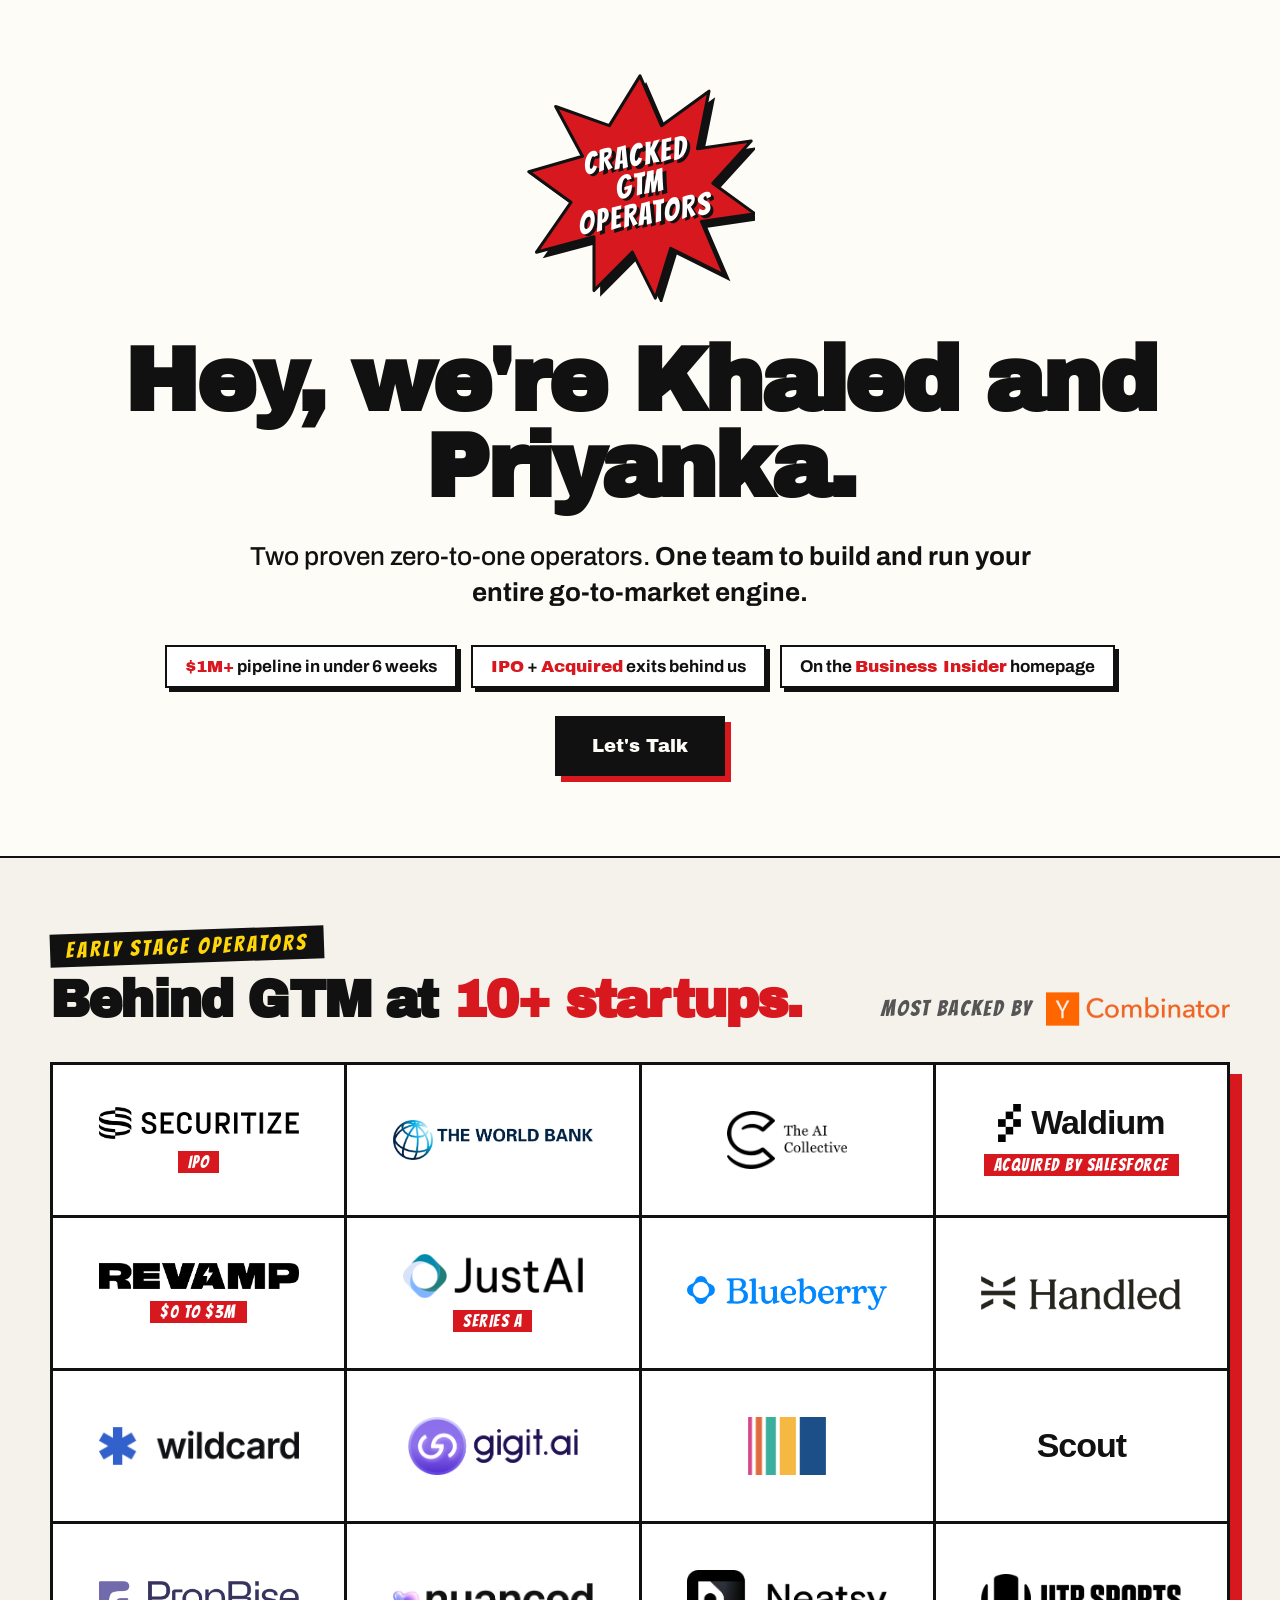
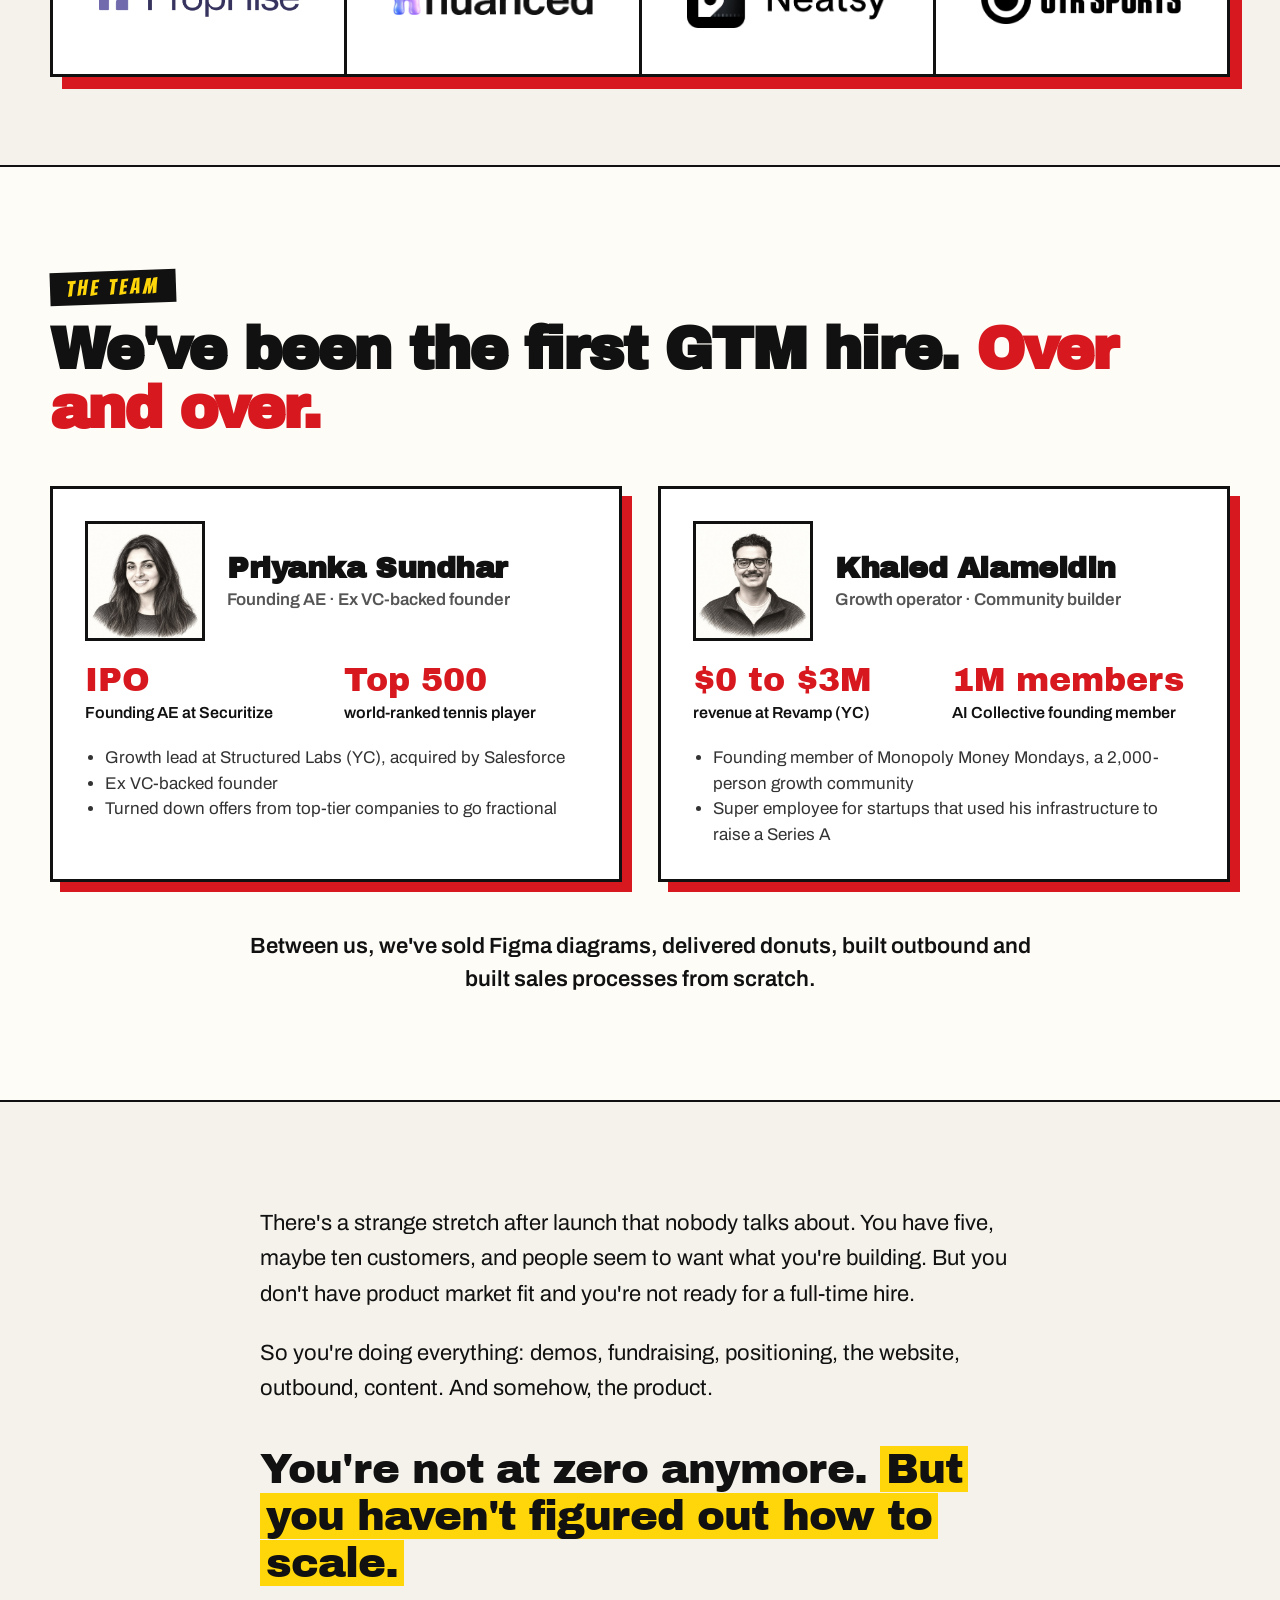
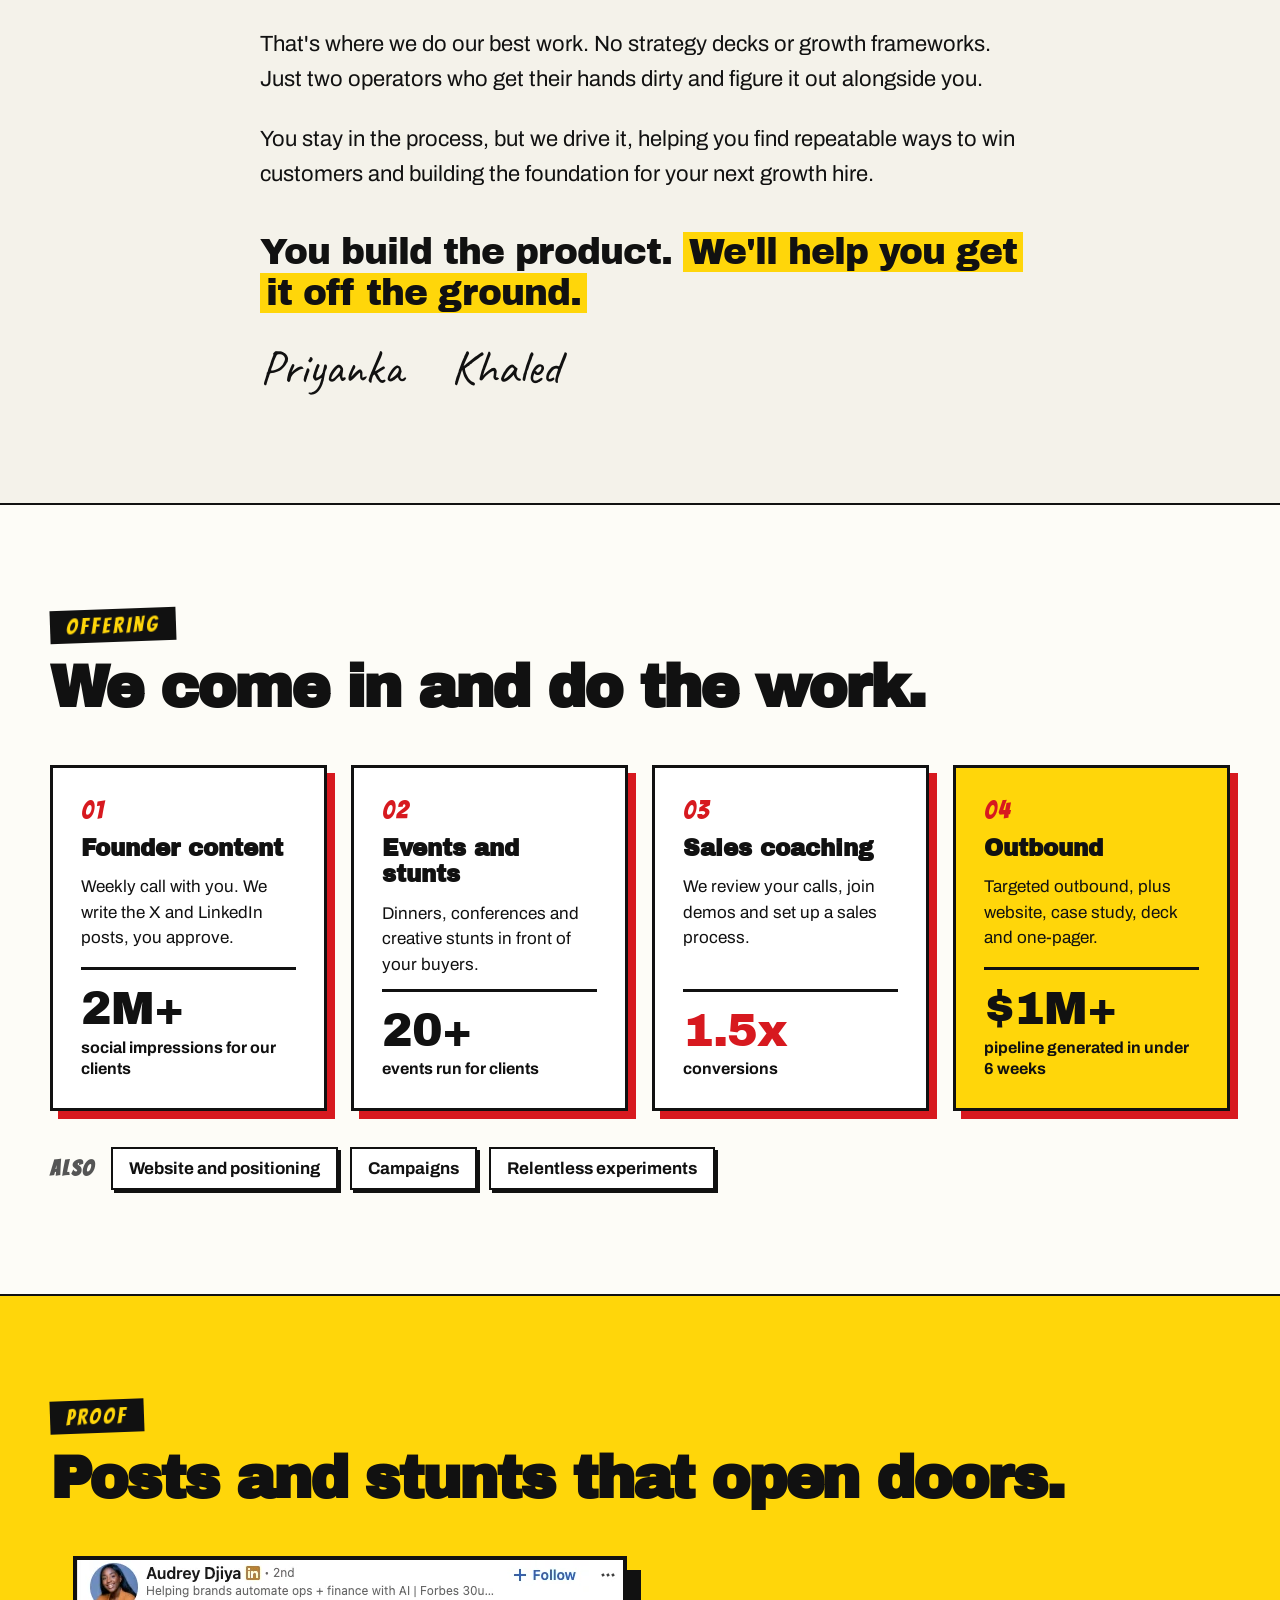
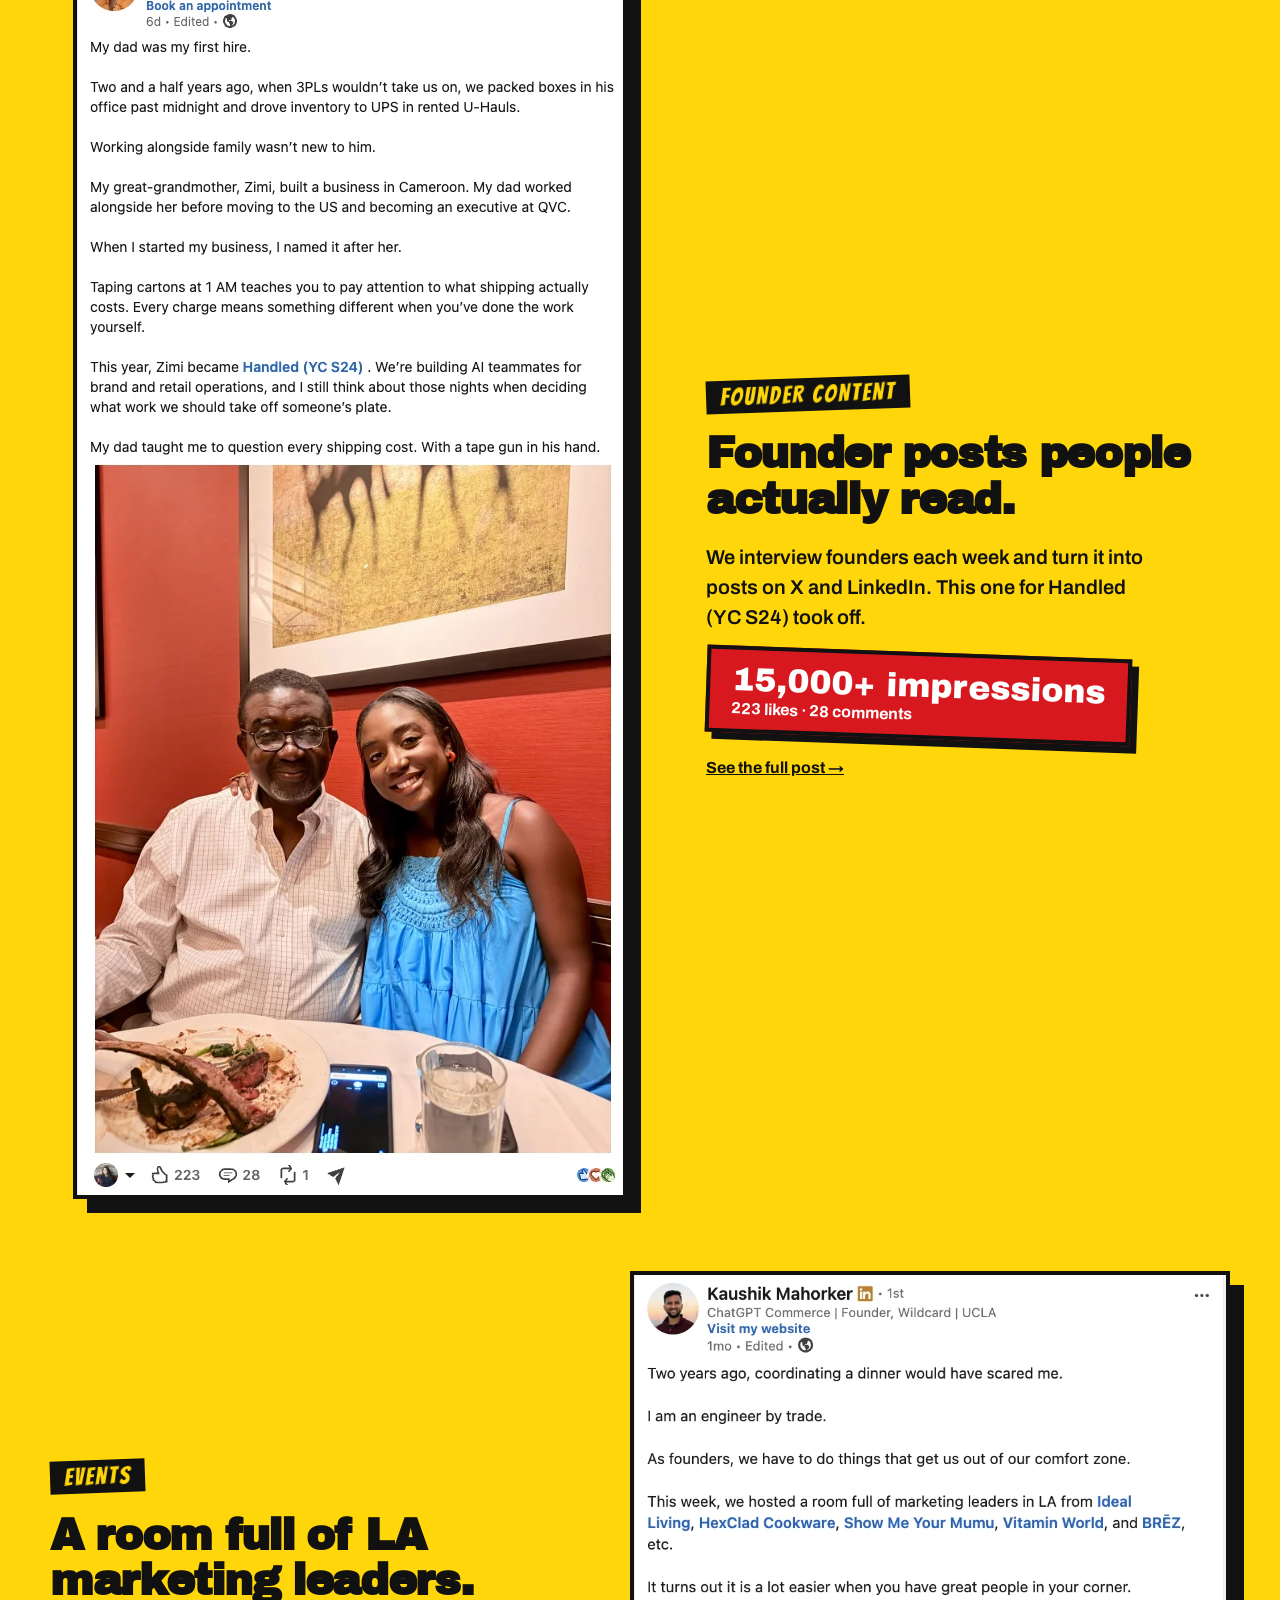
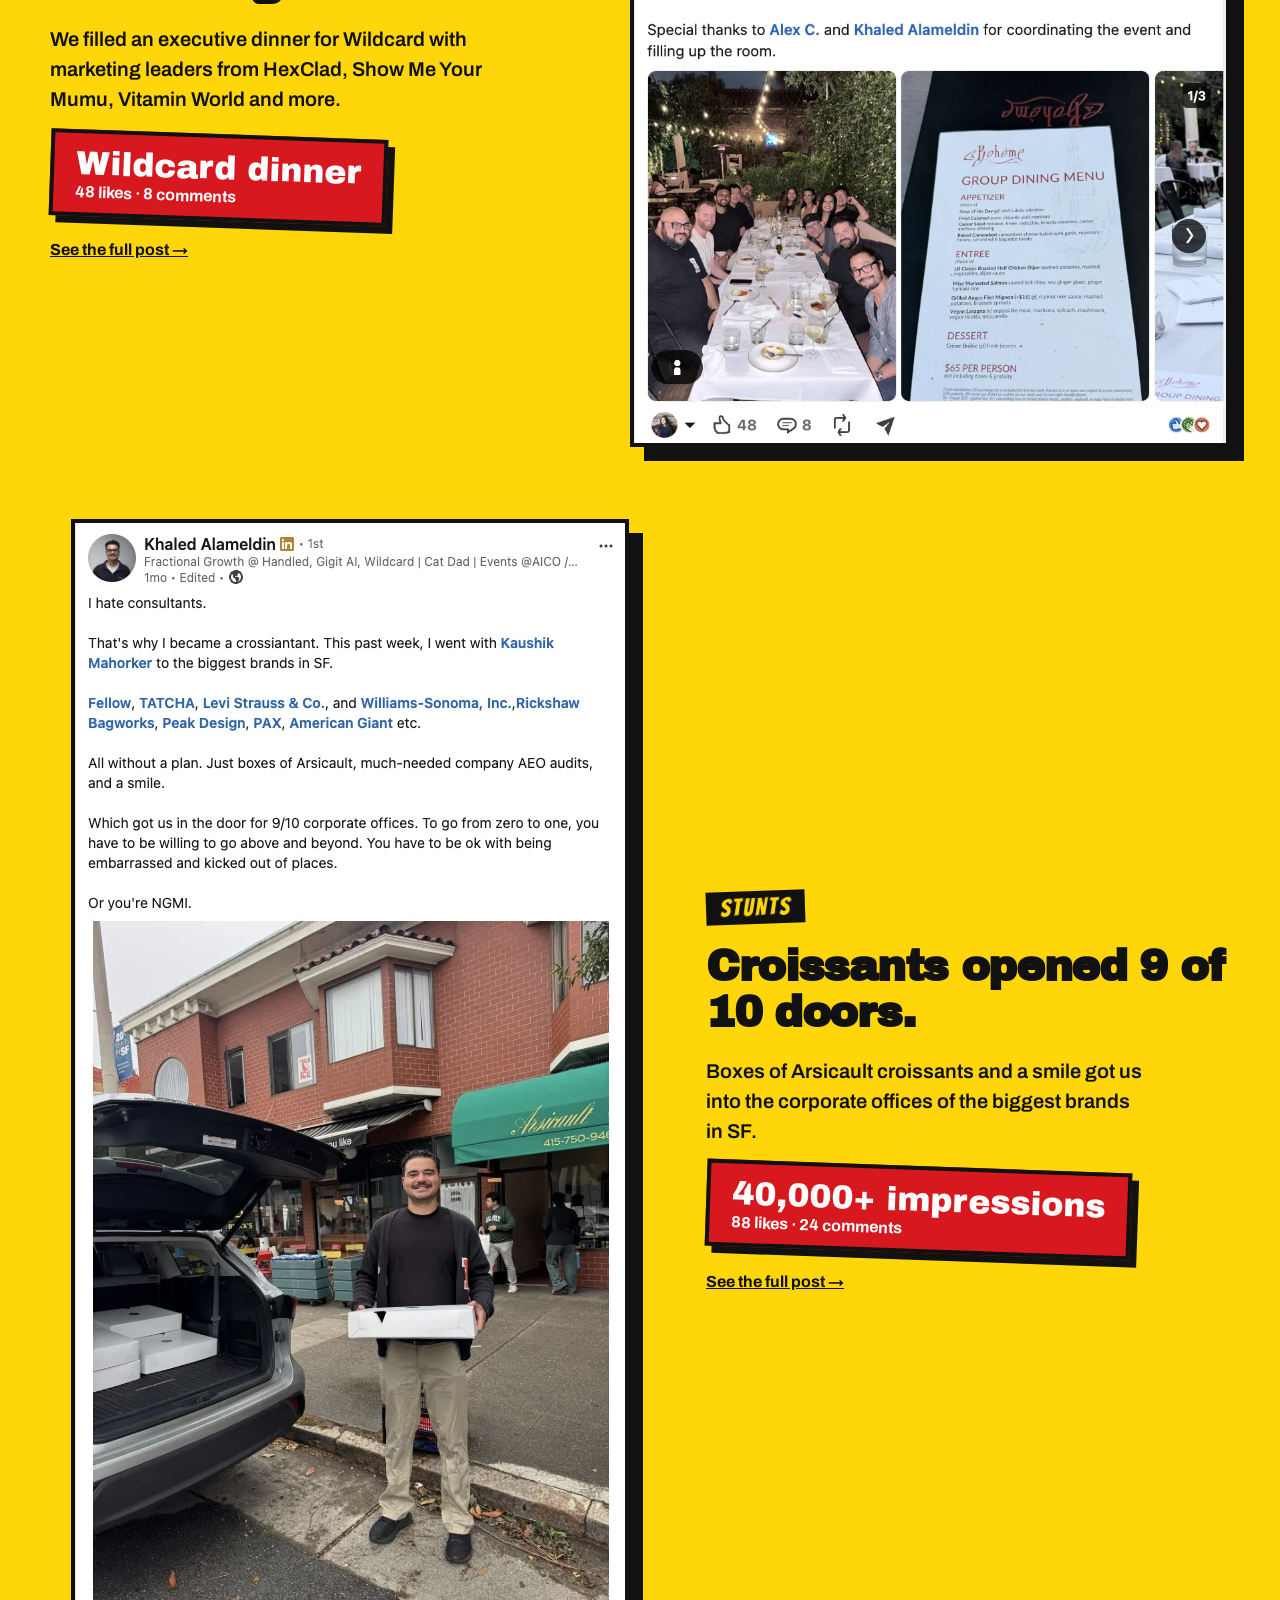
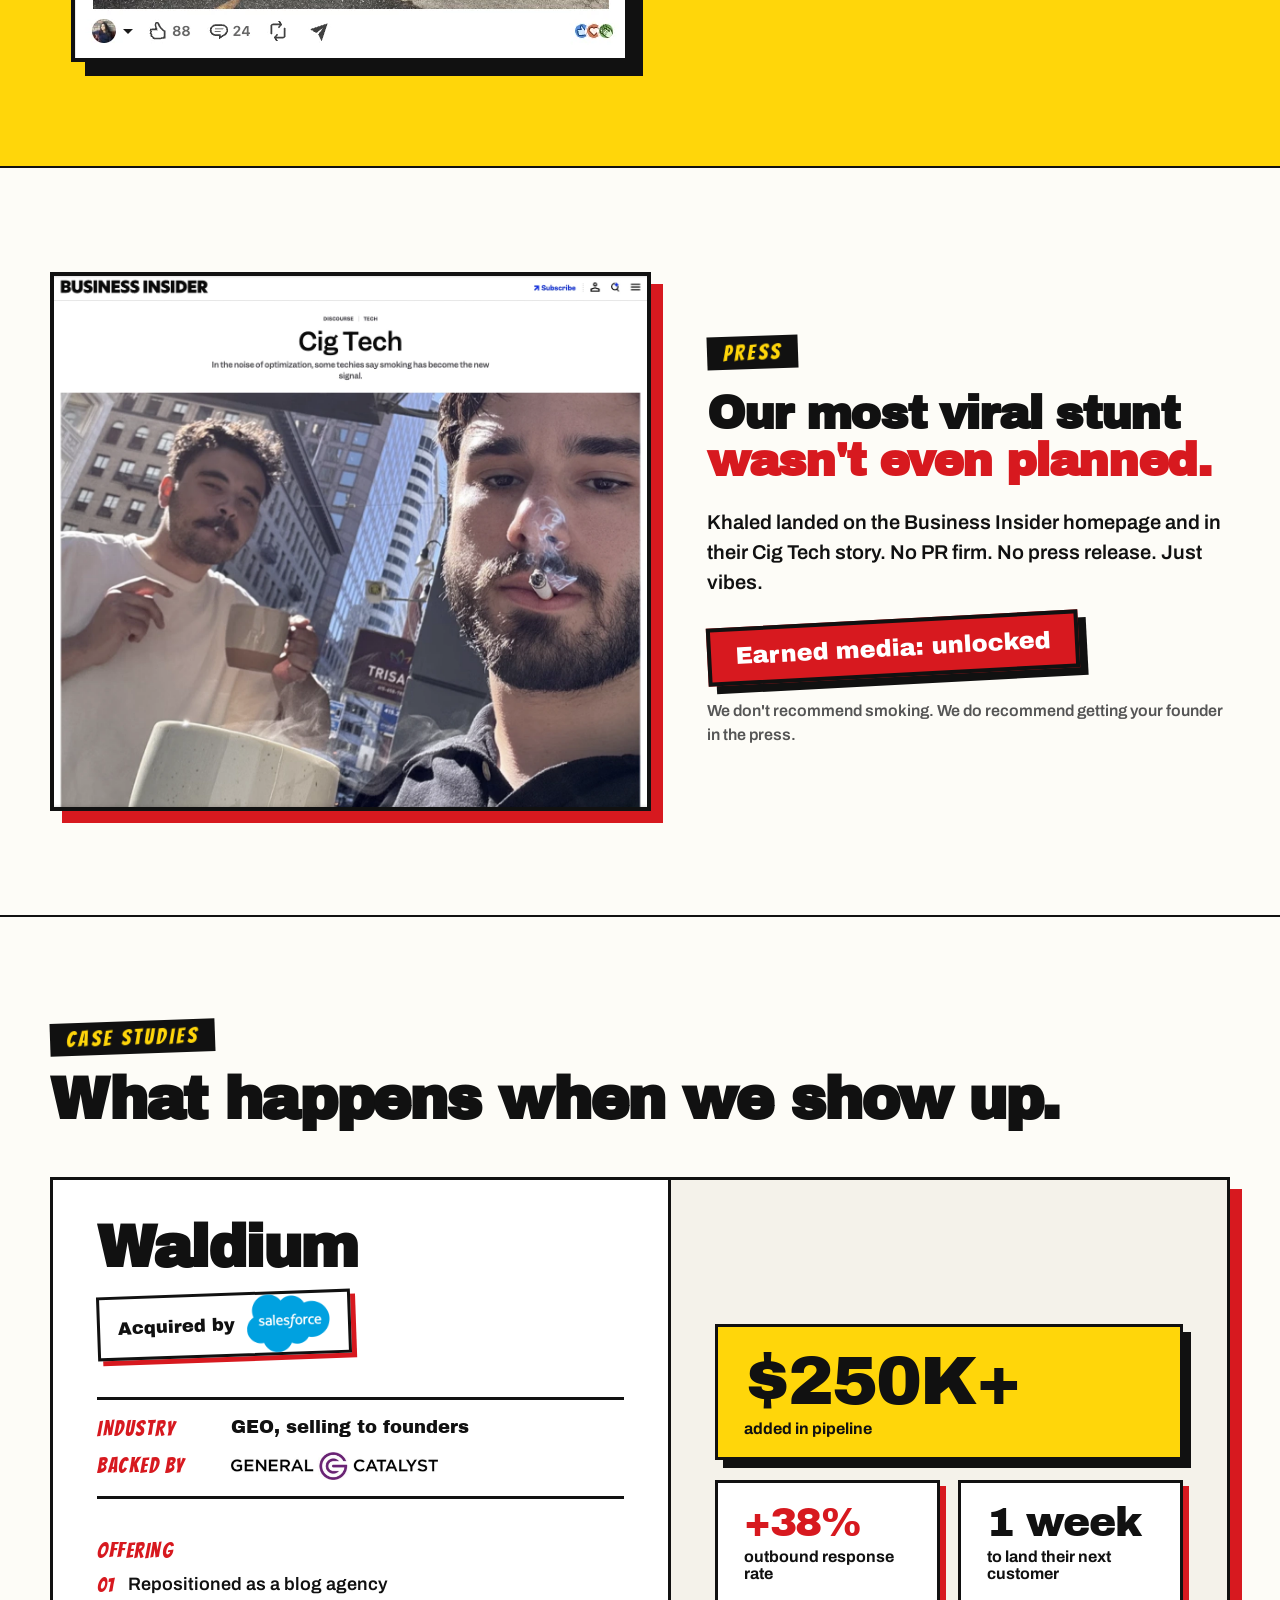
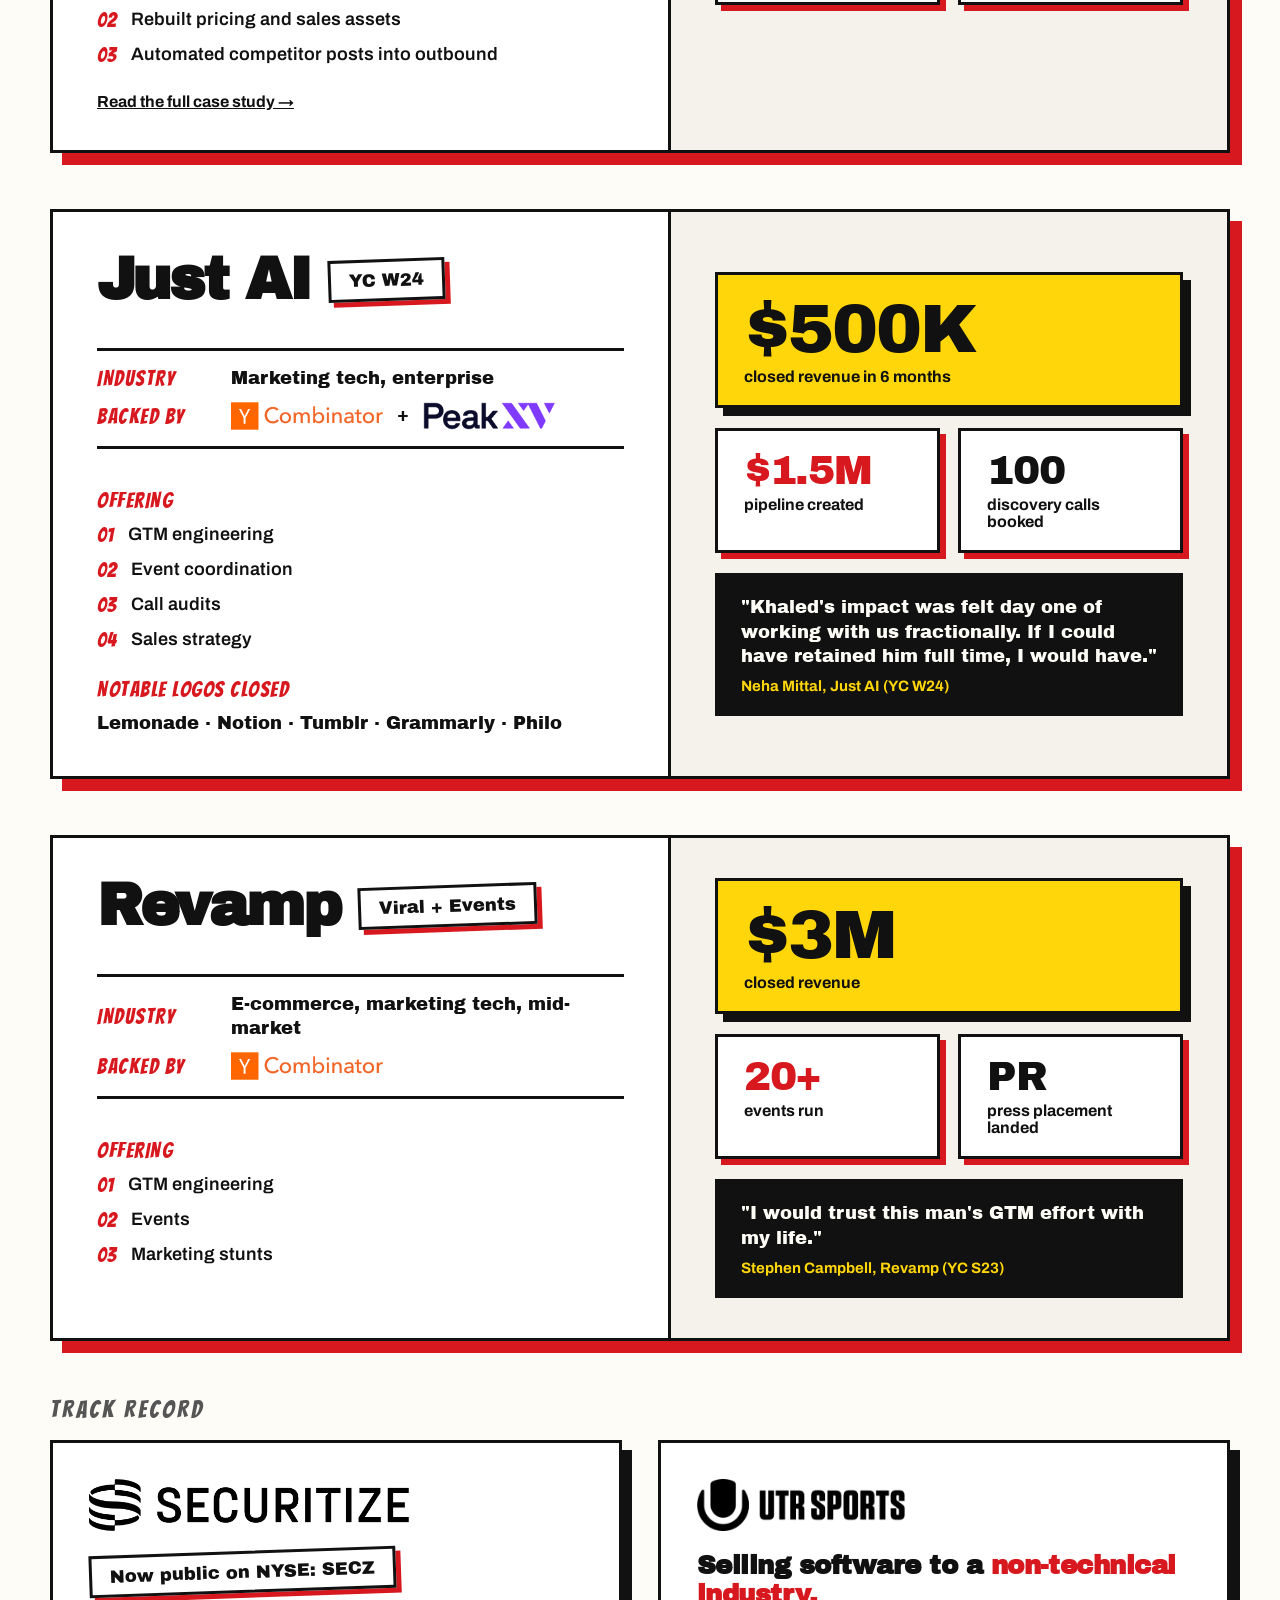
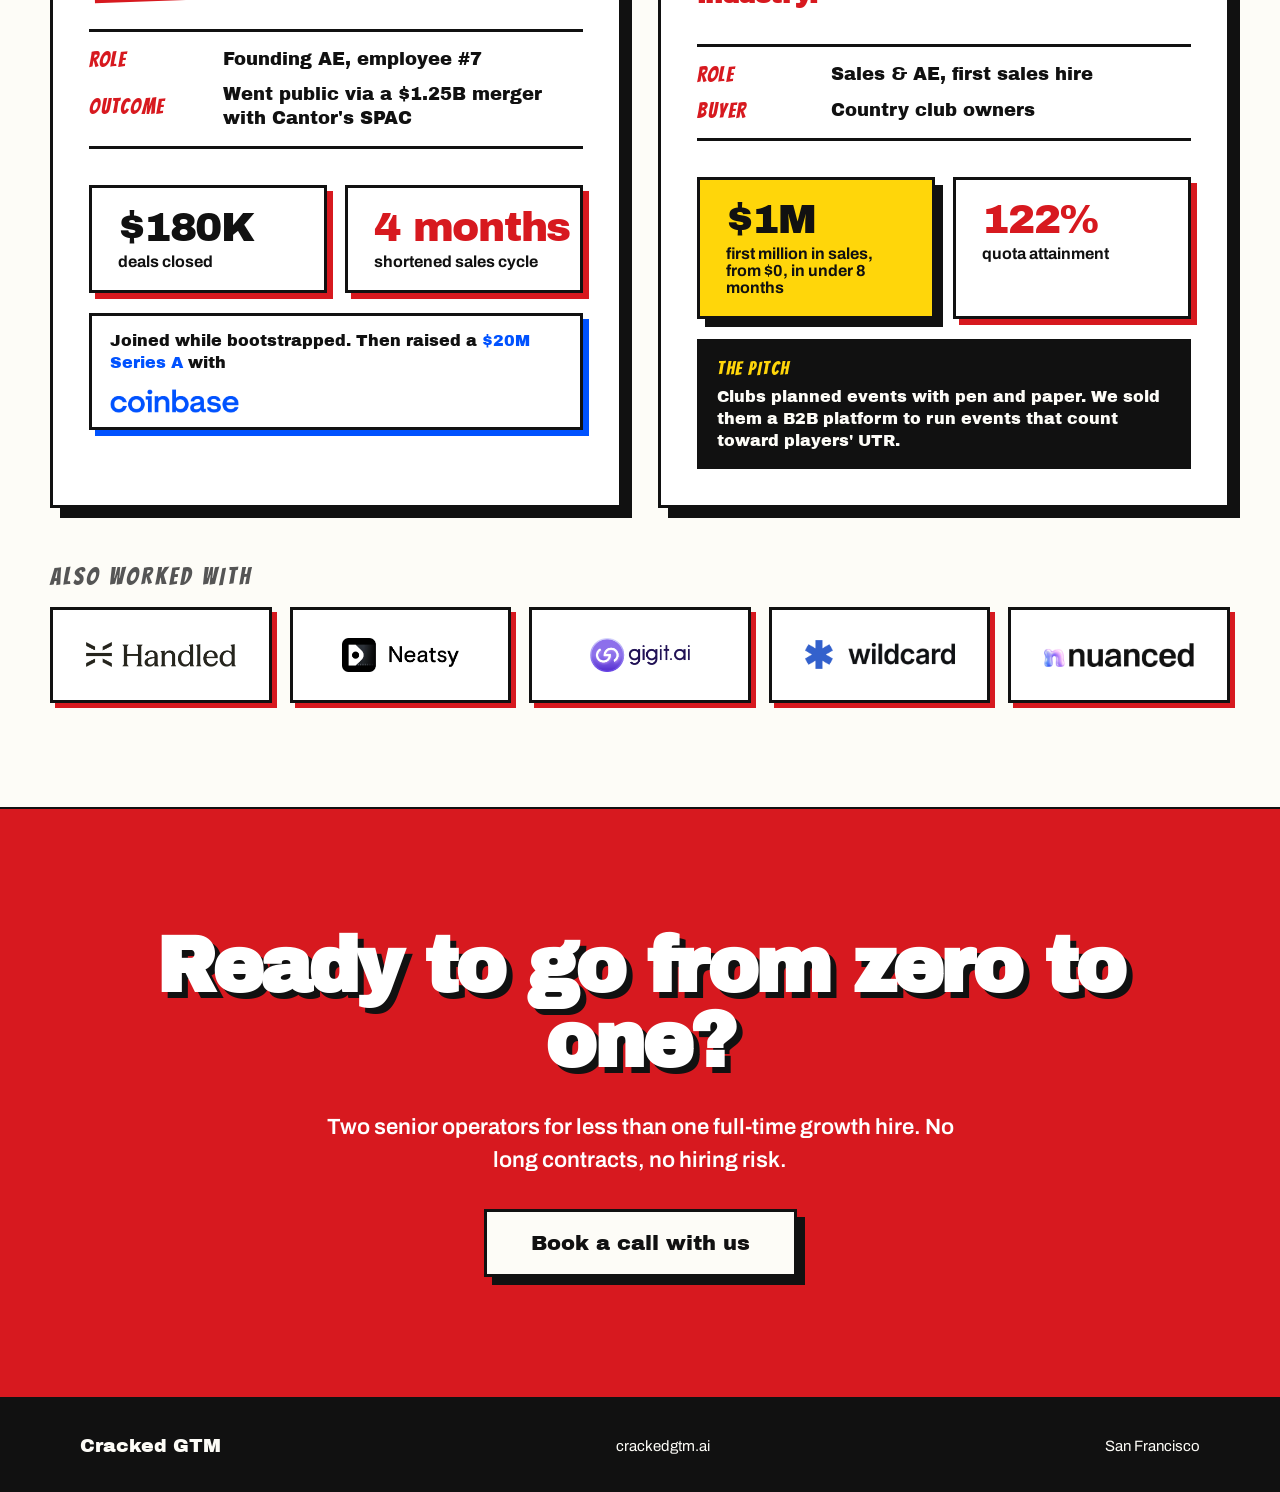
<file: index.html>
<!doctype html>
<html lang="en">
<head>
<meta charset="utf-8">
<meta name="viewport" content="width=device-width, initial-scale=1">
<title>Cracked GTM | Zero-to-one go-to-market operators</title>
<meta name="description" content="Two proven zero-to-one operators. One team to build and run your entire go-to-market engine.">
<meta property="og:title" content="Cracked GTM">
<meta property="og:description" content="Two proven zero-to-one operators. One team to build and run your entire go-to-market engine.">
<meta property="og:type" content="website">
<meta property="og:url" content="https://crackedgtm.ai">
<meta property="og:image" content="https://crackedgtm.ai/assets/og-image.png">
<meta property="og:image:width" content="1200">
<meta property="og:image:height" content="630">
<meta property="og:image:alt" content="Cracked GTM: Khaled and Priyanka, zero-to-one go-to-market operators">
<meta property="og:site_name" content="Cracked GTM">
<meta name="twitter:card" content="summary_large_image">
<meta name="twitter:image" content="https://crackedgtm.ai/assets/og-image.png">
<meta name="theme-color" content="#FDFCF7">
<link rel="icon" href="favicon.svg" type="image/svg+xml">
<link rel="preconnect" href="https://fonts.googleapis.com">
<link rel="preconnect" href="https://fonts.gstatic.com" crossorigin>
<link href="https://fonts.googleapis.com/css2?family=Archivo+Black&family=Archivo:wght@400;500;600;700&family=Bangers&family=Caveat:wght@600&display=swap" rel="stylesheet">
<style>
:root{--ink:#111111;--paper:#FDFCF7;--red:#D7191F;--yellow:#FFD60A;--band:#F4F2EA;--muted:#555555}
*{box-sizing:border-box}
html{scroll-behavior:smooth}
body{margin:0;background:var(--paper);color:var(--ink);font-family:'Archivo',system-ui,sans-serif;-webkit-font-smoothing:antialiased}
a{color:var(--ink)}
img{display:block;max-width:100%}
.display{font-family:'Archivo Black',sans-serif}
.comic{font-family:'Bangers',cursive;font-weight:400}
.wrap{width:100%;max-width:1180px;margin:0 auto}
section{border-bottom:2px solid var(--ink);padding:104px 24px}
.hl{background:var(--yellow);padding:0 6px;box-decoration-break:clone;-webkit-box-decoration-break:clone}
.red{color:var(--red)}
.kicker{display:inline-block;align-self:flex-start;padding:5px 16px;background:var(--ink);color:var(--yellow);font-family:'Bangers',cursive;font-size:22px;letter-spacing:3px;transform:rotate(-2deg)}
.sec-head{display:flex;flex-direction:column;gap:16px;margin-bottom:48px}
.sec-head h2{margin:0;font-family:'Archivo Black',sans-serif;font-size:clamp(36px,4.6vw,60px);line-height:1;letter-spacing:-.035em}
.tag{display:inline-block;padding:2px 10px;background:var(--red);color:#fff;font-family:'Bangers',cursive;font-size:17px;letter-spacing:1.5px;white-space:nowrap}

/* hero */
.hero{border-bottom:none;padding:72px 24px 80px;display:flex;flex-direction:column;align-items:center;gap:28px;text-align:center}
.burst{position:relative;width:230px;height:230px}
.burst svg{position:absolute;inset:0;width:100%;height:100%}
.burst span{position:absolute;left:0;right:0;top:30%;font-family:'Bangers',cursive;font-size:31px;line-height:.95;letter-spacing:2px;color:#fff;transform:rotate(-9deg);text-shadow:3px 3px 0 var(--ink)}
.hero h1{margin:8px 0 0;max-width:1060px;font-family:'Archivo Black',sans-serif;font-size:clamp(48px,7vw,92px);line-height:.96;letter-spacing:-.035em}
.hero p{margin:0;max-width:820px;font-size:clamp(20px,2.2vw,26px);line-height:1.4;font-weight:500}
.hero p strong{font-weight:700}
.hero-proof{display:flex;flex-wrap:wrap;justify-content:center;gap:14px;margin-top:6px}
.hero-proof span{padding:10px 18px;background:#fff;border:2px solid var(--ink);box-shadow:4px 4px 0 var(--ink);font-weight:700;font-size:17px}
.hero-proof span b{font-family:'Archivo Black',sans-serif;font-weight:400;color:var(--red)}
.btn{display:inline-flex;align-items:center;justify-content:center;min-height:60px;padding:0 34px;font-family:'Archivo Black',sans-serif;font-size:18px;text-decoration:none;border:3px solid var(--ink);transition:transform .12s ease,box-shadow .12s ease}
.btn:hover{transform:translate(-2px,-2px)}
.btn-dark{background:var(--ink);color:var(--paper);box-shadow:6px 6px 0 var(--red)}
.btn-dark:hover{box-shadow:8px 8px 0 var(--red);color:var(--paper)}
.btn-light{background:var(--paper);color:var(--ink);box-shadow:8px 8px 0 var(--ink);min-height:68px;padding:0 44px;font-size:21px}
.btn-light:hover{box-shadow:10px 10px 0 var(--ink);color:var(--ink)}

/* logo wall */
.logos{border-top:2px solid var(--ink);background:var(--band);padding:72px 24px 88px}
.logos-head{display:flex;justify-content:space-between;align-items:flex-end;gap:24px;flex-wrap:wrap;margin-bottom:36px}
.logos-head h2{margin:12px 0 0;font-family:'Archivo Black',sans-serif;font-size:clamp(32px,4vw,52px);line-height:1;letter-spacing:-.035em}
.backed{display:flex;align-items:center;gap:14px}
.backed span{font-family:'Bangers',cursive;font-size:22px;letter-spacing:2px;color:var(--muted)}
.backed img{height:34px;width:auto}
.logo-wall{display:grid;grid-template-columns:repeat(4,minmax(0,1fr));gap:3px;background:var(--ink);border:3px solid var(--ink);box-shadow:12px 12px 0 var(--red)}
.logo-wall div{min-height:150px;padding:22px 18px;background:#fff;display:flex;flex-direction:column;align-items:center;justify-content:center;gap:12px}
.logo-wall img{max-width:200px;max-height:44px;width:auto;height:auto;object-fit:contain}
.logo-wall .tall img{max-height:58px}
.logo-wall .word{font-family:Arial,sans-serif;font-size:34px;font-weight:700;letter-spacing:-1px}
.logo-wall .wm{display:flex;align-items:center;gap:10px}
.logo-wall .wm img{height:38px;width:auto}

/* team */
.team-grid{display:grid;grid-template-columns:repeat(2,minmax(0,1fr));gap:36px}
.person{padding:32px;background:#fff;border:3px solid var(--ink);box-shadow:10px 10px 0 var(--red);display:flex;flex-direction:column;gap:22px}
.person-top{display:flex;align-items:center;gap:22px}
.person-top img{width:120px;height:120px;flex-shrink:0;object-fit:cover;border:3px solid var(--ink);mix-blend-mode:multiply}
.person h3{margin:0;font-family:'Archivo Black',sans-serif;font-size:30px;letter-spacing:-.015em}
.person .role{margin:6px 0 0;font-size:17px;font-weight:600;color:var(--muted)}
.big-stats{display:grid;grid-template-columns:repeat(2,minmax(0,1fr));gap:16px}
.big-stats div{display:flex;flex-direction:column;gap:4px}
.big-stats b{font-family:'Archivo Black',sans-serif;font-weight:400;font-size:clamp(26px,2.6vw,34px);line-height:1.05;color:var(--red);white-space:nowrap}
.big-stats span{font-size:16px;font-weight:600;line-height:1.35}
.person ul{margin:0;padding:0 0 0 20px;font-size:17px;line-height:1.5;color:#333}
.team-foot{margin:48px auto 0;max-width:820px;font-size:22px;line-height:1.5;text-align:center;font-weight:600}

/* note */
.note{display:flex;justify-content:center;padding:104px 24px 112px;background:var(--band)}
.note .col{width:100%;max-width:760px;display:flex;flex-direction:column;gap:24px;font-size:22px;line-height:1.6}
.note p{margin:0}
.pull{margin:16px 0!important;font-family:'Archivo Black',sans-serif;font-size:clamp(30px,3.6vw,42px);line-height:1.12;letter-spacing:-.025em}
.closer{margin-top:16px!important;font-family:'Archivo Black',sans-serif;font-size:clamp(28px,3vw,36px);line-height:1.15;letter-spacing:-.028em}
.sigs{display:flex;gap:48px;margin-top:4px;font-family:'Caveat',cursive;font-size:48px;line-height:1}

/* offering */
.offer-grid{display:grid;grid-template-columns:repeat(4,minmax(0,1fr));gap:24px}
.offer{padding:28px;background:#fff;border:3px solid var(--ink);box-shadow:8px 8px 0 var(--red);display:flex;flex-direction:column;gap:12px}
.offer.y{background:var(--yellow)}
.offer .n{font-family:'Bangers',cursive;font-size:26px;letter-spacing:2px;color:var(--red)}
.offer h3{margin:0;font-family:'Archivo Black',sans-serif;font-size:23px;line-height:1.15}
.offer p{margin:0;font-size:17px;line-height:1.5}
.offer .result{margin-top:auto;padding-top:16px;border-top:3px solid var(--ink);display:flex;flex-direction:column;gap:4px}
.offer .result b{font-family:'Archivo Black',sans-serif;font-weight:400;font-size:clamp(36px,3.6vw,48px);line-height:1;letter-spacing:-.02em}
.offer .result span{font-size:16px;font-weight:700;line-height:1.35}
.chips{display:flex;flex-wrap:wrap;gap:12px;margin-top:36px;font-size:17px;font-weight:700;align-items:center}
.chips em{font-style:normal;font-family:'Bangers',cursive;font-size:22px;letter-spacing:2px;color:var(--muted);margin-right:4px}
.chips span{padding:10px 16px;background:#fff;border:2px solid var(--ink);box-shadow:3px 3px 0 var(--ink)}

/* proof: posts */
.proof{background:var(--yellow)}
.posts{display:flex;flex-direction:column;gap:72px}
.post{display:grid;grid-template-columns:600px 1fr;gap:56px;align-items:center}
.post.flip{grid-template-columns:1fr 600px}
.post.flip .post-frame{order:2}
.post-frame{display:block;width:fit-content;max-width:100%;justify-self:center;background:#fff;border:4px solid var(--ink);box-shadow:14px 14px 0 var(--ink)}
.post-frame img{width:auto;max-width:100%;height:auto}
.post-copy{display:flex;flex-direction:column;align-items:flex-start;gap:20px}
.post-copy .k{font-family:'Bangers',cursive;font-size:24px;letter-spacing:2px;padding:4px 14px;background:var(--ink);color:var(--yellow);transform:rotate(-2deg)}
.post-copy h3{margin:0;font-family:'Archivo Black',sans-serif;font-size:clamp(30px,3.4vw,46px);line-height:1.05;letter-spacing:-.03em}
.post-copy p{margin:0;font-size:20px;line-height:1.5;font-weight:600;max-width:440px}
.post-chip{padding:12px 22px;background:var(--red);color:#fff;border:4px solid var(--ink);box-shadow:7px 7px 0 var(--ink);display:flex;flex-direction:column;gap:2px;transform:rotate(2deg)}
.post-chip b{font-family:'Archivo Black',sans-serif;font-weight:400;font-size:clamp(24px,2.6vw,34px);white-space:nowrap}
.post-chip span{font-size:16px;font-weight:700;white-space:nowrap}
.post-open{font-weight:700;font-size:16px}

/* press */
.press-grid{display:grid;grid-template-columns:1.15fr 1fr;gap:56px;align-items:center}
.press-grid > img{width:100%;max-width:645px;height:auto;border:4px solid var(--ink);box-shadow:12px 12px 0 var(--red)}
.press-copy{display:flex;flex-direction:column;gap:22px}
.press-copy h2{margin:0;font-family:'Archivo Black',sans-serif;font-size:clamp(32px,3.6vw,48px);line-height:1.02;letter-spacing:-.03em}
.press-copy p{margin:0;font-size:20px;line-height:1.5;font-weight:600}
.press-copy .stamp{align-self:flex-start;padding:12px 24px;background:var(--red);color:#fff;border:4px solid var(--ink);box-shadow:8px 8px 0 var(--ink);font-family:'Archivo Black',sans-serif;font-size:24px;transform:rotate(-3deg)}
.press-copy .fine{font-size:16px;color:var(--muted)}

/* case studies */
.cases{display:flex;flex-direction:column;gap:56px}
.case{background:#fff;border:3px solid var(--ink);box-shadow:12px 12px 0 var(--red);display:grid;grid-template-columns:1.1fr 1fr}
.case-left{padding:40px 44px;display:flex;flex-direction:column;gap:24px}
.case-name{display:flex;align-items:center;flex-wrap:wrap;gap:18px}
.case-name h3{margin:0;font-family:'Archivo Black',sans-serif;font-size:clamp(40px,4.6vw,64px);line-height:.95;letter-spacing:-.035em}
.badge{display:inline-flex;align-items:center;gap:12px;padding:8px 18px;background:#fff;border:3px solid var(--ink);box-shadow:5px 5px 0 var(--red);transform:rotate(-2deg);font-family:'Archivo Black',sans-serif;font-size:18px;white-space:nowrap}
.badge img{height:58px;width:auto;margin:-8px 0}
.facts{border-top:3px solid var(--ink);border-bottom:3px solid var(--ink);padding:16px 0;display:flex;flex-direction:column;gap:12px}
.facts div{display:flex;align-items:center;gap:16px}
.facts dt{width:118px;flex-shrink:0;font-family:'Bangers',cursive;font-size:21px;letter-spacing:1.5px;color:var(--red)}
.facts dd{margin:0;font-family:'Archivo Black',sans-serif;font-size:18px;line-height:1.3;display:flex;align-items:center;flex-wrap:wrap;gap:14px}
.facts dd img{height:28px;width:auto}
.facts dl{margin:0}
.did h4{margin:0 0 10px;font-family:'Bangers',cursive;font-weight:400;font-size:21px;letter-spacing:1.5px;color:var(--red)}
.did ol{margin:0;padding:0;list-style:none;counter-reset:d;display:flex;flex-direction:column;gap:8px}
.did li{counter-increment:d;display:flex;gap:14px;font-size:18px;font-weight:600;line-height:1.35}
.did li::before{content:counter(d,decimal-leading-zero);font-family:'Bangers',cursive;font-weight:400;font-size:20px;letter-spacing:1px;color:var(--red)}
.closed{font-family:'Archivo Black',sans-serif;font-size:18px;line-height:1.4}
.case-right{padding:40px 44px;background:var(--band);border-left:3px solid var(--ink);display:flex;flex-direction:column;justify-content:center;gap:20px}
.res{padding:20px 26px;background:#fff;border:3px solid var(--ink);box-shadow:6px 6px 0 var(--red);display:flex;flex-direction:column;gap:4px}
.res.hero-res{background:var(--yellow);box-shadow:8px 8px 0 var(--ink)}
.res b{font-family:'Archivo Black',sans-serif;font-weight:400;font-size:clamp(30px,3.2vw,44px);line-height:1;letter-spacing:-.03em;white-space:nowrap}
.res.hero-res b{font-size:clamp(48px,5.4vw,80px)}
.track .res.hero-res b{font-size:clamp(30px,3.2vw,44px)}
.res .red-n{color:var(--red)}
.res span{font-size:16px;font-weight:700}
.res-pair{display:grid;grid-template-columns:repeat(2,minmax(0,1fr));gap:18px}
.quote{margin:0;padding:22px 26px;background:var(--ink);color:var(--paper);display:flex;flex-direction:column;gap:10px}
.quote p{margin:0;font-family:'Archivo Black',sans-serif;font-size:18px;line-height:1.35}
.quote cite{font-style:normal;font-size:15px;font-weight:700;color:var(--yellow)}
.case-link{align-self:flex-start;font-weight:700;font-size:16px}
.track-grid{display:grid;grid-template-columns:repeat(2,minmax(0,1fr));gap:36px}
.track{background:#fff;border:3px solid var(--ink);box-shadow:10px 10px 0 var(--ink);padding:36px;display:flex;flex-direction:column;gap:20px}
.track-logo{height:52px;width:auto;align-self:flex-start}
.track h3{margin:0;font-family:'Archivo Black',sans-serif;font-size:26px;line-height:1.1;letter-spacing:-.02em}
.track .callout{padding:14px 18px;border:3px solid var(--ink);box-shadow:6px 6px 0 #0052FF;display:flex;align-items:center;gap:16px;flex-wrap:wrap;font-family:'Archivo Black',sans-serif;font-size:16px;line-height:1.35}
.track .callout img{height:24px;width:auto}
.track .story{padding:16px 20px;background:var(--ink);color:var(--paper);font-family:'Archivo Black',sans-serif;font-size:16px;line-height:1.4}
.track .story b{display:block;font-family:'Bangers',cursive;font-weight:400;font-size:19px;letter-spacing:1.5px;color:var(--yellow);margin-bottom:4px}
.more-label{margin:56px 0 18px;font-family:'Bangers',cursive;font-weight:400;font-size:24px;letter-spacing:3px;color:var(--muted)}
.mini-grid{display:grid;grid-template-columns:repeat(5,minmax(0,1fr));gap:18px}
.mini-grid div{min-height:96px;padding:12px;display:flex;align-items:center;justify-content:center;background:#fff;border:3px solid var(--ink);box-shadow:5px 5px 0 var(--red)}
.mini-grid img{max-height:34px;max-width:150px;width:auto;height:auto}

/* cta */
.cta{background:var(--red);color:#fff;padding:120px 24px;display:flex;flex-direction:column;align-items:center;gap:32px;text-align:center}
.cta h2{margin:0;max-width:1000px;font-family:'Archivo Black',sans-serif;font-size:clamp(48px,6vw,84px);line-height:.98;letter-spacing:-.035em;text-shadow:6px 6px 0 var(--ink)}
.cta p{margin:0;max-width:640px;font-size:22px;line-height:1.5;font-weight:600}

footer{background:var(--ink);color:var(--paper);padding:36px 80px;display:flex;align-items:center;justify-content:space-between;gap:24px;font-size:15px}
footer a{color:var(--paper)}

@media (max-width:1100px){
  .offer-grid{grid-template-columns:repeat(2,minmax(0,1fr))}
  .mini-grid{grid-template-columns:repeat(3,minmax(0,1fr))}
}
@media (max-width:900px){
  .logo-wall{grid-template-columns:repeat(2,minmax(0,1fr))}
  .team-grid,.track-grid,.press-grid{grid-template-columns:1fr}
  .case{grid-template-columns:1fr}
  .case-right{border-left:none;border-top:3px solid var(--ink)}
  .post,.post.flip{grid-template-columns:1fr;gap:28px}
  .post.flip .post-frame{order:0}
}
@media (max-width:820px){
  section{padding:72px 20px}
  .hero{padding:48px 20px 64px}
  .burst{width:180px;height:180px}
  .burst span{font-size:24px}
  .logos{padding:56px 20px 64px}
  .logo-wall div{min-height:120px;padding:16px 10px}
  .logo-wall img{max-width:130px;max-height:34px}
  .logo-wall .word{font-size:26px}
  .tag{font-size:14px}
  .person{padding:24px}
  .person-top img{width:96px;height:96px}
  .note .col{font-size:19px}
  .offer-grid{grid-template-columns:1fr}
  .case-left,.case-right{padding:28px 24px}
  .facts div{flex-direction:column;align-items:flex-start;gap:6px}
  .res-pair{grid-template-columns:1fr 1fr}
  .track{padding:26px}
  .mini-grid{grid-template-columns:repeat(2,minmax(0,1fr))}
  .cta{padding:88px 20px}
  .cta p{font-size:19px}
  footer{flex-direction:column;padding:32px 20px;text-align:center}
}
@media (max-width:420px){
  .big-stats{grid-template-columns:1fr}
  .res-pair{grid-template-columns:1fr}
}
</style>
</head>
<body>

<header class="hero" id="top">
  <div class="burst" role="img" aria-label="Cracked GTM logo">
    <svg viewBox="0 0 300 300" aria-hidden="true">
      <polygon points="150,5 178,70 240,25 225,100 295,90 245,145 300,185 230,195 260,265 190,230 170,295 140,235 90,285 90,215 15,235 60,170 5,130 75,110 40,45 110,70" fill="#111111" transform="translate(8,8)"/>
      <polygon points="150,5 178,70 240,25 225,100 295,90 245,145 300,185 230,195 260,265 190,230 170,295 140,235 90,285 90,215 15,235 60,170 5,130 75,110 40,45 110,70" fill="#D7191F" stroke="#111111" stroke-width="4" stroke-linejoin="round"/>
    </svg>
    <span>CRACKED<br>GTM<br>OPERATORS</span>
  </div>
  <h1>Hey, we're Khaled and Priyanka.</h1>
  <p>Two proven zero-to-one operators. <strong>One team to build and run your entire go-to-market engine.</strong></p>
  <div class="hero-proof" aria-label="Highlights">
    <span><b>$1M+</b> pipeline in under 6 weeks</span>
    <span><b>IPO</b> + <b>Acquired</b> exits behind us</span>
    <span>On the <b>Business Insider</b> homepage</span>
  </div>
  <a class="btn btn-dark" href="https://calendly.com/d/dtd7-vd3-fhw/discovery-call" target="_blank" rel="noopener">Let's Talk</a>
</header>

<section class="logos" aria-labelledby="logos-title">
  <div class="wrap">
    <div class="logos-head">
      <div>
        <span class="kicker">EARLY STAGE OPERATORS</span>
        <h2 id="logos-title">Behind GTM at <span class="red">10+ startups.</span></h2>
      </div>
      <div class="backed"><span>MOST BACKED BY</span><img src="assets/logos/ycombinator.png" alt="Y Combinator" width="520" height="96"></div>
    </div>
    <div class="logo-wall">
      <div><img src="assets/logos/securitize.png" alt="Securitize" width="627" height="102"><span class="tag">IPO</span></div>
      <div><img src="assets/logos/world-bank.png" alt="World Bank" width="617" height="124"></div>
      <div class="tall"><img src="assets/logos/ai-collective.png" alt="The AI Collective" width="260" height="126"></div>
      <div><span class="wm"><img src="assets/logos/waldium-mark.png" alt="" width="76" height="126"><span class="word">Waldium</span></span><span class="tag">ACQUIRED BY SALESFORCE</span></div>
      <div><img src="assets/logos/revamp.png" alt="Revamp" width="627" height="80"><span class="tag">$0 TO $3M</span></div>
      <div><img src="assets/logos/justai.png" alt="JustAI" width="410" height="100"><span class="tag">SERIES A</span></div>
      <div><img src="assets/logos/blueberry.png" alt="Blueberry" width="627" height="107"></div>
      <div><img src="assets/logos/handled.png" alt="Handled" width="583" height="98"></div>
      <div><img src="assets/logos/wildcard.png" alt="Wildcard" width="430" height="82"></div>
      <div class="tall"><img src="assets/logos/gigit.png" alt="Gigit" width="369" height="126"></div>
      <div class="tall"><img src="assets/logos/hue.png" alt="Hue" width="171" height="126"></div>
      <div><span class="word">Scout</span></div>
      <div><img src="assets/logos/proprise.png" alt="PropRise" width="627" height="114"></div>
      <div><img src="assets/logos/nuanced.png" alt="Nuanced" width="407" height="66"></div>
      <div class="tall"><img src="assets/logos/neatsy.png" alt="Neatsy" width="433" height="126"></div>
      <div class="tall"><img src="assets/logos/utr.png" alt="Universal Tennis (UTR)" width="503" height="126"></div>
    </div>
  </div>
</section>

<section class="team" id="team">
  <div class="wrap">
    <div class="sec-head">
      <span class="kicker">THE TEAM</span>
      <h2>We've been the first GTM hire. <span class="red">Over and over.</span></h2>
    </div>
    <div class="team-grid">
      <article class="person">
        <div class="person-top">
          <img src="priyanka.jpg" alt="Sketch portrait of Priyanka Sundhar" width="230" height="230">
          <div><h3>Priyanka Sundhar</h3><p class="role">Founding AE · Ex VC-backed founder</p></div>
        </div>
        <div class="big-stats">
          <div><b>IPO</b><span>Founding AE at Securitize</span></div>
          <div><b>Top 500</b><span>world-ranked tennis player</span></div>
        </div>
        <ul>
          <li>Growth lead at Structured Labs (YC), acquired by Salesforce</li>
          <li>Ex VC-backed founder</li>
          <li>Turned down offers from top-tier companies to go fractional</li>
        </ul>
      </article>
      <article class="person">
        <div class="person-top">
          <img src="khaled.jpg" alt="Sketch portrait of Khaled Alameldin" width="230" height="230">
          <div><h3>Khaled Alameldin</h3><p class="role">Growth operator · Community builder</p></div>
        </div>
        <div class="big-stats">
          <div><b>$0 to $3M</b><span>revenue at Revamp (YC)</span></div>
          <div><b>1M members</b><span>AI Collective founding member</span></div>
        </div>
        <ul>
          <li>Founding member of Monopoly Money Mondays, a 2,000-person growth community</li>
          <li>Super employee for startups that used his infrastructure to raise a Series A</li>
        </ul>
      </article>
    </div>
    <p class="team-foot">Between us, we've sold Figma diagrams, delivered donuts, built outbound and built sales processes from scratch.</p>
  </div>
</section>

<section class="note" id="note">
  <div class="col">
    <p>There's a strange stretch after launch that nobody talks about. You have five, maybe ten customers, and people seem to want what you're building. But you don't have product market fit and you're not ready for a full-time hire.</p>
    <p>So you're doing everything: demos, fundraising, positioning, the website, outbound, content. And somehow, the product.</p>
    <p class="pull">You're not at zero anymore. <span class="hl">But you haven't figured out how to scale.</span></p>
    <p>That's where we do our best work. No strategy decks or growth frameworks. Just two operators who get their hands dirty and figure it out alongside you.</p>
    <p>You stay in the process, but we drive it, helping you find repeatable ways to win customers and building the foundation for your next growth hire.</p>
    <p class="closer">You build the product. <span class="hl">We'll help you get it off the ground.</span></p>
    <div class="sigs"><span>Priyanka</span><span>Khaled</span></div>
  </div>
</section>

<section class="offering" id="offering">
  <div class="wrap">
    <div class="sec-head">
      <span class="kicker">OFFERING</span>
      <h2>We come in and do the work.</h2>
    </div>
    <div class="offer-grid">
      <article class="offer">
        <span class="n">01</span>
        <h3>Founder content</h3>
        <p>Weekly call with you. We write the X and LinkedIn posts, you approve.</p>
        <div class="result"><b>2M+</b><span>social impressions for our clients</span></div>
      </article>
      <article class="offer">
        <span class="n">02</span>
        <h3>Events and stunts</h3>
        <p>Dinners, conferences and creative stunts in front of your buyers.</p>
        <div class="result"><b>20+</b><span>events run for clients</span></div>
      </article>
      <article class="offer">
        <span class="n">03</span>
        <h3>Sales coaching</h3>
        <p>We review your calls, join demos and set up a sales process.</p>
        <div class="result"><b class="red">1.5x</b><span>conversions</span></div>
      </article>
      <article class="offer y">
        <span class="n">04</span>
        <h3>Outbound</h3>
        <p>Targeted outbound, plus website, case study, deck and one-pager.</p>
        <div class="result"><b>$1M+</b><span>pipeline generated in under 6 weeks</span></div>
      </article>
    </div>
    <div class="chips"><em>ALSO</em><span>Website and positioning</span><span>Campaigns</span><span>Relentless experiments</span></div>
  </div>
</section>

<section class="proof" id="proof">
  <div class="wrap">
    <div class="sec-head">
      <span class="kicker">PROOF</span>
      <h2>Posts and stunts that open doors.</h2>
    </div>
    <div class="posts">
      <article class="post">
        <a class="post-frame" href="leeroo-assets/post-audrey.webp" target="_blank" rel="noopener"><img src="leeroo-assets/post-audrey.webp" alt="Audrey Djiya's LinkedIn post for Handled (YC S24)" width="546" height="1235" loading="lazy"></a>
        <div class="post-copy">
          <span class="k">FOUNDER CONTENT</span>
          <h3>Founder posts people actually read.</h3>
          <p>We interview founders each week and turn it into posts on X and LinkedIn. This one for Handled (YC S24) took off.</p>
          <div class="post-chip"><b>15,000+ impressions</b><span>223 likes · 28 comments</span></div>
          <a class="post-open" href="leeroo-assets/post-audrey.webp" target="_blank" rel="noopener">See the full post &rarr;</a>
        </div>
      </article>
      <article class="post flip">
        <a class="post-frame" href="leeroo-assets/post-dinner.webp" target="_blank" rel="noopener"><img src="leeroo-assets/post-dinner.webp" alt="Kaushik Mahorker's LinkedIn post about the Wildcard executive dinner" width="886" height="1150" loading="lazy"></a>
        <div class="post-copy">
          <span class="k">EVENTS</span>
          <h3>A room full of LA marketing leaders.</h3>
          <p>We filled an executive dinner for Wildcard with marketing leaders from HexClad, Show Me Your Mumu, Vitamin World and more.</p>
          <div class="post-chip"><b>Wildcard dinner</b><span>48 likes · 8 comments</span></div>
          <a class="post-open" href="leeroo-assets/post-dinner.webp" target="_blank" rel="noopener">See the full post &rarr;</a>
        </div>
      </article>
      <article class="post">
        <a class="post-frame" href="leeroo-assets/post-croissant.webp" target="_blank" rel="noopener"><img src="leeroo-assets/post-croissant.webp" alt="Khaled's LinkedIn post about delivering croissants to SF brands" width="550" height="1135" loading="lazy"></a>
        <div class="post-copy">
          <span class="k">STUNTS</span>
          <h3>Croissants opened 9 of 10 doors.</h3>
          <p>Boxes of Arsicault croissants and a smile got us into the corporate offices of the biggest brands in SF.</p>
          <div class="post-chip"><b>40,000+ impressions</b><span>88 likes · 24 comments</span></div>
          <a class="post-open" href="leeroo-assets/post-croissant.webp" target="_blank" rel="noopener">See the full post &rarr;</a>
        </div>
      </article>
    </div>
  </div>
</section>

<section class="press" id="press">
  <div class="wrap press-grid">
    <img src="assets/business-insider.webp" alt="Business Insider article Cig Tech featuring Khaled" width="1290" height="1154" loading="lazy">
    <div class="press-copy">
      <span class="kicker">PRESS</span>
      <h2>Our most viral stunt <span class="red">wasn't even planned.</span></h2>
      <p>Khaled landed on the Business Insider homepage and in their Cig Tech story. No PR firm. No press release. Just vibes.</p>
      <span class="stamp">Earned media: unlocked</span>
      <p class="fine">We don't recommend smoking. We do recommend getting your founder in the press.</p>
    </div>
  </div>
</section>

<section class="work" id="work">
  <div class="wrap">
    <div class="sec-head">
      <span class="kicker">CASE STUDIES</span>
      <h2>What happens when we show up.</h2>
    </div>
    <div class="cases">

      <article class="case">
        <div class="case-left">
          <div class="case-name"><h3>Waldium</h3><span class="badge">Acquired by <img src="assets/logos/salesforce.png" alt="Salesforce" width="800" height="560"></span></div>
          <dl class="facts">
            <div><dt>INDUSTRY</dt><dd>GEO, selling to founders</dd></div>
            <div><dt>BACKED BY</dt><dd><img src="assets/logos/general-catalyst.png" alt="General Catalyst" width="760" height="103"></dd></div>
          </dl>
          <div class="did"><h4>OFFERING</h4><ol><li>Repositioned as a blog agency</li><li>Rebuilt pricing and sales assets</li><li>Automated competitor posts into outbound</li></ol></div>
          <a class="case-link" href="waldium.html">Read the full case study &rarr;</a>
        </div>
        <div class="case-right">
          <div class="res hero-res"><b>$250K+</b><span>added in pipeline</span></div>
          <div class="res-pair">
            <div class="res"><b class="red-n">+38%</b><span>outbound response rate</span></div>
            <div class="res"><b>1 week</b><span>to land their next customer</span></div>
          </div>
        </div>
      </article>

      <article class="case">
        <div class="case-left">
          <div class="case-name"><h3>Just AI</h3><span class="badge">YC W24</span></div>
          <dl class="facts">
            <div><dt>INDUSTRY</dt><dd>Marketing tech, enterprise</dd></div>
            <div><dt>BACKED BY</dt><dd><img src="assets/logos/ycombinator.png" alt="Y Combinator" width="520" height="96"> + <img src="assets/logos/peak-xv.png" alt="Peak XV" width="800" height="168"></dd></div>
          </dl>
          <div class="did"><h4>OFFERING</h4><ol><li>GTM engineering</li><li>Event coordination</li><li>Call audits</li><li>Sales strategy</li></ol></div>
          <div class="did"><h4>NOTABLE LOGOS CLOSED</h4><p class="closed" style="margin:0">Lemonade · Notion · Tumblr · Grammarly · Philo</p></div>
        </div>
        <div class="case-right">
          <div class="res hero-res"><b>$500K</b><span>closed revenue in 6 months</span></div>
          <div class="res-pair">
            <div class="res"><b class="red-n">$1.5M</b><span>pipeline created</span></div>
            <div class="res"><b>100</b><span>discovery calls booked</span></div>
          </div>
          <blockquote class="quote"><p>"Khaled's impact was felt day one of working with us fractionally. If I could have retained him full time, I would have."</p><cite>Neha Mittal, Just AI (YC W24)</cite></blockquote>
        </div>
      </article>

      <article class="case">
        <div class="case-left">
          <div class="case-name"><h3>Revamp</h3><span class="badge">Viral + Events</span></div>
          <dl class="facts">
            <div><dt>INDUSTRY</dt><dd>E-commerce, marketing tech, mid-market</dd></div>
            <div><dt>BACKED BY</dt><dd><img src="assets/logos/ycombinator.png" alt="Y Combinator" width="520" height="96"></dd></div>
          </dl>
          <div class="did"><h4>OFFERING</h4><ol><li>GTM engineering</li><li>Events</li><li>Marketing stunts</li></ol></div>
        </div>
        <div class="case-right">
          <div class="res hero-res"><b>$3M</b><span>closed revenue</span></div>
          <div class="res-pair">
            <div class="res"><b class="red-n">20+</b><span>events run</span></div>
            <div class="res"><b>PR</b><span>press placement landed</span></div>
          </div>
          <blockquote class="quote"><p>"I would trust this man's GTM effort with my life."</p><cite>Stephen Campbell, Revamp (YC S23)</cite></blockquote>
        </div>
      </article>

    </div>

    <p class="more-label">TRACK RECORD</p>
    <div class="track-grid">
      <article class="track">
        <img class="track-logo" src="assets/logos/securitize.png" alt="Securitize" width="627" height="102">
        <span class="badge" style="align-self:flex-start">Now public on NYSE: SECZ</span>
        <dl class="facts">
          <div><dt>ROLE</dt><dd>Founding AE, employee #7</dd></div>
          <div><dt>OUTCOME</dt><dd>Went public via a $1.25B merger with Cantor's SPAC</dd></div>
        </dl>
        <div class="res-pair">
          <div class="res"><b>$180K</b><span>deals closed</span></div>
          <div class="res"><b class="red-n">4 months</b><span>shortened sales cycle</span></div>
        </div>
        <div class="callout"><span>Joined while bootstrapped. Then raised a <span style="color:#0052FF">$20M Series A</span> with</span><img src="assets/logos/coinbase.png" alt="Coinbase" width="800" height="149"></div>
      </article>
      <article class="track">
        <img class="track-logo" src="assets/logos/utr.png" alt="Universal Tennis (UTR)" width="503" height="126">
        <h3>Selling software to a <span class="red">non-technical industry.</span></h3>
        <dl class="facts">
          <div><dt>ROLE</dt><dd>Sales &amp; AE, first sales hire</dd></div>
          <div><dt>BUYER</dt><dd>Country club owners</dd></div>
        </dl>
        <div class="res-pair">
          <div class="res hero-res"><b>$1M</b><span>first million in sales, from $0, in under 8 months</span></div>
          <div class="res"><b class="red-n">122%</b><span>quota attainment</span></div>
        </div>
        <div class="story"><b>THE PITCH</b>Clubs planned events with pen and paper. We sold them a B2B platform to run events that count toward players' UTR.</div>
      </article>
    </div>

    <p class="more-label">ALSO WORKED WITH</p>
    <div class="mini-grid">
      <div><img src="assets/logos/handled.png" alt="Handled" width="583" height="98"></div>
      <div><img src="assets/logos/neatsy.png" alt="Neatsy" width="433" height="126"></div>
      <div><img src="assets/logos/gigit.png" alt="Gigit AI" width="369" height="126"></div>
      <div><img src="assets/logos/wildcard.png" alt="Wildcard" width="430" height="82"></div>
      <div><img src="assets/logos/nuanced.png" alt="Nuanced" width="407" height="66"></div>
    </div>
  </div>
</section>


<section class="cta" id="book">
  <h2>Ready to go from zero to one?</h2>
  <p>Two senior operators for less than one full-time growth hire. No long contracts, no hiring risk.</p>
  <a class="btn btn-light" href="https://calendly.com/d/dtd7-vd3-fhw/discovery-call" target="_blank" rel="noopener">Book a call with us</a>
</section>

<footer>
  <span class="display" style="font-size:19px">Cracked GTM</span>
  <span>crackedgtm.ai</span>
  <span>San Francisco</span>
</footer>

</body>
</html>
</file>
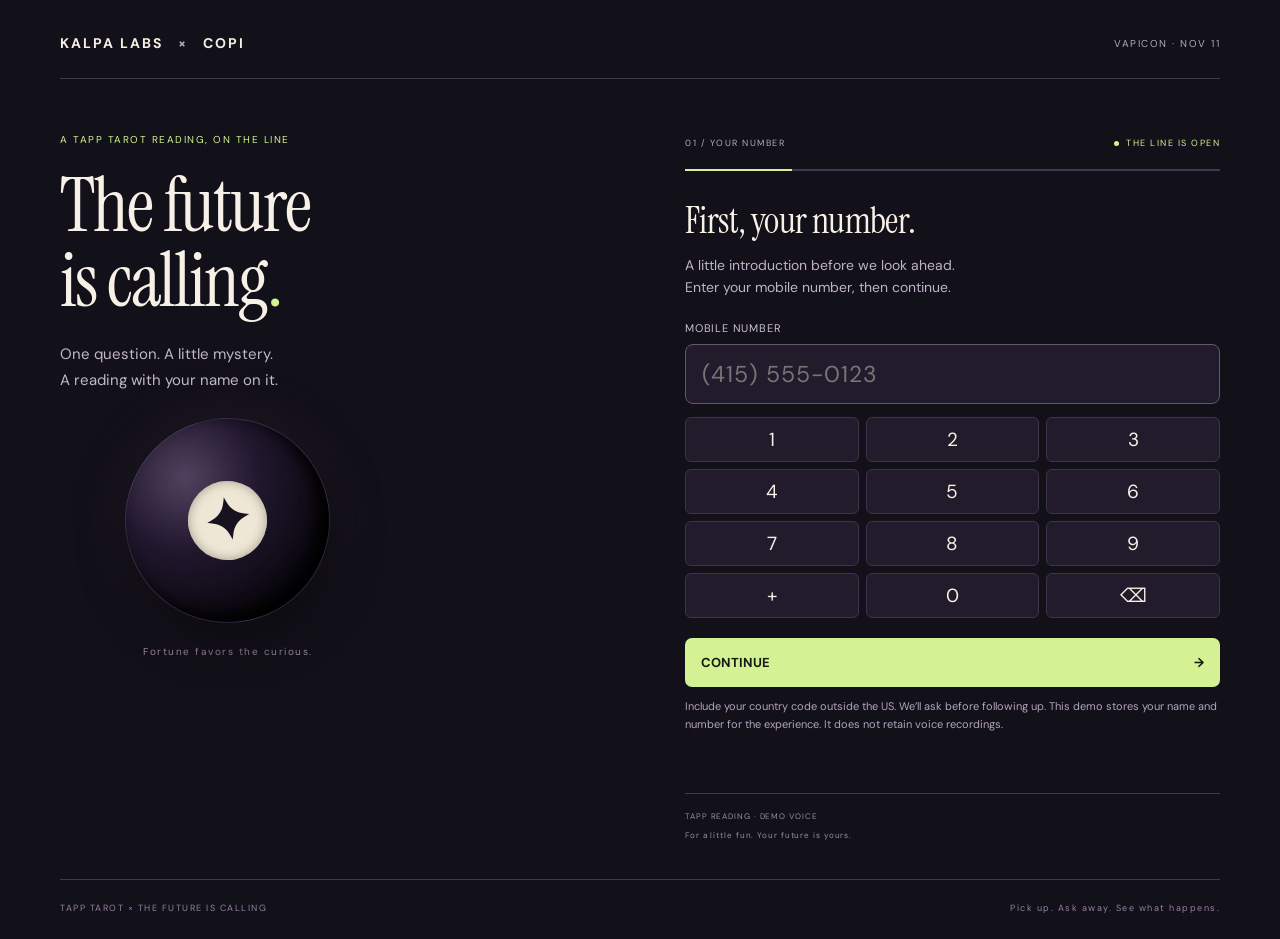
<file: fortune/index.html>
<!doctype html>
<html lang="en">
  <head>
    <meta charset="utf-8" />
    <meta name="viewport" content="width=device-width, initial-scale=1" />
    <title>The Future Is Calling</title>
    <link rel="stylesheet" href="/fortune/style.css" />
    <script src="/fortune/app.js" defer></script>
  </head>
  <body>
    <div class="shell">
      <header>
        <a class="brand" href="/fortune/">KALPA LABS <span>×</span> COPI</a
        ><span class="edition">VAPICON · NOV 11</span>
      </header>
      <main>
        <aside>
          <div class="eyebrow">A TAPP TAROT READING, ON THE LINE</div>
          <h1>The future<br />is calling<span>.</span></h1>
          <p class="lede">
            One question. A little mystery.<br />A reading with your name on
            it.
          </p>
          <div class="orb" aria-hidden="true"><div class="eight">✦</div></div>
          <p class="aside-note">Fortune favors the curious.</p>
        </aside>
        <section class="experience" aria-label="Fortune experience">
          <div class="topline">
            <span id="stepLabel">01 / YOUR NUMBER</span
            ><span class="live"><i></i> THE LINE IS OPEN</span>
          </div>
          <div class="progress" aria-hidden="true">
            <span id="progress"></span>
          </div>
          <div id="screen"></div>
          <p id="error" role="alert"></p>
          <footer>
            <span id="voiceMode">TAPP READING · DEMO VOICE</span
            ><span>For a little fun. Your future is yours.</span>
          </footer>
        </section>
      </main>
      <div class="bottom">
        <span>TAPP TAROT × THE FUTURE IS CALLING</span
        ><span>Pick up. Ask away. See what happens.</span>
      </div>
    </div>
  </body>
</html>
</file>
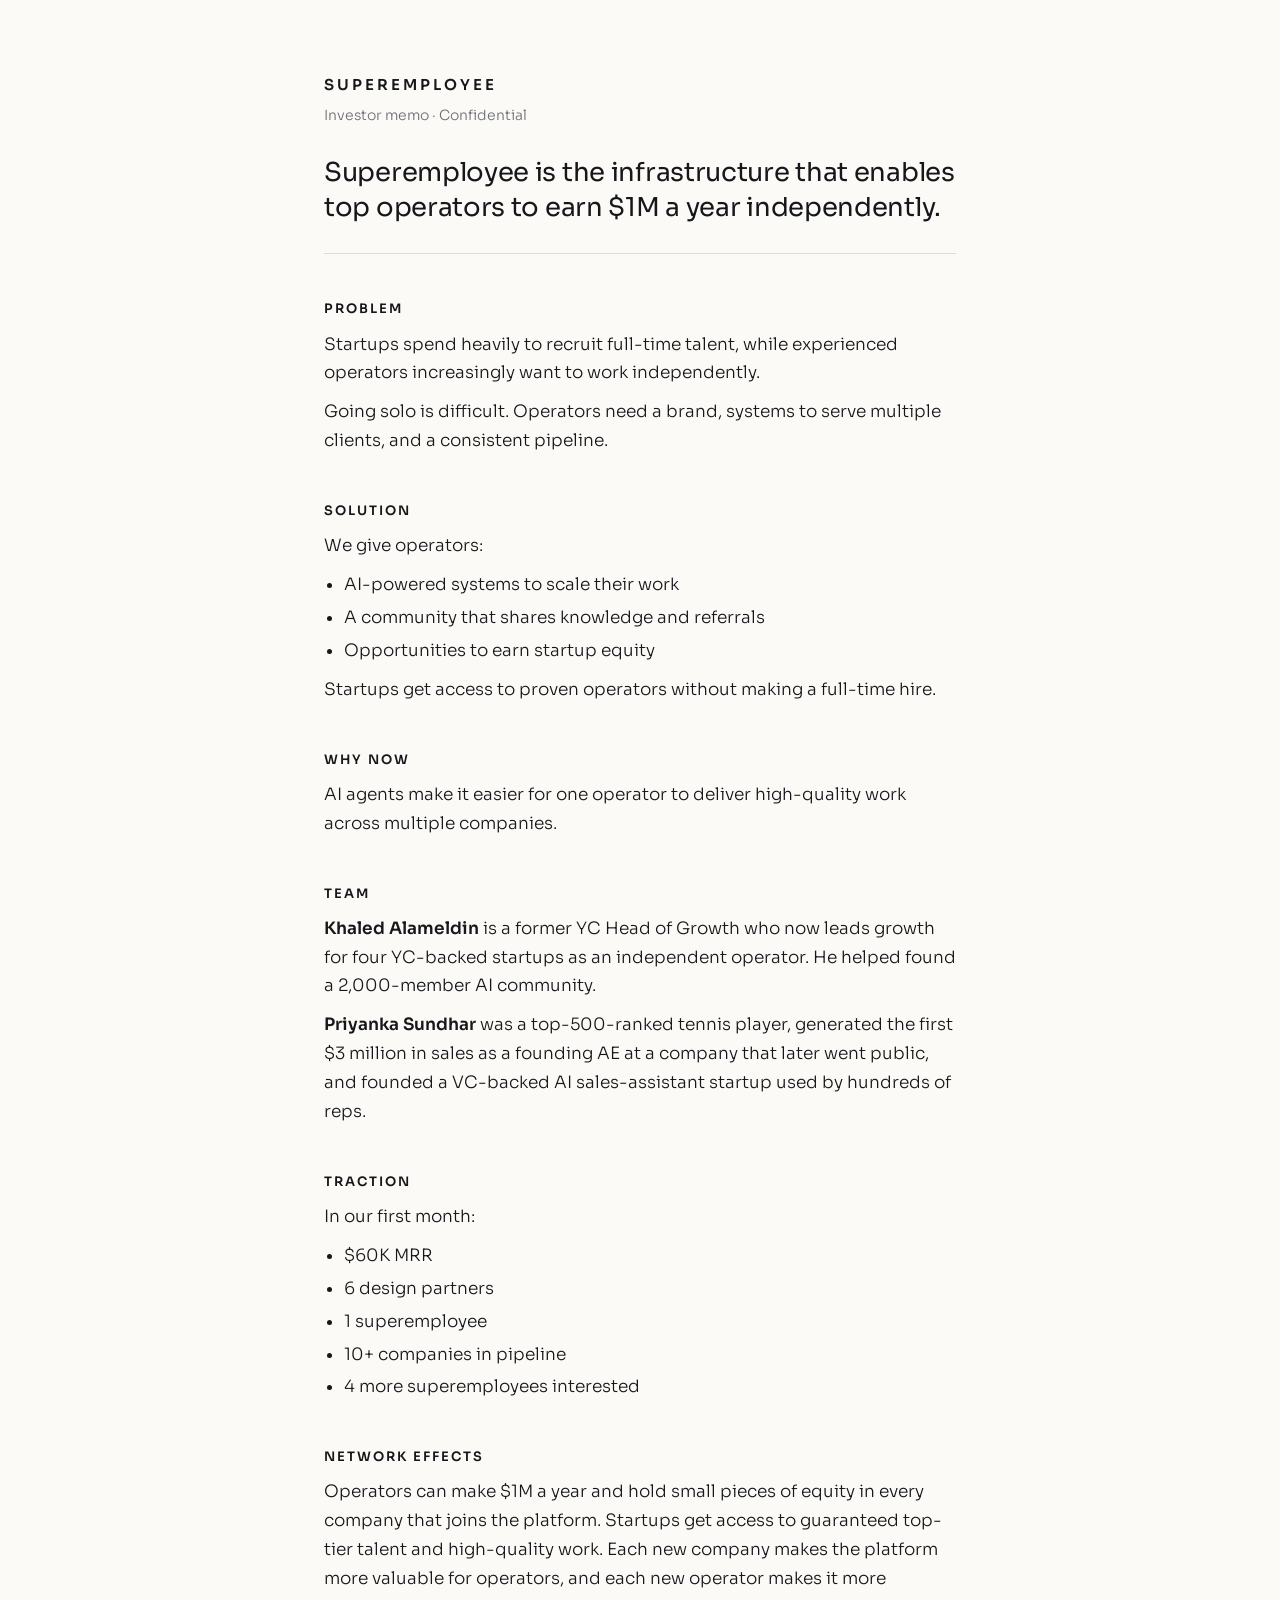
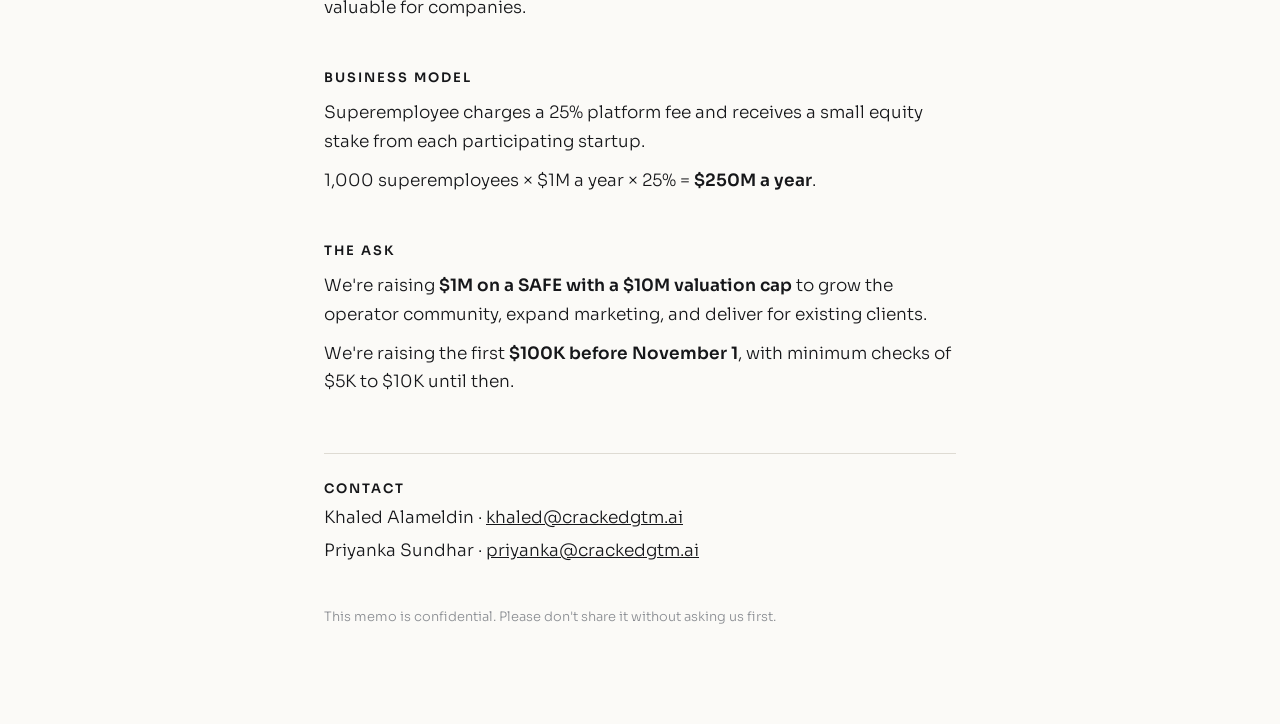
<file: superemployee/index.html>
<!doctype html>
<html lang="en">
<head>
<meta charset="utf-8">
<meta name="viewport" content="width=device-width, initial-scale=1">
<title>Superemployee</title>
<meta name="robots" content="noindex, nofollow">
<link rel="icon" href="/favicon.svg">
<link rel="preconnect" href="https://fonts.googleapis.com">
<link href="https://fonts.googleapis.com/css2?family=Sora:wght@300;400;600&amp;display=swap" rel="stylesheet">
<style>
*{box-sizing:border-box}
body{margin:0;background:#FBFAF7;color:#16171A;font-family:'Sora',system-ui,sans-serif;font-weight:300;font-size:17px;line-height:1.7;-webkit-font-smoothing:antialiased}
main{max-width:680px;margin:0 auto;padding:72px 24px 96px}
.head{border-bottom:1px solid #DEDBD3;padding-bottom:28px;margin-bottom:8px}
.name{font-weight:600;font-size:15px;letter-spacing:3px;margin:0}
.meta{margin:6px 0 0;font-size:14px;color:#6A6D72}
h1{margin:28px 0 0;font-size:26px;line-height:1.35;font-weight:400;letter-spacing:-.3px}
h2{margin:44px 0 0;font-size:13px;font-weight:600;letter-spacing:2px;text-transform:uppercase}
p{margin:10px 0 0}
ul{margin:10px 0 0;padding-left:20px}
li{margin:4px 0}
strong{font-weight:600}
a{color:inherit}
.contact{margin-top:56px;padding-top:24px;border-top:1px solid #DEDBD3}
.contact p{margin:4px 0 0}
.fine{margin-top:40px;font-size:13px;color:#8A8D92}
</style>
</head>
<body>
<main>

<div class="head">
  <p class="name">SUPEREMPLOYEE</p>
  <p class="meta">Investor memo · Confidential</p>
  <h1>Superemployee is the infrastructure that enables top operators to earn $1M a year independently.</h1>
</div>

<h2>Problem</h2>
<p>Startups spend heavily to recruit full-time talent, while experienced operators increasingly want to work independently.</p>
<p>Going solo is difficult. Operators need a brand, systems to serve multiple clients, and a consistent pipeline.</p>

<h2>Solution</h2>
<p>We give operators:</p>
<ul>
  <li>AI-powered systems to scale their work</li>
  <li>A community that shares knowledge and referrals</li>
  <li>Opportunities to earn startup equity</li>
</ul>
<p>Startups get access to proven operators without making a full-time hire.</p>

<h2>Why now</h2>
<p>AI agents make it easier for one operator to deliver high-quality work across multiple companies.</p>

<h2>Team</h2>
<p><strong>Khaled Alameldin</strong> is a former YC Head of Growth who now leads growth for four YC-backed startups as an independent operator. He helped found a 2,000-member AI community.</p>
<p><strong>Priyanka Sundhar</strong> was a top-500-ranked tennis player, generated the first $3 million in sales as a founding AE at a company that later went public, and founded a VC-backed AI sales-assistant startup used by hundreds of reps.</p>

<h2>Traction</h2>
<p>In our first month:</p>
<ul>
  <li>$60K MRR</li>
  <li>6 design partners</li>
  <li>1 superemployee</li>
  <li>10+ companies in pipeline</li>
  <li>4 more superemployees interested</li>
</ul>

<h2>Network effects</h2>
<p>Operators can make $1M a year and hold small pieces of equity in every company that joins the platform. Startups get access to guaranteed top-tier talent and high-quality work. Each new company makes the platform more valuable for operators, and each new operator makes it more valuable for companies.</p>

<h2>Business model</h2>
<p>Superemployee charges a 25% platform fee and receives a small equity stake from each participating startup.</p>
<p>1,000 superemployees × $1M a year × 25% = <strong>$250M a year</strong>.</p>

<h2>The ask</h2>
<p>We're raising <strong>$1M on a SAFE with a $10M valuation cap</strong> to grow the operator community, expand marketing, and deliver for existing clients.</p>
<p>We're raising the first <strong>$100K before November 1</strong>, with minimum checks of $5K to $10K until then.</p>

<div class="contact">
  <h2 style="margin-top:0">Contact</h2>
  <p>Khaled Alameldin · <a href="mailto:khaled@crackedgtm.ai">khaled@crackedgtm.ai</a></p>
  <p>Priyanka Sundhar · <a href="mailto:priyanka@crackedgtm.ai">priyanka@crackedgtm.ai</a></p>
</div>

<p class="fine">This memo is confidential. Please don't share it without asking us first.</p>

</main>
</body>
</html>
</file>
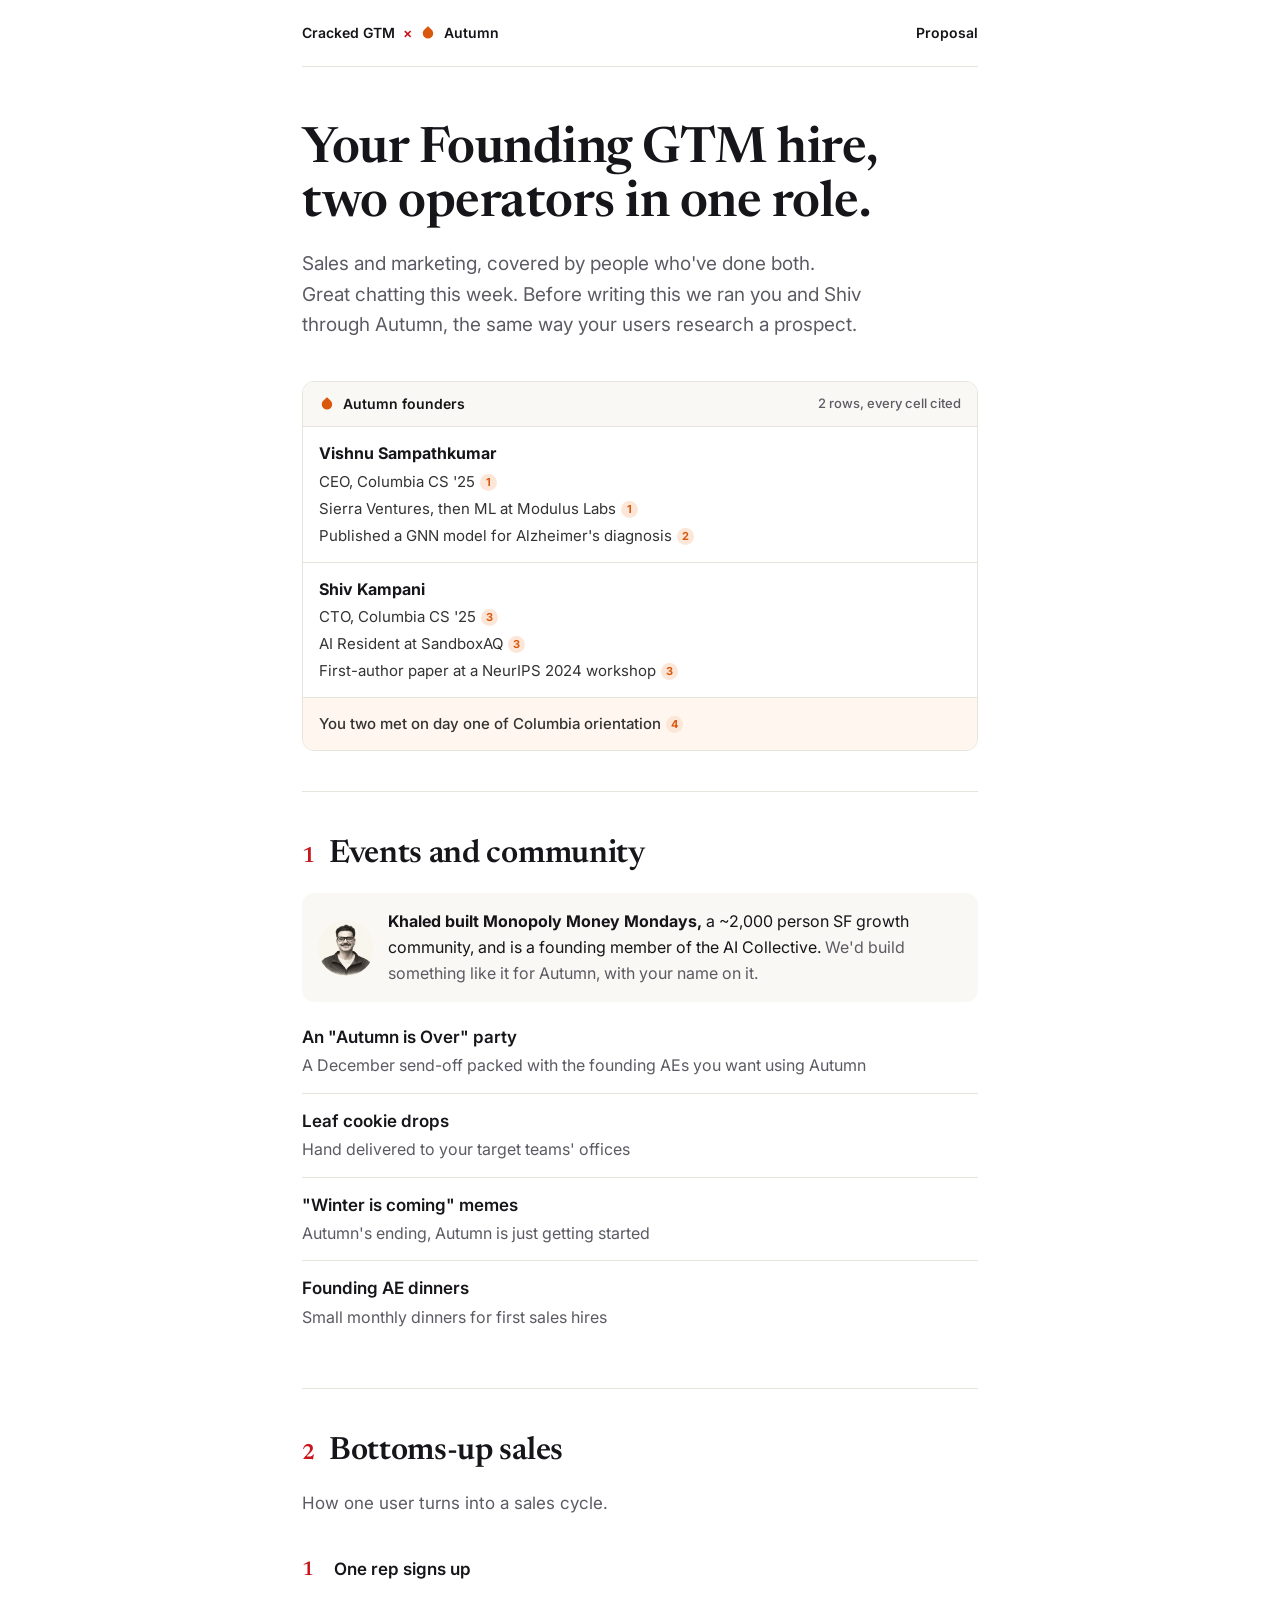
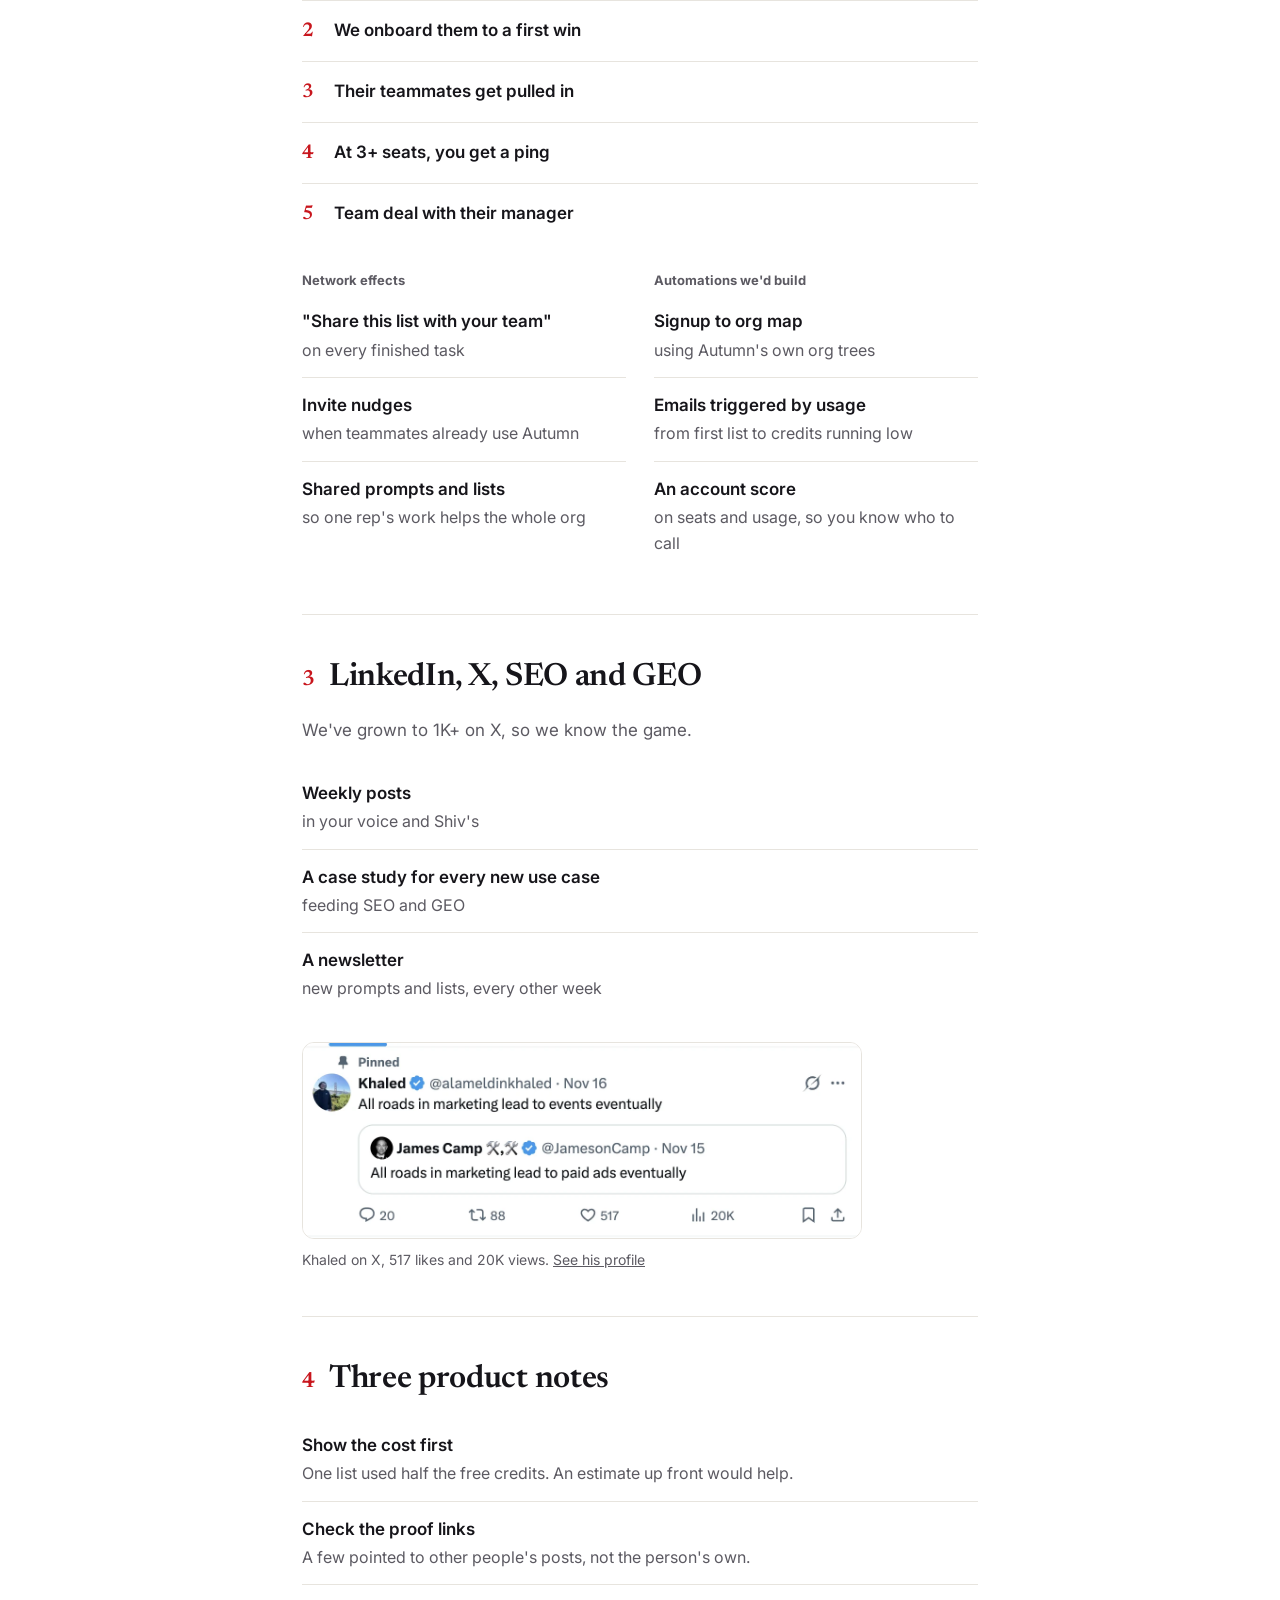
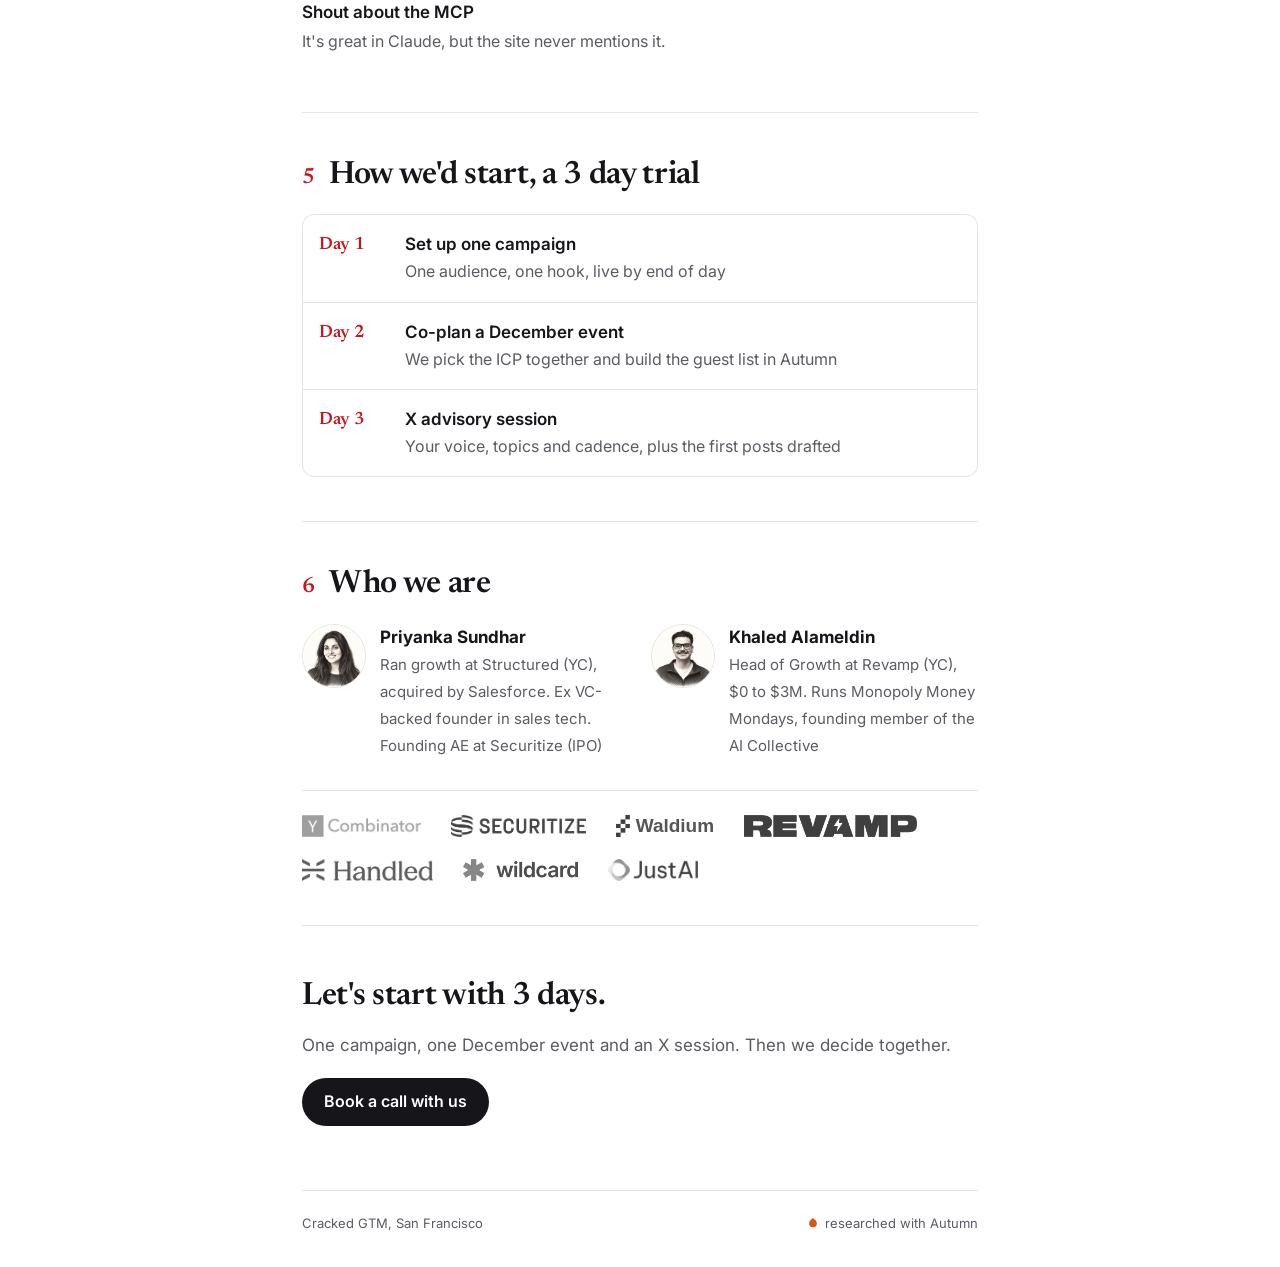
<file: autumn.html>
<!doctype html>
<html lang="en">
<head>
<meta charset="utf-8">
<meta name="viewport" content="width=device-width, initial-scale=1">
<title>Cracked GTM × Autumn</title>
<meta name="description" content="A go-to-market proposal for Autumn from Cracked GTM.">
<meta name="robots" content="noindex, nofollow">
<meta name="theme-color" content="#FFFFFF">
<link rel="icon" href="favicon.svg" type="image/svg+xml">
<link rel="preconnect" href="https://fonts.googleapis.com">
<link rel="preconnect" href="https://fonts.gstatic.com" crossorigin>
<link href="https://fonts.googleapis.com/css2?family=Inter:wght@400;500;600;700&family=Newsreader:opsz,wght@6..72,500;6..72,600&display=swap" rel="stylesheet">
<style>
/* VOICE  a calm letter from two operators, easy to read on a phone
   IDEA   a well-set one-page proposal memo
   PICTURE the small Autumn research card, quietly cited
   COLOUR white, near-black ink, Cracked red for numbers, autumn orange only for Autumn
   TYPE   Newsreader headings, Inter body */
:root{--bg:#FFFFFF;--ink:#16151A;--soft:#5C5A62;--line:#E7E4DE;--tint:#FAF8F4;--red:#C8161D;--autumn:#D9580D}
*{box-sizing:border-box;min-width:0}
html{-webkit-text-size-adjust:100%}
body{margin:0;background:var(--bg);color:var(--ink);font:17px/1.6 Inter,system-ui,sans-serif;-webkit-font-smoothing:antialiased;overflow-x:clip}
a{color:inherit}
img{display:block;max-width:100%}
.page{max-width:720px;margin:0 auto;padding:0 22px}
h1,h2{font-family:Newsreader,Georgia,serif;font-weight:600;letter-spacing:-.01em;text-wrap:balance;margin:0}
h1{font-size:clamp(34px,6.4vw,50px);line-height:1.08}
h2{font-size:clamp(26px,4.4vw,32px);line-height:1.15}
p{margin:0}
.top{display:flex;align-items:center;justify-content:space-between;gap:12px;padding:22px 0;border-bottom:1px solid var(--line);font-size:14px;font-weight:600}
.top .mark{display:flex;align-items:center;gap:8px}
.top .mark i{font-style:normal;color:var(--red)}
.leaf{width:16px;height:16px;flex:none}
header.intro{padding:56px 0 40px;display:flex;flex-direction:column;gap:18px}
header.intro .lede{font-size:19px;color:var(--soft);max-width:560px}
.pillars{display:flex;flex-wrap:wrap;gap:8px;margin-top:6px}
.pillars span{padding:7px 12px;border:1px solid var(--line);border-radius:999px;font-size:14px;font-weight:600;background:var(--tint)}
.pillars span.go{background:var(--ink);color:#fff;border-color:var(--ink)}

section{padding:44px 0;border-top:1px solid var(--line)}
.sh{display:flex;align-items:baseline;gap:14px;margin-bottom:18px}
.sh .n{font-family:Newsreader,Georgia,serif;font-size:22px;color:var(--red);font-weight:600}
.sub{color:var(--soft);margin-bottom:22px}

/* research card */
.card{border:1px solid var(--line);border-radius:12px;overflow:hidden;margin-top:22px}
.card-h{display:flex;align-items:center;gap:8px;padding:11px 16px;background:var(--tint);border-bottom:1px solid var(--line);font-size:14px;font-weight:600}
.card-h em{margin-left:auto;font-style:normal;font-weight:500;color:var(--soft);font-size:13px}
.row{padding:14px 16px;border-bottom:1px solid var(--line);display:flex;flex-direction:column;gap:3px;font-size:15px;color:#333}
.row b{font-size:16px;color:var(--ink)}
.row.fun{display:block;background:#FFF6EF;border-bottom:none;font-weight:500}
.cite{display:inline-flex;align-items:center;justify-content:center;min-width:17px;height:17px;margin-left:5px;padding:0 4px;border-radius:9px;background:#FCE6D8;color:var(--autumn);font-size:11px;font-weight:700;text-decoration:none;vertical-align:1px}

/* lists */
ul.clean,ol.clean{margin:0;padding:0;list-style:none;display:flex;flex-direction:column}
ul.clean li,ol.clean li{padding:14px 0;border-bottom:1px solid var(--line);display:flex;flex-direction:column;gap:2px}
ul.clean li:last-child,ol.clean li:last-child{border-bottom:none}
ul.clean b,ol.clean b{font-weight:600}
ul.clean span,ol.clean span{color:var(--soft);font-size:16px}
ol.steps{counter-reset:s}
ol.steps li{counter-increment:s;flex-direction:row;align-items:baseline;gap:14px}
ol.steps li::before{content:counter(s);font-family:Newsreader,Georgia,serif;font-weight:600;color:var(--red);font-size:20px;width:18px;flex:none}
.proof{display:flex;gap:14px;align-items:center;padding:16px;background:var(--tint);border-radius:12px;margin-bottom:8px}
.proof img{width:56px;height:56px;border-radius:50%;object-fit:cover;flex:none;mix-blend-mode:multiply}
.proof p{font-size:16px}
.proof p span{color:var(--soft)}
.split{display:grid;grid-template-columns:repeat(2,minmax(0,1fr));gap:28px;margin-top:26px}
.split h3{margin:0 0 4px;font-size:13px;font-weight:700;color:var(--soft)}

/* trial */
.days{display:flex;flex-direction:column;border:1px solid var(--line);border-radius:12px;overflow:hidden}
.days div{display:grid;grid-template-columns:72px minmax(0,1fr);gap:14px;padding:16px;border-bottom:1px solid var(--line)}
.days div:last-child{border-bottom:none}
.days .d{font-family:Newsreader,Georgia,serif;font-weight:600;color:var(--red);font-size:18px}
.days b{display:block;font-weight:600}
.days span{color:var(--soft);font-size:16px}

/* team */
.team{display:grid;grid-template-columns:repeat(2,minmax(0,1fr));gap:22px}
.person{display:flex;gap:14px;align-items:flex-start}
.person img{width:64px;height:64px;border-radius:50%;object-fit:cover;flex:none;border:1px solid var(--line);mix-blend-mode:multiply}
.person b{display:block}
.person span{color:var(--soft);font-size:15px;line-height:1.5}
.logos{display:flex;flex-wrap:wrap;align-items:center;gap:22px 30px;margin-top:30px;padding-top:24px;border-top:1px solid var(--line)}
.logos img{height:22px;width:auto;filter:grayscale(1);opacity:.75}
.logos .wm{display:flex;align-items:center;gap:6px;font:700 19px Arial,sans-serif;color:#555}
.logos .wm img{height:22px}

.end{padding:52px 0 64px;border-top:1px solid var(--line);display:flex;flex-direction:column;gap:18px;align-items:flex-start}
.btn{display:inline-flex;align-items:center;min-height:48px;padding:0 22px;border-radius:999px;background:var(--ink);color:#fff;text-decoration:none;font-weight:600;font-size:16px}
.btn:focus-visible{outline:3px solid var(--autumn);outline-offset:3px}
footer{border-top:1px solid var(--line);padding:22px 0 34px;display:flex;justify-content:space-between;gap:12px;flex-wrap:wrap;font-size:13px;color:var(--soft)}
footer .made{display:flex;align-items:center;gap:6px}
footer .made svg{width:12px;height:12px}

@media (max-width:600px){
  body{font-size:16px}
  header.intro{padding:40px 0 32px}
  header.intro .lede{font-size:17px}
  section{padding:36px 0}
  .split,.team{grid-template-columns:1fr;gap:20px}
  .days div{grid-template-columns:56px minmax(0,1fr)}
}
.shot{margin:26px 0 0;max-width:560px}
.shot img{width:100%;height:auto;border:1px solid var(--line);border-radius:12px}
.shot figcaption{margin-top:10px;font-size:14px;color:var(--soft)}
</style>
</head>
<body>
<div class="page">

<div class="top">
  <span class="mark">Cracked GTM <i>×</i> <svg class="leaf" viewBox="0 0 40 40" aria-hidden="true"><path d="M20 3c6 6 13 9 13 18a13 13 0 0 1-26 0C7 12 14 9 20 3z" fill="#D9580D"/></svg> Autumn</span>
  <span>Proposal</span>
</div>

<header class="intro">
  <h1>Your Founding GTM hire, two operators in one role.</h1>
  <p class="lede">Sales and marketing, covered by people who've done both. Great chatting this week. Before writing this we ran you and Shiv through Autumn, the same way your users research a prospect.</p>
  <div class="card" aria-label="Autumn research result">
    <div class="card-h"><svg class="leaf" viewBox="0 0 40 40" aria-hidden="true"><path d="M20 3c6 6 13 9 13 18a13 13 0 0 1-26 0C7 12 14 9 20 3z" fill="#D9580D"/></svg>Autumn founders<em>2 rows, every cell cited</em></div>
    <div class="row"><b>Vishnu Sampathkumar</b><span>CEO, Columbia CS '25<a class="cite" href="https://linkedin.com/in/vishnu-sampathkumar" target="_blank" rel="noopener" title="LinkedIn">1</a></span><span>Sierra Ventures, then ML at Modulus Labs<a class="cite" href="https://linkedin.com/in/vishnu-sampathkumar" target="_blank" rel="noopener" title="LinkedIn">1</a></span><span>Published a GNN model for Alzheimer's diagnosis<a class="cite" href="https://arxiv.org/abs/2101.02870" target="_blank" rel="noopener" title="arXiv">2</a></span></div>
    <div class="row"><b>Shiv Kampani</b><span>CTO, Columbia CS '25<a class="cite" href="https://linkedin.com/in/shivkampani" target="_blank" rel="noopener" title="LinkedIn">3</a></span><span>AI Resident at SandboxAQ<a class="cite" href="https://linkedin.com/in/shivkampani" target="_blank" rel="noopener" title="LinkedIn">3</a></span><span>First-author paper at a NeurIPS 2024 workshop<a class="cite" href="https://linkedin.com/in/shivkampani" target="_blank" rel="noopener" title="LinkedIn">3</a></span></div>
    <div class="row fun">You two met on day one of Columbia orientation<a class="cite" href="https://www.ycombinator.com/launches/PNL-autumn-ai-stalk-your-prospects-at-scale" target="_blank" rel="noopener" title="YC Launch">4</a></div>
  </div>
</header>

<section id="events">
  <div class="sh"><span class="n">1</span><h2>Events and community</h2></div>
  <div class="proof">
    <img src="khaled.jpg" alt="Khaled Alameldin" width="230" height="230">
    <p><b>Khaled built Monopoly Money Mondays,</b> a ~2,000 person SF growth community, and is a founding member of the AI Collective. <span>We'd build something like it for Autumn, with your name on it.</span></p>
  </div>
  <ul class="clean">
    <li><b>An "Autumn is Over" party</b><span>A December send-off packed with the founding AEs you want using Autumn</span></li>
    <li><b>Leaf cookie drops</b><span>Hand delivered to your target teams' offices</span></li>
    <li><b>"Winter is coming" memes</b><span>Autumn's ending, Autumn is just getting started</span></li>
    <li><b>Founding AE dinners</b><span>Small monthly dinners for first sales hires</span></li>
  </ul>
</section>

<section id="bottoms-up">
  <div class="sh"><span class="n">2</span><h2>Bottoms-up sales</h2></div>
  <p class="sub">How one user turns into a sales cycle.</p>
  <ol class="clean steps">
    <li><b>One rep signs up</b></li>
    <li><b>We onboard them to a first win</b></li>
    <li><b>Their teammates get pulled in</b></li>
    <li><b>At 3+ seats, you get a ping</b></li>
    <li><b>Team deal with their manager</b></li>
  </ol>
  <div class="split">
    <div><h3>Network effects</h3><ul class="clean">
      <li><b>"Share this list with your team"</b><span>on every finished task</span></li>
      <li><b>Invite nudges</b><span>when teammates already use Autumn</span></li>
      <li><b>Shared prompts and lists</b><span>so one rep's work helps the whole org</span></li>
    </ul></div>
    <div><h3>Automations we'd build</h3><ul class="clean">
      <li><b>Signup to org map</b><span>using Autumn's own org trees</span></li>
      <li><b>Emails triggered by usage</b><span>from first list to credits running low</span></li>
      <li><b>An account score</b><span>on seats and usage, so you know who to call</span></li>
    </ul></div>
  </div>
</section>

<section id="content">
  <div class="sh"><span class="n">3</span><h2>LinkedIn, X, SEO and GEO</h2></div>
  <p class="sub">We've grown to 1K+ on X, so we know the game.</p>
  <ul class="clean">
    <li><b>Weekly posts</b><span>in your voice and Shiv's</span></li>
    <li><b>A case study for every new use case</b><span>feeding SEO and GEO</span></li>
    <li><b>A newsletter</b><span>new prompts and lists, every other week</span></li>
  </ul>
  <figure class="shot">
    <img src="autumn-assets/khaled-x-events.webp" alt="Khaled's post on X, All roads in marketing lead to events eventually, 517 likes and 20K views" loading="lazy" width="1184" height="410">
    <figcaption>Khaled on X, 517 likes and 20K views. <a href="https://x.com/alameldinkhaled" target="_blank" rel="noopener">See his profile</a></figcaption>
  </figure>
</section>

<section id="notes">
  <div class="sh"><span class="n">4</span><h2>Three product notes</h2></div>
  <ul class="clean">
    <li><b>Show the cost first</b><span>One list used half the free credits. An estimate up front would help.</span></li>
    <li><b>Check the proof links</b><span>A few pointed to other people's posts, not the person's own.</span></li>
    <li><b>Shout about the MCP</b><span>It's great in Claude, but the site never mentions it.</span></li>
  </ul>
</section>

<section id="trial">
  <div class="sh"><span class="n">5</span><h2>How we'd start, a 3 day trial</h2></div>
  <div class="days">
    <div><span class="d">Day 1</span><p><b>Set up one campaign</b><span>One audience, one hook, live by end of day</span></p></div>
    <div><span class="d">Day 2</span><p><b>Co-plan a December event</b><span>We pick the ICP together and build the guest list in Autumn</span></p></div>
    <div><span class="d">Day 3</span><p><b>X advisory session</b><span>Your voice, topics and cadence, plus the first posts drafted</span></p></div>
  </div>
</section>

<section id="us">
  <div class="sh"><span class="n">6</span><h2>Who we are</h2></div>
  <div class="team">
    <div class="person"><img src="priyanka.jpg" alt="Priyanka Sundhar" width="230" height="230"><p><b>Priyanka Sundhar</b><span>Ran growth at Structured (YC), acquired by Salesforce. Ex VC-backed founder in sales tech. Founding AE at Securitize (IPO)</span></p></div>
    <div class="person"><img src="khaled.jpg" alt="Khaled Alameldin" width="230" height="230"><p><b>Khaled Alameldin</b><span>Head of Growth at Revamp (YC), $0 to $3M. Runs Monopoly Money Mondays, founding member of the AI Collective</span></p></div>
  </div>
  <div class="logos" aria-label="Companies we've worked with">
    <img src="assets/logos/ycombinator.png" alt="Y Combinator" width="520" height="96">
    <img src="assets/logos/securitize.png" alt="Securitize" width="627" height="102">
    <span class="wm"><img src="assets/logos/waldium-mark.png" alt="" width="76" height="126">Waldium</span>
    <img src="assets/logos/revamp.png" alt="Revamp" width="627" height="80">
    <img src="assets/logos/handled.png" alt="Handled" width="583" height="98">
    <img src="assets/logos/wildcard.png" alt="Wildcard" width="430" height="82">
    <img src="assets/logos/justai.png" alt="JustAI" width="410" height="100">
  </div>
</section>

<div class="end">
  <h2>Let's start with 3 days.</h2>
  <p style="color:var(--soft)">One campaign, one December event and an X session. Then we decide together.</p>
  <a class="btn" href="https://calendly.com/d/dtd7-vd3-fhw/discovery-call" target="_blank" rel="noopener">Book a call with us</a>
</div>

<footer>
  <span>Cracked GTM, San Francisco</span>
  <span class="made"><svg viewBox="0 0 40 40" aria-hidden="true"><path d="M20 3c6 6 13 9 13 18a13 13 0 0 1-26 0C7 12 14 9 20 3z" fill="#D9580D"/></svg>researched with Autumn</span>
</footer>

</div>
</body>
</html>
</file>
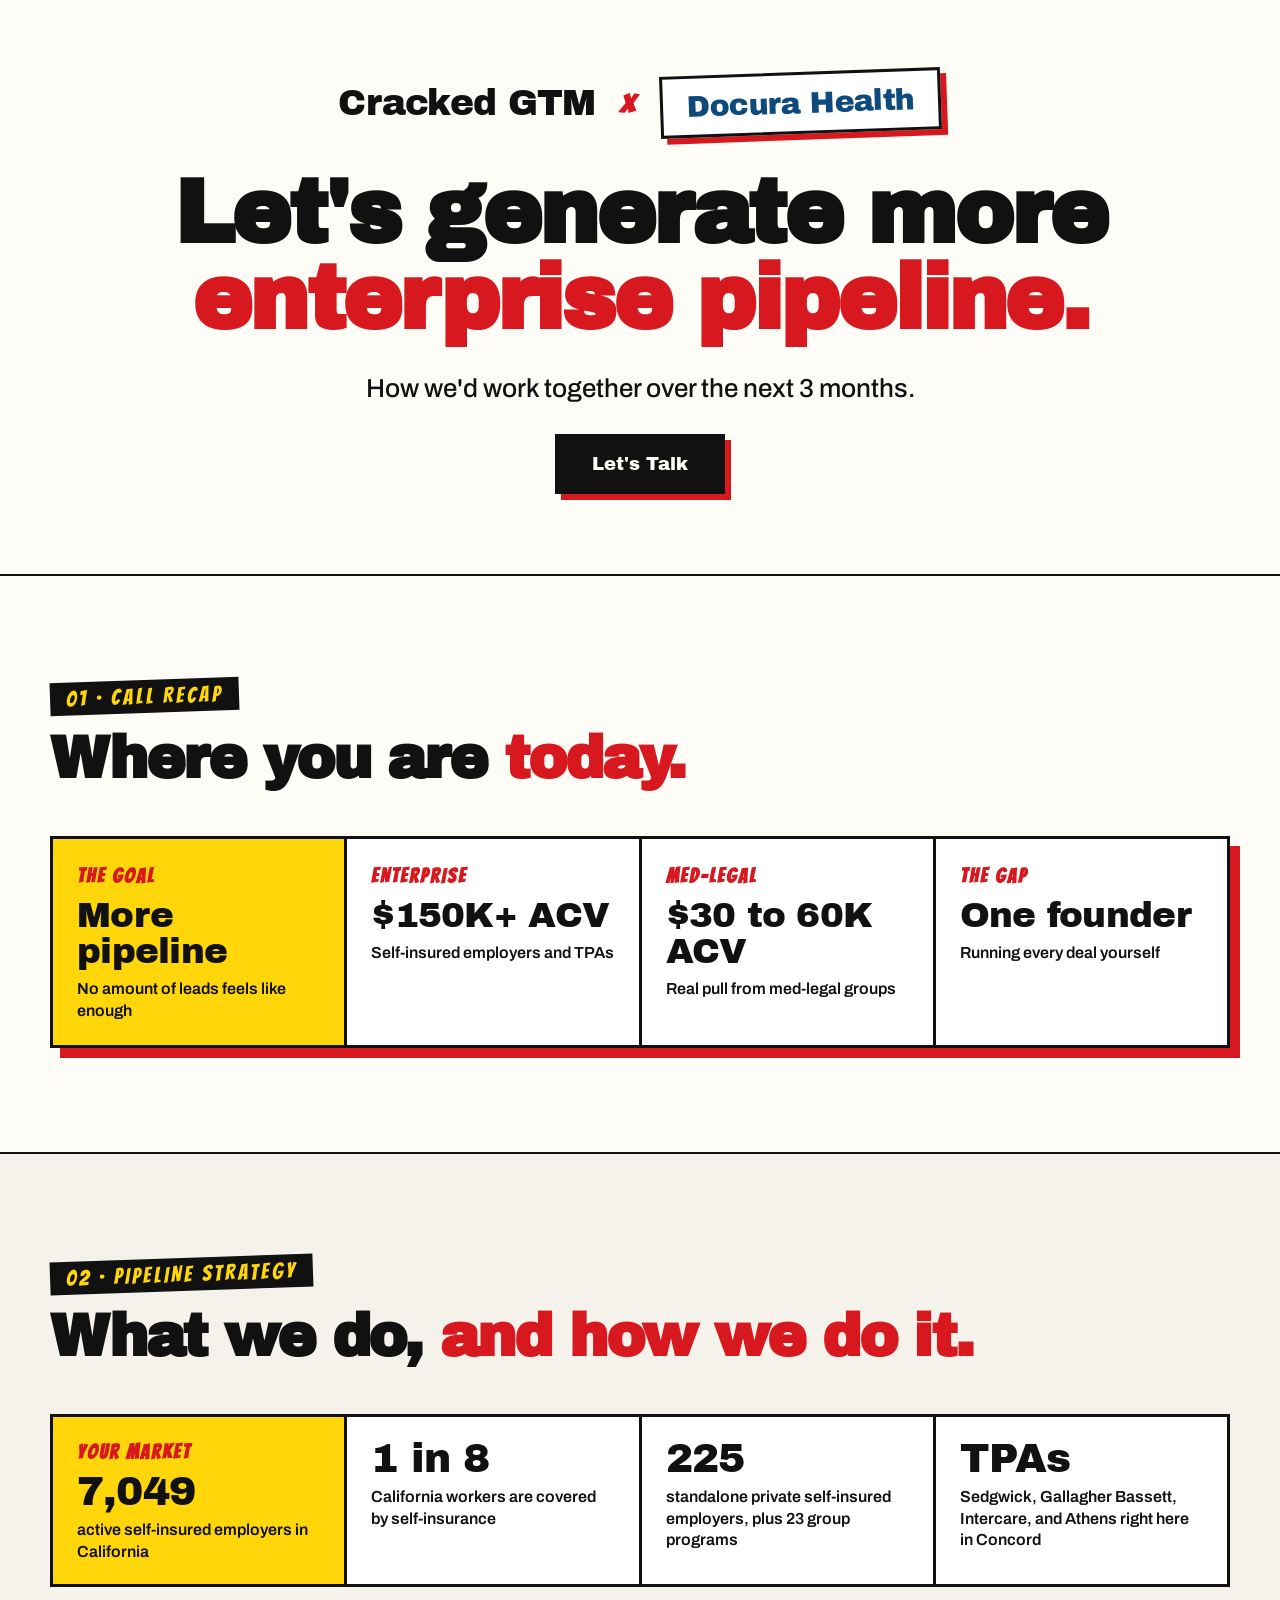
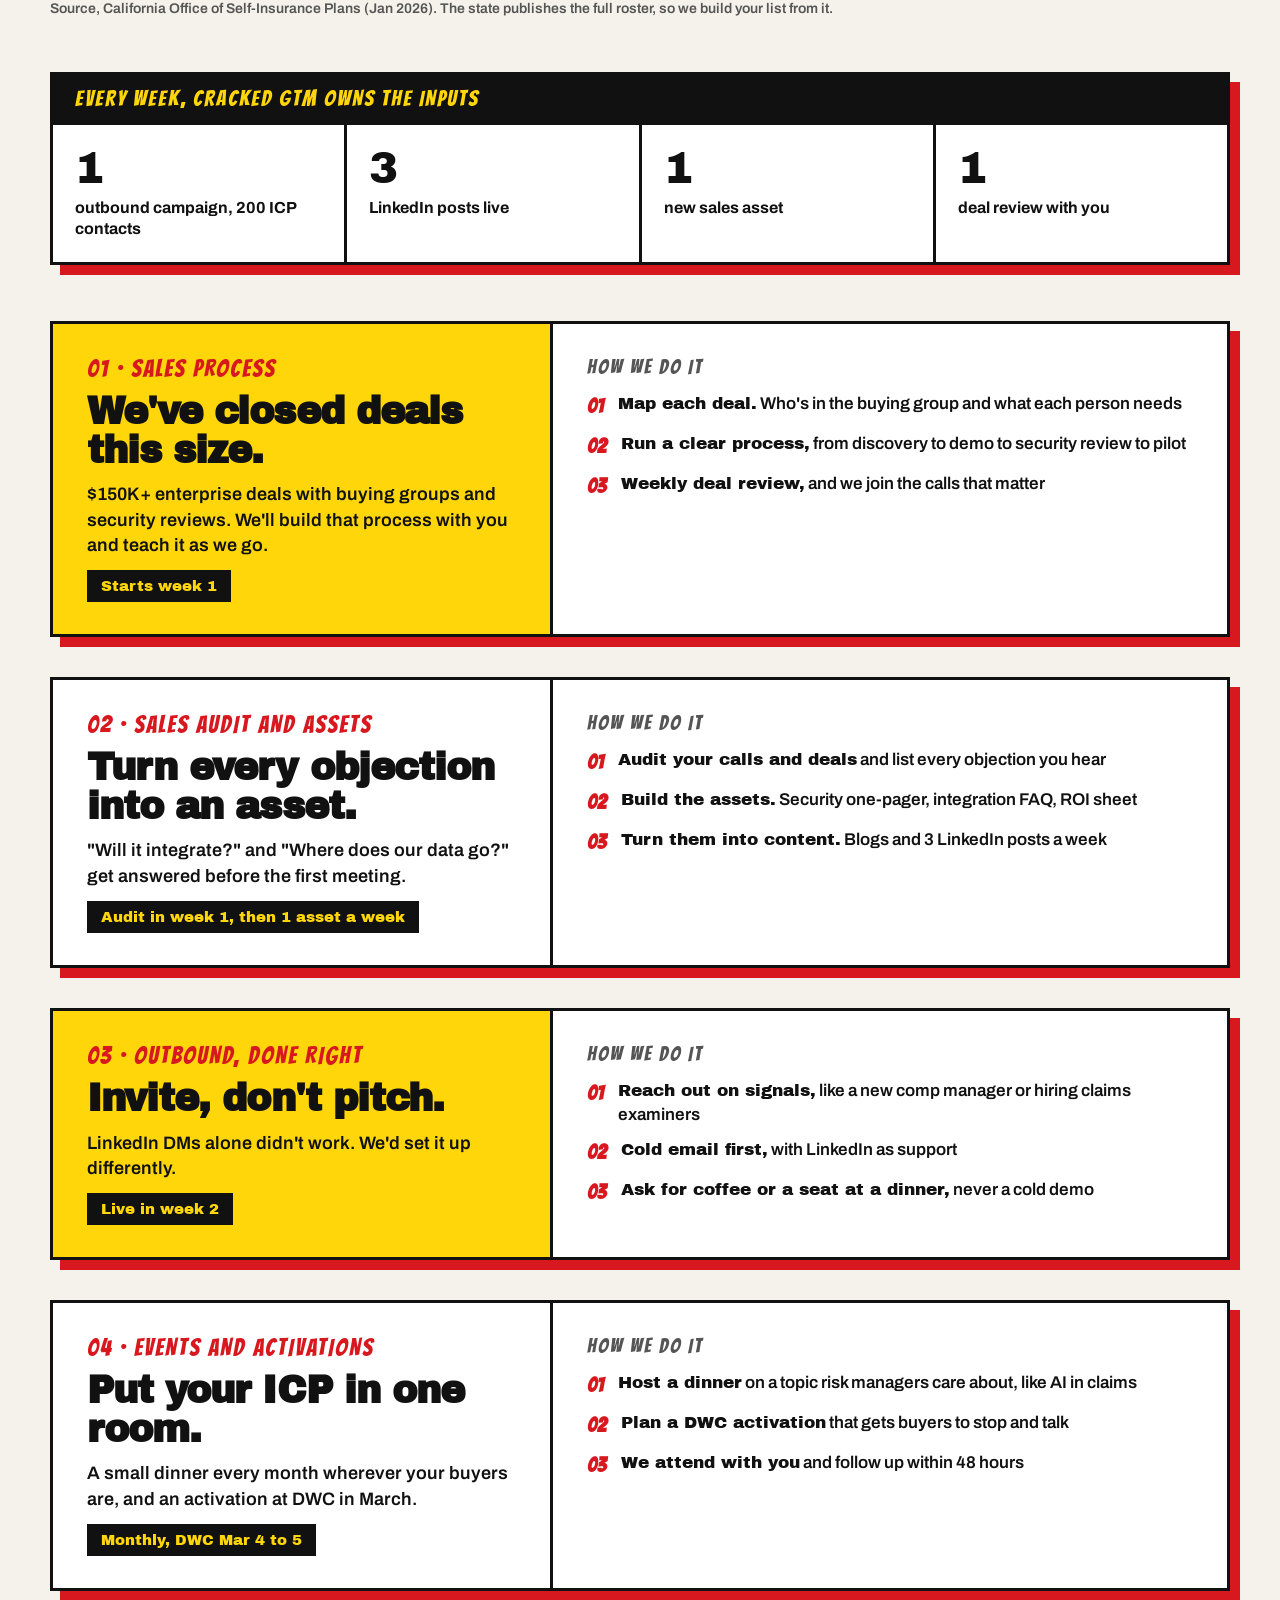
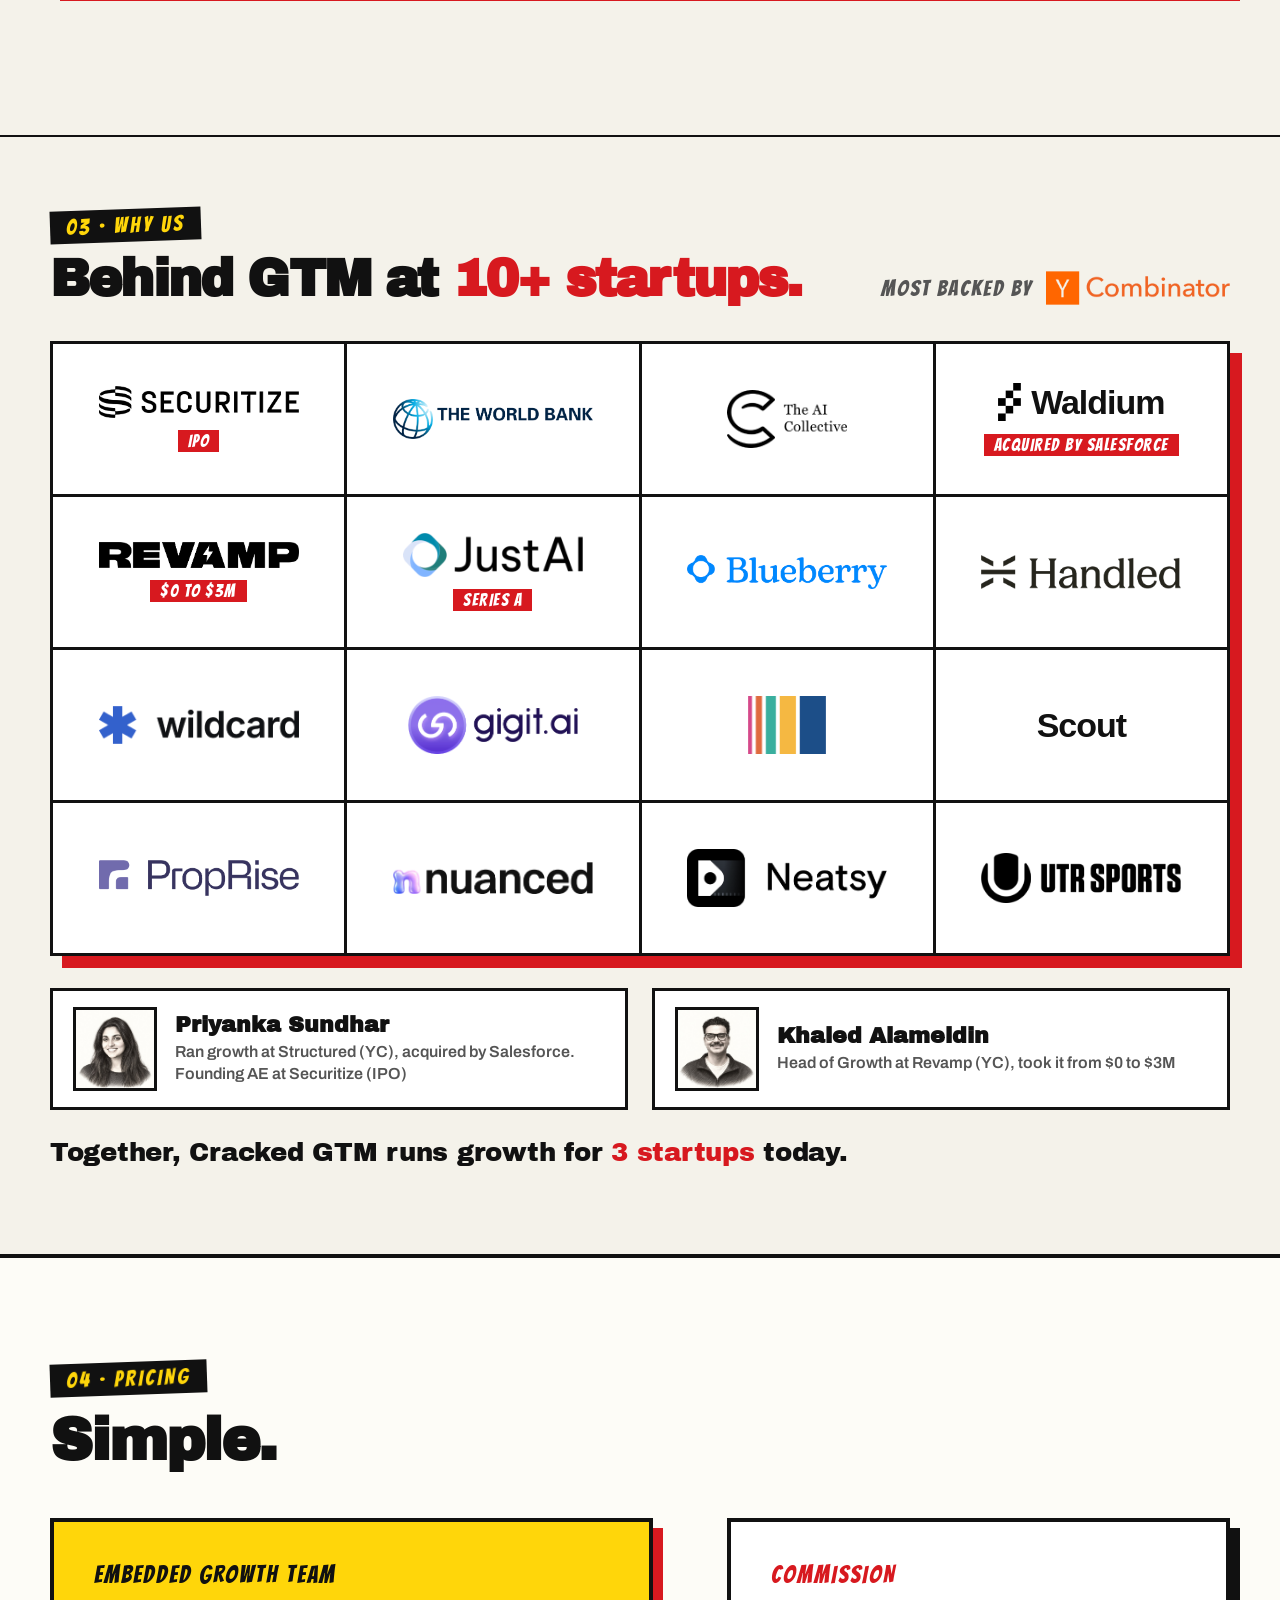
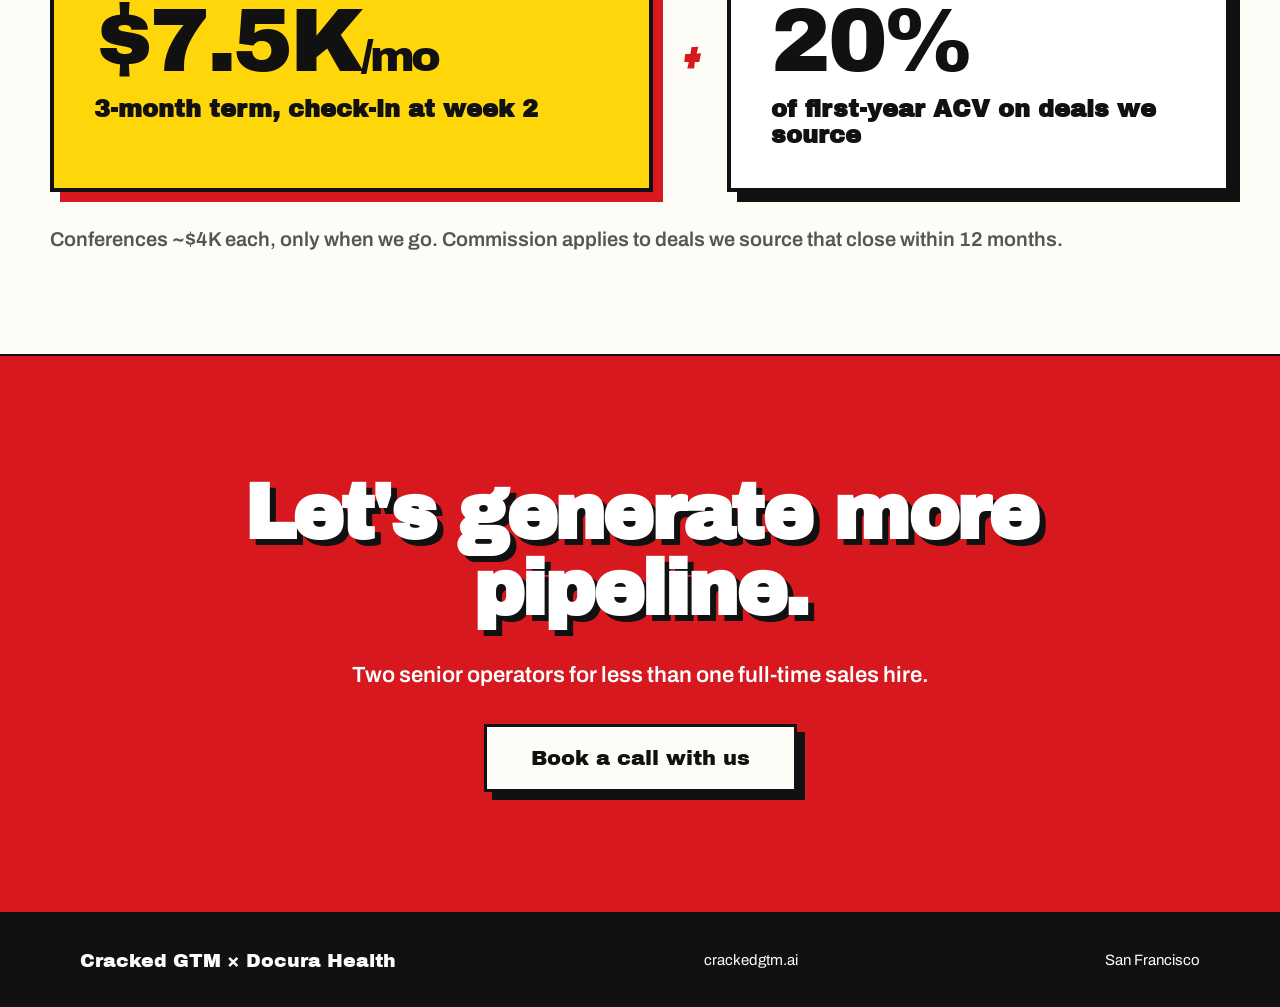
<file: docura.html>
<!doctype html>
<html lang="en">
<head>
<meta charset="utf-8">
<meta name="viewport" content="width=device-width, initial-scale=1">
<title>Cracked GTM × Docura Health</title>
<meta name="description" content="A go-to-market proposal for Docura Health from Cracked GTM.">
<meta name="robots" content="noindex, nofollow">
<meta name="theme-color" content="#FDFCF7">
<link rel="icon" href="favicon.svg" type="image/svg+xml">
<link rel="preconnect" href="https://fonts.googleapis.com">
<link rel="preconnect" href="https://fonts.gstatic.com" crossorigin>
<link href="https://fonts.googleapis.com/css2?family=Archivo+Black&family=Archivo:wght@400;500;600;700&family=Bangers&family=Caveat:wght@600&family=Inter:wght@200&display=swap" rel="stylesheet">
<style>
:root{--ink:#111111;--paper:#FDFCF7;--red:#D7191F;--yellow:#FFD60A;--band:#F4F2EA;--muted:#555555}
*{box-sizing:border-box}
html{scroll-behavior:smooth}
body{margin:0;background:var(--paper);color:var(--ink);font-family:'Archivo',system-ui,sans-serif;-webkit-font-smoothing:antialiased}
a{color:var(--ink)}
img{display:block;max-width:100%}
.display{font-family:'Archivo Black',sans-serif}
.comic{font-family:'Bangers',cursive;font-weight:400}
.wrap{width:100%;max-width:1180px;margin:0 auto}
section{border-bottom:2px solid var(--ink);padding:104px 24px}
.hl{background:var(--yellow);padding:0 6px;box-decoration-break:clone;-webkit-box-decoration-break:clone}
.red{color:var(--red)}
.kicker{display:inline-block;align-self:flex-start;padding:5px 16px;background:var(--ink);color:var(--yellow);font-family:'Bangers',cursive;font-size:22px;letter-spacing:3px;transform:rotate(-2deg)}
.sec-head{display:flex;flex-direction:column;gap:16px;margin-bottom:48px}
.sec-head h2{margin:0;font-family:'Archivo Black',sans-serif;font-size:clamp(36px,4.6vw,60px);line-height:1;letter-spacing:-.035em}
.tag{display:inline-block;padding:2px 10px;background:var(--red);color:#fff;font-family:'Bangers',cursive;font-size:17px;letter-spacing:1.5px;white-space:nowrap}

/* hero */
.hero{border-bottom:none;padding:72px 24px 80px;display:flex;flex-direction:column;align-items:center;gap:28px;text-align:center}
.burst{position:relative;width:230px;height:230px}
.burst svg{position:absolute;inset:0;width:100%;height:100%}
.burst span{position:absolute;left:0;right:0;top:30%;font-family:'Bangers',cursive;font-size:31px;line-height:.95;letter-spacing:2px;color:#fff;transform:rotate(-9deg);text-shadow:3px 3px 0 var(--ink)}
.hero h1{margin:8px 0 0;max-width:1060px;font-family:'Archivo Black',sans-serif;font-size:clamp(48px,7vw,92px);line-height:.96;letter-spacing:-.035em}
.hero p{margin:0;max-width:820px;font-size:clamp(20px,2.2vw,26px);line-height:1.4;font-weight:500}
.hero p strong{font-weight:700}
.hero-proof{display:flex;flex-wrap:wrap;justify-content:center;gap:14px;margin-top:6px}
.hero-proof span{padding:10px 18px;background:#fff;border:2px solid var(--ink);box-shadow:4px 4px 0 var(--ink);font-weight:700;font-size:17px}
.hero-proof span b{font-family:'Archivo Black',sans-serif;font-weight:400;color:var(--red)}
.btn{display:inline-flex;align-items:center;justify-content:center;min-height:60px;padding:0 34px;font-family:'Archivo Black',sans-serif;font-size:18px;text-decoration:none;border:3px solid var(--ink);transition:transform .12s ease,box-shadow .12s ease}
.btn:hover{transform:translate(-2px,-2px)}
.btn-dark{background:var(--ink);color:var(--paper);box-shadow:6px 6px 0 var(--red)}
.btn-dark:hover{box-shadow:8px 8px 0 var(--red);color:var(--paper)}
.btn-light{background:var(--paper);color:var(--ink);box-shadow:8px 8px 0 var(--ink);min-height:68px;padding:0 44px;font-size:21px}
.btn-light:hover{box-shadow:10px 10px 0 var(--ink);color:var(--ink)}

/* logo wall */
.logos{border-top:2px solid var(--ink);background:var(--band);padding:72px 24px 88px}
.logos-head{display:flex;justify-content:space-between;align-items:flex-end;gap:24px;flex-wrap:wrap;margin-bottom:36px}
.logos-head h2{margin:12px 0 0;font-family:'Archivo Black',sans-serif;font-size:clamp(32px,4vw,52px);line-height:1;letter-spacing:-.035em}
.backed{display:flex;align-items:center;gap:14px}
.backed span{font-family:'Bangers',cursive;font-size:22px;letter-spacing:2px;color:var(--muted)}
.backed img{height:34px;width:auto}
.logo-wall{display:grid;grid-template-columns:repeat(4,minmax(0,1fr));gap:3px;background:var(--ink);border:3px solid var(--ink);box-shadow:12px 12px 0 var(--red)}
.logo-wall div{min-height:150px;padding:22px 18px;background:#fff;display:flex;flex-direction:column;align-items:center;justify-content:center;gap:12px}
.logo-wall img{max-width:200px;max-height:44px;width:auto;height:auto;object-fit:contain}
.logo-wall .tall img{max-height:58px}
.logo-wall .word{font-family:Arial,sans-serif;font-size:34px;font-weight:700;letter-spacing:-1px}
.logo-wall .wm{display:flex;align-items:center;gap:10px}
.logo-wall .wm img{height:38px;width:auto}

/* team */
.team-grid{display:grid;grid-template-columns:repeat(2,minmax(0,1fr));gap:36px}
.person{padding:32px;background:#fff;border:3px solid var(--ink);box-shadow:10px 10px 0 var(--red);display:flex;flex-direction:column;gap:22px}
.person-top{display:flex;align-items:center;gap:22px}
.person-top img{width:120px;height:120px;flex-shrink:0;object-fit:cover;border:3px solid var(--ink);mix-blend-mode:multiply}
.person h3{margin:0;font-family:'Archivo Black',sans-serif;font-size:30px;letter-spacing:-.015em}
.person .role{margin:6px 0 0;font-size:17px;font-weight:600;color:var(--muted)}
.big-stats{display:grid;grid-template-columns:repeat(2,minmax(0,1fr));gap:16px}
.big-stats div{display:flex;flex-direction:column;gap:4px}
.big-stats b{font-family:'Archivo Black',sans-serif;font-weight:400;font-size:clamp(26px,2.6vw,34px);line-height:1.05;color:var(--red);white-space:nowrap}
.big-stats span{font-size:16px;font-weight:600;line-height:1.35}
.person ul{margin:0;padding:0 0 0 20px;font-size:17px;line-height:1.5;color:#333}
.team-foot{margin:48px auto 0;max-width:820px;font-size:22px;line-height:1.5;text-align:center;font-weight:600}

/* note */
.note{display:flex;justify-content:center;padding:104px 24px 112px;background:var(--band)}
.note .col{width:100%;max-width:760px;display:flex;flex-direction:column;gap:24px;font-size:22px;line-height:1.6}
.note p{margin:0}
.pull{margin:16px 0!important;font-family:'Archivo Black',sans-serif;font-size:clamp(30px,3.6vw,42px);line-height:1.12;letter-spacing:-.025em}
.closer{margin-top:16px!important;font-family:'Archivo Black',sans-serif;font-size:clamp(28px,3vw,36px);line-height:1.15;letter-spacing:-.028em}
.sigs{display:flex;gap:48px;margin-top:4px;font-family:'Caveat',cursive;font-size:48px;line-height:1}

/* offering */
.offer-grid{display:grid;grid-template-columns:repeat(4,minmax(0,1fr));gap:24px}
.offer{padding:28px;background:#fff;border:3px solid var(--ink);box-shadow:8px 8px 0 var(--red);display:flex;flex-direction:column;gap:12px}
.offer.y{background:var(--yellow)}
.offer .n{font-family:'Bangers',cursive;font-size:26px;letter-spacing:2px;color:var(--red)}
.offer h3{margin:0;font-family:'Archivo Black',sans-serif;font-size:23px;line-height:1.15}
.offer p{margin:0;font-size:17px;line-height:1.5}
.offer .result{margin-top:auto;padding-top:16px;border-top:3px solid var(--ink);display:flex;flex-direction:column;gap:4px}
.offer .result b{font-family:'Archivo Black',sans-serif;font-weight:400;font-size:clamp(36px,3.6vw,48px);line-height:1;letter-spacing:-.02em}
.offer .result span{font-size:16px;font-weight:700;line-height:1.35}
.chips{display:flex;flex-wrap:wrap;gap:12px;margin-top:36px;font-size:17px;font-weight:700;align-items:center}
.chips em{font-style:normal;font-family:'Bangers',cursive;font-size:22px;letter-spacing:2px;color:var(--muted);margin-right:4px}
.chips span{padding:10px 16px;background:#fff;border:2px solid var(--ink);box-shadow:3px 3px 0 var(--ink)}

/* proof: posts */
.proof{background:var(--yellow)}
.posts{display:flex;flex-direction:column;gap:72px}
.post{display:grid;grid-template-columns:600px 1fr;gap:56px;align-items:center}
.post.flip{grid-template-columns:1fr 600px}
.post.flip .post-frame{order:2}
.post-frame{display:block;width:fit-content;max-width:100%;justify-self:center;background:#fff;border:4px solid var(--ink);box-shadow:14px 14px 0 var(--ink)}
.post-frame img{width:auto;max-width:100%;height:auto}
.post-copy{display:flex;flex-direction:column;align-items:flex-start;gap:20px}
.post-copy .k{font-family:'Bangers',cursive;font-size:24px;letter-spacing:2px;padding:4px 14px;background:var(--ink);color:var(--yellow);transform:rotate(-2deg)}
.post-copy h3{margin:0;font-family:'Archivo Black',sans-serif;font-size:clamp(30px,3.4vw,46px);line-height:1.05;letter-spacing:-.03em}
.post-copy p{margin:0;font-size:20px;line-height:1.5;font-weight:600;max-width:440px}
.post-chip{padding:12px 22px;background:var(--red);color:#fff;border:4px solid var(--ink);box-shadow:7px 7px 0 var(--ink);display:flex;flex-direction:column;gap:2px;transform:rotate(2deg)}
.post-chip b{font-family:'Archivo Black',sans-serif;font-weight:400;font-size:clamp(24px,2.6vw,34px);white-space:nowrap}
.post-chip span{font-size:16px;font-weight:700;white-space:nowrap}
.post-open{font-weight:700;font-size:16px}

/* press */
.press-grid{display:grid;grid-template-columns:1.15fr 1fr;gap:56px;align-items:center}
.press-grid > img{width:100%;max-width:645px;height:auto;border:4px solid var(--ink);box-shadow:12px 12px 0 var(--red)}
.press-copy{display:flex;flex-direction:column;gap:22px}
.press-copy h2{margin:0;font-family:'Archivo Black',sans-serif;font-size:clamp(32px,3.6vw,48px);line-height:1.02;letter-spacing:-.03em}
.press-copy p{margin:0;font-size:20px;line-height:1.5;font-weight:600}
.press-copy .stamp{align-self:flex-start;padding:12px 24px;background:var(--red);color:#fff;border:4px solid var(--ink);box-shadow:8px 8px 0 var(--ink);font-family:'Archivo Black',sans-serif;font-size:24px;transform:rotate(-3deg)}
.press-copy .fine{font-size:16px;color:var(--muted)}

/* case studies */
.cases{display:flex;flex-direction:column;gap:56px}
.case{background:#fff;border:3px solid var(--ink);box-shadow:12px 12px 0 var(--red);display:grid;grid-template-columns:1.1fr 1fr}
.case-left{padding:40px 44px;display:flex;flex-direction:column;gap:24px}
.case-name{display:flex;align-items:center;flex-wrap:wrap;gap:18px}
.case-name h3{margin:0;font-family:'Archivo Black',sans-serif;font-size:clamp(40px,4.6vw,64px);line-height:.95;letter-spacing:-.035em}
.badge{display:inline-flex;align-items:center;gap:12px;padding:8px 18px;background:#fff;border:3px solid var(--ink);box-shadow:5px 5px 0 var(--red);transform:rotate(-2deg);font-family:'Archivo Black',sans-serif;font-size:18px;white-space:nowrap}
.badge img{height:58px;width:auto;margin:-8px 0}
.facts{border-top:3px solid var(--ink);border-bottom:3px solid var(--ink);padding:16px 0;display:flex;flex-direction:column;gap:12px}
.facts div{display:flex;align-items:center;gap:16px}
.facts dt{width:118px;flex-shrink:0;font-family:'Bangers',cursive;font-size:21px;letter-spacing:1.5px;color:var(--red)}
.facts dd{margin:0;font-family:'Archivo Black',sans-serif;font-size:18px;line-height:1.3;display:flex;align-items:center;flex-wrap:wrap;gap:14px}
.facts dd img{height:28px;width:auto}
.facts dl{margin:0}
.did h4{margin:0 0 10px;font-family:'Bangers',cursive;font-weight:400;font-size:21px;letter-spacing:1.5px;color:var(--red)}
.did ol{margin:0;padding:0;list-style:none;counter-reset:d;display:flex;flex-direction:column;gap:8px}
.did li{counter-increment:d;display:flex;gap:14px;font-size:18px;font-weight:600;line-height:1.35}
.did li::before{content:counter(d,decimal-leading-zero);font-family:'Bangers',cursive;font-weight:400;font-size:20px;letter-spacing:1px;color:var(--red)}
.closed{font-family:'Archivo Black',sans-serif;font-size:18px;line-height:1.4}
.case-right{padding:40px 44px;background:var(--band);border-left:3px solid var(--ink);display:flex;flex-direction:column;justify-content:center;gap:20px}
.res{padding:20px 26px;background:#fff;border:3px solid var(--ink);box-shadow:6px 6px 0 var(--red);display:flex;flex-direction:column;gap:4px}
.res.hero-res{background:var(--yellow);box-shadow:8px 8px 0 var(--ink)}
.res b{font-family:'Archivo Black',sans-serif;font-weight:400;font-size:clamp(30px,3.2vw,44px);line-height:1;letter-spacing:-.03em;white-space:nowrap}
.res.hero-res b{font-size:clamp(48px,5.4vw,80px)}
.track .res.hero-res b{font-size:clamp(30px,3.2vw,44px)}
.res .red-n{color:var(--red)}
.res span{font-size:16px;font-weight:700}
.res-pair{display:grid;grid-template-columns:repeat(2,minmax(0,1fr));gap:18px}
.quote{margin:0;padding:22px 26px;background:var(--ink);color:var(--paper);display:flex;flex-direction:column;gap:10px}
.quote p{margin:0;font-family:'Archivo Black',sans-serif;font-size:18px;line-height:1.35}
.quote cite{font-style:normal;font-size:15px;font-weight:700;color:var(--yellow)}
.case-link{align-self:flex-start;font-weight:700;font-size:16px}
.track-grid{display:grid;grid-template-columns:repeat(2,minmax(0,1fr));gap:36px}
.track{background:#fff;border:3px solid var(--ink);box-shadow:10px 10px 0 var(--ink);padding:36px;display:flex;flex-direction:column;gap:20px}
.track-logo{height:52px;width:auto;align-self:flex-start}
.track h3{margin:0;font-family:'Archivo Black',sans-serif;font-size:26px;line-height:1.1;letter-spacing:-.02em}
.track .callout{padding:14px 18px;border:3px solid var(--ink);box-shadow:6px 6px 0 #0052FF;display:flex;align-items:center;gap:16px;flex-wrap:wrap;font-family:'Archivo Black',sans-serif;font-size:16px;line-height:1.35}
.track .callout img{height:24px;width:auto}
.track .story{padding:16px 20px;background:var(--ink);color:var(--paper);font-family:'Archivo Black',sans-serif;font-size:16px;line-height:1.4}
.track .story b{display:block;font-family:'Bangers',cursive;font-weight:400;font-size:19px;letter-spacing:1.5px;color:var(--yellow);margin-bottom:4px}
.more-label{margin:56px 0 18px;font-family:'Bangers',cursive;font-weight:400;font-size:24px;letter-spacing:3px;color:var(--muted)}
.mini-grid{display:grid;grid-template-columns:repeat(5,minmax(0,1fr));gap:18px}
.mini-grid div{min-height:96px;padding:12px;display:flex;align-items:center;justify-content:center;background:#fff;border:3px solid var(--ink);box-shadow:5px 5px 0 var(--red)}
.mini-grid img{max-height:34px;max-width:150px;width:auto;height:auto}

/* cta */
.cta{background:var(--red);color:#fff;padding:120px 24px;display:flex;flex-direction:column;align-items:center;gap:32px;text-align:center}
.cta h2{margin:0;max-width:1000px;font-family:'Archivo Black',sans-serif;font-size:clamp(48px,6vw,84px);line-height:.98;letter-spacing:-.035em;text-shadow:6px 6px 0 var(--ink)}
.cta p{margin:0;max-width:640px;font-size:22px;line-height:1.5;font-weight:600}

footer{background:var(--ink);color:var(--paper);padding:36px 80px;display:flex;align-items:center;justify-content:space-between;gap:24px;font-size:15px}
footer a{color:var(--paper)}

@media (max-width:1100px){
  .offer-grid{grid-template-columns:repeat(2,minmax(0,1fr))}
  .mini-grid{grid-template-columns:repeat(3,minmax(0,1fr))}
}
@media (max-width:900px){
  .logo-wall{grid-template-columns:repeat(2,minmax(0,1fr))}
  .team-grid,.track-grid,.press-grid{grid-template-columns:1fr}
  .case{grid-template-columns:1fr}
  .case-right{border-left:none;border-top:3px solid var(--ink)}
  .post,.post.flip{grid-template-columns:1fr;gap:28px}
  .post.flip .post-frame{order:0}
}
@media (max-width:820px){
  section{padding:72px 20px}
  .hero{padding:48px 20px 64px}
  .burst{width:180px;height:180px}
  .burst span{font-size:24px}
  .logos{padding:56px 20px 64px}
  .logo-wall div{min-height:120px;padding:16px 10px}
  .logo-wall img{max-width:130px;max-height:34px}
  .logo-wall .word{font-size:26px}
  .tag{font-size:14px}
  .person{padding:24px}
  .person-top img{width:96px;height:96px}
  .note .col{font-size:19px}
  .offer-grid{grid-template-columns:1fr}
  .case-left,.case-right{padding:28px 24px}
  .facts div{flex-direction:column;align-items:flex-start;gap:6px}
  .res-pair{grid-template-columns:1fr 1fr}
  .track{padding:26px}
  .mini-grid{grid-template-columns:repeat(2,minmax(0,1fr))}
  .cta{padding:88px 20px}
  .cta p{font-size:19px}
  footer{flex-direction:column;padding:32px 20px;text-align:center}
}
@media (max-width:420px){
  .big-stats{grid-template-columns:1fr}
  .res-pair{grid-template-columns:1fr}
}

/* paysquad proposal */
.ecom-strip{display:flex;flex-wrap:wrap;align-items:center;gap:18px;margin-top:-20px;padding:20px 24px;background:var(--yellow);border:3px solid var(--ink);box-shadow:8px 8px 0 var(--ink)}
.ecom-strip .k{font-family:'Bangers',cursive;font-size:22px;letter-spacing:2px;margin-right:auto}
.ecom-strip div{display:flex;align-items:center;gap:12px;padding:10px 16px;background:#fff;border:3px solid var(--ink)}
.ecom-strip img{height:28px;width:auto}
.ecom-strip div span{font-family:'Bangers',cursive;font-size:17px;letter-spacing:1.5px;color:#fff;background:var(--red);padding:1px 8px}
.lockup{display:flex;align-items:center;justify-content:center;gap:22px;flex-wrap:wrap}
.lockup .cg{font-family:'Archivo Black',sans-serif;font-size:clamp(26px,3vw,36px);letter-spacing:-.02em}
.lockup .x{font-family:'Bangers',cursive;font-size:44px;color:var(--red);line-height:1}
.lockup .ps{display:flex;align-items:center;padding:14px 22px;background:#fff;border:3px solid var(--ink);box-shadow:6px 6px 0 var(--red);transform:rotate(-2deg)}
.lockup .ps img{height:40px;width:auto}
.for-chips{display:flex;flex-wrap:wrap;justify-content:center;gap:14px}
.for-chips span{padding:10px 18px;background:#fff;border:2px solid var(--ink);box-shadow:4px 4px 0 var(--red);font-family:'Archivo Black',sans-serif;font-size:17px}
.why-grid{display:grid;grid-template-columns:1.3fr 1fr 1fr 1fr;gap:24px}
.ecom-logos{margin-top:auto;padding-top:14px;border-top:3px solid var(--ink);display:flex;flex-wrap:wrap;align-items:center;gap:10px 18px}
.ecom-logos img{height:22px;width:auto}
.why{padding:26px;background:#fff;border:3px solid var(--ink);box-shadow:8px 8px 0 var(--red);display:flex;flex-direction:column;gap:10px}
.why.y{background:var(--yellow);box-shadow:8px 8px 0 var(--ink)}
.why .k{font-family:'Bangers',cursive;font-size:22px;letter-spacing:2px;color:var(--red)}
.why.y .k{color:var(--ink)}
.why b{font-family:'Archivo Black',sans-serif;font-weight:400;font-size:clamp(40px,4.4vw,56px);line-height:1;letter-spacing:-.03em}
.why span{font-size:17px;font-weight:600;line-height:1.4}
.duo{display:grid;grid-template-columns:repeat(2,minmax(0,1fr));gap:24px;margin-top:32px}
.duo div{display:flex;align-items:center;gap:18px;padding:16px 20px;background:#fff;border:3px solid var(--ink)}
.duo img{width:84px;height:84px;flex-shrink:0;object-fit:cover;border:3px solid var(--ink);mix-blend-mode:multiply}
.duo h3{margin:0;font-family:'Archivo Black',sans-serif;font-size:22px}
.duo p{margin:4px 0 0;font-size:16px;font-weight:600;color:var(--muted);line-height:1.35}
.backers{font-family:'Archivo Black',sans-serif;font-size:18px;line-height:1.4}
.ob-card{width:100%;max-width:560px;justify-self:center;background:#fff;border:4px solid var(--ink);box-shadow:14px 14px 0 var(--ink);padding:36px;display:flex;flex-direction:column;gap:22px}
.ob-card .top{display:flex;align-items:center;justify-content:space-between;gap:14px;flex-wrap:wrap}
.ob-card .wm{display:flex;align-items:center;gap:10px;font-family:Arial,sans-serif;font-size:38px;font-weight:700;letter-spacing:-1px}
.ob-card .wm img{height:44px;width:auto}
.ob-stats{display:grid;grid-template-columns:1fr 1fr;gap:16px}
.ob-stats div{padding:16px 18px;border:3px solid var(--ink);display:flex;flex-direction:column;gap:4px}
.ob-stats div:first-child{background:var(--yellow)}
.ob-stats div:last-child{background:var(--ink);color:var(--paper)}
.ob-stats b{font-family:'Archivo Black',sans-serif;font-weight:400;font-size:clamp(28px,3vw,38px);line-height:1;letter-spacing:-.02em}
.ob-stats div:last-child b{color:var(--yellow)}
.ob-stats span{font-size:15px;font-weight:700}
.price-grid{display:grid;grid-template-columns:1fr auto 1fr;gap:28px;align-items:center}
.price{padding:40px;background:#fff;border:4px solid var(--ink);box-shadow:10px 10px 0 var(--ink);display:flex;flex-direction:column;gap:10px}
.price.y{background:var(--yellow);box-shadow:10px 10px 0 var(--red)}
.price .k{font-family:'Bangers',cursive;font-size:24px;letter-spacing:2px;color:var(--red)}
.price.y .k{color:var(--ink)}
.price b{font-family:'Archivo Black',sans-serif;font-weight:400;font-size:clamp(56px,7vw,92px);line-height:1;letter-spacing:-.04em}
.price h3{margin:0;font-family:'Archivo Black',sans-serif;font-size:24px}
.price p{margin:0;font-size:18px;font-weight:600;line-height:1.4;color:#333}
.arrow{width:64px;height:40px;background:var(--red);border:3px solid var(--ink);clip-path:polygon(0 30%,60% 30%,60% 0,100% 50%,60% 100%,60% 70%,0 70%)}
.price-foot{margin:36px 0 0;font-size:20px;font-weight:600;color:var(--muted)}
@media (max-width:1100px){.why-grid{grid-template-columns:repeat(2,minmax(0,1fr))}}
@media (max-width:820px){
  .why-grid,.duo{grid-template-columns:1fr}
  .price-grid{grid-template-columns:1fr !important}
  .arrow{justify-self:center;transform:rotate(90deg)}
  .price{padding:28px}
  .ob-card{padding:24px}
  .lockup .ps img{height:30px}
}
@media (max-width:420px){.ob-stats{grid-template-columns:1fr}}

/* visual intuition proposal */
.lockup .vi{display:flex;align-items:center;gap:14px;padding:12px 24px 12px 14px;background:#000;border:3px solid var(--ink);box-shadow:6px 6px 0 var(--red);transform:rotate(-2deg)}
.lockup .vi img{height:52px;width:52px}
.lockup .vi span{font-family:'Inter',sans-serif;font-weight:200;font-size:clamp(17px,2vw,24px);letter-spacing:.3em;color:#fff;white-space:nowrap}
.today-grid{display:grid;grid-template-columns:repeat(2,minmax(0,1fr));gap:36px}
.today{padding:34px;background:#fff;border:3px solid var(--ink);box-shadow:10px 10px 0 var(--red);display:flex;flex-direction:column;gap:18px}
.today.dark{background:#000;color:#fff;box-shadow:10px 10px 0 var(--ink)}
.today h3{margin:0;font-family:'Archivo Black',sans-serif;font-size:28px;letter-spacing:-.02em}
.today .k{font-family:'Bangers',cursive;font-size:22px;letter-spacing:2px;color:var(--red)}
.today.dark .k{color:var(--yellow)}
.today ul{margin:0;padding:0;list-style:none;display:flex;flex-direction:column;gap:14px}
.today li{display:flex;gap:14px;font-size:18px;font-weight:600;line-height:1.4}
.today li::before{content:"";flex-shrink:0;width:12px;height:12px;margin-top:6px;background:var(--red);border:2px solid var(--ink)}
.today.dark li::before{background:#4C7DFF;border-color:#fff;border-radius:50%}
.today li b{font-family:'Archivo Black',sans-serif;font-weight:400}
.mono-grid{display:grid;grid-template-columns:1fr 1.25fr;gap:36px;align-items:stretch}
.mono{padding:34px;border:3px solid var(--ink);display:flex;flex-direction:column;gap:18px}
.mono.them{background:#fff;box-shadow:8px 8px 0 var(--ink)}
.mono.us{background:var(--yellow);box-shadow:10px 10px 0 var(--red)}
.mono h3{margin:0;font-family:'Archivo Black',sans-serif;font-size:26px;line-height:1.1;letter-spacing:-.02em}
.mono ul{margin:0;padding:0 0 0 22px;display:flex;flex-direction:column;gap:12px;font-size:18px;line-height:1.4;font-weight:600}
.mono ul b{font-family:'Archivo Black',sans-serif;font-weight:400}
.mono-foot{margin:36px 0 0;max-width:900px;font-size:20px;line-height:1.5;font-weight:600}
.phases{display:grid;grid-template-columns:repeat(3,minmax(0,1fr));gap:28px}
.phase{background:#fff;border:3px solid var(--ink);box-shadow:10px 10px 0 var(--red);display:flex;flex-direction:column}
.phase.y{background:var(--yellow);box-shadow:10px 10px 0 var(--ink)}
.phase-top{padding:24px 28px;border-bottom:3px solid var(--ink);display:flex;flex-direction:column;gap:6px}
.phase-top .n{font-family:'Bangers',cursive;font-size:24px;letter-spacing:2px;color:var(--red)}
.phase-top h3{margin:0;font-family:'Archivo Black',sans-serif;font-size:30px;letter-spacing:-.02em}
.phase-top .when{font-size:16px;font-weight:700;color:var(--muted)}
.phase ol{margin:0;padding:24px 28px 28px;list-style:none;counter-reset:p;display:flex;flex-direction:column;gap:14px}
.phase li{counter-increment:p;display:flex;gap:12px;font-size:17px;font-weight:600;line-height:1.4}
.phase li::before{content:counter(p,decimal-leading-zero);font-family:'Bangers',cursive;font-size:19px;letter-spacing:1px;color:var(--red);flex-shrink:0}
.phase li b{font-family:'Archivo Black',sans-serif;font-weight:400}
.buyers{display:grid;grid-template-columns:repeat(3,minmax(0,1fr));gap:3px;background:var(--ink);border:3px solid var(--ink);margin-bottom:48px}
.buyers div{background:#fff;padding:22px 24px;display:flex;flex-direction:column;gap:6px}
.buyers .k{font-family:'Bangers',cursive;font-size:20px;letter-spacing:2px;color:var(--red)}
.buyers b{font-family:'Archivo Black',sans-serif;font-weight:400;font-size:22px}
.buyers span{font-size:16px;font-weight:600;line-height:1.4;color:#333}
.have{margin-top:56px;padding:32px 36px;background:var(--ink);color:var(--paper);display:flex;flex-direction:column;gap:20px}
.have .k{font-family:'Bangers',cursive;font-size:24px;letter-spacing:2px;color:var(--yellow)}
.have ul{margin:0;padding:0;list-style:none;display:grid;grid-template-columns:repeat(3,minmax(0,1fr));gap:16px 28px}
.have li{font-family:'Archivo Black',sans-serif;font-size:18px;line-height:1.3}
.have li span{display:block;font-family:'Archivo',sans-serif;font-weight:600;font-size:15px;color:#bbb;margin-top:4px}
@media (max-width:1100px){.phases{grid-template-columns:1fr}.have ul{grid-template-columns:repeat(2,minmax(0,1fr))}}
@media (max-width:900px){.today-grid,.mono-grid,.buyers{grid-template-columns:1fr}}
@media (max-width:820px){
  .today,.mono{padding:24px}
  .have{padding:24px}
  .have ul{grid-template-columns:1fr}
  .lockup .vi img{height:40px;width:40px}
  .lockup .vi span{letter-spacing:.2em}
}

.note .col .hi{font-family:'Archivo Black',sans-serif;font-size:clamp(26px,3vw,34px);letter-spacing:-.02em}
.note .sigs span{display:flex;flex-direction:column;gap:6px}
.note .sigs small{font-family:'Archivo',sans-serif;font-size:15px;font-weight:700;color:var(--muted)}
.park{background:#fff}
.mono.park h3{color:var(--muted)}
.mono .tagline{margin:0;font-size:16px;font-weight:700;color:var(--muted)}
.guard{display:grid;grid-template-columns:repeat(3,minmax(0,1fr));gap:20px;margin-top:40px}
.guard div{padding:22px 24px;background:var(--ink);color:var(--paper);display:flex;flex-direction:column;gap:6px}
.guard .k{font-family:'Bangers',cursive;font-size:20px;letter-spacing:2px;color:var(--yellow)}
.guard b{font-family:'Archivo Black',sans-serif;font-weight:400;font-size:20px}
.guard span{font-size:16px;font-weight:600;line-height:1.4;color:#ddd}
.onboard{display:flex;align-items:center;flex-wrap:wrap;gap:14px;margin-bottom:36px;padding:18px 22px;background:#fff;border:3px solid var(--ink);box-shadow:6px 6px 0 var(--ink)}
.onboard .k{font-family:'Bangers',cursive;font-size:22px;letter-spacing:2px;color:var(--red);margin-right:6px}
.onboard span{font-weight:700;font-size:17px}
.onboard i{font-style:normal;font-family:'Archivo Black',sans-serif;color:var(--red)}
.score{margin-top:48px;display:grid;grid-template-columns:repeat(4,minmax(0,1fr));gap:3px;background:var(--ink);border:3px solid var(--ink);box-shadow:10px 10px 0 var(--red)}
.score div{background:#fff;padding:22px 22px;display:flex;flex-direction:column;gap:6px}
.score div:first-child{background:var(--yellow)}
.score b{font-family:'Archivo Black',sans-serif;font-weight:400;font-size:clamp(30px,3.4vw,46px);line-height:1;letter-spacing:-.02em}
.score span{font-size:16px;font-weight:700;line-height:1.35}
.score-head{grid-column:1/-1;background:var(--ink)!important;color:var(--yellow);font-family:'Bangers',cursive;font-size:22px;letter-spacing:2px;padding:12px 22px!important}
.raise{display:grid;grid-template-columns:repeat(3,minmax(0,1fr));gap:24px}
.raise div{padding:26px;background:#fff;border:3px solid var(--ink);box-shadow:8px 8px 0 var(--red);display:flex;flex-direction:column;gap:10px}
.raise .k{font-family:'Bangers',cursive;font-size:22px;letter-spacing:2px;color:var(--red)}
.raise h3{margin:0;font-family:'Archivo Black',sans-serif;font-size:22px;line-height:1.15}
.raise p{margin:0;font-size:17px;line-height:1.5;font-weight:500}
.week{display:grid;grid-template-columns:repeat(4,minmax(0,1fr));gap:20px}
.week div{padding:22px;background:#fff;border:3px solid var(--ink);box-shadow:6px 6px 0 var(--red);display:flex;flex-direction:column;gap:8px}
.week div.y{background:var(--yellow);box-shadow:6px 6px 0 var(--ink)}
.week .k{font-family:'Bangers',cursive;font-size:19px;letter-spacing:1.5px;color:var(--red)}
.week h3{margin:0;font-family:'Archivo Black',sans-serif;font-size:20px;line-height:1.15}
.week p{margin:0;font-size:16px;line-height:1.45;font-weight:600}
.ref{margin-top:36px;display:flex;align-items:center;gap:22px;flex-wrap:wrap;padding:24px 28px;background:var(--yellow);border:3px solid var(--ink);box-shadow:8px 8px 0 var(--ink)}
.ref .k{font-family:'Bangers',cursive;font-size:22px;letter-spacing:2px}
.ref p{margin:0;flex:1;min-width:260px;font-size:19px;font-weight:600;line-height:1.45}
.steps{display:grid;grid-template-columns:repeat(2,minmax(0,1fr));gap:20px}
.step{padding:24px 26px;background:#fff;border:3px solid var(--ink);display:flex;gap:18px;align-items:flex-start}
.step .who{flex-shrink:0;padding:4px 12px;background:var(--ink);color:var(--yellow);font-family:'Bangers',cursive;font-size:19px;letter-spacing:1.5px}
.step.c .who{background:var(--red);color:#fff}
.step p{margin:0;font-size:18px;font-weight:600;line-height:1.45}
.step p b{font-family:'Archivo Black',sans-serif;font-weight:400}
.deadline{margin:32px 0 0;display:flex;flex-wrap:wrap;gap:16px}
.deadline span{padding:12px 20px;background:var(--red);color:#fff;border:3px solid var(--ink);box-shadow:5px 5px 0 var(--ink);font-family:'Archivo Black',sans-serif;font-size:18px}
@media (max-width:1100px){.week{grid-template-columns:repeat(2,minmax(0,1fr))}.score{grid-template-columns:repeat(2,minmax(0,1fr))}}
@media (max-width:900px){.guard,.raise,.steps{grid-template-columns:1fr}}
@media (max-width:600px){.week,.score{grid-template-columns:1fr}}

.goal{display:grid;grid-template-columns:repeat(3,minmax(0,1fr));gap:0;border:3px solid var(--ink);box-shadow:10px 10px 0 var(--red);background:var(--ink)}
.goal div{background:var(--yellow);padding:28px;display:flex;flex-direction:column;gap:8px;border-right:3px solid var(--ink)}
.goal div:last-child{border-right:none;background:#fff}
.goal .k{font-family:'Bangers',cursive;font-size:22px;letter-spacing:2px;color:var(--red)}
.goal b{font-family:'Archivo Black',sans-serif;font-weight:400;font-size:clamp(26px,2.8vw,36px);line-height:1.05;letter-spacing:-.02em}
.goal span{font-size:17px;font-weight:600;line-height:1.4}
@media (max-width:900px){.goal{grid-template-columns:1fr}.goal div{border-right:none;border-bottom:3px solid var(--ink)}}
.lockup .dh{display:flex;align-items:center;padding:12px 24px;background:#fff;border:3px solid var(--ink);box-shadow:6px 6px 0 var(--red);transform:rotate(-2deg);font-family:'Archivo Black',sans-serif;font-size:clamp(20px,2.4vw,30px);letter-spacing:-.02em;color:#0E4A7B}
.opt-or{font-family:'Bangers',cursive;font-size:40px;color:var(--red);text-align:center}
.price ul{margin:6px 0 0;padding:0 0 0 20px;font-size:17px;font-weight:600;line-height:1.5;color:#222;display:flex;flex-direction:column;gap:6px}
.price .rec{align-self:flex-start;padding:2px 10px;background:var(--red);color:#fff;font-family:'Bangers',cursive;font-size:17px;letter-spacing:1.5px}
.recap{display:grid;grid-template-columns:repeat(4,minmax(0,1fr));gap:3px;background:var(--ink);border:3px solid var(--ink);box-shadow:10px 10px 0 var(--red)}
.recap div{background:#fff;padding:24px;display:flex;flex-direction:column;gap:8px}
.recap div.y{background:var(--yellow)}
.recap .k{font-family:'Bangers',cursive;font-size:20px;letter-spacing:2px;color:var(--red)}
.recap b{font-family:'Archivo Black',sans-serif;font-weight:400;font-size:clamp(26px,2.8vw,38px);line-height:1;letter-spacing:-.02em}
.recap span{font-size:16px;font-weight:600;line-height:1.35}
.plus{font-family:'Bangers',cursive;font-size:56px;color:var(--red);text-align:center;align-self:center}
.icp{display:grid;grid-template-columns:repeat(4,minmax(0,1fr));gap:3px;background:var(--ink);border:3px solid var(--ink)}
.icp div{background:#fff;padding:22px 24px;display:flex;flex-direction:column;gap:6px}
.icp div.y{background:var(--yellow)}
.icp .k{font-family:'Bangers',cursive;font-size:20px;letter-spacing:2px;color:var(--red)}
.icp b{font-family:'Archivo Black',sans-serif;font-weight:400;font-size:clamp(30px,3.2vw,44px);line-height:1;letter-spacing:-.02em}
.icp span{font-size:16px;font-weight:600;line-height:1.35}
.icp-note{margin:14px 0 56px;font-size:14px;font-weight:600;color:var(--muted)}
.play{display:grid;grid-template-columns:minmax(0,1fr) minmax(0,1.35fr);background:#fff;border:3px solid var(--ink);box-shadow:10px 10px 0 var(--red);margin-bottom:40px}
.play.y .play-l{background:var(--yellow)}
.play-l{padding:32px 34px;border-right:3px solid var(--ink);display:flex;flex-direction:column;gap:12px}
.play-l .n{font-family:'Bangers',cursive;font-size:24px;letter-spacing:2px;color:var(--red)}
.play-l h3{margin:0;font-family:'Archivo Black',sans-serif;font-size:clamp(28px,3vw,38px);line-height:1.02;letter-spacing:-.025em}
.play-l p{margin:0;font-size:18px;font-weight:600;line-height:1.4}
.play-l .cad{margin-top:auto;align-self:flex-start;padding:8px 14px;background:var(--ink);color:var(--yellow);font-family:'Archivo Black',sans-serif;font-size:15px}
.play-r{padding:32px 34px;display:flex;flex-direction:column;gap:14px}
.play-r .h{font-family:'Bangers',cursive;font-size:20px;letter-spacing:2px;color:var(--muted)}
.play-r ol{margin:0;padding:0;list-style:none;counter-reset:s;display:flex;flex-direction:column;gap:12px}
.play-r li{counter-increment:s;display:flex;gap:14px;font-size:17px;font-weight:600;line-height:1.4}
.play-r li::before{content:counter(s,decimal-leading-zero);font-family:'Bangers',cursive;font-size:20px;letter-spacing:1px;color:var(--red);flex-shrink:0}
.play-r li b{font-family:'Archivo Black',sans-serif;font-weight:400}
.confs{display:grid;grid-template-columns:repeat(2,minmax(0,1fr));gap:12px}
.confs div{padding:14px 16px;border:3px solid var(--ink);display:flex;flex-direction:column;gap:3px}
.confs div.top{background:var(--yellow)}
.confs b{font-family:'Archivo Black',sans-serif;font-weight:400;font-size:17px;line-height:1.2}
.confs span{font-size:14px;font-weight:700;color:#333}
.confs em{font-style:normal;font-size:14px;font-weight:600;color:var(--muted)}
.own{margin-top:16px}
@media (max-width:1100px){.recap{grid-template-columns:repeat(2,minmax(0,1fr))}}
@media (max-width:900px){.play{grid-template-columns:1fr}.play-l{border-right:none;border-bottom:3px solid var(--ink)}.icp{grid-template-columns:repeat(2,minmax(0,1fr))}}
@media (max-width:600px){.recap,.icp,.confs{grid-template-columns:1fr}}
</style>
</head>
<body>

<header class="hero" id="top">
  <div class="lockup" aria-label="Cracked GTM and Docura Health">
    <span class="cg">Cracked GTM</span><span class="x">×</span><span class="dh">Docura Health</span>
  </div>
  <h1>Let's generate more <span class="red">enterprise pipeline.</span></h1>
  <p>How we'd work together over the next 3 months.</p>
  <a class="btn btn-dark" href="https://calendly.com/d/dtd7-vd3-fhw/discovery-call" target="_blank" rel="noopener">Let's Talk</a>
</header>

<section id="recap" style="border-top:2px solid var(--ink)">
  <div class="wrap">
    <div class="sec-head">
      <span class="kicker">01 · CALL RECAP</span>
      <h2>Where you are <span class="red">today.</span></h2>
    </div>
    <div class="recap">
      <div class="y"><span class="k">THE GOAL</span><b>More pipeline</b><span>No amount of leads feels like enough</span></div>
      <div><span class="k">ENTERPRISE</span><b>$150K+ ACV</b><span>Self-insured employers and TPAs</span></div>
      <div><span class="k">MED-LEGAL</span><b>$30 to 60K ACV</b><span>Real pull from med-legal groups</span></div>
      <div><span class="k">THE GAP</span><b>One founder</b><span>Running every deal yourself</span></div>
    </div>
  </div>
</section>

<section id="strategy" style="background:var(--band)">
  <div class="wrap">
    <div class="sec-head">
      <span class="kicker">02 · PIPELINE STRATEGY</span>
      <h2>What we do, <span class="red">and how we do it.</span></h2>
    </div>
    <div class="icp">
      <div class="y"><span class="k">YOUR MARKET</span><b>7,049</b><span>active self-insured employers in California</span></div>
      <div><b>1 in 8</b><span>California workers are covered by self-insurance</span></div>
      <div><b>225</b><span>standalone private self-insured employers, plus 23 group programs</span></div>
      <div><b>TPAs</b><span>Sedgwick, Gallagher Bassett, Intercare, and Athens right here in Concord</span></div>
    </div>
    <p class="icp-note">Source, California Office of Self-Insurance Plans (Jan 2026). The state publishes the full roster, so we build your list from it.</p>

    <div class="score own" style="margin:0 0 56px">
      <div class="score-head">EVERY WEEK, CRACKED GTM OWNS THE INPUTS</div>
      <div><b>1</b><span>outbound campaign, 200 ICP contacts</span></div>
      <div><b>3</b><span>LinkedIn posts live</span></div>
      <div><b>1</b><span>new sales asset</span></div>
      <div><b>1</b><span>deal review with you</span></div>
    </div>

    <div class="play y">
      <div class="play-l"><span class="n">01 · SALES PROCESS</span><h3>We've closed deals this size.</h3><p>$150K+ enterprise deals with buying groups and security reviews. We'll build that process with you and teach it as we go.</p><span class="cad">Starts week 1</span></div>
      <div class="play-r"><span class="h">HOW WE DO IT</span>
        <ol><li><span><b>Map each deal.</b> Who's in the buying group and what each person needs</span></li><li><span><b>Run a clear process,</b> from discovery to demo to security review to pilot</span></li><li><span><b>Weekly deal review,</b> and we join the calls that matter</span></li></ol>
      </div>
    </div>

    <div class="play">
      <div class="play-l"><span class="n">02 · SALES AUDIT AND ASSETS</span><h3>Turn every objection into an asset.</h3><p>"Will it integrate?" and "Where does our data go?" get answered before the first meeting.</p><span class="cad">Audit in week 1, then 1 asset a week</span></div>
      <div class="play-r"><span class="h">HOW WE DO IT</span>
        <ol><li><span><b>Audit your calls and deals</b> and list every objection you hear</span></li><li><span><b>Build the assets.</b> Security one-pager, integration FAQ, ROI sheet</span></li><li><span><b>Turn them into content.</b> Blogs and 3 LinkedIn posts a week</span></li></ol>
      </div>
    </div>

    <div class="play y">
      <div class="play-l"><span class="n">03 · OUTBOUND, DONE RIGHT</span><h3>Invite, don't pitch.</h3><p>LinkedIn DMs alone didn't work. We'd set it up differently.</p><span class="cad">Live in week 2</span></div>
      <div class="play-r"><span class="h">HOW WE DO IT</span>
        <ol><li><span><b>Reach out on signals,</b> like a new comp manager or hiring claims examiners</span></li><li><span><b>Cold email first,</b> with LinkedIn as support</span></li><li><span><b>Ask for coffee or a seat at a dinner,</b> never a cold demo</span></li></ol>
      </div>
    </div>

    <div class="play">
      <div class="play-l"><span class="n">04 · EVENTS AND ACTIVATIONS</span><h3>Put your ICP in one room.</h3><p>A small dinner every month wherever your buyers are, and an activation at DWC in March.</p><span class="cad">Monthly, DWC Mar 4 to 5</span></div>
      <div class="play-r"><span class="h">HOW WE DO IT</span>
        <ol><li><span><b>Host a dinner</b> on a topic risk managers care about, like AI in claims</span></li><li><span><b>Plan a DWC activation</b> that gets buyers to stop and talk</span></li><li><span><b>We attend with you</b> and follow up within 48 hours</span></li></ol>
      </div>
    </div>
  </div>
</section>

<section class="logos" id="why" aria-labelledby="logos-title" style="border-top:none">
  <div class="wrap">
    <div class="logos-head">
      <div>
        <span class="kicker">03 · WHY US</span>
        <h2 id="logos-title">Behind GTM at <span class="red">10+ startups.</span></h2>
      </div>
      <div class="backed"><span>MOST BACKED BY</span><img src="assets/logos/ycombinator.png" alt="Y Combinator" width="520" height="96"></div>
    </div>
    <div class="logo-wall">
      <div><img src="assets/logos/securitize.png" alt="Securitize" width="627" height="102"><span class="tag">IPO</span></div>
      <div><img src="assets/logos/world-bank.png" alt="World Bank" width="617" height="124"></div>
      <div class="tall"><img src="assets/logos/ai-collective.png" alt="The AI Collective" width="260" height="126"></div>
      <div><span class="wm"><img src="assets/logos/waldium-mark.png" alt="" width="76" height="126"><span class="word">Waldium</span></span><span class="tag">ACQUIRED BY SALESFORCE</span></div>
      <div><img src="assets/logos/revamp.png" alt="Revamp" width="627" height="80"><span class="tag">$0 TO $3M</span></div>
      <div><img src="assets/logos/justai.png" alt="JustAI" width="410" height="100"><span class="tag">SERIES A</span></div>
      <div><img src="assets/logos/blueberry.png" alt="Blueberry" width="627" height="107"></div>
      <div><img src="assets/logos/handled.png" alt="Handled" width="583" height="98"></div>
      <div><img src="assets/logos/wildcard.png" alt="Wildcard" width="430" height="82"></div>
      <div class="tall"><img src="assets/logos/gigit.png" alt="Gigit" width="369" height="126"></div>
      <div class="tall"><img src="assets/logos/hue.png" alt="Hue" width="171" height="126"></div>
      <div><span class="word">Scout</span></div>
      <div><img src="assets/logos/proprise.png" alt="PropRise" width="627" height="114"></div>
      <div><img src="assets/logos/nuanced.png" alt="Nuanced" width="407" height="66"></div>
      <div class="tall"><img src="assets/logos/neatsy.png" alt="Neatsy" width="433" height="126"></div>
      <div class="tall"><img src="assets/logos/utr.png" alt="Universal Tennis (UTR)" width="503" height="126"></div>
    </div>
    <div class="duo">
      <div><img src="priyanka.jpg" alt="Sketch portrait of Priyanka Sundhar" width="230" height="230"><span><h3>Priyanka Sundhar</h3><p>Ran growth at Structured (YC), acquired by Salesforce. Founding AE at Securitize (IPO)</p></span></div>
      <div><img src="khaled.jpg" alt="Sketch portrait of Khaled Alameldin" width="230" height="230"><span><h3>Khaled Alameldin</h3><p>Head of Growth at Revamp (YC), took it from $0 to $3M</p></span></div>
    </div>
    <p style="margin:28px 0 0;font-family:'Archivo Black',sans-serif;font-size:clamp(20px,2.2vw,26px);letter-spacing:-.01em">Together, Cracked GTM runs growth for <span class="red">3 startups</span> today.</p>
  </div>
</section>

<section class="pricing" id="pricing" style="border-top:2px solid var(--ink)">
  <div class="wrap">
    <div class="sec-head">
      <span class="kicker">04 · PRICING</span>
      <h2>Simple.</h2>
    </div>
    <div class="price-grid" style="grid-template-columns:minmax(0,1.2fr) auto minmax(0,1fr);gap:28px;align-items:stretch">
      <div class="price y"><span class="k">EMBEDDED GROWTH TEAM</span><b>$7.5K<span style="font-size:.5em">/mo</span></b><h3>3-month term, check-in at week 2</h3></div>
      <div class="plus">+</div>
      <div class="price"><span class="k">COMMISSION</span><b>20%</b><h3>of first-year ACV on deals we source</h3></div>
    </div>
    <p class="price-foot">Conferences ~$4K each, only when we go. Commission applies to deals we source that close within 12 months.</p>
  </div>
</section>

<section class="cta" id="book">
  <h2>Let's generate more pipeline.</h2>
  <p>Two senior operators for less than one full-time sales hire.</p>
  <a class="btn btn-light" href="https://calendly.com/d/dtd7-vd3-fhw/discovery-call" target="_blank" rel="noopener">Book a call with us</a>
</section>

<footer>
  <span class="display" style="font-size:19px">Cracked GTM × Docura Health</span>
  <span>crackedgtm.ai</span>
  <span>San Francisco</span>
</footer>

</body>
</html>
</file>
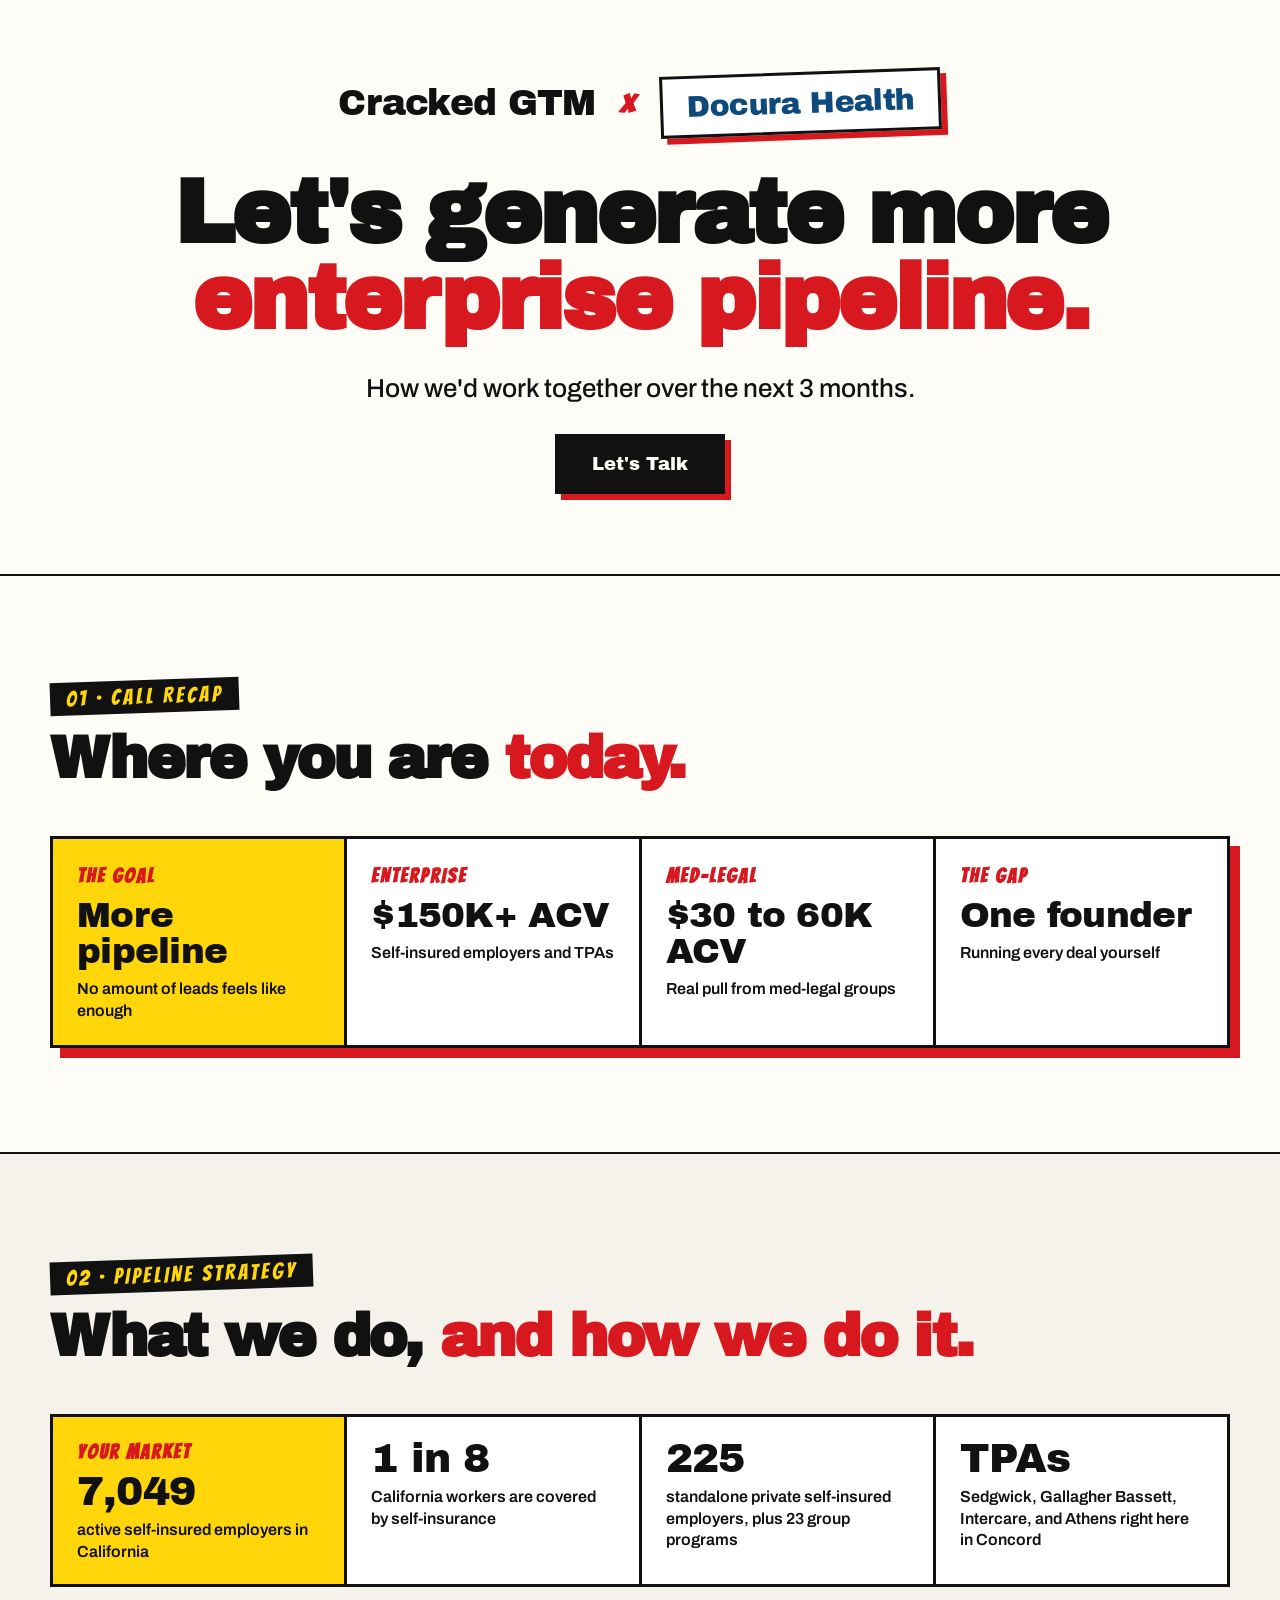
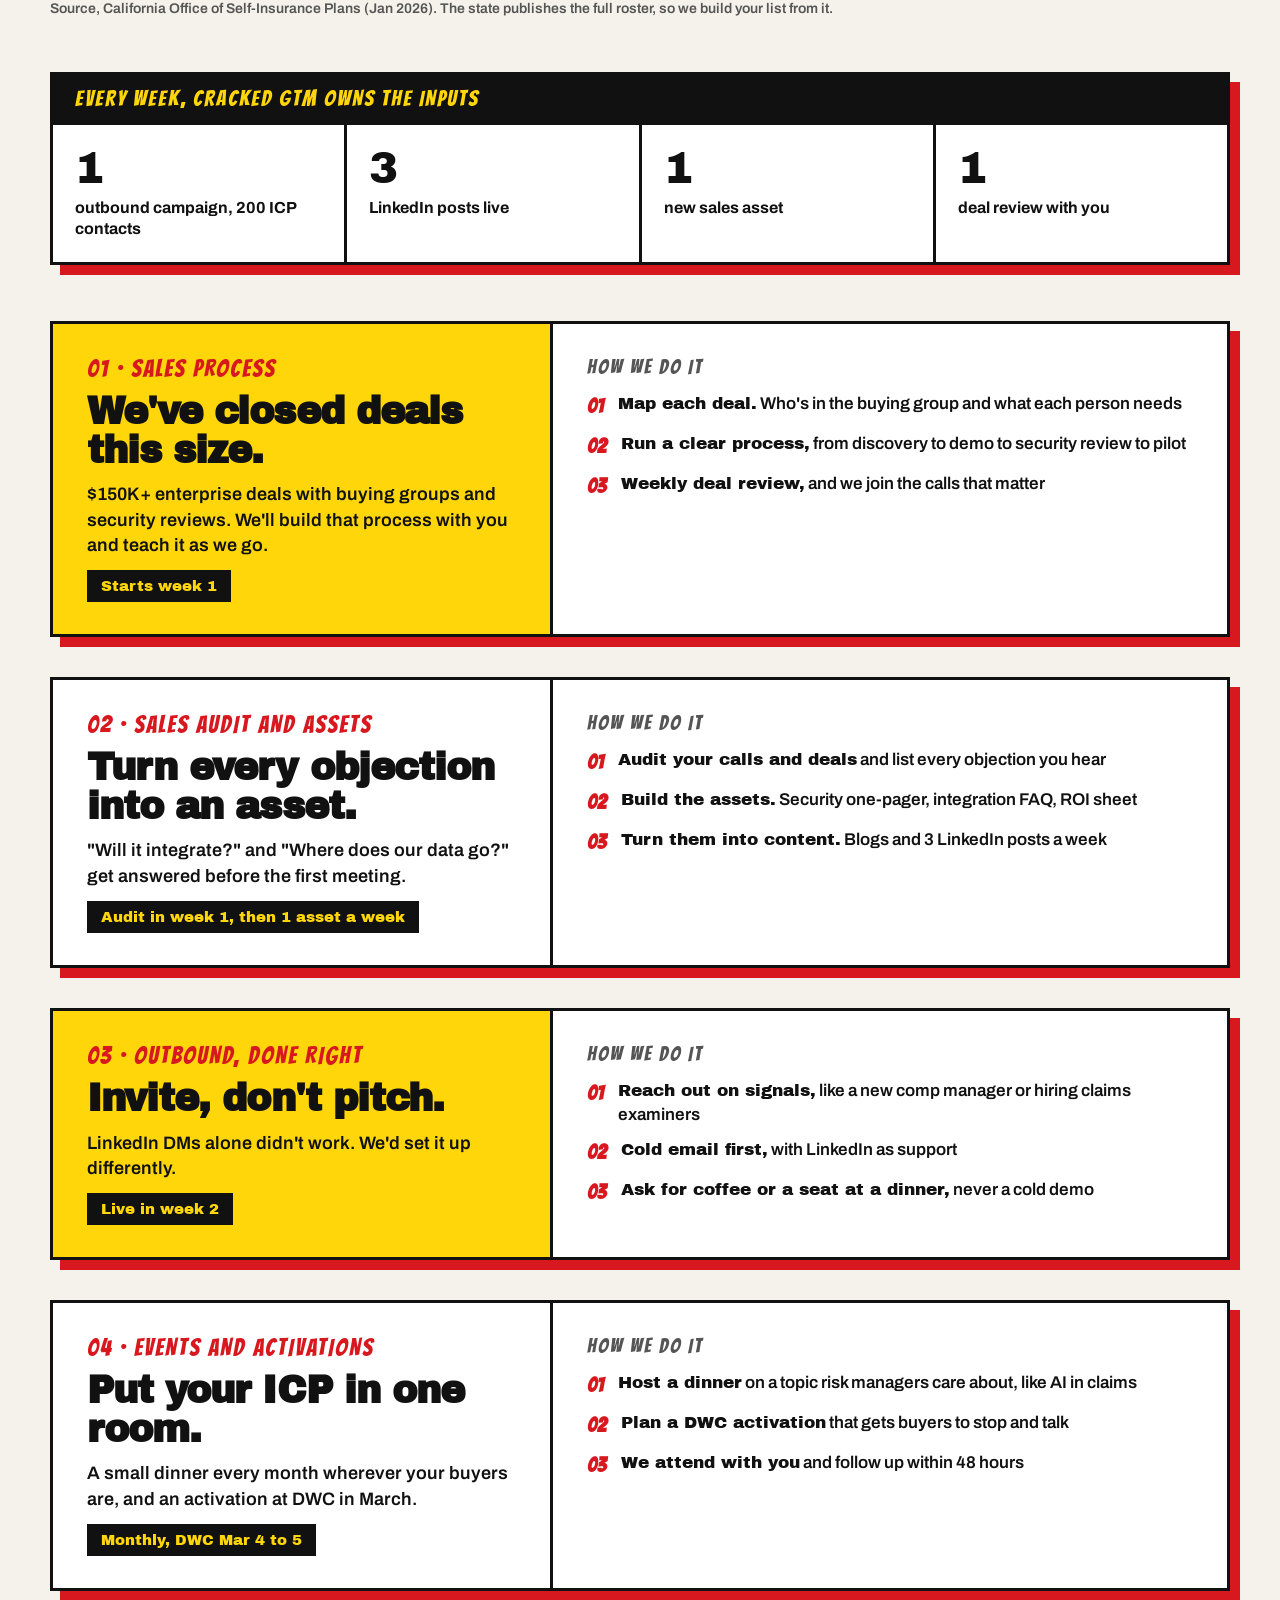
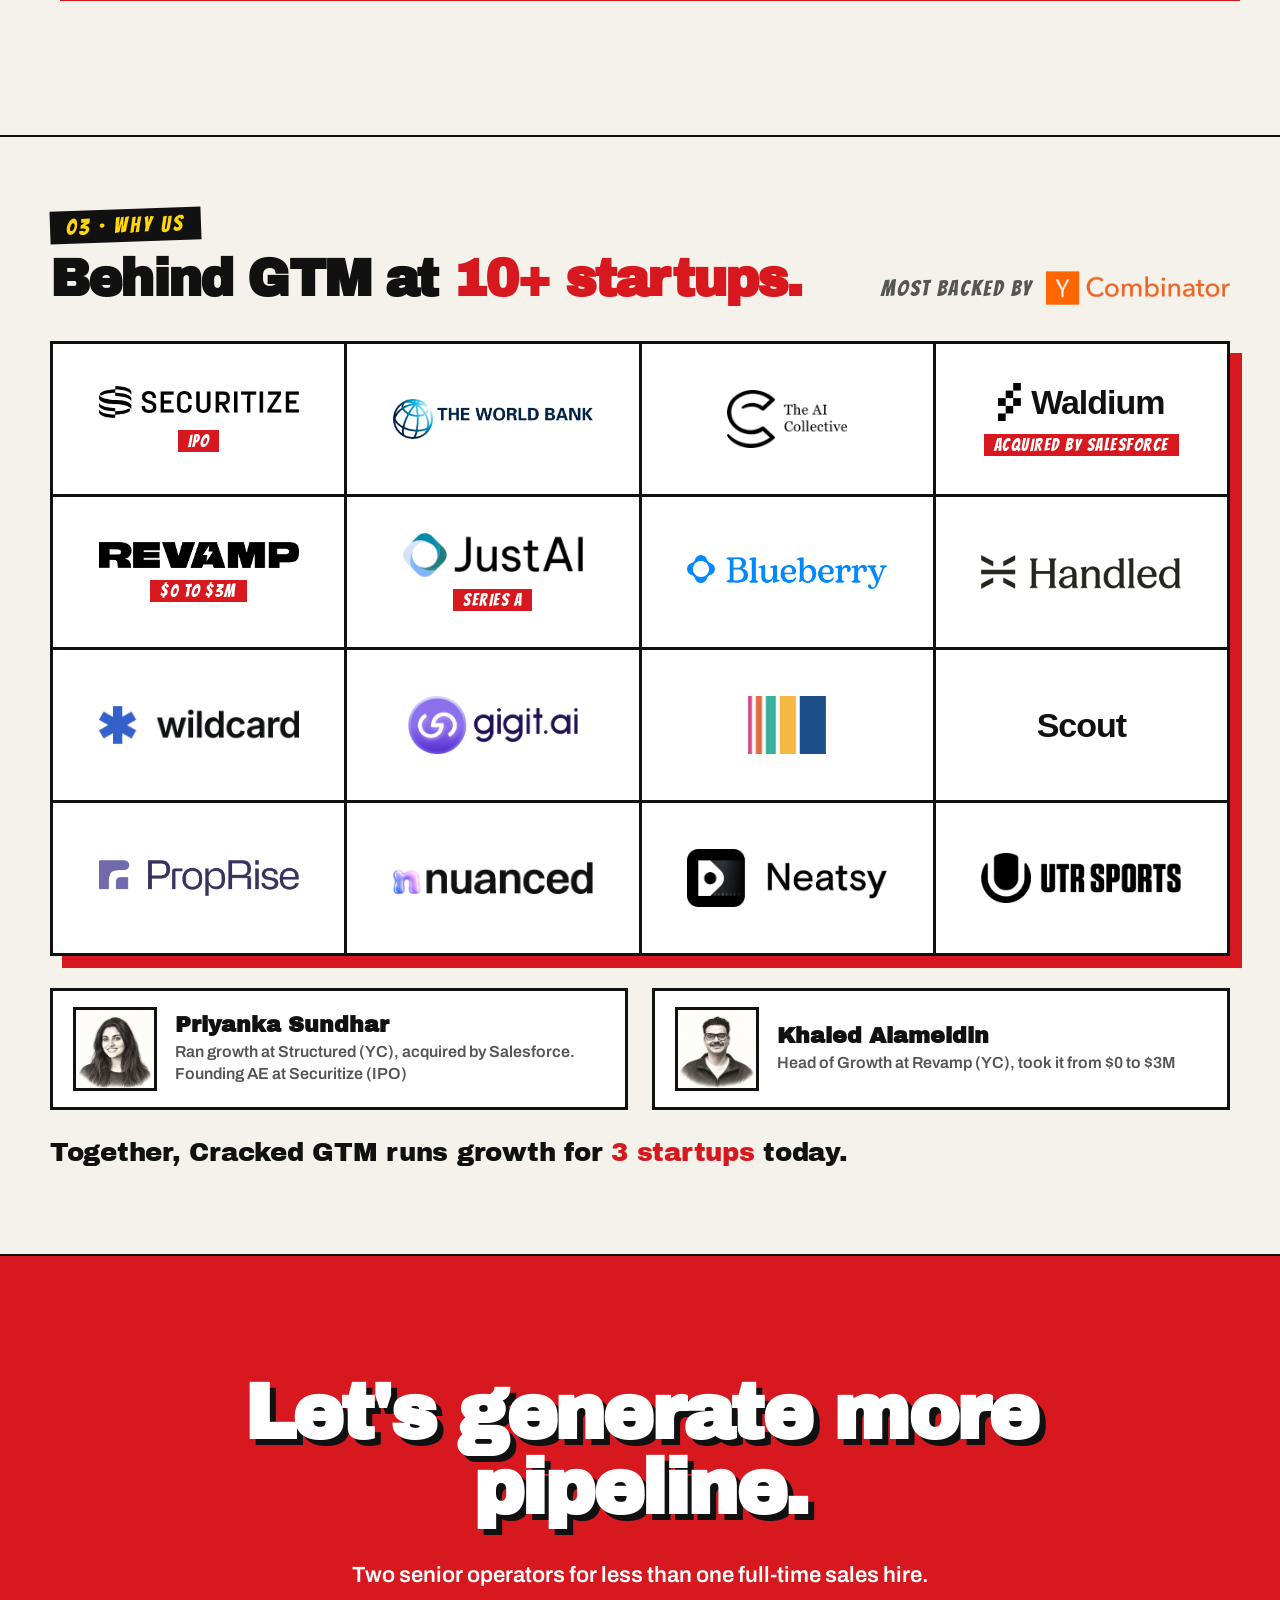
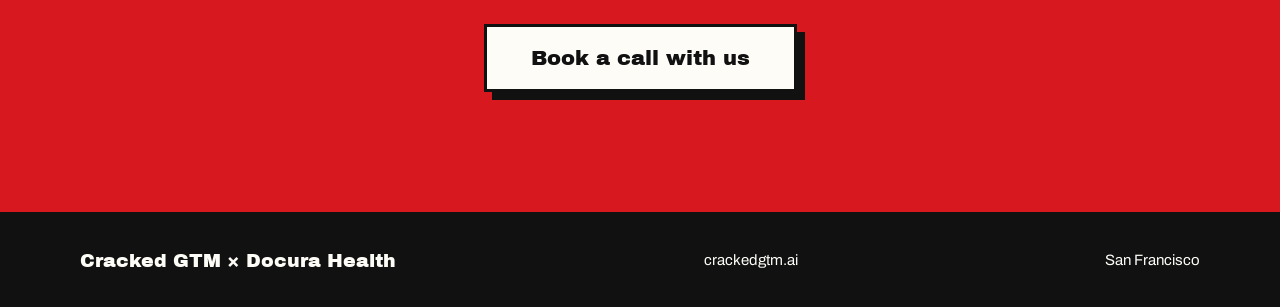
<file: docuraplan.html>
<!doctype html>
<html lang="en">
<head>
<meta charset="utf-8">
<meta name="viewport" content="width=device-width, initial-scale=1">
<title>Cracked GTM × Docura Health</title>
<meta name="description" content="A go-to-market proposal for Docura Health from Cracked GTM.">
<meta name="robots" content="noindex, nofollow">
<meta name="theme-color" content="#FDFCF7">
<link rel="icon" href="favicon.svg" type="image/svg+xml">
<link rel="preconnect" href="https://fonts.googleapis.com">
<link rel="preconnect" href="https://fonts.gstatic.com" crossorigin>
<link href="https://fonts.googleapis.com/css2?family=Archivo+Black&family=Archivo:wght@400;500;600;700&family=Bangers&family=Caveat:wght@600&family=Inter:wght@200&display=swap" rel="stylesheet">
<style>
:root{--ink:#111111;--paper:#FDFCF7;--red:#D7191F;--yellow:#FFD60A;--band:#F4F2EA;--muted:#555555}
*{box-sizing:border-box}
html{scroll-behavior:smooth}
body{margin:0;background:var(--paper);color:var(--ink);font-family:'Archivo',system-ui,sans-serif;-webkit-font-smoothing:antialiased}
a{color:var(--ink)}
img{display:block;max-width:100%}
.display{font-family:'Archivo Black',sans-serif}
.comic{font-family:'Bangers',cursive;font-weight:400}
.wrap{width:100%;max-width:1180px;margin:0 auto}
section{border-bottom:2px solid var(--ink);padding:104px 24px}
.hl{background:var(--yellow);padding:0 6px;box-decoration-break:clone;-webkit-box-decoration-break:clone}
.red{color:var(--red)}
.kicker{display:inline-block;align-self:flex-start;padding:5px 16px;background:var(--ink);color:var(--yellow);font-family:'Bangers',cursive;font-size:22px;letter-spacing:3px;transform:rotate(-2deg)}
.sec-head{display:flex;flex-direction:column;gap:16px;margin-bottom:48px}
.sec-head h2{margin:0;font-family:'Archivo Black',sans-serif;font-size:clamp(36px,4.6vw,60px);line-height:1;letter-spacing:-.035em}
.tag{display:inline-block;padding:2px 10px;background:var(--red);color:#fff;font-family:'Bangers',cursive;font-size:17px;letter-spacing:1.5px;white-space:nowrap}

/* hero */
.hero{border-bottom:none;padding:72px 24px 80px;display:flex;flex-direction:column;align-items:center;gap:28px;text-align:center}
.burst{position:relative;width:230px;height:230px}
.burst svg{position:absolute;inset:0;width:100%;height:100%}
.burst span{position:absolute;left:0;right:0;top:30%;font-family:'Bangers',cursive;font-size:31px;line-height:.95;letter-spacing:2px;color:#fff;transform:rotate(-9deg);text-shadow:3px 3px 0 var(--ink)}
.hero h1{margin:8px 0 0;max-width:1060px;font-family:'Archivo Black',sans-serif;font-size:clamp(48px,7vw,92px);line-height:.96;letter-spacing:-.035em}
.hero p{margin:0;max-width:820px;font-size:clamp(20px,2.2vw,26px);line-height:1.4;font-weight:500}
.hero p strong{font-weight:700}
.hero-proof{display:flex;flex-wrap:wrap;justify-content:center;gap:14px;margin-top:6px}
.hero-proof span{padding:10px 18px;background:#fff;border:2px solid var(--ink);box-shadow:4px 4px 0 var(--ink);font-weight:700;font-size:17px}
.hero-proof span b{font-family:'Archivo Black',sans-serif;font-weight:400;color:var(--red)}
.btn{display:inline-flex;align-items:center;justify-content:center;min-height:60px;padding:0 34px;font-family:'Archivo Black',sans-serif;font-size:18px;text-decoration:none;border:3px solid var(--ink);transition:transform .12s ease,box-shadow .12s ease}
.btn:hover{transform:translate(-2px,-2px)}
.btn-dark{background:var(--ink);color:var(--paper);box-shadow:6px 6px 0 var(--red)}
.btn-dark:hover{box-shadow:8px 8px 0 var(--red);color:var(--paper)}
.btn-light{background:var(--paper);color:var(--ink);box-shadow:8px 8px 0 var(--ink);min-height:68px;padding:0 44px;font-size:21px}
.btn-light:hover{box-shadow:10px 10px 0 var(--ink);color:var(--ink)}

/* logo wall */
.logos{border-top:2px solid var(--ink);background:var(--band);padding:72px 24px 88px}
.logos-head{display:flex;justify-content:space-between;align-items:flex-end;gap:24px;flex-wrap:wrap;margin-bottom:36px}
.logos-head h2{margin:12px 0 0;font-family:'Archivo Black',sans-serif;font-size:clamp(32px,4vw,52px);line-height:1;letter-spacing:-.035em}
.backed{display:flex;align-items:center;gap:14px}
.backed span{font-family:'Bangers',cursive;font-size:22px;letter-spacing:2px;color:var(--muted)}
.backed img{height:34px;width:auto}
.logo-wall{display:grid;grid-template-columns:repeat(4,minmax(0,1fr));gap:3px;background:var(--ink);border:3px solid var(--ink);box-shadow:12px 12px 0 var(--red)}
.logo-wall div{min-height:150px;padding:22px 18px;background:#fff;display:flex;flex-direction:column;align-items:center;justify-content:center;gap:12px}
.logo-wall img{max-width:200px;max-height:44px;width:auto;height:auto;object-fit:contain}
.logo-wall .tall img{max-height:58px}
.logo-wall .word{font-family:Arial,sans-serif;font-size:34px;font-weight:700;letter-spacing:-1px}
.logo-wall .wm{display:flex;align-items:center;gap:10px}
.logo-wall .wm img{height:38px;width:auto}

/* team */
.team-grid{display:grid;grid-template-columns:repeat(2,minmax(0,1fr));gap:36px}
.person{padding:32px;background:#fff;border:3px solid var(--ink);box-shadow:10px 10px 0 var(--red);display:flex;flex-direction:column;gap:22px}
.person-top{display:flex;align-items:center;gap:22px}
.person-top img{width:120px;height:120px;flex-shrink:0;object-fit:cover;border:3px solid var(--ink);mix-blend-mode:multiply}
.person h3{margin:0;font-family:'Archivo Black',sans-serif;font-size:30px;letter-spacing:-.015em}
.person .role{margin:6px 0 0;font-size:17px;font-weight:600;color:var(--muted)}
.big-stats{display:grid;grid-template-columns:repeat(2,minmax(0,1fr));gap:16px}
.big-stats div{display:flex;flex-direction:column;gap:4px}
.big-stats b{font-family:'Archivo Black',sans-serif;font-weight:400;font-size:clamp(26px,2.6vw,34px);line-height:1.05;color:var(--red);white-space:nowrap}
.big-stats span{font-size:16px;font-weight:600;line-height:1.35}
.person ul{margin:0;padding:0 0 0 20px;font-size:17px;line-height:1.5;color:#333}
.team-foot{margin:48px auto 0;max-width:820px;font-size:22px;line-height:1.5;text-align:center;font-weight:600}

/* note */
.note{display:flex;justify-content:center;padding:104px 24px 112px;background:var(--band)}
.note .col{width:100%;max-width:760px;display:flex;flex-direction:column;gap:24px;font-size:22px;line-height:1.6}
.note p{margin:0}
.pull{margin:16px 0!important;font-family:'Archivo Black',sans-serif;font-size:clamp(30px,3.6vw,42px);line-height:1.12;letter-spacing:-.025em}
.closer{margin-top:16px!important;font-family:'Archivo Black',sans-serif;font-size:clamp(28px,3vw,36px);line-height:1.15;letter-spacing:-.028em}
.sigs{display:flex;gap:48px;margin-top:4px;font-family:'Caveat',cursive;font-size:48px;line-height:1}

/* offering */
.offer-grid{display:grid;grid-template-columns:repeat(4,minmax(0,1fr));gap:24px}
.offer{padding:28px;background:#fff;border:3px solid var(--ink);box-shadow:8px 8px 0 var(--red);display:flex;flex-direction:column;gap:12px}
.offer.y{background:var(--yellow)}
.offer .n{font-family:'Bangers',cursive;font-size:26px;letter-spacing:2px;color:var(--red)}
.offer h3{margin:0;font-family:'Archivo Black',sans-serif;font-size:23px;line-height:1.15}
.offer p{margin:0;font-size:17px;line-height:1.5}
.offer .result{margin-top:auto;padding-top:16px;border-top:3px solid var(--ink);display:flex;flex-direction:column;gap:4px}
.offer .result b{font-family:'Archivo Black',sans-serif;font-weight:400;font-size:clamp(36px,3.6vw,48px);line-height:1;letter-spacing:-.02em}
.offer .result span{font-size:16px;font-weight:700;line-height:1.35}
.chips{display:flex;flex-wrap:wrap;gap:12px;margin-top:36px;font-size:17px;font-weight:700;align-items:center}
.chips em{font-style:normal;font-family:'Bangers',cursive;font-size:22px;letter-spacing:2px;color:var(--muted);margin-right:4px}
.chips span{padding:10px 16px;background:#fff;border:2px solid var(--ink);box-shadow:3px 3px 0 var(--ink)}

/* proof: posts */
.proof{background:var(--yellow)}
.posts{display:flex;flex-direction:column;gap:72px}
.post{display:grid;grid-template-columns:600px 1fr;gap:56px;align-items:center}
.post.flip{grid-template-columns:1fr 600px}
.post.flip .post-frame{order:2}
.post-frame{display:block;width:fit-content;max-width:100%;justify-self:center;background:#fff;border:4px solid var(--ink);box-shadow:14px 14px 0 var(--ink)}
.post-frame img{width:auto;max-width:100%;height:auto}
.post-copy{display:flex;flex-direction:column;align-items:flex-start;gap:20px}
.post-copy .k{font-family:'Bangers',cursive;font-size:24px;letter-spacing:2px;padding:4px 14px;background:var(--ink);color:var(--yellow);transform:rotate(-2deg)}
.post-copy h3{margin:0;font-family:'Archivo Black',sans-serif;font-size:clamp(30px,3.4vw,46px);line-height:1.05;letter-spacing:-.03em}
.post-copy p{margin:0;font-size:20px;line-height:1.5;font-weight:600;max-width:440px}
.post-chip{padding:12px 22px;background:var(--red);color:#fff;border:4px solid var(--ink);box-shadow:7px 7px 0 var(--ink);display:flex;flex-direction:column;gap:2px;transform:rotate(2deg)}
.post-chip b{font-family:'Archivo Black',sans-serif;font-weight:400;font-size:clamp(24px,2.6vw,34px);white-space:nowrap}
.post-chip span{font-size:16px;font-weight:700;white-space:nowrap}
.post-open{font-weight:700;font-size:16px}

/* press */
.press-grid{display:grid;grid-template-columns:1.15fr 1fr;gap:56px;align-items:center}
.press-grid > img{width:100%;max-width:645px;height:auto;border:4px solid var(--ink);box-shadow:12px 12px 0 var(--red)}
.press-copy{display:flex;flex-direction:column;gap:22px}
.press-copy h2{margin:0;font-family:'Archivo Black',sans-serif;font-size:clamp(32px,3.6vw,48px);line-height:1.02;letter-spacing:-.03em}
.press-copy p{margin:0;font-size:20px;line-height:1.5;font-weight:600}
.press-copy .stamp{align-self:flex-start;padding:12px 24px;background:var(--red);color:#fff;border:4px solid var(--ink);box-shadow:8px 8px 0 var(--ink);font-family:'Archivo Black',sans-serif;font-size:24px;transform:rotate(-3deg)}
.press-copy .fine{font-size:16px;color:var(--muted)}

/* case studies */
.cases{display:flex;flex-direction:column;gap:56px}
.case{background:#fff;border:3px solid var(--ink);box-shadow:12px 12px 0 var(--red);display:grid;grid-template-columns:1.1fr 1fr}
.case-left{padding:40px 44px;display:flex;flex-direction:column;gap:24px}
.case-name{display:flex;align-items:center;flex-wrap:wrap;gap:18px}
.case-name h3{margin:0;font-family:'Archivo Black',sans-serif;font-size:clamp(40px,4.6vw,64px);line-height:.95;letter-spacing:-.035em}
.badge{display:inline-flex;align-items:center;gap:12px;padding:8px 18px;background:#fff;border:3px solid var(--ink);box-shadow:5px 5px 0 var(--red);transform:rotate(-2deg);font-family:'Archivo Black',sans-serif;font-size:18px;white-space:nowrap}
.badge img{height:58px;width:auto;margin:-8px 0}
.facts{border-top:3px solid var(--ink);border-bottom:3px solid var(--ink);padding:16px 0;display:flex;flex-direction:column;gap:12px}
.facts div{display:flex;align-items:center;gap:16px}
.facts dt{width:118px;flex-shrink:0;font-family:'Bangers',cursive;font-size:21px;letter-spacing:1.5px;color:var(--red)}
.facts dd{margin:0;font-family:'Archivo Black',sans-serif;font-size:18px;line-height:1.3;display:flex;align-items:center;flex-wrap:wrap;gap:14px}
.facts dd img{height:28px;width:auto}
.facts dl{margin:0}
.did h4{margin:0 0 10px;font-family:'Bangers',cursive;font-weight:400;font-size:21px;letter-spacing:1.5px;color:var(--red)}
.did ol{margin:0;padding:0;list-style:none;counter-reset:d;display:flex;flex-direction:column;gap:8px}
.did li{counter-increment:d;display:flex;gap:14px;font-size:18px;font-weight:600;line-height:1.35}
.did li::before{content:counter(d,decimal-leading-zero);font-family:'Bangers',cursive;font-weight:400;font-size:20px;letter-spacing:1px;color:var(--red)}
.closed{font-family:'Archivo Black',sans-serif;font-size:18px;line-height:1.4}
.case-right{padding:40px 44px;background:var(--band);border-left:3px solid var(--ink);display:flex;flex-direction:column;justify-content:center;gap:20px}
.res{padding:20px 26px;background:#fff;border:3px solid var(--ink);box-shadow:6px 6px 0 var(--red);display:flex;flex-direction:column;gap:4px}
.res.hero-res{background:var(--yellow);box-shadow:8px 8px 0 var(--ink)}
.res b{font-family:'Archivo Black',sans-serif;font-weight:400;font-size:clamp(30px,3.2vw,44px);line-height:1;letter-spacing:-.03em;white-space:nowrap}
.res.hero-res b{font-size:clamp(48px,5.4vw,80px)}
.track .res.hero-res b{font-size:clamp(30px,3.2vw,44px)}
.res .red-n{color:var(--red)}
.res span{font-size:16px;font-weight:700}
.res-pair{display:grid;grid-template-columns:repeat(2,minmax(0,1fr));gap:18px}
.quote{margin:0;padding:22px 26px;background:var(--ink);color:var(--paper);display:flex;flex-direction:column;gap:10px}
.quote p{margin:0;font-family:'Archivo Black',sans-serif;font-size:18px;line-height:1.35}
.quote cite{font-style:normal;font-size:15px;font-weight:700;color:var(--yellow)}
.case-link{align-self:flex-start;font-weight:700;font-size:16px}
.track-grid{display:grid;grid-template-columns:repeat(2,minmax(0,1fr));gap:36px}
.track{background:#fff;border:3px solid var(--ink);box-shadow:10px 10px 0 var(--ink);padding:36px;display:flex;flex-direction:column;gap:20px}
.track-logo{height:52px;width:auto;align-self:flex-start}
.track h3{margin:0;font-family:'Archivo Black',sans-serif;font-size:26px;line-height:1.1;letter-spacing:-.02em}
.track .callout{padding:14px 18px;border:3px solid var(--ink);box-shadow:6px 6px 0 #0052FF;display:flex;align-items:center;gap:16px;flex-wrap:wrap;font-family:'Archivo Black',sans-serif;font-size:16px;line-height:1.35}
.track .callout img{height:24px;width:auto}
.track .story{padding:16px 20px;background:var(--ink);color:var(--paper);font-family:'Archivo Black',sans-serif;font-size:16px;line-height:1.4}
.track .story b{display:block;font-family:'Bangers',cursive;font-weight:400;font-size:19px;letter-spacing:1.5px;color:var(--yellow);margin-bottom:4px}
.more-label{margin:56px 0 18px;font-family:'Bangers',cursive;font-weight:400;font-size:24px;letter-spacing:3px;color:var(--muted)}
.mini-grid{display:grid;grid-template-columns:repeat(5,minmax(0,1fr));gap:18px}
.mini-grid div{min-height:96px;padding:12px;display:flex;align-items:center;justify-content:center;background:#fff;border:3px solid var(--ink);box-shadow:5px 5px 0 var(--red)}
.mini-grid img{max-height:34px;max-width:150px;width:auto;height:auto}

/* cta */
.cta{background:var(--red);color:#fff;padding:120px 24px;display:flex;flex-direction:column;align-items:center;gap:32px;text-align:center}
.cta h2{margin:0;max-width:1000px;font-family:'Archivo Black',sans-serif;font-size:clamp(48px,6vw,84px);line-height:.98;letter-spacing:-.035em;text-shadow:6px 6px 0 var(--ink)}
.cta p{margin:0;max-width:640px;font-size:22px;line-height:1.5;font-weight:600}

footer{background:var(--ink);color:var(--paper);padding:36px 80px;display:flex;align-items:center;justify-content:space-between;gap:24px;font-size:15px}
footer a{color:var(--paper)}

@media (max-width:1100px){
  .offer-grid{grid-template-columns:repeat(2,minmax(0,1fr))}
  .mini-grid{grid-template-columns:repeat(3,minmax(0,1fr))}
}
@media (max-width:900px){
  .logo-wall{grid-template-columns:repeat(2,minmax(0,1fr))}
  .team-grid,.track-grid,.press-grid{grid-template-columns:1fr}
  .case{grid-template-columns:1fr}
  .case-right{border-left:none;border-top:3px solid var(--ink)}
  .post,.post.flip{grid-template-columns:1fr;gap:28px}
  .post.flip .post-frame{order:0}
}
@media (max-width:820px){
  section{padding:72px 20px}
  .hero{padding:48px 20px 64px}
  .burst{width:180px;height:180px}
  .burst span{font-size:24px}
  .logos{padding:56px 20px 64px}
  .logo-wall div{min-height:120px;padding:16px 10px}
  .logo-wall img{max-width:130px;max-height:34px}
  .logo-wall .word{font-size:26px}
  .tag{font-size:14px}
  .person{padding:24px}
  .person-top img{width:96px;height:96px}
  .note .col{font-size:19px}
  .offer-grid{grid-template-columns:1fr}
  .case-left,.case-right{padding:28px 24px}
  .facts div{flex-direction:column;align-items:flex-start;gap:6px}
  .res-pair{grid-template-columns:1fr 1fr}
  .track{padding:26px}
  .mini-grid{grid-template-columns:repeat(2,minmax(0,1fr))}
  .cta{padding:88px 20px}
  .cta p{font-size:19px}
  footer{flex-direction:column;padding:32px 20px;text-align:center}
}
@media (max-width:420px){
  .big-stats{grid-template-columns:1fr}
  .res-pair{grid-template-columns:1fr}
}

/* paysquad proposal */
.ecom-strip{display:flex;flex-wrap:wrap;align-items:center;gap:18px;margin-top:-20px;padding:20px 24px;background:var(--yellow);border:3px solid var(--ink);box-shadow:8px 8px 0 var(--ink)}
.ecom-strip .k{font-family:'Bangers',cursive;font-size:22px;letter-spacing:2px;margin-right:auto}
.ecom-strip div{display:flex;align-items:center;gap:12px;padding:10px 16px;background:#fff;border:3px solid var(--ink)}
.ecom-strip img{height:28px;width:auto}
.ecom-strip div span{font-family:'Bangers',cursive;font-size:17px;letter-spacing:1.5px;color:#fff;background:var(--red);padding:1px 8px}
.lockup{display:flex;align-items:center;justify-content:center;gap:22px;flex-wrap:wrap}
.lockup .cg{font-family:'Archivo Black',sans-serif;font-size:clamp(26px,3vw,36px);letter-spacing:-.02em}
.lockup .x{font-family:'Bangers',cursive;font-size:44px;color:var(--red);line-height:1}
.lockup .ps{display:flex;align-items:center;padding:14px 22px;background:#fff;border:3px solid var(--ink);box-shadow:6px 6px 0 var(--red);transform:rotate(-2deg)}
.lockup .ps img{height:40px;width:auto}
.for-chips{display:flex;flex-wrap:wrap;justify-content:center;gap:14px}
.for-chips span{padding:10px 18px;background:#fff;border:2px solid var(--ink);box-shadow:4px 4px 0 var(--red);font-family:'Archivo Black',sans-serif;font-size:17px}
.why-grid{display:grid;grid-template-columns:1.3fr 1fr 1fr 1fr;gap:24px}
.ecom-logos{margin-top:auto;padding-top:14px;border-top:3px solid var(--ink);display:flex;flex-wrap:wrap;align-items:center;gap:10px 18px}
.ecom-logos img{height:22px;width:auto}
.why{padding:26px;background:#fff;border:3px solid var(--ink);box-shadow:8px 8px 0 var(--red);display:flex;flex-direction:column;gap:10px}
.why.y{background:var(--yellow);box-shadow:8px 8px 0 var(--ink)}
.why .k{font-family:'Bangers',cursive;font-size:22px;letter-spacing:2px;color:var(--red)}
.why.y .k{color:var(--ink)}
.why b{font-family:'Archivo Black',sans-serif;font-weight:400;font-size:clamp(40px,4.4vw,56px);line-height:1;letter-spacing:-.03em}
.why span{font-size:17px;font-weight:600;line-height:1.4}
.duo{display:grid;grid-template-columns:repeat(2,minmax(0,1fr));gap:24px;margin-top:32px}
.duo div{display:flex;align-items:center;gap:18px;padding:16px 20px;background:#fff;border:3px solid var(--ink)}
.duo img{width:84px;height:84px;flex-shrink:0;object-fit:cover;border:3px solid var(--ink);mix-blend-mode:multiply}
.duo h3{margin:0;font-family:'Archivo Black',sans-serif;font-size:22px}
.duo p{margin:4px 0 0;font-size:16px;font-weight:600;color:var(--muted);line-height:1.35}
.backers{font-family:'Archivo Black',sans-serif;font-size:18px;line-height:1.4}
.ob-card{width:100%;max-width:560px;justify-self:center;background:#fff;border:4px solid var(--ink);box-shadow:14px 14px 0 var(--ink);padding:36px;display:flex;flex-direction:column;gap:22px}
.ob-card .top{display:flex;align-items:center;justify-content:space-between;gap:14px;flex-wrap:wrap}
.ob-card .wm{display:flex;align-items:center;gap:10px;font-family:Arial,sans-serif;font-size:38px;font-weight:700;letter-spacing:-1px}
.ob-card .wm img{height:44px;width:auto}
.ob-stats{display:grid;grid-template-columns:1fr 1fr;gap:16px}
.ob-stats div{padding:16px 18px;border:3px solid var(--ink);display:flex;flex-direction:column;gap:4px}
.ob-stats div:first-child{background:var(--yellow)}
.ob-stats div:last-child{background:var(--ink);color:var(--paper)}
.ob-stats b{font-family:'Archivo Black',sans-serif;font-weight:400;font-size:clamp(28px,3vw,38px);line-height:1;letter-spacing:-.02em}
.ob-stats div:last-child b{color:var(--yellow)}
.ob-stats span{font-size:15px;font-weight:700}
.price-grid{display:grid;grid-template-columns:1fr auto 1fr;gap:28px;align-items:center}
.price{padding:40px;background:#fff;border:4px solid var(--ink);box-shadow:10px 10px 0 var(--ink);display:flex;flex-direction:column;gap:10px}
.price.y{background:var(--yellow);box-shadow:10px 10px 0 var(--red)}
.price .k{font-family:'Bangers',cursive;font-size:24px;letter-spacing:2px;color:var(--red)}
.price.y .k{color:var(--ink)}
.price b{font-family:'Archivo Black',sans-serif;font-weight:400;font-size:clamp(56px,7vw,92px);line-height:1;letter-spacing:-.04em}
.price h3{margin:0;font-family:'Archivo Black',sans-serif;font-size:24px}
.price p{margin:0;font-size:18px;font-weight:600;line-height:1.4;color:#333}
.arrow{width:64px;height:40px;background:var(--red);border:3px solid var(--ink);clip-path:polygon(0 30%,60% 30%,60% 0,100% 50%,60% 100%,60% 70%,0 70%)}
.price-foot{margin:36px 0 0;font-size:20px;font-weight:600;color:var(--muted)}
@media (max-width:1100px){.why-grid{grid-template-columns:repeat(2,minmax(0,1fr))}}
@media (max-width:820px){
  .why-grid,.duo{grid-template-columns:1fr}
  .price-grid{grid-template-columns:1fr !important}
  .arrow{justify-self:center;transform:rotate(90deg)}
  .price{padding:28px}
  .ob-card{padding:24px}
  .lockup .ps img{height:30px}
}
@media (max-width:420px){.ob-stats{grid-template-columns:1fr}}

/* visual intuition proposal */
.lockup .vi{display:flex;align-items:center;gap:14px;padding:12px 24px 12px 14px;background:#000;border:3px solid var(--ink);box-shadow:6px 6px 0 var(--red);transform:rotate(-2deg)}
.lockup .vi img{height:52px;width:52px}
.lockup .vi span{font-family:'Inter',sans-serif;font-weight:200;font-size:clamp(17px,2vw,24px);letter-spacing:.3em;color:#fff;white-space:nowrap}
.today-grid{display:grid;grid-template-columns:repeat(2,minmax(0,1fr));gap:36px}
.today{padding:34px;background:#fff;border:3px solid var(--ink);box-shadow:10px 10px 0 var(--red);display:flex;flex-direction:column;gap:18px}
.today.dark{background:#000;color:#fff;box-shadow:10px 10px 0 var(--ink)}
.today h3{margin:0;font-family:'Archivo Black',sans-serif;font-size:28px;letter-spacing:-.02em}
.today .k{font-family:'Bangers',cursive;font-size:22px;letter-spacing:2px;color:var(--red)}
.today.dark .k{color:var(--yellow)}
.today ul{margin:0;padding:0;list-style:none;display:flex;flex-direction:column;gap:14px}
.today li{display:flex;gap:14px;font-size:18px;font-weight:600;line-height:1.4}
.today li::before{content:"";flex-shrink:0;width:12px;height:12px;margin-top:6px;background:var(--red);border:2px solid var(--ink)}
.today.dark li::before{background:#4C7DFF;border-color:#fff;border-radius:50%}
.today li b{font-family:'Archivo Black',sans-serif;font-weight:400}
.mono-grid{display:grid;grid-template-columns:1fr 1.25fr;gap:36px;align-items:stretch}
.mono{padding:34px;border:3px solid var(--ink);display:flex;flex-direction:column;gap:18px}
.mono.them{background:#fff;box-shadow:8px 8px 0 var(--ink)}
.mono.us{background:var(--yellow);box-shadow:10px 10px 0 var(--red)}
.mono h3{margin:0;font-family:'Archivo Black',sans-serif;font-size:26px;line-height:1.1;letter-spacing:-.02em}
.mono ul{margin:0;padding:0 0 0 22px;display:flex;flex-direction:column;gap:12px;font-size:18px;line-height:1.4;font-weight:600}
.mono ul b{font-family:'Archivo Black',sans-serif;font-weight:400}
.mono-foot{margin:36px 0 0;max-width:900px;font-size:20px;line-height:1.5;font-weight:600}
.phases{display:grid;grid-template-columns:repeat(3,minmax(0,1fr));gap:28px}
.phase{background:#fff;border:3px solid var(--ink);box-shadow:10px 10px 0 var(--red);display:flex;flex-direction:column}
.phase.y{background:var(--yellow);box-shadow:10px 10px 0 var(--ink)}
.phase-top{padding:24px 28px;border-bottom:3px solid var(--ink);display:flex;flex-direction:column;gap:6px}
.phase-top .n{font-family:'Bangers',cursive;font-size:24px;letter-spacing:2px;color:var(--red)}
.phase-top h3{margin:0;font-family:'Archivo Black',sans-serif;font-size:30px;letter-spacing:-.02em}
.phase-top .when{font-size:16px;font-weight:700;color:var(--muted)}
.phase ol{margin:0;padding:24px 28px 28px;list-style:none;counter-reset:p;display:flex;flex-direction:column;gap:14px}
.phase li{counter-increment:p;display:flex;gap:12px;font-size:17px;font-weight:600;line-height:1.4}
.phase li::before{content:counter(p,decimal-leading-zero);font-family:'Bangers',cursive;font-size:19px;letter-spacing:1px;color:var(--red);flex-shrink:0}
.phase li b{font-family:'Archivo Black',sans-serif;font-weight:400}
.buyers{display:grid;grid-template-columns:repeat(3,minmax(0,1fr));gap:3px;background:var(--ink);border:3px solid var(--ink);margin-bottom:48px}
.buyers div{background:#fff;padding:22px 24px;display:flex;flex-direction:column;gap:6px}
.buyers .k{font-family:'Bangers',cursive;font-size:20px;letter-spacing:2px;color:var(--red)}
.buyers b{font-family:'Archivo Black',sans-serif;font-weight:400;font-size:22px}
.buyers span{font-size:16px;font-weight:600;line-height:1.4;color:#333}
.have{margin-top:56px;padding:32px 36px;background:var(--ink);color:var(--paper);display:flex;flex-direction:column;gap:20px}
.have .k{font-family:'Bangers',cursive;font-size:24px;letter-spacing:2px;color:var(--yellow)}
.have ul{margin:0;padding:0;list-style:none;display:grid;grid-template-columns:repeat(3,minmax(0,1fr));gap:16px 28px}
.have li{font-family:'Archivo Black',sans-serif;font-size:18px;line-height:1.3}
.have li span{display:block;font-family:'Archivo',sans-serif;font-weight:600;font-size:15px;color:#bbb;margin-top:4px}
@media (max-width:1100px){.phases{grid-template-columns:1fr}.have ul{grid-template-columns:repeat(2,minmax(0,1fr))}}
@media (max-width:900px){.today-grid,.mono-grid,.buyers{grid-template-columns:1fr}}
@media (max-width:820px){
  .today,.mono{padding:24px}
  .have{padding:24px}
  .have ul{grid-template-columns:1fr}
  .lockup .vi img{height:40px;width:40px}
  .lockup .vi span{letter-spacing:.2em}
}

.note .col .hi{font-family:'Archivo Black',sans-serif;font-size:clamp(26px,3vw,34px);letter-spacing:-.02em}
.note .sigs span{display:flex;flex-direction:column;gap:6px}
.note .sigs small{font-family:'Archivo',sans-serif;font-size:15px;font-weight:700;color:var(--muted)}
.park{background:#fff}
.mono.park h3{color:var(--muted)}
.mono .tagline{margin:0;font-size:16px;font-weight:700;color:var(--muted)}
.guard{display:grid;grid-template-columns:repeat(3,minmax(0,1fr));gap:20px;margin-top:40px}
.guard div{padding:22px 24px;background:var(--ink);color:var(--paper);display:flex;flex-direction:column;gap:6px}
.guard .k{font-family:'Bangers',cursive;font-size:20px;letter-spacing:2px;color:var(--yellow)}
.guard b{font-family:'Archivo Black',sans-serif;font-weight:400;font-size:20px}
.guard span{font-size:16px;font-weight:600;line-height:1.4;color:#ddd}
.onboard{display:flex;align-items:center;flex-wrap:wrap;gap:14px;margin-bottom:36px;padding:18px 22px;background:#fff;border:3px solid var(--ink);box-shadow:6px 6px 0 var(--ink)}
.onboard .k{font-family:'Bangers',cursive;font-size:22px;letter-spacing:2px;color:var(--red);margin-right:6px}
.onboard span{font-weight:700;font-size:17px}
.onboard i{font-style:normal;font-family:'Archivo Black',sans-serif;color:var(--red)}
.score{margin-top:48px;display:grid;grid-template-columns:repeat(4,minmax(0,1fr));gap:3px;background:var(--ink);border:3px solid var(--ink);box-shadow:10px 10px 0 var(--red)}
.score div{background:#fff;padding:22px 22px;display:flex;flex-direction:column;gap:6px}
.score div:first-child{background:var(--yellow)}
.score b{font-family:'Archivo Black',sans-serif;font-weight:400;font-size:clamp(30px,3.4vw,46px);line-height:1;letter-spacing:-.02em}
.score span{font-size:16px;font-weight:700;line-height:1.35}
.score-head{grid-column:1/-1;background:var(--ink)!important;color:var(--yellow);font-family:'Bangers',cursive;font-size:22px;letter-spacing:2px;padding:12px 22px!important}
.raise{display:grid;grid-template-columns:repeat(3,minmax(0,1fr));gap:24px}
.raise div{padding:26px;background:#fff;border:3px solid var(--ink);box-shadow:8px 8px 0 var(--red);display:flex;flex-direction:column;gap:10px}
.raise .k{font-family:'Bangers',cursive;font-size:22px;letter-spacing:2px;color:var(--red)}
.raise h3{margin:0;font-family:'Archivo Black',sans-serif;font-size:22px;line-height:1.15}
.raise p{margin:0;font-size:17px;line-height:1.5;font-weight:500}
.week{display:grid;grid-template-columns:repeat(4,minmax(0,1fr));gap:20px}
.week div{padding:22px;background:#fff;border:3px solid var(--ink);box-shadow:6px 6px 0 var(--red);display:flex;flex-direction:column;gap:8px}
.week div.y{background:var(--yellow);box-shadow:6px 6px 0 var(--ink)}
.week .k{font-family:'Bangers',cursive;font-size:19px;letter-spacing:1.5px;color:var(--red)}
.week h3{margin:0;font-family:'Archivo Black',sans-serif;font-size:20px;line-height:1.15}
.week p{margin:0;font-size:16px;line-height:1.45;font-weight:600}
.ref{margin-top:36px;display:flex;align-items:center;gap:22px;flex-wrap:wrap;padding:24px 28px;background:var(--yellow);border:3px solid var(--ink);box-shadow:8px 8px 0 var(--ink)}
.ref .k{font-family:'Bangers',cursive;font-size:22px;letter-spacing:2px}
.ref p{margin:0;flex:1;min-width:260px;font-size:19px;font-weight:600;line-height:1.45}
.steps{display:grid;grid-template-columns:repeat(2,minmax(0,1fr));gap:20px}
.step{padding:24px 26px;background:#fff;border:3px solid var(--ink);display:flex;gap:18px;align-items:flex-start}
.step .who{flex-shrink:0;padding:4px 12px;background:var(--ink);color:var(--yellow);font-family:'Bangers',cursive;font-size:19px;letter-spacing:1.5px}
.step.c .who{background:var(--red);color:#fff}
.step p{margin:0;font-size:18px;font-weight:600;line-height:1.45}
.step p b{font-family:'Archivo Black',sans-serif;font-weight:400}
.deadline{margin:32px 0 0;display:flex;flex-wrap:wrap;gap:16px}
.deadline span{padding:12px 20px;background:var(--red);color:#fff;border:3px solid var(--ink);box-shadow:5px 5px 0 var(--ink);font-family:'Archivo Black',sans-serif;font-size:18px}
@media (max-width:1100px){.week{grid-template-columns:repeat(2,minmax(0,1fr))}.score{grid-template-columns:repeat(2,minmax(0,1fr))}}
@media (max-width:900px){.guard,.raise,.steps{grid-template-columns:1fr}}
@media (max-width:600px){.week,.score{grid-template-columns:1fr}}

.goal{display:grid;grid-template-columns:repeat(3,minmax(0,1fr));gap:0;border:3px solid var(--ink);box-shadow:10px 10px 0 var(--red);background:var(--ink)}
.goal div{background:var(--yellow);padding:28px;display:flex;flex-direction:column;gap:8px;border-right:3px solid var(--ink)}
.goal div:last-child{border-right:none;background:#fff}
.goal .k{font-family:'Bangers',cursive;font-size:22px;letter-spacing:2px;color:var(--red)}
.goal b{font-family:'Archivo Black',sans-serif;font-weight:400;font-size:clamp(26px,2.8vw,36px);line-height:1.05;letter-spacing:-.02em}
.goal span{font-size:17px;font-weight:600;line-height:1.4}
@media (max-width:900px){.goal{grid-template-columns:1fr}.goal div{border-right:none;border-bottom:3px solid var(--ink)}}
.lockup .dh{display:flex;align-items:center;padding:12px 24px;background:#fff;border:3px solid var(--ink);box-shadow:6px 6px 0 var(--red);transform:rotate(-2deg);font-family:'Archivo Black',sans-serif;font-size:clamp(20px,2.4vw,30px);letter-spacing:-.02em;color:#0E4A7B}
.opt-or{font-family:'Bangers',cursive;font-size:40px;color:var(--red);text-align:center}
.price ul{margin:6px 0 0;padding:0 0 0 20px;font-size:17px;font-weight:600;line-height:1.5;color:#222;display:flex;flex-direction:column;gap:6px}
.price .rec{align-self:flex-start;padding:2px 10px;background:var(--red);color:#fff;font-family:'Bangers',cursive;font-size:17px;letter-spacing:1.5px}
.recap{display:grid;grid-template-columns:repeat(4,minmax(0,1fr));gap:3px;background:var(--ink);border:3px solid var(--ink);box-shadow:10px 10px 0 var(--red)}
.recap div{background:#fff;padding:24px;display:flex;flex-direction:column;gap:8px}
.recap div.y{background:var(--yellow)}
.recap .k{font-family:'Bangers',cursive;font-size:20px;letter-spacing:2px;color:var(--red)}
.recap b{font-family:'Archivo Black',sans-serif;font-weight:400;font-size:clamp(26px,2.8vw,38px);line-height:1;letter-spacing:-.02em}
.recap span{font-size:16px;font-weight:600;line-height:1.35}
.plus{font-family:'Bangers',cursive;font-size:56px;color:var(--red);text-align:center;align-self:center}
.icp{display:grid;grid-template-columns:repeat(4,minmax(0,1fr));gap:3px;background:var(--ink);border:3px solid var(--ink)}
.icp div{background:#fff;padding:22px 24px;display:flex;flex-direction:column;gap:6px}
.icp div.y{background:var(--yellow)}
.icp .k{font-family:'Bangers',cursive;font-size:20px;letter-spacing:2px;color:var(--red)}
.icp b{font-family:'Archivo Black',sans-serif;font-weight:400;font-size:clamp(30px,3.2vw,44px);line-height:1;letter-spacing:-.02em}
.icp span{font-size:16px;font-weight:600;line-height:1.35}
.icp-note{margin:14px 0 56px;font-size:14px;font-weight:600;color:var(--muted)}
.play{display:grid;grid-template-columns:minmax(0,1fr) minmax(0,1.35fr);background:#fff;border:3px solid var(--ink);box-shadow:10px 10px 0 var(--red);margin-bottom:40px}
.play.y .play-l{background:var(--yellow)}
.play-l{padding:32px 34px;border-right:3px solid var(--ink);display:flex;flex-direction:column;gap:12px}
.play-l .n{font-family:'Bangers',cursive;font-size:24px;letter-spacing:2px;color:var(--red)}
.play-l h3{margin:0;font-family:'Archivo Black',sans-serif;font-size:clamp(28px,3vw,38px);line-height:1.02;letter-spacing:-.025em}
.play-l p{margin:0;font-size:18px;font-weight:600;line-height:1.4}
.play-l .cad{margin-top:auto;align-self:flex-start;padding:8px 14px;background:var(--ink);color:var(--yellow);font-family:'Archivo Black',sans-serif;font-size:15px}
.play-r{padding:32px 34px;display:flex;flex-direction:column;gap:14px}
.play-r .h{font-family:'Bangers',cursive;font-size:20px;letter-spacing:2px;color:var(--muted)}
.play-r ol{margin:0;padding:0;list-style:none;counter-reset:s;display:flex;flex-direction:column;gap:12px}
.play-r li{counter-increment:s;display:flex;gap:14px;font-size:17px;font-weight:600;line-height:1.4}
.play-r li::before{content:counter(s,decimal-leading-zero);font-family:'Bangers',cursive;font-size:20px;letter-spacing:1px;color:var(--red);flex-shrink:0}
.play-r li b{font-family:'Archivo Black',sans-serif;font-weight:400}
.confs{display:grid;grid-template-columns:repeat(2,minmax(0,1fr));gap:12px}
.confs div{padding:14px 16px;border:3px solid var(--ink);display:flex;flex-direction:column;gap:3px}
.confs div.top{background:var(--yellow)}
.confs b{font-family:'Archivo Black',sans-serif;font-weight:400;font-size:17px;line-height:1.2}
.confs span{font-size:14px;font-weight:700;color:#333}
.confs em{font-style:normal;font-size:14px;font-weight:600;color:var(--muted)}
.own{margin-top:16px}
@media (max-width:1100px){.recap{grid-template-columns:repeat(2,minmax(0,1fr))}}
@media (max-width:900px){.play{grid-template-columns:1fr}.play-l{border-right:none;border-bottom:3px solid var(--ink)}.icp{grid-template-columns:repeat(2,minmax(0,1fr))}}
@media (max-width:600px){.recap,.icp,.confs{grid-template-columns:1fr}}
</style>
</head>
<body>

<header class="hero" id="top">
  <div class="lockup" aria-label="Cracked GTM and Docura Health">
    <span class="cg">Cracked GTM</span><span class="x">×</span><span class="dh">Docura Health</span>
  </div>
  <h1>Let's generate more <span class="red">enterprise pipeline.</span></h1>
  <p>How we'd work together over the next 3 months.</p>
  <a class="btn btn-dark" href="https://calendly.com/d/dtd7-vd3-fhw/discovery-call" target="_blank" rel="noopener">Let's Talk</a>
</header>

<section id="recap" style="border-top:2px solid var(--ink)">
  <div class="wrap">
    <div class="sec-head">
      <span class="kicker">01 · CALL RECAP</span>
      <h2>Where you are <span class="red">today.</span></h2>
    </div>
    <div class="recap">
      <div class="y"><span class="k">THE GOAL</span><b>More pipeline</b><span>No amount of leads feels like enough</span></div>
      <div><span class="k">ENTERPRISE</span><b>$150K+ ACV</b><span>Self-insured employers and TPAs</span></div>
      <div><span class="k">MED-LEGAL</span><b>$30 to 60K ACV</b><span>Real pull from med-legal groups</span></div>
      <div><span class="k">THE GAP</span><b>One founder</b><span>Running every deal yourself</span></div>
    </div>
  </div>
</section>

<section id="strategy" style="background:var(--band)">
  <div class="wrap">
    <div class="sec-head">
      <span class="kicker">02 · PIPELINE STRATEGY</span>
      <h2>What we do, <span class="red">and how we do it.</span></h2>
    </div>
    <div class="icp">
      <div class="y"><span class="k">YOUR MARKET</span><b>7,049</b><span>active self-insured employers in California</span></div>
      <div><b>1 in 8</b><span>California workers are covered by self-insurance</span></div>
      <div><b>225</b><span>standalone private self-insured employers, plus 23 group programs</span></div>
      <div><b>TPAs</b><span>Sedgwick, Gallagher Bassett, Intercare, and Athens right here in Concord</span></div>
    </div>
    <p class="icp-note">Source, California Office of Self-Insurance Plans (Jan 2026). The state publishes the full roster, so we build your list from it.</p>

    <div class="score own" style="margin:0 0 56px">
      <div class="score-head">EVERY WEEK, CRACKED GTM OWNS THE INPUTS</div>
      <div><b>1</b><span>outbound campaign, 200 ICP contacts</span></div>
      <div><b>3</b><span>LinkedIn posts live</span></div>
      <div><b>1</b><span>new sales asset</span></div>
      <div><b>1</b><span>deal review with you</span></div>
    </div>

    <div class="play y">
      <div class="play-l"><span class="n">01 · SALES PROCESS</span><h3>We've closed deals this size.</h3><p>$150K+ enterprise deals with buying groups and security reviews. We'll build that process with you and teach it as we go.</p><span class="cad">Starts week 1</span></div>
      <div class="play-r"><span class="h">HOW WE DO IT</span>
        <ol><li><span><b>Map each deal.</b> Who's in the buying group and what each person needs</span></li><li><span><b>Run a clear process,</b> from discovery to demo to security review to pilot</span></li><li><span><b>Weekly deal review,</b> and we join the calls that matter</span></li></ol>
      </div>
    </div>

    <div class="play">
      <div class="play-l"><span class="n">02 · SALES AUDIT AND ASSETS</span><h3>Turn every objection into an asset.</h3><p>"Will it integrate?" and "Where does our data go?" get answered before the first meeting.</p><span class="cad">Audit in week 1, then 1 asset a week</span></div>
      <div class="play-r"><span class="h">HOW WE DO IT</span>
        <ol><li><span><b>Audit your calls and deals</b> and list every objection you hear</span></li><li><span><b>Build the assets.</b> Security one-pager, integration FAQ, ROI sheet</span></li><li><span><b>Turn them into content.</b> Blogs and 3 LinkedIn posts a week</span></li></ol>
      </div>
    </div>

    <div class="play y">
      <div class="play-l"><span class="n">03 · OUTBOUND, DONE RIGHT</span><h3>Invite, don't pitch.</h3><p>LinkedIn DMs alone didn't work. We'd set it up differently.</p><span class="cad">Live in week 2</span></div>
      <div class="play-r"><span class="h">HOW WE DO IT</span>
        <ol><li><span><b>Reach out on signals,</b> like a new comp manager or hiring claims examiners</span></li><li><span><b>Cold email first,</b> with LinkedIn as support</span></li><li><span><b>Ask for coffee or a seat at a dinner,</b> never a cold demo</span></li></ol>
      </div>
    </div>

    <div class="play">
      <div class="play-l"><span class="n">04 · EVENTS AND ACTIVATIONS</span><h3>Put your ICP in one room.</h3><p>A small dinner every month wherever your buyers are, and an activation at DWC in March.</p><span class="cad">Monthly, DWC Mar 4 to 5</span></div>
      <div class="play-r"><span class="h">HOW WE DO IT</span>
        <ol><li><span><b>Host a dinner</b> on a topic risk managers care about, like AI in claims</span></li><li><span><b>Plan a DWC activation</b> that gets buyers to stop and talk</span></li><li><span><b>We attend with you</b> and follow up within 48 hours</span></li></ol>
      </div>
    </div>
  </div>
</section>

<section class="logos" id="why" aria-labelledby="logos-title" style="border-top:none">
  <div class="wrap">
    <div class="logos-head">
      <div>
        <span class="kicker">03 · WHY US</span>
        <h2 id="logos-title">Behind GTM at <span class="red">10+ startups.</span></h2>
      </div>
      <div class="backed"><span>MOST BACKED BY</span><img src="assets/logos/ycombinator.png" alt="Y Combinator" width="520" height="96"></div>
    </div>
    <div class="logo-wall">
      <div><img src="assets/logos/securitize.png" alt="Securitize" width="627" height="102"><span class="tag">IPO</span></div>
      <div><img src="assets/logos/world-bank.png" alt="World Bank" width="617" height="124"></div>
      <div class="tall"><img src="assets/logos/ai-collective.png" alt="The AI Collective" width="260" height="126"></div>
      <div><span class="wm"><img src="assets/logos/waldium-mark.png" alt="" width="76" height="126"><span class="word">Waldium</span></span><span class="tag">ACQUIRED BY SALESFORCE</span></div>
      <div><img src="assets/logos/revamp.png" alt="Revamp" width="627" height="80"><span class="tag">$0 TO $3M</span></div>
      <div><img src="assets/logos/justai.png" alt="JustAI" width="410" height="100"><span class="tag">SERIES A</span></div>
      <div><img src="assets/logos/blueberry.png" alt="Blueberry" width="627" height="107"></div>
      <div><img src="assets/logos/handled.png" alt="Handled" width="583" height="98"></div>
      <div><img src="assets/logos/wildcard.png" alt="Wildcard" width="430" height="82"></div>
      <div class="tall"><img src="assets/logos/gigit.png" alt="Gigit" width="369" height="126"></div>
      <div class="tall"><img src="assets/logos/hue.png" alt="Hue" width="171" height="126"></div>
      <div><span class="word">Scout</span></div>
      <div><img src="assets/logos/proprise.png" alt="PropRise" width="627" height="114"></div>
      <div><img src="assets/logos/nuanced.png" alt="Nuanced" width="407" height="66"></div>
      <div class="tall"><img src="assets/logos/neatsy.png" alt="Neatsy" width="433" height="126"></div>
      <div class="tall"><img src="assets/logos/utr.png" alt="Universal Tennis (UTR)" width="503" height="126"></div>
    </div>
    <div class="duo">
      <div><img src="priyanka.jpg" alt="Sketch portrait of Priyanka Sundhar" width="230" height="230"><span><h3>Priyanka Sundhar</h3><p>Ran growth at Structured (YC), acquired by Salesforce. Founding AE at Securitize (IPO)</p></span></div>
      <div><img src="khaled.jpg" alt="Sketch portrait of Khaled Alameldin" width="230" height="230"><span><h3>Khaled Alameldin</h3><p>Head of Growth at Revamp (YC), took it from $0 to $3M</p></span></div>
    </div>
    <p style="margin:28px 0 0;font-family:'Archivo Black',sans-serif;font-size:clamp(20px,2.2vw,26px);letter-spacing:-.01em">Together, Cracked GTM runs growth for <span class="red">3 startups</span> today.</p>
  </div>
</section>

<section class="cta" id="book">
  <h2>Let's generate more pipeline.</h2>
  <p>Two senior operators for less than one full-time sales hire.</p>
  <a class="btn btn-light" href="https://calendly.com/d/dtd7-vd3-fhw/discovery-call" target="_blank" rel="noopener">Book a call with us</a>
</section>

<footer>
  <span class="display" style="font-size:19px">Cracked GTM × Docura Health</span>
  <span>crackedgtm.ai</span>
  <span>San Francisco</span>
</footer>

</body>
</html>
</file>
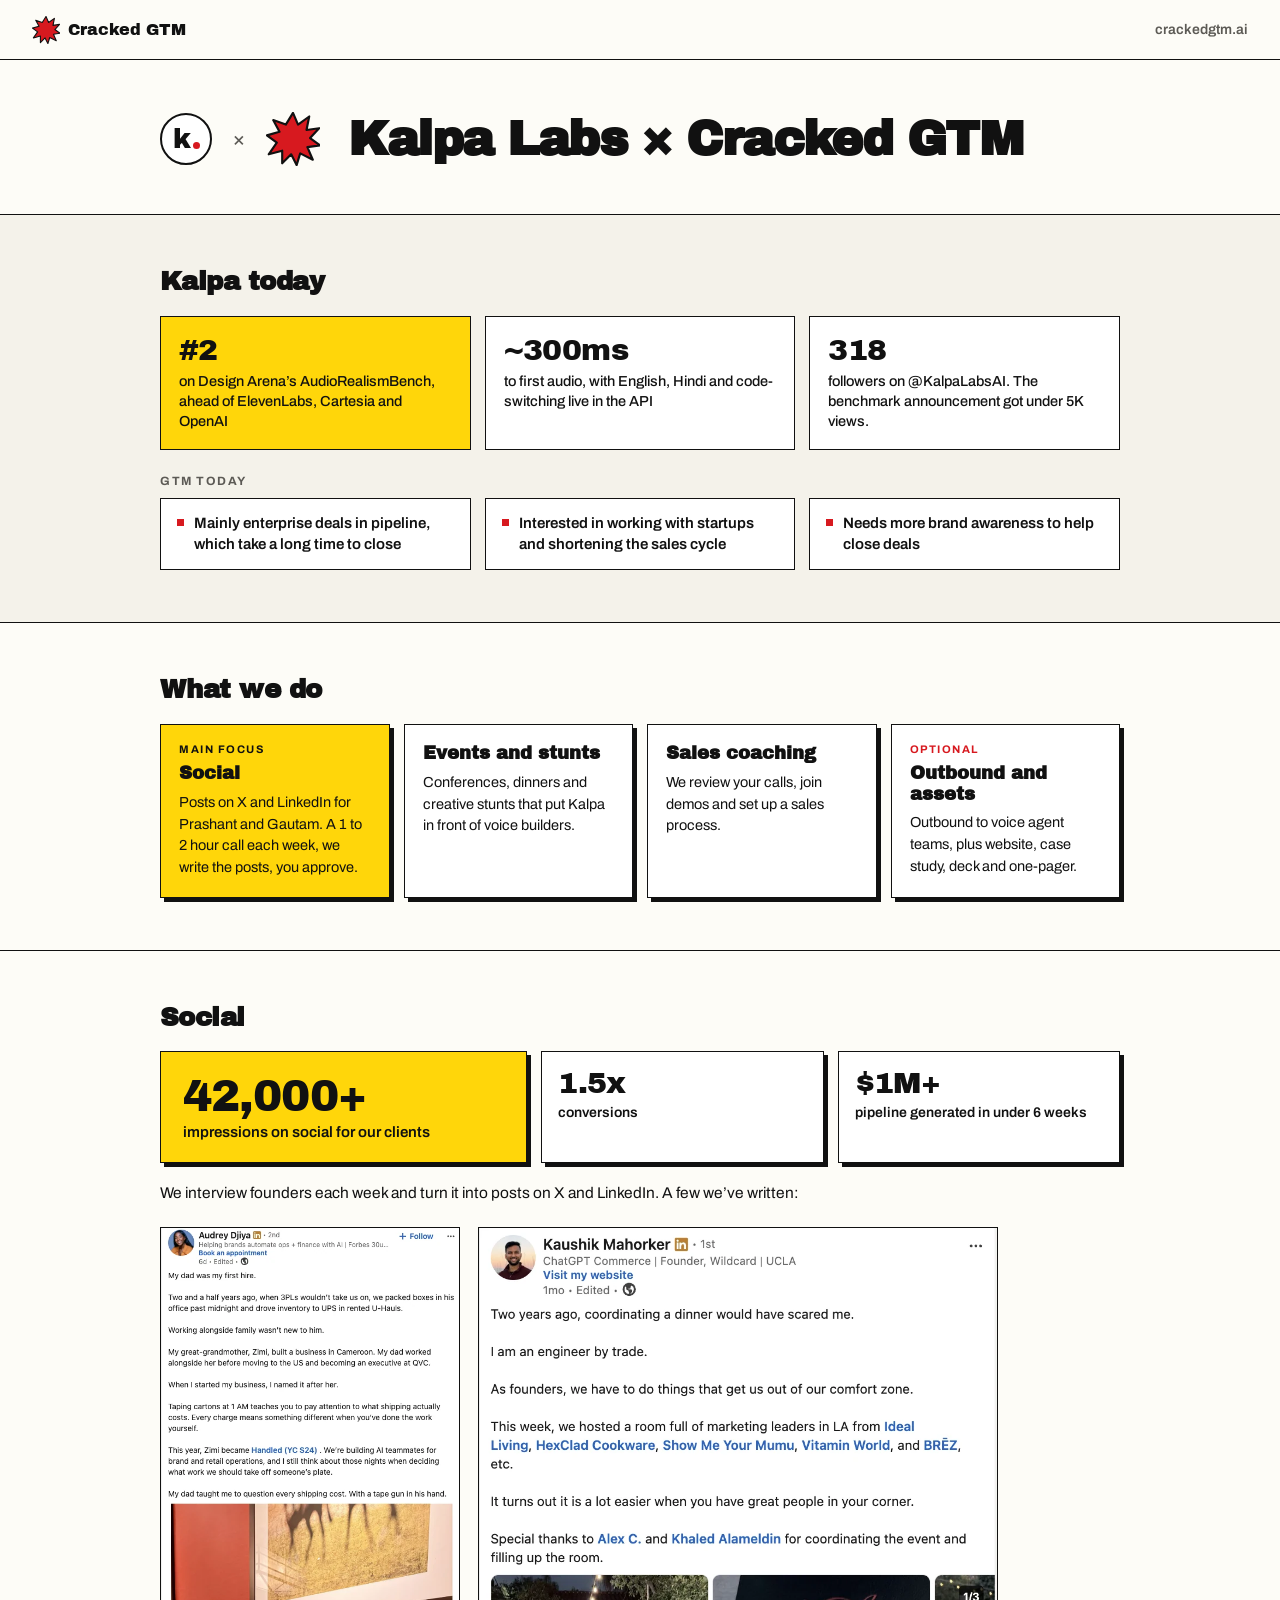
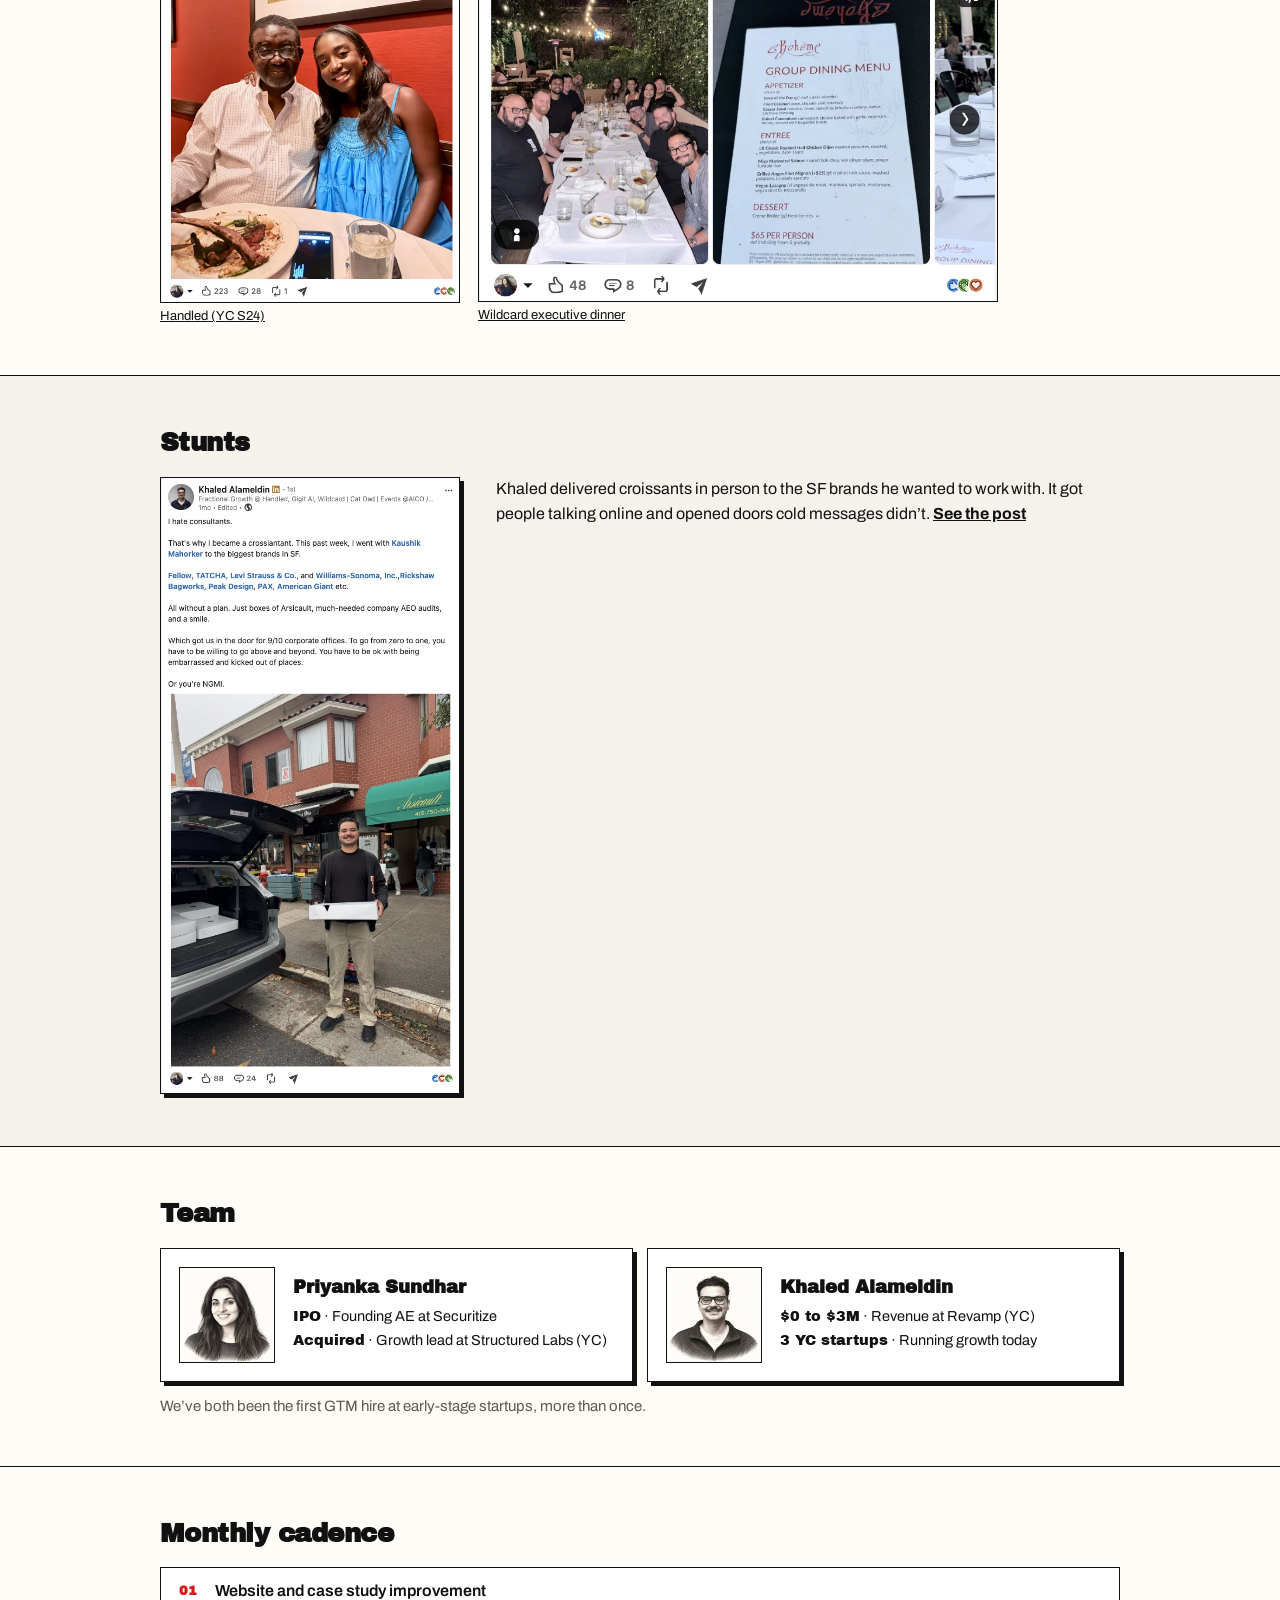
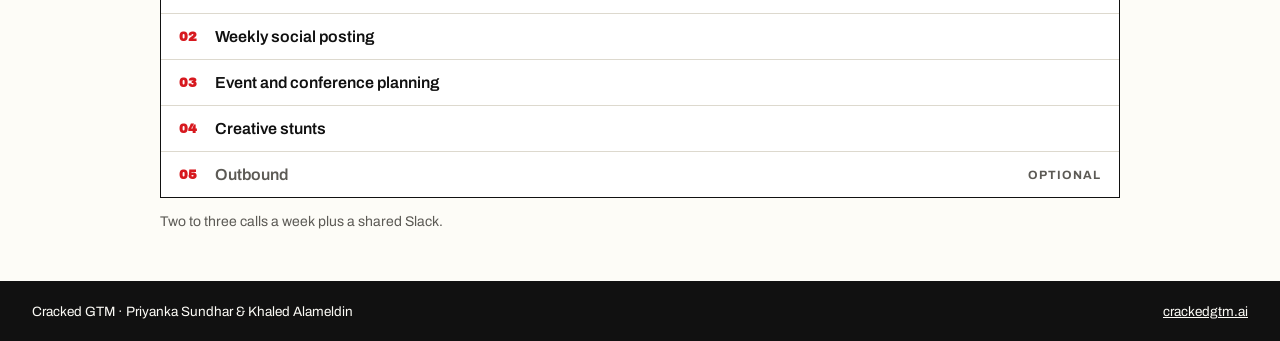
<file: kalpalabs.html>
<!doctype html>
<html lang="en">
<head>
<meta charset="utf-8">
<meta name="viewport" content="width=device-width, initial-scale=1">
<title>Kalpa Labs × Cracked GTM</title>
<meta name="description" content="Cracked GTM for Kalpa Labs.">
<meta name="robots" content="noindex, nofollow">
<meta property="og:title" content="Kalpa Labs × Cracked GTM">
<meta property="og:description" content="Cracked GTM for Kalpa Labs.">
<meta name="theme-color" content="#FDFCF7">
<link rel="icon" href="favicon.svg" type="image/svg+xml">
<link rel="preconnect" href="https://fonts.googleapis.com">
<link rel="preconnect" href="https://fonts.gstatic.com" crossorigin>
<link href="https://fonts.googleapis.com/css2?family=Archivo+Black&family=Archivo:wght@400;500;600;700&display=swap" rel="stylesheet">
<style>
:root{--ink:#111111;--paper:#FDFCF7;--red:#D7191F;--yellow:#FFD60A;--band:#F4F2EA;--muted:#5C5A55;--line:#111111}
*{box-sizing:border-box}
body{margin:0;background:var(--paper);color:var(--ink);font-family:'Archivo',system-ui,sans-serif;-webkit-font-smoothing:antialiased}
a{color:var(--ink)}
img{max-width:100%;display:block}
.wrap{width:100%;max-width:960px;margin:0 auto}
section{padding:52px 24px;border-bottom:1.5px solid var(--line)}
h2{margin:0 0 20px;font-family:'Archivo Black',sans-serif;font-size:26px;line-height:1.1;letter-spacing:-.02em}

nav{height:60px;padding:0 32px;display:flex;align-items:center;justify-content:space-between;border-bottom:1.5px solid var(--line)}
.brand{display:flex;align-items:center;gap:8px;text-decoration:none;font-family:'Archivo Black',sans-serif;font-size:16px}
nav .go{font-weight:600;font-size:14px;text-decoration:none;color:var(--muted)}

.hero{padding:52px 24px 48px;border-bottom:1.5px solid var(--line)}
.hero .wrap{display:flex;align-items:center;gap:20px}
.k{width:52px;height:52px;flex-shrink:0;border-radius:50%;background:#fff;border:2px solid var(--ink);display:flex;align-items:center;justify-content:center;font-family:'Archivo Black',sans-serif;font-size:27px;line-height:1}
.k i{display:inline-block;width:7px;height:7px;margin-left:2px;margin-top:13px;border-radius:50%;background:var(--red)}
.x{font-size:22px;color:var(--muted)}
.hero h1{margin:0 0 0 8px;font-family:'Archivo Black',sans-serif;font-size:clamp(30px,4.4vw,48px);line-height:1;letter-spacing:-.03em}

.stats{display:grid;grid-template-columns:repeat(3,minmax(0,1fr));gap:14px}
.stat{padding:18px;background:#fff;border:1.5px solid var(--ink);display:flex;flex-direction:column;gap:6px}
.stat.y{background:var(--yellow)}
.stat b{font-family:'Archivo Black',sans-serif;font-weight:400;font-size:30px;line-height:1;letter-spacing:-.02em}
.stat span{font-size:14.5px;line-height:1.4;font-weight:500}
.notes{margin:22px 0 0;padding:0;list-style:none;display:grid;grid-template-columns:repeat(2,minmax(0,1fr));gap:10px 32px}
.notes li{display:flex;gap:10px;font-size:15.5px;line-height:1.5}
.notes li::before{content:"";flex-shrink:0;width:7px;height:7px;margin-top:8px;background:var(--red)}

.cards{display:grid;grid-template-columns:repeat(4,minmax(0,1fr));gap:14px}
.card{padding:18px;background:#fff;border:1.5px solid var(--ink);box-shadow:4px 4px 0 var(--ink);display:flex;flex-direction:column;gap:8px}
.card.main{background:var(--yellow)}
.card .tag{align-self:flex-start;font-size:11px;font-weight:700;letter-spacing:1.5px;text-transform:uppercase;color:var(--red)}
.card.main .tag{color:var(--ink)}
.card h3{margin:0;font-family:'Archivo Black',sans-serif;font-size:18px;line-height:1.15}
.card p{margin:0;font-size:14.5px;line-height:1.5}

.stunt{display:grid;grid-template-columns:300px minmax(0,1fr);gap:36px;align-items:start}
.stunt figure{margin:0;border:1.5px solid var(--ink);box-shadow:4px 4px 0 var(--ink);background:#fff;overflow:hidden}
.stunt figure img{width:100%;height:auto}
.stunt p{margin:0 0 16px;font-size:16px;line-height:1.55}

.cadence{margin:0;padding:0;list-style:none;border:1.5px solid var(--ink);background:#fff}
.cadence li{display:flex;align-items:center;gap:16px;padding:14px 18px;border-bottom:1px solid #DDD9CE;font-size:16px;font-weight:600}
.cadence li:last-child{border-bottom:0;color:var(--muted)}
.cadence li span{font-family:'Archivo Black',sans-serif;font-size:13px;color:var(--red);width:20px}
.cadence li em{margin-left:auto;font-style:normal;font-size:12px;font-weight:700;letter-spacing:1px;text-transform:uppercase;color:var(--muted)}
.fine{margin:16px 0 0;font-size:14px;color:var(--muted)}

.sub3{margin:24px 0 10px;font-size:12px;font-weight:700;letter-spacing:1.5px;text-transform:uppercase;color:var(--muted)}
.gtm{margin:0;padding:0;list-style:none;display:grid;grid-template-columns:repeat(3,minmax(0,1fr));gap:14px}
.gtm li{display:flex;gap:10px;padding:14px 16px;background:#fff;border:1.5px solid var(--ink);font-size:15px;font-weight:600;line-height:1.4}
.gtm li::before{content:"";flex-shrink:0;width:7px;height:7px;margin-top:6px;background:var(--red)}
.social{display:block}
.statrow{display:grid;grid-template-columns:1.3fr 1fr 1fr;gap:14px;align-items:stretch}
.statrow .minis{display:contents}
.big{padding:22px;background:var(--yellow);border:1.5px solid var(--ink);box-shadow:4px 4px 0 var(--ink)}
.big b{display:block;font-family:'Archivo Black',sans-serif;font-weight:400;font-size:44px;line-height:1;letter-spacing:-.02em}
.big span{display:block;margin-top:6px;font-size:15px;font-weight:600}
.minis{display:grid;grid-template-columns:repeat(2,minmax(0,1fr));gap:12px}
.mini{padding:16px;background:#fff;border:1.5px solid var(--ink);box-shadow:4px 4px 0 var(--ink)}
.mini b{display:block;font-family:'Archivo Black',sans-serif;font-weight:400;font-size:30px;line-height:1;letter-spacing:-.02em}
.mini span{display:block;margin-top:6px;font-size:14px;font-weight:600;line-height:1.35}
.social p{margin:18px 0 0;font-size:15.5px;line-height:1.55}
.posts{display:grid;grid-template-columns:minmax(0,300px) minmax(0,520px);gap:18px;margin-top:22px;align-items:start}
.posts figure{margin:0}
.posts img{width:100%;height:auto;border:1.5px solid var(--ink)}
.posts figcaption{margin-top:6px;font-size:13px}
.team{display:grid;grid-template-columns:repeat(2,minmax(0,1fr));gap:14px}
.person{display:flex;gap:18px;align-items:center;padding:18px;background:#fff;border:1.5px solid var(--ink);box-shadow:4px 4px 0 var(--ink)}
.person img{width:96px;height:96px;flex-shrink:0;object-fit:cover;border:1.5px solid var(--ink)}
.person h3{margin:0 0 8px;font-family:'Archivo Black',sans-serif;font-size:18px}
.person ul{margin:0;padding:0;list-style:none;font-size:14.5px;line-height:1.6}
.person ul b{font-family:'Archivo Black',sans-serif;font-weight:400}
.teamfoot{margin:16px 0 0;font-size:15px;color:var(--muted)}

footer{background:var(--ink);color:var(--paper);padding:22px 32px;display:flex;justify-content:space-between;gap:20px;font-size:13.5px}
footer a{color:var(--paper)}

@media (max-width:860px){.cards{grid-template-columns:repeat(2,minmax(0,1fr))}}
@media (max-width:600px){
  nav{padding:0 16px}
  section,.hero{padding:40px 16px}
  .hero .wrap{flex-wrap:wrap;gap:14px}
  .hero h1{margin:4px 0 0;width:100%}
  .stats,.notes,.cards,.stunt,.gtm,.statrow,.posts,.team{grid-template-columns:1fr}
  .person{align-items:flex-start}
  .stunt figure{max-width:300px}
  footer{flex-direction:column;padding:20px 16px;text-align:center}
}
</style>
</head>
<body>

<nav>
  <a class="brand" href="/">
    <svg viewBox="0 0 300 300" width="28" height="28" aria-hidden="true"><polygon points="150,5 178,70 240,25 225,100 295,90 245,145 300,185 230,195 260,265 190,230 170,295 140,235 90,285 90,215 15,235 60,170 5,130 75,110 40,45 110,70" fill="#D7191F" stroke="#111111" stroke-width="12" stroke-linejoin="round"/></svg>
    <span>Cracked GTM</span>
  </a>
  <a class="go" href="/">crackedgtm.ai</a>
</nav>

<header class="hero">
  <div class="wrap">
    <span class="k" aria-hidden="true">k<i></i></span>
    <span class="x">×</span>
    <svg viewBox="0 0 300 300" width="54" height="54" aria-hidden="true"><polygon points="150,5 178,70 240,25 225,100 295,90 245,145 300,185 230,195 260,265 190,230 170,295 140,235 90,285 90,215 15,235 60,170 5,130 75,110 40,45 110,70" fill="#D7191F" stroke="#111111" stroke-width="12" stroke-linejoin="round"/></svg>
    <h1>Kalpa Labs × Cracked GTM</h1>
  </div>
</header>

<section style="background:var(--band)">
  <div class="wrap">
    <h2>Kalpa today</h2>
    <div class="stats">
      <div class="stat y"><b>#2</b><span>on Design Arena’s AudioRealismBench, ahead of ElevenLabs, Cartesia and OpenAI</span></div>
      <div class="stat"><b>~300ms</b><span>to first audio, with English, Hindi and code-switching live in the API</span></div>
      <div class="stat"><b>318</b><span>followers on @KalpaLabsAI. The benchmark announcement got under 5K views.</span></div>
    </div>
    <p class="sub3">GTM today</p>
    <ul class="gtm">
      <li>Mainly enterprise deals in pipeline, which take a long time to close</li>
      <li>Interested in working with startups and shortening the sales cycle</li>
      <li>Needs more brand awareness to help close deals</li>
    </ul>
  </div>
</section>

<section>
  <div class="wrap">
    <h2>What we do</h2>
    <div class="cards">
      <div class="card main"><span class="tag">Main focus</span><h3>Social</h3><p>Posts on X and LinkedIn for Prashant and Gautam. A 1 to 2 hour call each week, we write the posts, you approve.</p></div>
      <div class="card"><h3>Events and stunts</h3><p>Conferences, dinners and creative stunts that put Kalpa in front of voice builders.</p></div>
      <div class="card"><h3>Sales coaching</h3><p>We review your calls, join demos and set up a sales process.</p></div>
      <div class="card"><span class="tag">Optional</span><h3>Outbound and assets</h3><p>Outbound to voice agent teams, plus website, case study, deck and one-pager.</p></div>
    </div>
  </div>
</section>

<section>
  <div class="wrap">
    <h2>Social</h2>
    <div class="social">
      <div class="statrow">
        <div class="big"><b>42,000+</b><span>impressions on social for our clients</span></div>
        <div class="minis">
          <div class="mini"><b>1.5x</b><span>conversions</span></div>
          <div class="mini"><b>$1M+</b><span>pipeline generated in under 6 weeks</span></div>
        </div>
      </div>
      <p>We interview founders each week and turn it into posts on X and LinkedIn. A few we’ve written:</p>
      <div class="posts">
        <figure>
          <img src="leeroo-assets/post-audrey.webp" alt="Audrey Djiya's LinkedIn post for Handled (YC S24): 223 likes, 28 comments" loading="lazy" width="546" height="1235">
          <figcaption><a href="https://www.linkedin.com/posts/audrey-djiya-7a7a24101_my-dad-was-my-first-hire-two-and-a-half-share-7515746916018692096-XxJE/" target="_blank" rel="noopener">Handled (YC S24)</a></figcaption>
        </figure>
        <figure>
          <img src="leeroo-assets/post-dinner.webp" alt="Kaushik Mahorker's LinkedIn post about an executive dinner for Wildcard: 48 likes, 8 comments" loading="lazy" width="886" height="1150">
          <figcaption><a href="https://www.linkedin.com/feed/update/urn:li:ugcPost:7506832695390281728" target="_blank" rel="noopener">Wildcard executive dinner</a></figcaption>
        </figure>
      </div>
    </div>
  </div>
</section>

<section style="background:var(--band)">
  <div class="wrap">
    <h2>Stunts</h2>
    <div class="stunt">
      <figure><img src="leeroo-assets/post-croissant.webp" alt="Khaled's LinkedIn post about delivering croissants to SF brands: 88 likes, 24 comments" loading="lazy" width="550" height="1135"></figure>
      <div>
        <p>Khaled delivered croissants in person to the SF brands he wanted to work with. It got people talking online and opened doors cold messages didn’t. <a href="https://www.linkedin.com/feed/update/urn:li:share:7498431760192671744" target="_blank" rel="noopener"><b>See the post</b></a></p>

      </div>
    </div>
  </div>
</section>

<section>
  <div class="wrap">
    <h2>Team</h2>
    <div class="team">
      <div class="person"><img src="priyanka.jpg" alt="Sketch portrait of Priyanka Sundhar" width="96" height="96"><div><h3>Priyanka Sundhar</h3><ul><li><b>IPO</b> · Founding AE at Securitize</li><li><b>Acquired</b> · Growth lead at Structured Labs (YC)</li></ul></div></div>
      <div class="person"><img src="khaled.jpg" alt="Sketch portrait of Khaled Alameldin" width="96" height="96"><div><h3>Khaled Alameldin</h3><ul><li><b>$0 to $3M</b> · Revenue at Revamp (YC)</li><li><b>3 YC startups</b> · Running growth today</li></ul></div></div>
    </div>
    <p class="teamfoot">We’ve both been the first GTM hire at early-stage startups, more than once.</p>
  </div>
</section>

<section>
  <div class="wrap">
    <h2>Monthly cadence</h2>
    <ul class="cadence">
      <li><span>01</span>Website and case study improvement</li>
      <li><span>02</span>Weekly social posting</li>
      <li><span>03</span>Event and conference planning</li>
      <li><span>04</span>Creative stunts</li>
      <li><span>05</span>Outbound<em>Optional</em></li>
    </ul>
    <p class="fine">Two to three calls a week plus a shared Slack.</p>
  </div>
</section>

<footer>
  <span>Cracked GTM · Priyanka Sundhar &amp; Khaled Alameldin</span>
  <a href="/">crackedgtm.ai</a>
</footer>

</body>
</html>
</file>
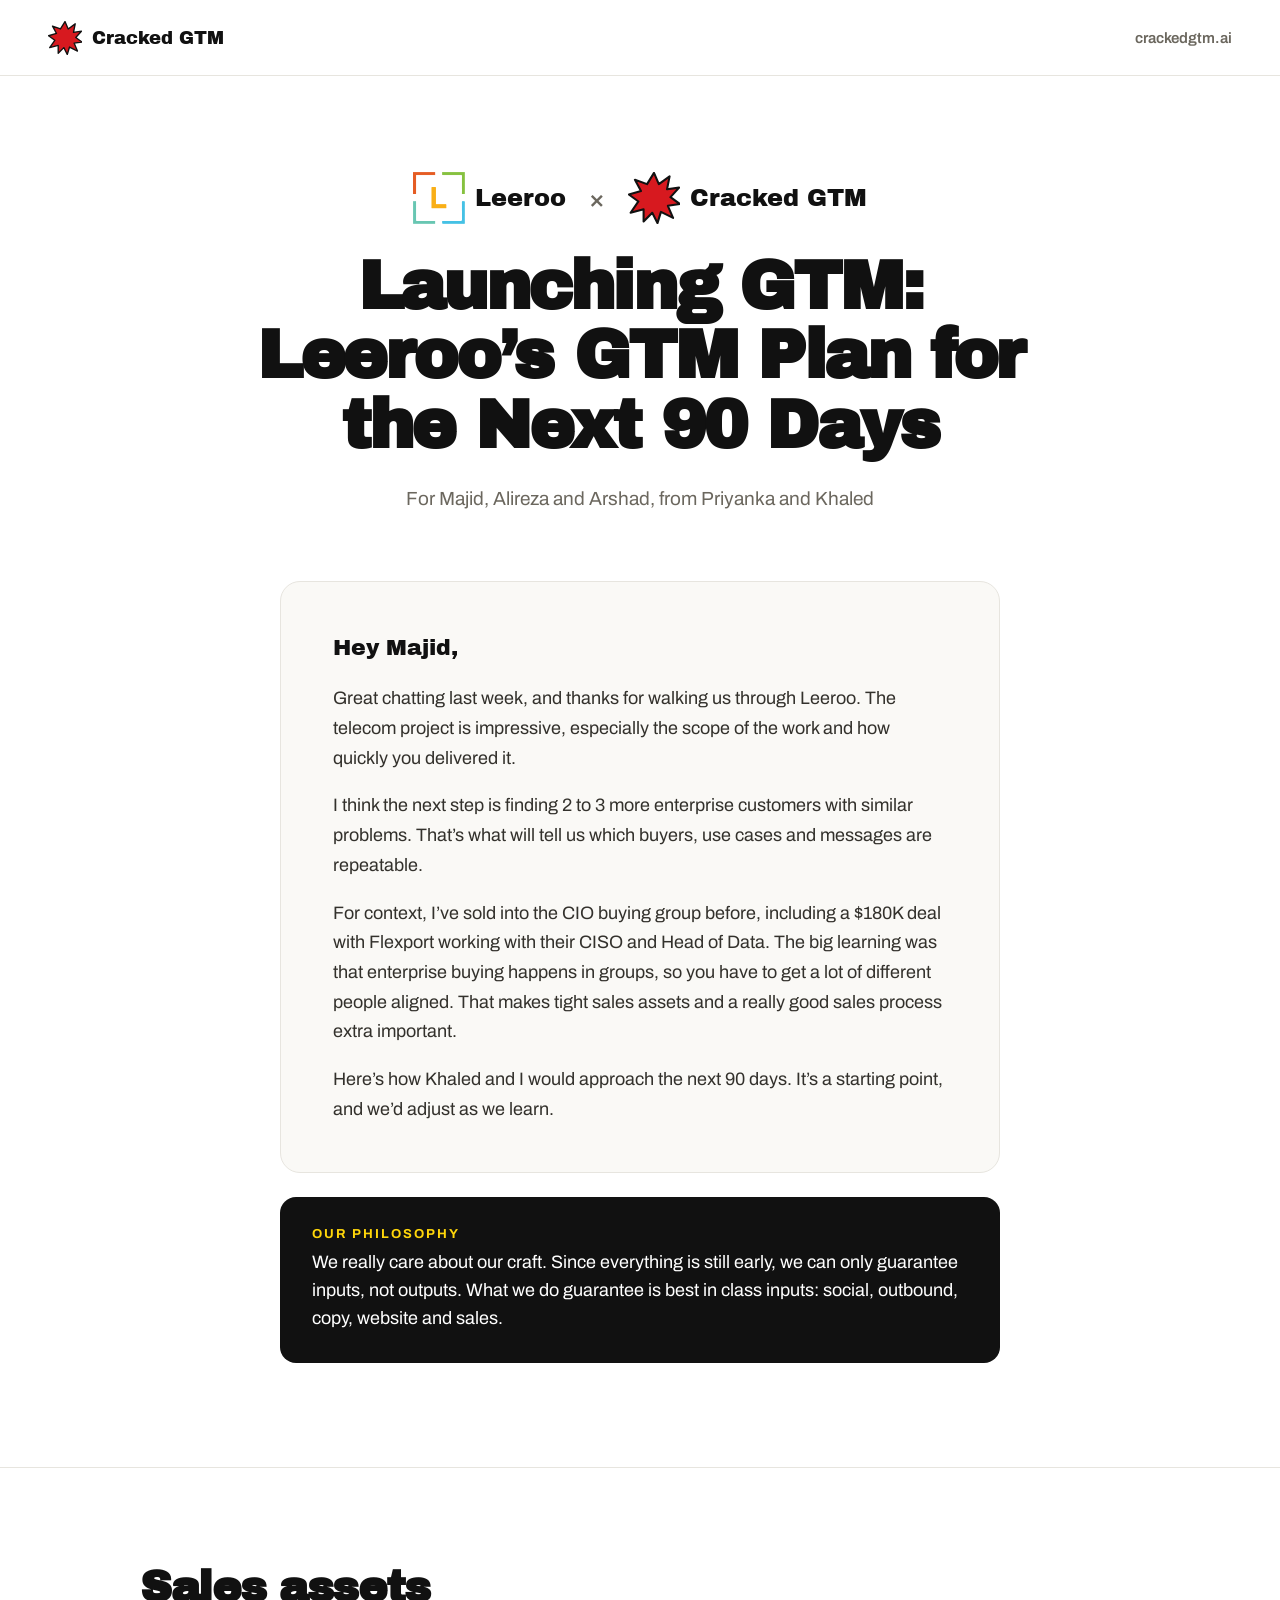
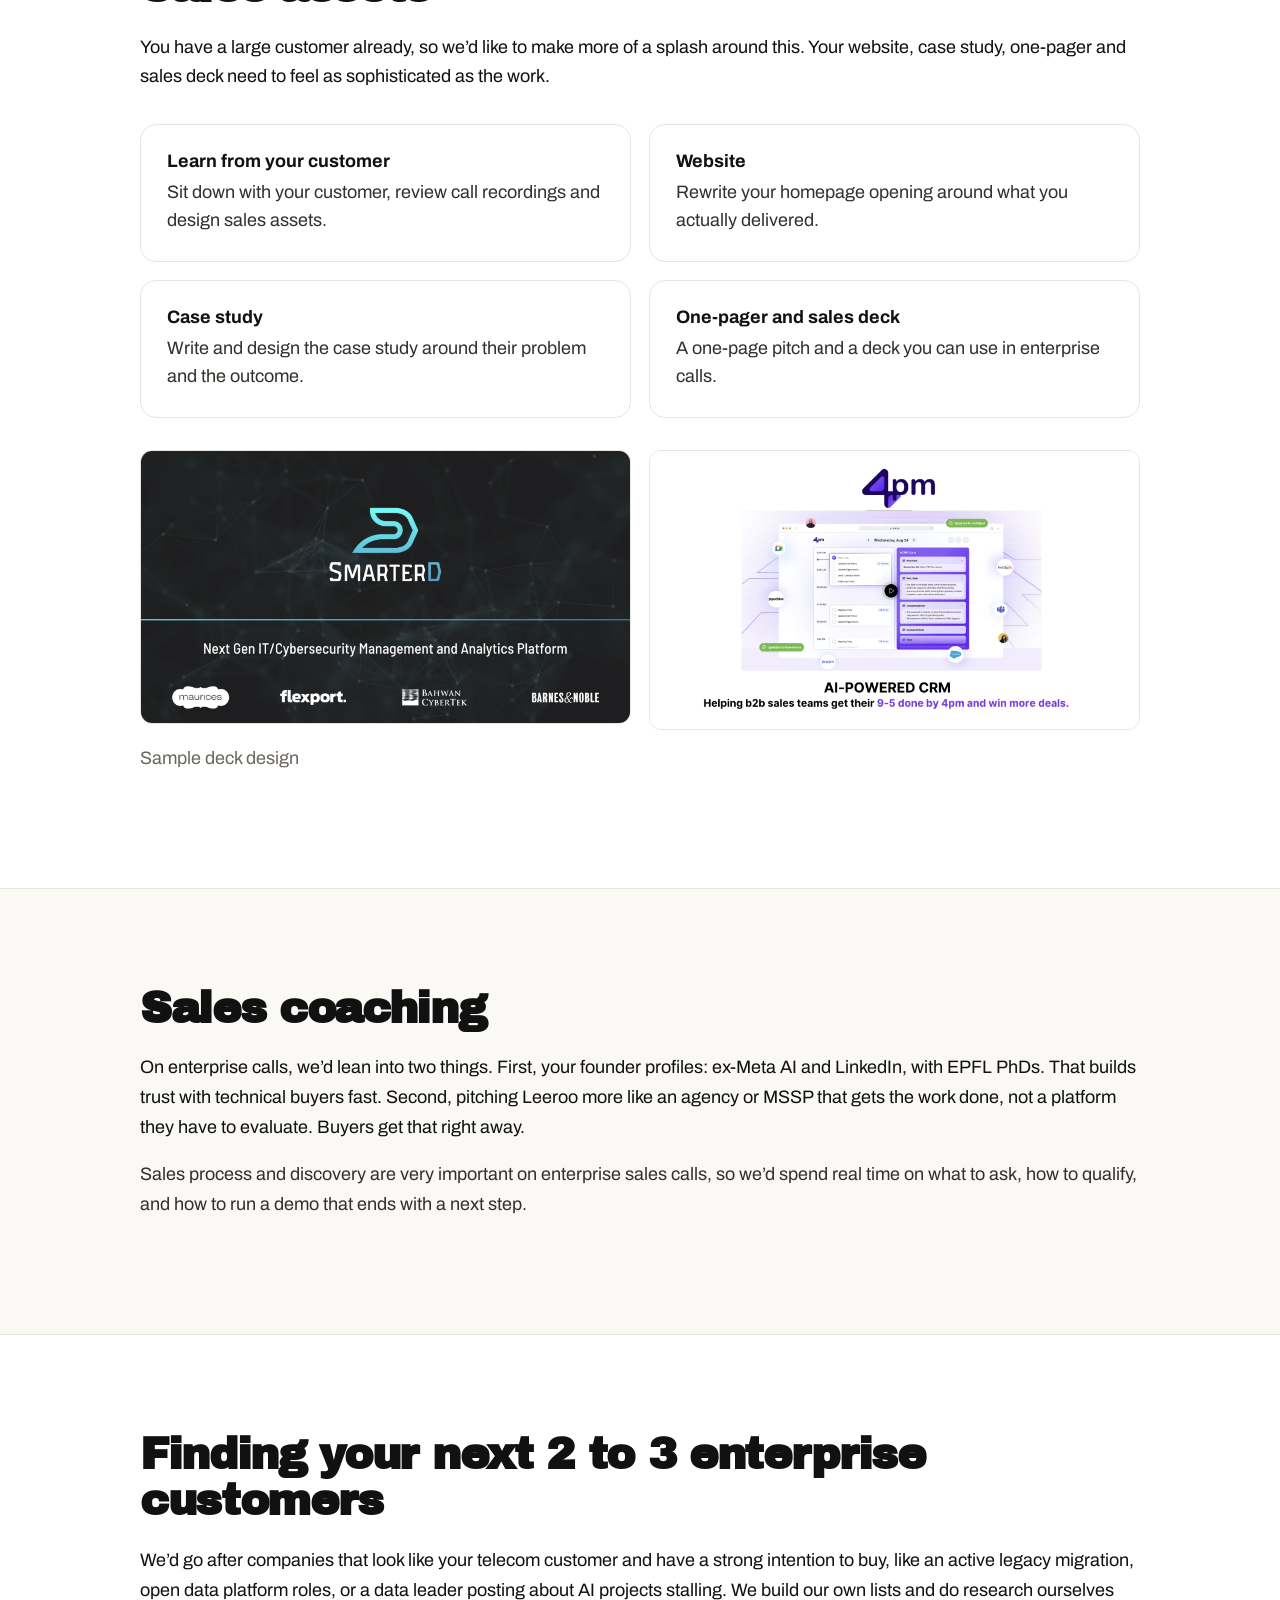
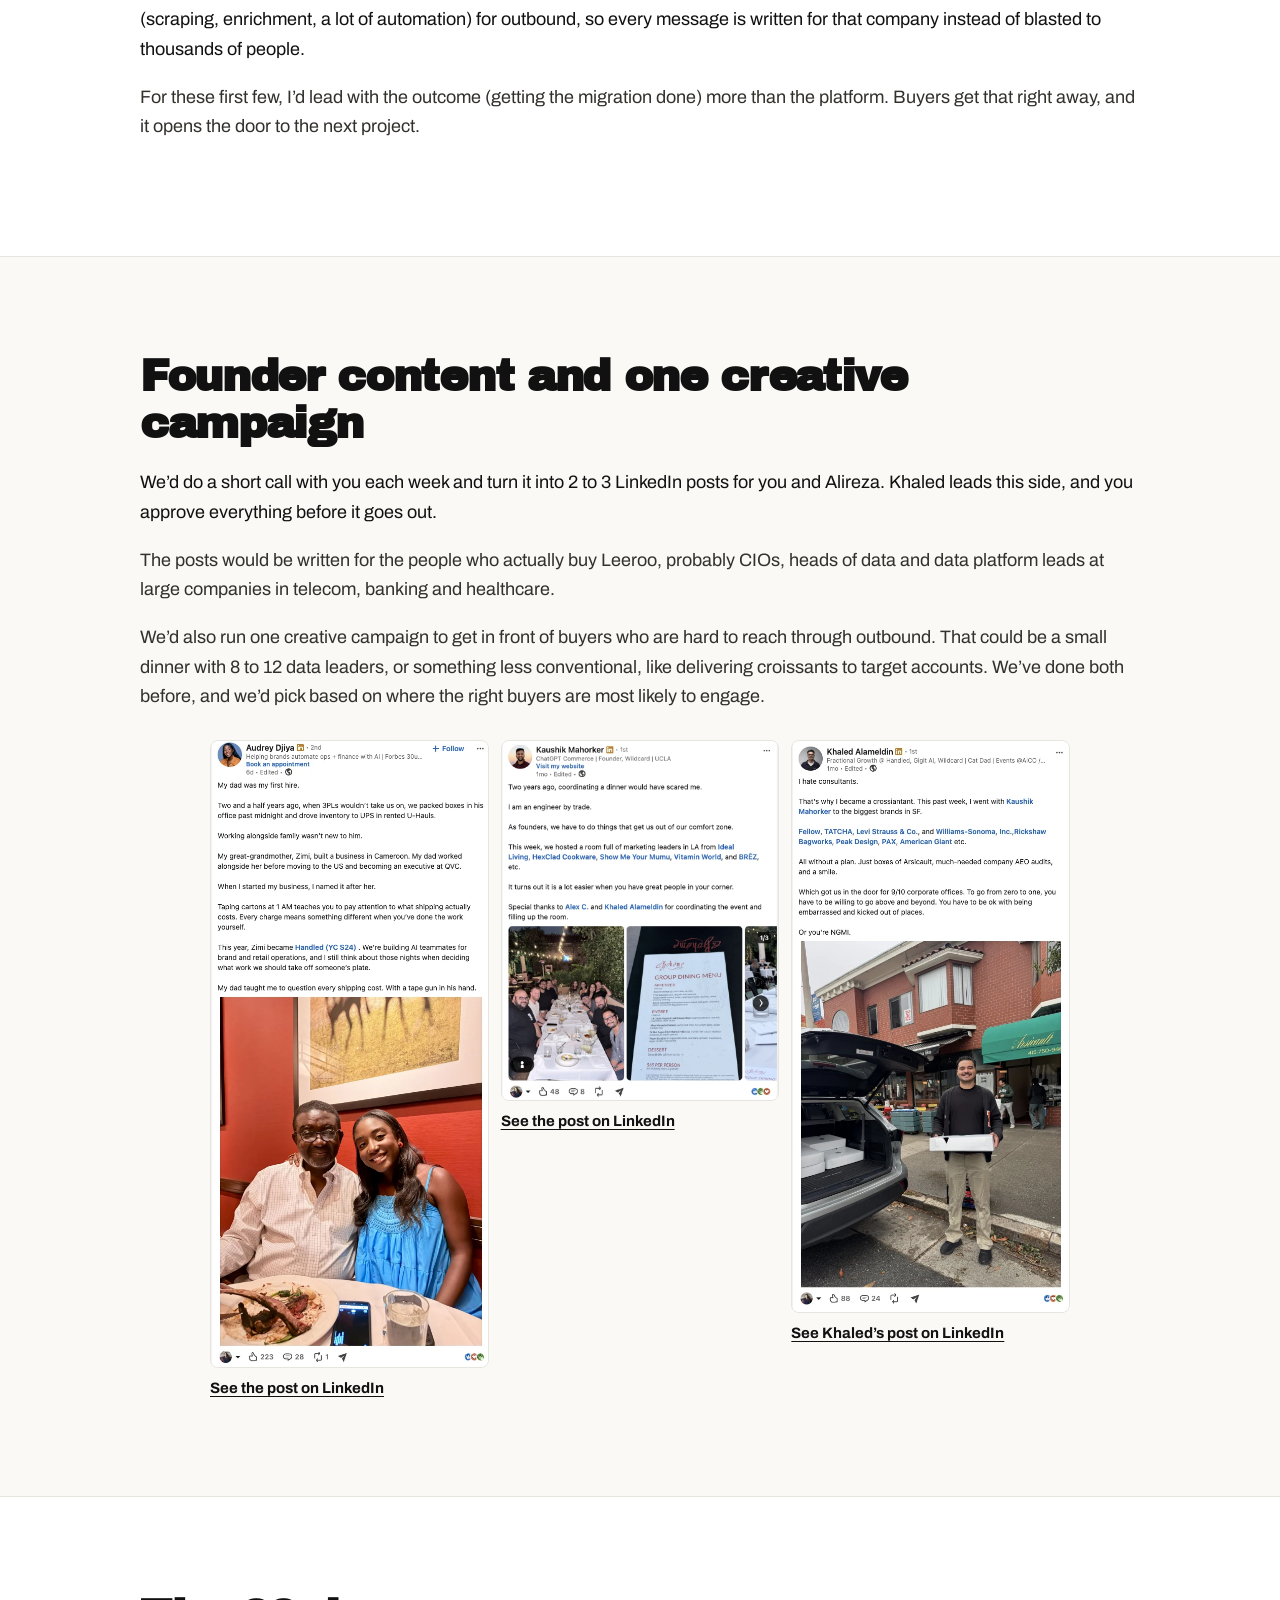
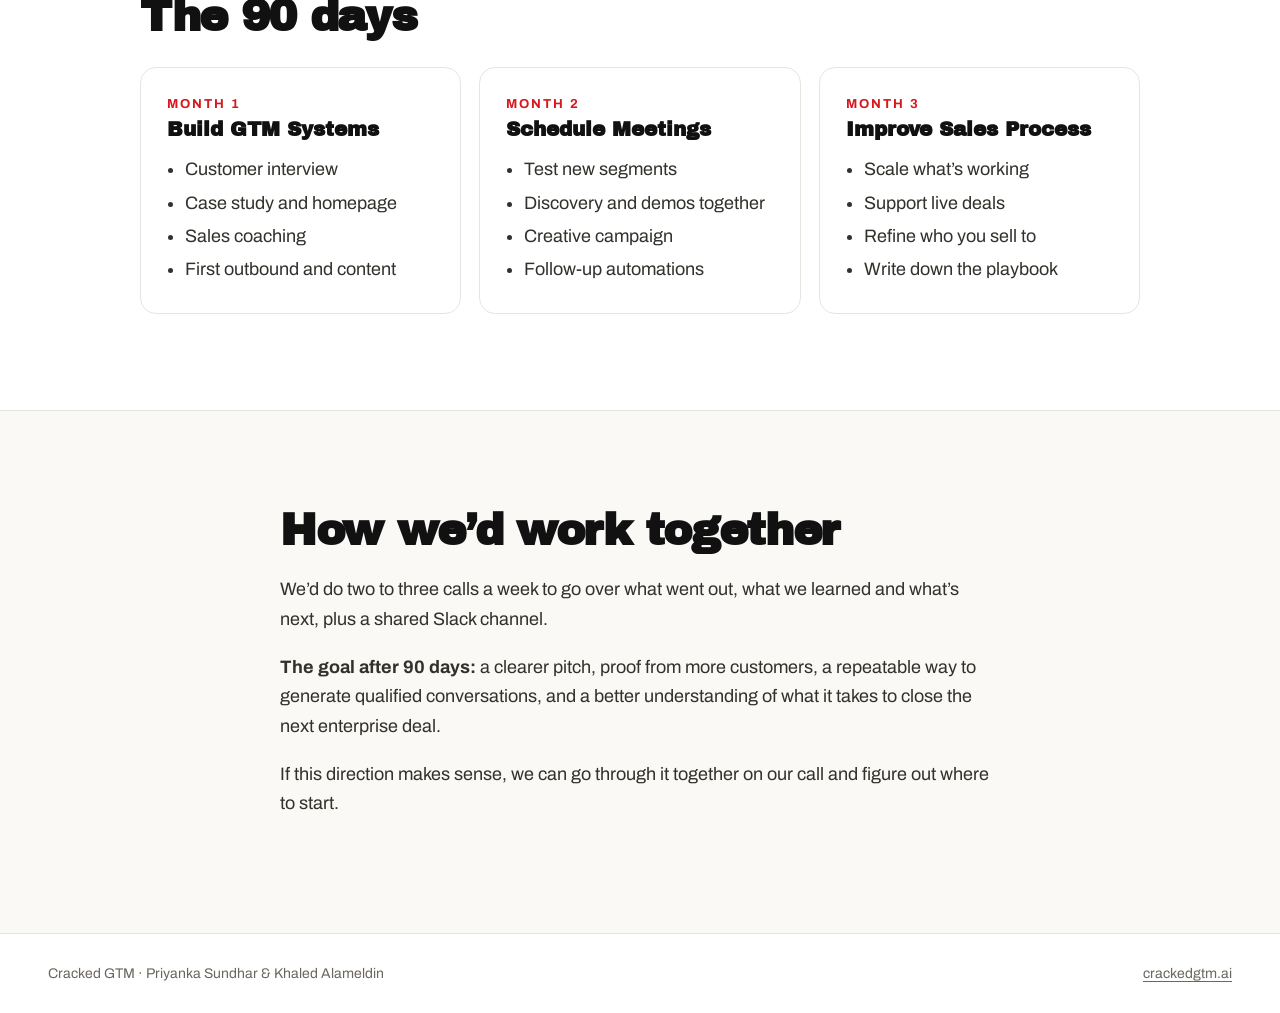
<file: leeroo.html>
<!doctype html>
<html lang="en">
<head>
<meta charset="utf-8">
<meta name="viewport" content="width=device-width, initial-scale=1">
<title>Launching GTM: Leeroo’s GTM Plan</title>
<meta name="description" content="A 90-day plan for Leeroo, from Priyanka and Khaled at Cracked GTM.">
<meta name="robots" content="noindex, nofollow">
<meta property="og:title" content="Leeroo × Cracked GTM">
<meta property="og:description" content="A 90-day plan for Leeroo, from Priyanka and Khaled at Cracked GTM.">
<meta property="og:type" content="article">
<meta property="og:image" content="https://crackedgtm.ai/assets/og-image.png">
<meta property="og:image:width" content="1200">
<meta property="og:image:height" content="630">
<meta property="og:image:alt" content="Cracked GTM: Khaled and Priyanka, zero-to-one go-to-market operators">
<meta property="og:site_name" content="Cracked GTM">
<meta name="twitter:card" content="summary_large_image">
<meta name="twitter:image" content="https://crackedgtm.ai/assets/og-image.png">
<meta name="theme-color" content="#FFFFFF">
<link rel="icon" href="favicon.svg" type="image/svg+xml">
<link rel="preconnect" href="https://fonts.googleapis.com">
<link rel="preconnect" href="https://fonts.gstatic.com" crossorigin>
<link href="https://fonts.googleapis.com/css2?family=Archivo+Black&family=Archivo:wght@400;500;600;700&display=swap" rel="stylesheet">
<style>
:root{--ink:#111111;--body:#33312C;--muted:#6B675E;--line:#E7E5DF;--soft:#FAF9F6;--red:#D7191F;--yellow:#FFD60A}
*{box-sizing:border-box}
html{scroll-behavior:smooth}
body{margin:0;background:#FFFFFF;color:var(--ink);font-family:'Archivo',system-ui,sans-serif;-webkit-font-smoothing:antialiased}
a{color:var(--ink);text-underline-offset:3px}
img{max-width:100%;display:block}
.wrap{width:100%;max-width:1000px;margin:0 auto}
.narrow{max-width:720px}

nav{height:76px;padding:0 48px;display:flex;align-items:center;justify-content:space-between;border-bottom:1px solid var(--line)}
.brand{display:flex;align-items:center;gap:10px;text-decoration:none;font-family:'Archivo Black',sans-serif;font-size:18px}
.navlink{font-weight:600;font-size:15px;color:var(--muted);text-decoration:none}

header{padding:96px 24px 72px;display:flex;flex-direction:column;align-items:center;gap:28px;text-align:center}
.lockup{display:flex;align-items:center;gap:22px}
.lockup .x{font-size:28px;color:var(--muted);font-weight:500}
.lockup .mark{display:flex;align-items:center;gap:10px;font-family:'Archivo Black',sans-serif;font-size:24px}
.lockup img{width:52px;height:52px}
h1{margin:0;max-width:820px;font-family:'Archivo Black',sans-serif;font-size:clamp(40px,6vw,68px);line-height:1.02;letter-spacing:-.035em}
.sub{margin:0;font-size:19px;color:var(--muted)}

.letter{padding:0 24px 104px}
.letter .note{padding:48px 52px;background:var(--soft);border:1px solid var(--line);border-radius:20px}
.letter p{margin:0 0 18px;font-size:18px;line-height:1.65;color:var(--body)}
.letter p:last-child{margin:0}
.letter .hey{font-family:'Archivo Black',sans-serif;font-size:22px;color:var(--ink)}

section.block{padding:96px 24px;border-top:1px solid var(--line)}
section.soft{background:var(--soft)}
.num{display:inline-block;font-size:13px;font-weight:700;letter-spacing:2.5px;text-transform:uppercase;color:var(--red)}
h2{margin:0 0 22px;font-family:'Archivo Black',sans-serif;font-size:clamp(30px,4vw,44px);line-height:1.06;letter-spacing:-.03em}
.block p{margin:0 0 18px;font-size:18px;line-height:1.65;color:var(--body)}
.block .lead{font-size:18px;color:var(--ink)}

.grid2{display:grid;grid-template-columns:repeat(2,minmax(0,1fr));gap:18px;margin:32px 0 0}
.grid3{display:grid;grid-template-columns:repeat(3,minmax(0,1fr));gap:18px;margin:32px 0 0}
.tile{padding:26px;background:#fff;border:1px solid var(--line);border-radius:16px;display:flex;flex-direction:column;gap:8px}
.tile .n{font-family:'Archivo Black',sans-serif;font-size:30px;line-height:1;color:var(--red)}
.tile h3{margin:0;font-size:18px;font-weight:700}
.tile p{margin:0;font-size:18px;line-height:1.55;color:var(--body)}

figure{margin:40px 0 0}
figure img{width:100%;height:auto;border-radius:12px;border:1px solid var(--line)}
figcaption{margin-top:14px;font-size:18px;line-height:1.6;color:var(--muted)}
figcaption a{font-weight:700;color:var(--ink)}

.dms{display:flex;flex-direction:column;gap:16px;margin-top:28px}
.dm{max-width:760px;padding:22px 26px;background:#fff;border:1px solid var(--line);border-radius:18px 18px 18px 4px;font-size:17.5px;line-height:1.6;color:var(--body)}
.dm span{display:block;margin-bottom:6px;font-size:12.5px;font-weight:700;letter-spacing:1.5px;text-transform:uppercase;color:var(--muted)}
.note-sm{margin-top:20px !important;font-size:16.5px !important;color:var(--muted) !important}

.topics{list-style:none;padding:0;margin:24px 0 8px;display:grid;grid-template-columns:repeat(2,minmax(0,1fr));gap:14px}
.topics li{padding:18px 20px;background:#fff;border:1px solid var(--line);border-left:4px solid var(--yellow);border-radius:12px;font-weight:500;font-size:18px;line-height:1.45}
.sub-h{margin:64px 0 6px;font-family:'Archivo Black',sans-serif;font-size:24px;letter-spacing:-.02em}
.two{display:grid;grid-template-columns:repeat(2,minmax(0,1fr));gap:24px}
.two figure{margin-top:28px}

.decks{display:grid;grid-template-columns:repeat(2,minmax(0,1fr));gap:18px;margin-top:32px}
.decks figure{margin:0}
.decks-cap{margin-top:14px !important;color:var(--muted) !important}
.posts{display:grid;grid-template-columns:repeat(3,minmax(0,1fr));gap:12px;align-items:start;max-width:860px;margin:28px auto 0}
.posts figcaption{margin-top:8px;font-size:15px}
.posts figure{margin:0}
.posts img{border-radius:8px}
.months{display:grid;grid-template-columns:repeat(3,minmax(0,1fr));gap:18px;margin-top:28px}
.month{padding:26px;background:#fff;border:1px solid var(--line);border-radius:16px}
.month b{font-size:13px;font-weight:700;letter-spacing:2px;color:var(--red)}
.month h3{margin:6px 0 12px;font-family:'Archivo Black',sans-serif;font-size:20px;line-height:1.2}
.month ul{margin:0;padding-left:18px;font-size:18px;line-height:1.85;color:var(--body)}
.target{margin-top:24px !important;font-weight:600}

.goal{margin-top:8px;padding:30px 32px;border-radius:16px;background:var(--ink);color:#fff}
.goal b{display:block;margin-bottom:8px;font-size:13px;letter-spacing:2px;text-transform:uppercase;color:var(--yellow)}
.goal p{margin:0;color:#fff;font-size:18px;line-height:1.55}
.philo{margin-top:24px}
.sign{margin-top:28px !important;font-weight:700;color:var(--ink) !important}

footer{padding:32px 48px;display:flex;align-items:center;justify-content:space-between;gap:24px;font-size:14px;color:var(--muted);border-top:1px solid var(--line)}
footer a{color:var(--muted)}

@media (max-width:820px){
  nav{padding:0 20px;height:66px}
  header{padding:64px 20px 52px}
  .lockup{gap:14px}
  .lockup .mark{font-size:19px}
  .lockup img{width:42px;height:42px}
  .letter{padding:0 20px 72px}
  .letter .note{padding:28px 22px}
  .letter p{font-size:17px}
  section.block{padding:72px 20px}
  .block p,.block .lead,.tile p,figcaption,.topics li,.month ul{font-size:17px}
  .decks,.grid2,.grid3,.months,.topics,.two,.posts{grid-template-columns:1fr}
  footer{flex-direction:column;padding:28px 20px;text-align:center}
}
</style>
</head>
<body>

<nav>
  <a class="brand" href="/">
    <svg viewBox="0 0 300 300" width="34" height="34" aria-hidden="true"><polygon points="150,5 178,70 240,25 225,100 295,90 245,145 300,185 230,195 260,265 190,230 170,295 140,235 90,285 90,215 15,235 60,170 5,130 75,110 40,45 110,70" fill="#D7191F" stroke="#111111" stroke-width="12" stroke-linejoin="round"/></svg>
    <span>Cracked GTM</span>
  </a>
  <a class="navlink" href="/">crackedgtm.ai</a>
</nav>

<header>
  <div class="lockup" aria-label="Leeroo and Cracked GTM">
    <span class="mark"><img src="leeroo-assets/leeroo-logo.png" alt="" width="52" height="52">Leeroo</span>
    <span class="x">×</span>
    <span class="mark"><svg viewBox="0 0 300 300" width="52" height="52" aria-hidden="true"><polygon points="150,5 178,70 240,25 225,100 295,90 245,145 300,185 230,195 260,265 190,230 170,295 140,235 90,285 90,215 15,235 60,170 5,130 75,110 40,45 110,70" fill="#D7191F" stroke="#111111" stroke-width="12" stroke-linejoin="round"/></svg>Cracked GTM</span>
  </div>
  <h1>Launching GTM: Leeroo’s GTM Plan for the Next 90 Days</h1>
  <p class="sub">For Majid, Alireza and Arshad, from Priyanka and Khaled</p>
</header>

<section class="letter">
  <div class="wrap narrow note">
    <p class="hey">Hey Majid,</p>
    <p>Great chatting last week, and thanks for walking us through Leeroo. The telecom project is impressive, especially the scope of the work and how quickly you delivered it.</p>
    <p>I think the next step is finding 2 to 3 more enterprise customers with similar problems. That’s what will tell us which buyers, use cases and messages are repeatable.</p>
    <p>For context, I’ve sold into the CIO buying group before, including a $180K deal with Flexport working with their CISO and Head of Data. The big learning was that enterprise buying happens in groups, so you have to get a lot of different people aligned. That makes tight sales assets and a really good sales process extra important.</p>
    <p>Here’s how Khaled and I would approach the next 90 days. It’s a starting point, and we’d adjust as we learn.</p>
  </div>
  <div class="wrap narrow goal philo">
    <b>Our philosophy</b>
    <p>We really care about our craft. Since everything is still early, we can only guarantee inputs, not outputs. What we do guarantee is best in class inputs: social, outbound, copy, website and sales.</p>
  </div>
</section>

<section class="block">
  <div class="wrap">
    <h2>Sales assets</h2>
    <p class="lead">You have a large customer already, so we’d like to make more of a splash around this. Your website, case study, one-pager and sales deck need to feel as sophisticated as the work.</p>
    <div class="grid2">
      <div class="tile"><h3>Learn from your customer</h3><p>Sit down with your customer, review call recordings and design sales assets.</p></div>
      <div class="tile"><h3>Website</h3><p>Rewrite your homepage opening around what you actually delivered.</p></div>
      <div class="tile"><h3>Case study</h3><p>Write and design the case study around their problem and the outcome.</p></div>
      <div class="tile"><h3>One-pager and sales deck</h3><p>A one-page pitch and a deck you can use in enterprise calls.</p></div>
    </div>
    <div class="decks">
      <figure>
        <img src="leeroo-assets/smarterd-deck.webp" alt="Deck slide for SmarterD: Next Gen IT/Cybersecurity Management and Analytics Platform" loading="lazy" width="1602" height="894">
      </figure>
      <figure>
        <img src="leeroo-assets/4pm-deck.webp" alt="Deck slide for 4pm: AI-powered CRM helping B2B sales teams get their 9-5 done by 4pm" loading="lazy" width="1602" height="894">
      </figure>
    </div>
    <p class="decks-cap">Sample deck design</p>
    <!-- Add: screenshot of an example case study page we've designed -->
    <!-- Add: screenshots of landing pages we're working on for other clients -->
  </div>
</section>

<section class="block soft">
  <div class="wrap">
    <h2>Sales coaching</h2>
    <p class="lead">On enterprise calls, we’d lean into two things. First, your founder profiles: ex-Meta AI and LinkedIn, with EPFL PhDs. That builds trust with technical buyers fast. Second, pitching Leeroo more like an agency or MSSP that gets the work done, not a platform they have to evaluate. Buyers get that right away.</p>
    <p>Sales process and discovery are very important on enterprise sales calls, so we’d spend real time on what to ask, how to qualify, and how to run a demo that ends with a next step.</p>
  </div>
</section>

<section class="block">
  <div class="wrap">
    <h2>Finding your next 2 to 3 enterprise customers</h2>
    <p class="lead">We’d go after companies that look like your telecom customer and have a strong intention to buy, like an active legacy migration, open data platform roles, or a data leader posting about AI projects stalling. We build our own lists and do research ourselves (scraping, enrichment, a lot of automation) for outbound, so every message is written for that company instead of blasted to thousands of people.</p>
    <p>For these first few, I’d lead with the outcome (getting the migration done) more than the platform. Buyers get that right away, and it opens the door to the next project.</p>
    <!-- Add: screenshot of our HeyReach campaign results -->
    <!-- Add: screenshot of a Clay or n8n workflow we built for account research -->
  </div>
</section>

<section class="block soft">
  <div class="wrap">
    <h2>Founder content and one creative campaign</h2>
    <p class="lead">We’d do a short call with you each week and turn it into 2 to 3 LinkedIn posts for you and Alireza. Khaled leads this side, and you approve everything before it goes out.</p>
    <p>The posts would be written for the people who actually buy Leeroo, probably CIOs, heads of data and data platform leads at large companies in telecom, banking and healthcare.</p>
    <p>We’d also run one creative campaign to get in front of buyers who are hard to reach through outbound. That could be a small dinner with 8 to 12 data leaders, or something less conventional, like delivering croissants to target accounts. We’ve done both before, and we’d pick based on where the right buyers are most likely to engage.</p>
    <div class="posts">
      <figure>
        <img src="leeroo-assets/post-audrey.webp" alt="Audrey Djiya's LinkedIn post for Handled (YC S24): 223 likes, 28 comments" loading="lazy" width="546" height="1235">
        <figcaption><a href="https://www.linkedin.com/posts/audrey-djiya-7a7a24101_my-dad-was-my-first-hire-two-and-a-half-share-7515746916018692096-XxJE/" target="_blank" rel="noopener">See the post on LinkedIn</a></figcaption>
      </figure>
      <figure>
        <img src="leeroo-assets/post-dinner.webp" alt="Kaushik Mahorker's LinkedIn post about an executive dinner for Wildcard: 48 likes, 8 comments" loading="lazy" width="886" height="1150">
        <figcaption><a href="https://www.linkedin.com/feed/update/urn:li:ugcPost:7506832695390281728" target="_blank" rel="noopener">See the post on LinkedIn</a></figcaption>
      </figure>
      <figure>
        <img src="leeroo-assets/post-croissant.webp" alt="Khaled's LinkedIn post about delivering croissants to SF brands: 88 likes, 24 comments" loading="lazy" width="550" height="1135">
        <figcaption><a href="https://www.linkedin.com/feed/update/urn:li:share:7498431760192671744" target="_blank" rel="noopener">See Khaled’s post on LinkedIn</a></figcaption>
      </figure>
    </div>
  </div>
</section>

<section class="block">
  <div class="wrap">
    <h2>The 90 days</h2>
    <div class="months">
      <div class="month"><b>MONTH 1</b><h3>Build GTM Systems</h3><ul><li>Customer interview</li><li>Case study and homepage</li><li>Sales coaching</li><li>First outbound and content</li></ul></div>
      <div class="month"><b>MONTH 2</b><h3>Schedule Meetings</h3><ul><li>Test new segments</li><li>Discovery and demos together</li><li>Creative campaign</li><li>Follow-up automations</li></ul></div>
      <div class="month"><b>MONTH 3</b><h3>Improve Sales Process</h3><ul><li>Scale what’s working</li><li>Support live deals</li><li>Refine who you sell to</li><li>Write down the playbook</li></ul></div>
    </div>
  </div>
</section>

<section class="block soft">
  <div class="wrap narrow">
    <h2>How we’d work together</h2>
    <p>We’d do two to three calls a week to go over what went out, what we learned and what’s next, plus a shared Slack channel.</p>
    <p><b>The goal after 90 days:</b> a clearer pitch, proof from more customers, a repeatable way to generate qualified conversations, and a better understanding of what it takes to close the next enterprise deal.</p>
    <p>If this direction makes sense, we can go through it together on our call and figure out where to start.</p>
  </div>
</section>

<footer>
  <span>Cracked GTM · Priyanka Sundhar &amp; Khaled Alameldin</span>
  <a href="/">crackedgtm.ai</a>
</footer>

</body>
</html>
</file>
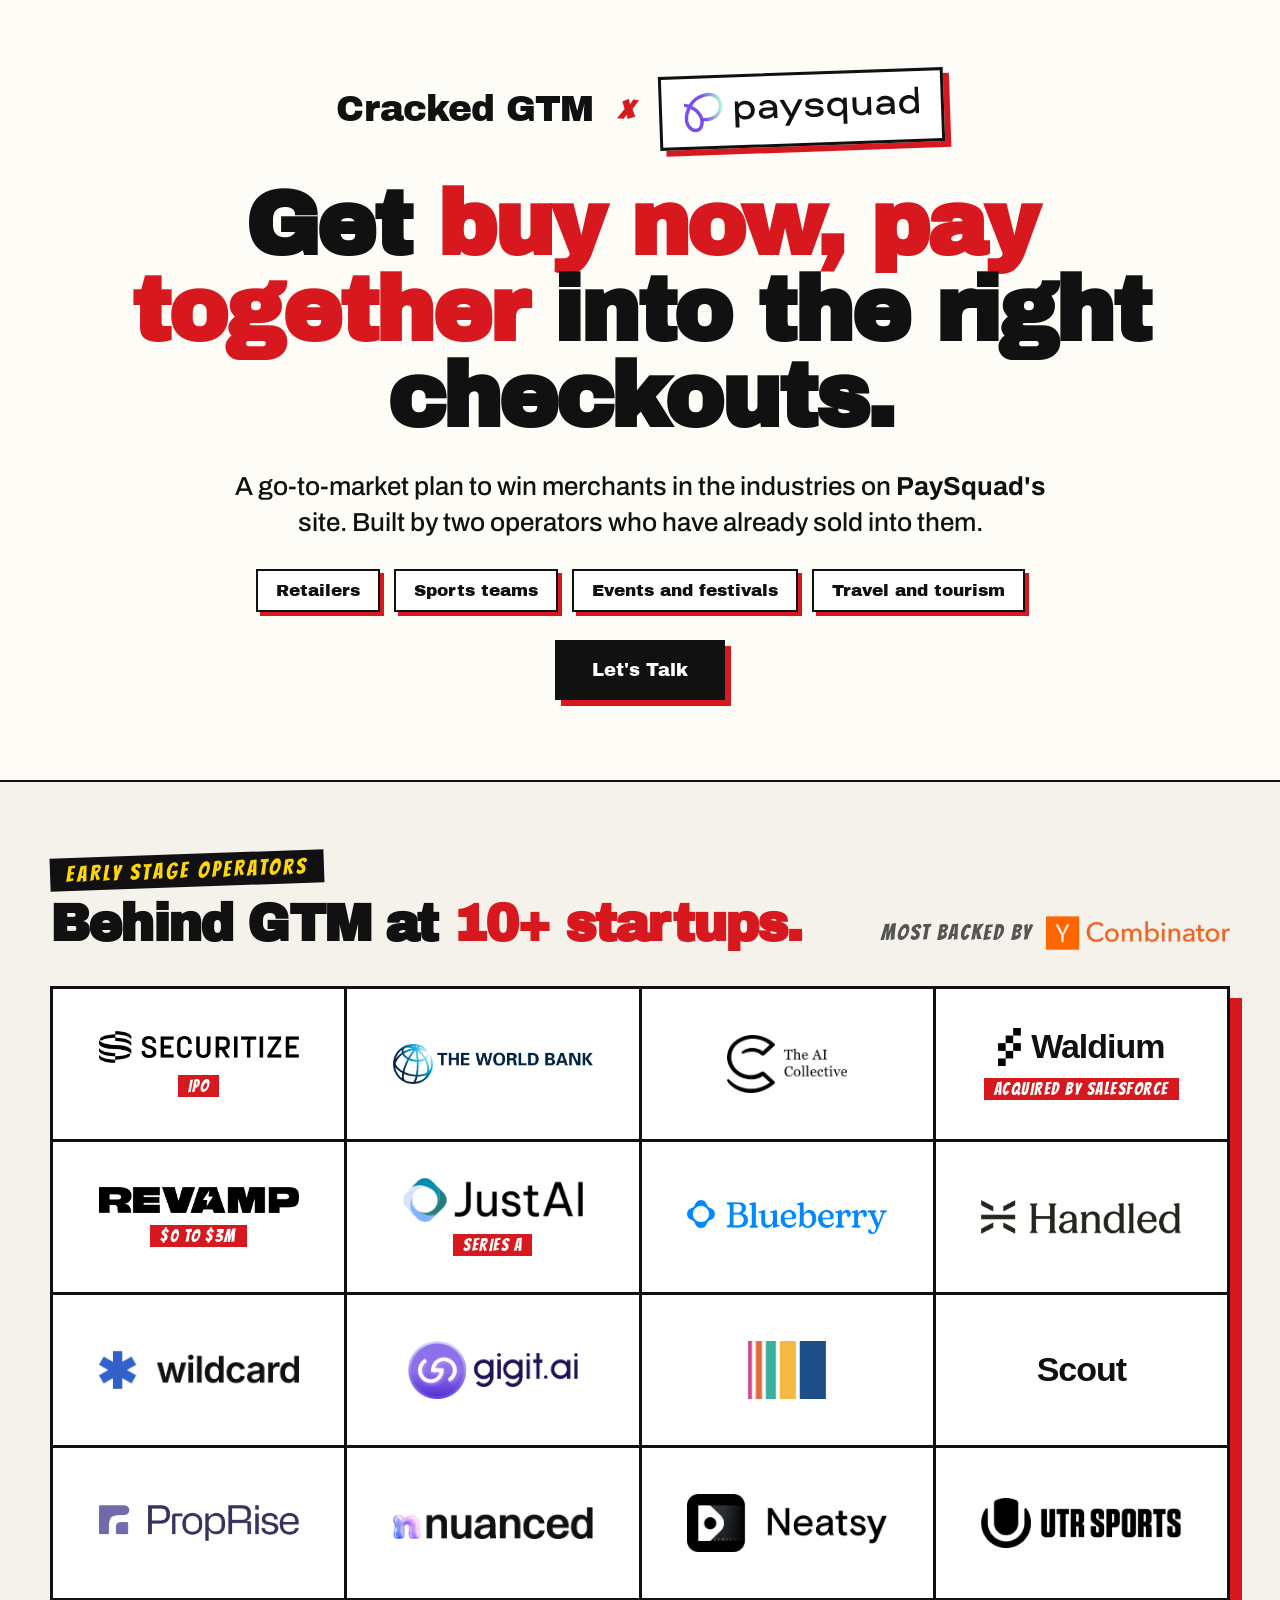
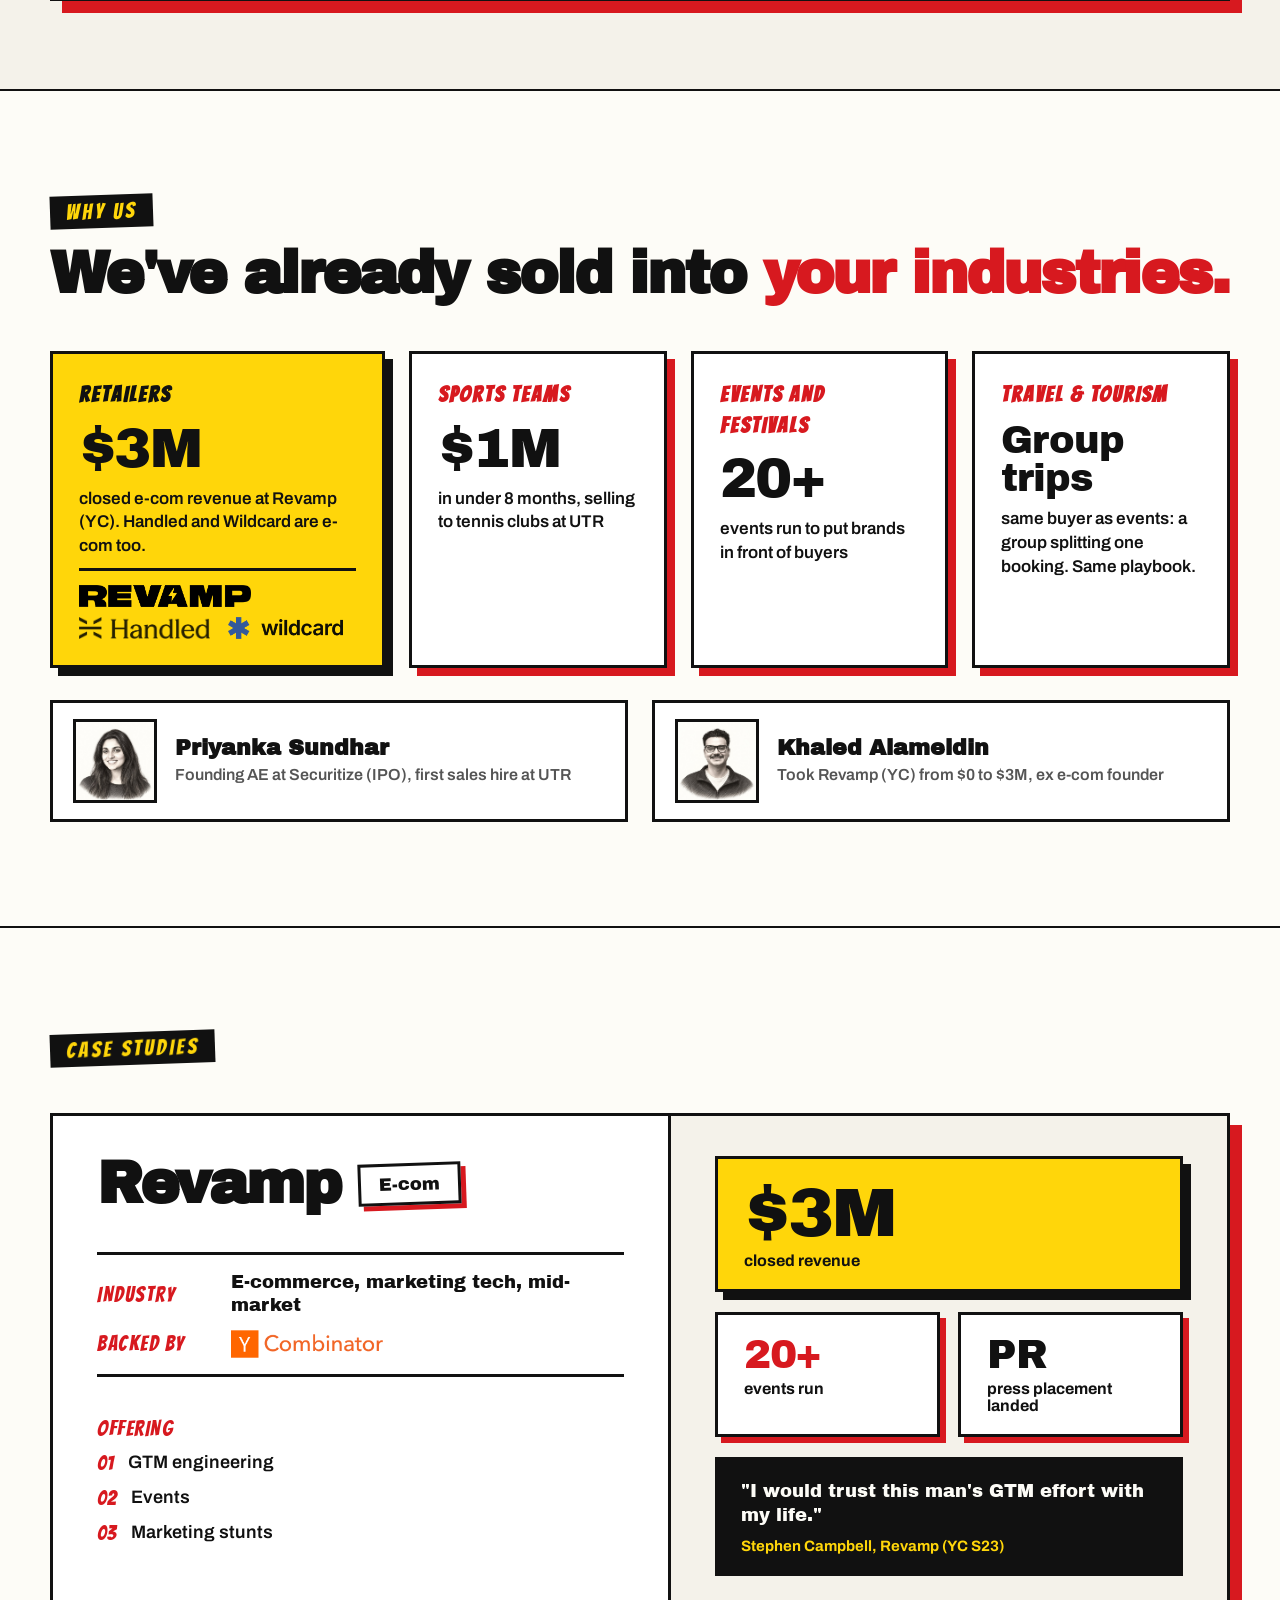
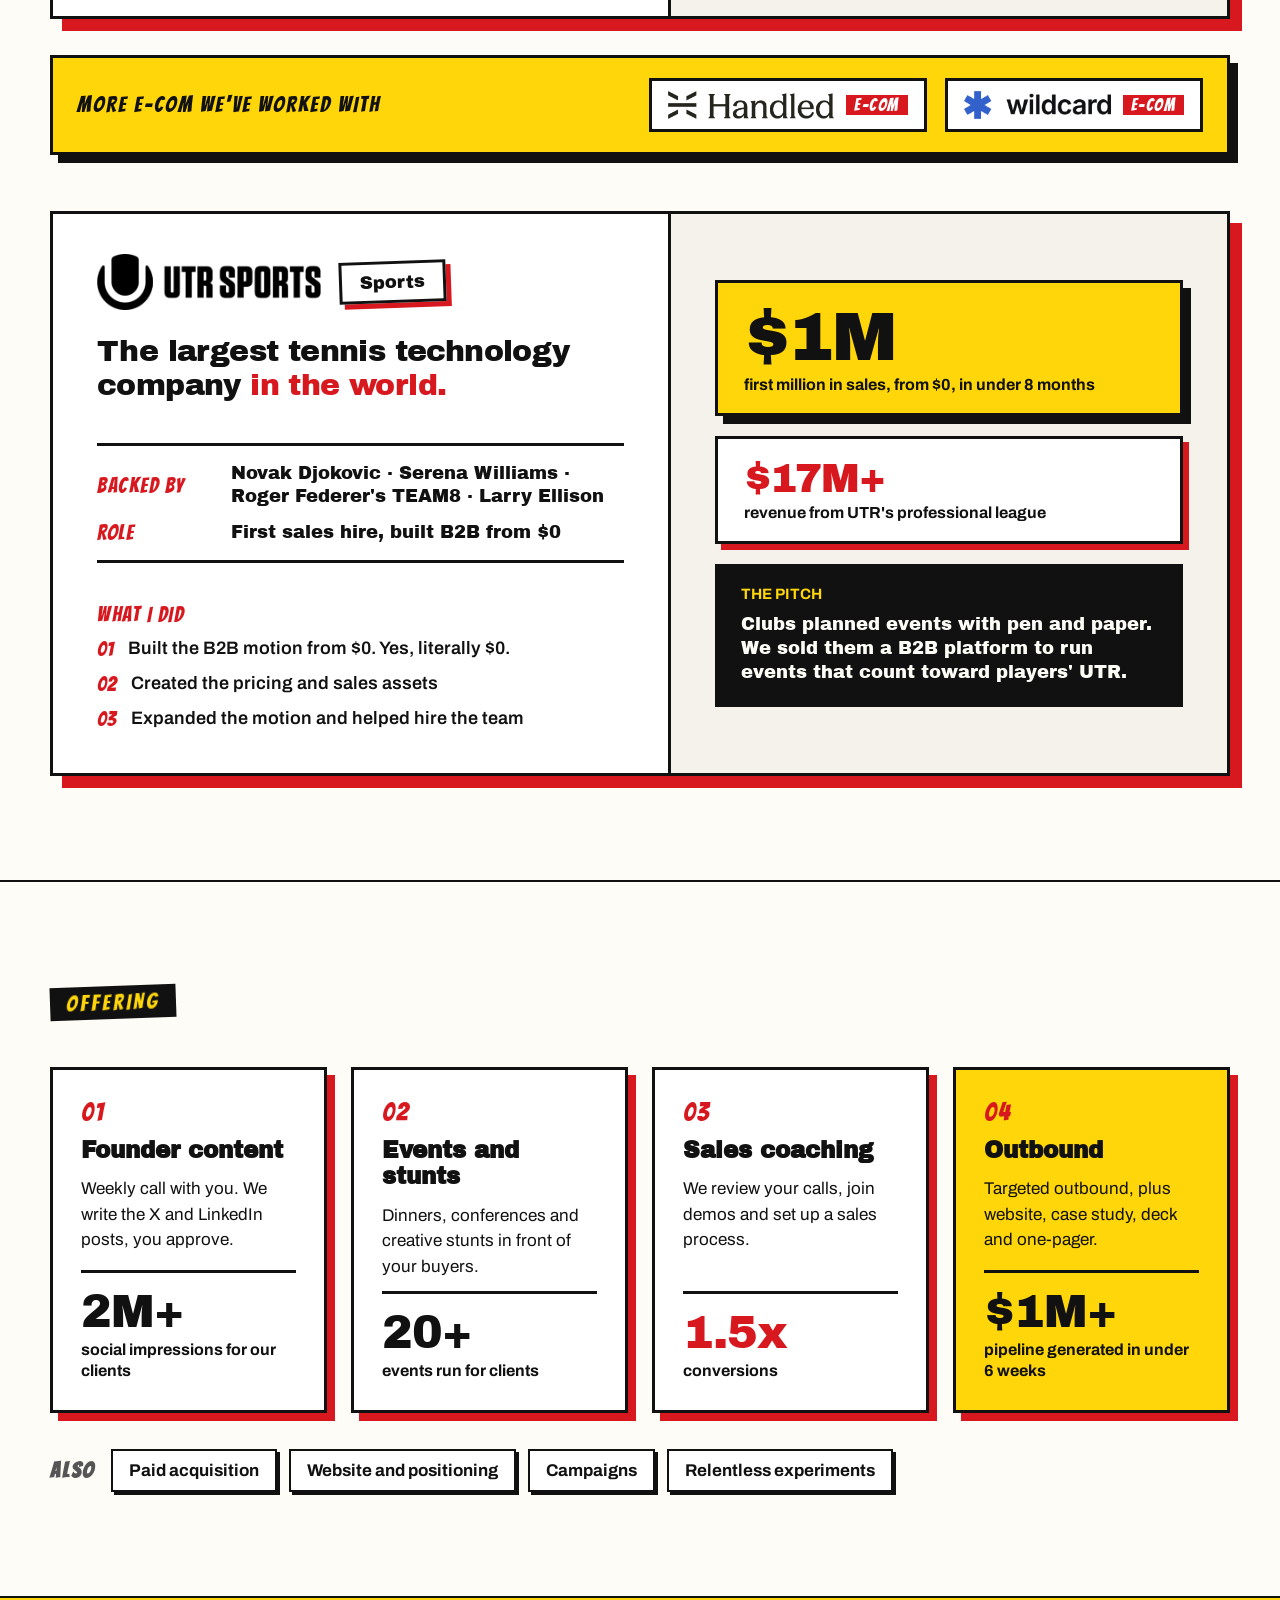
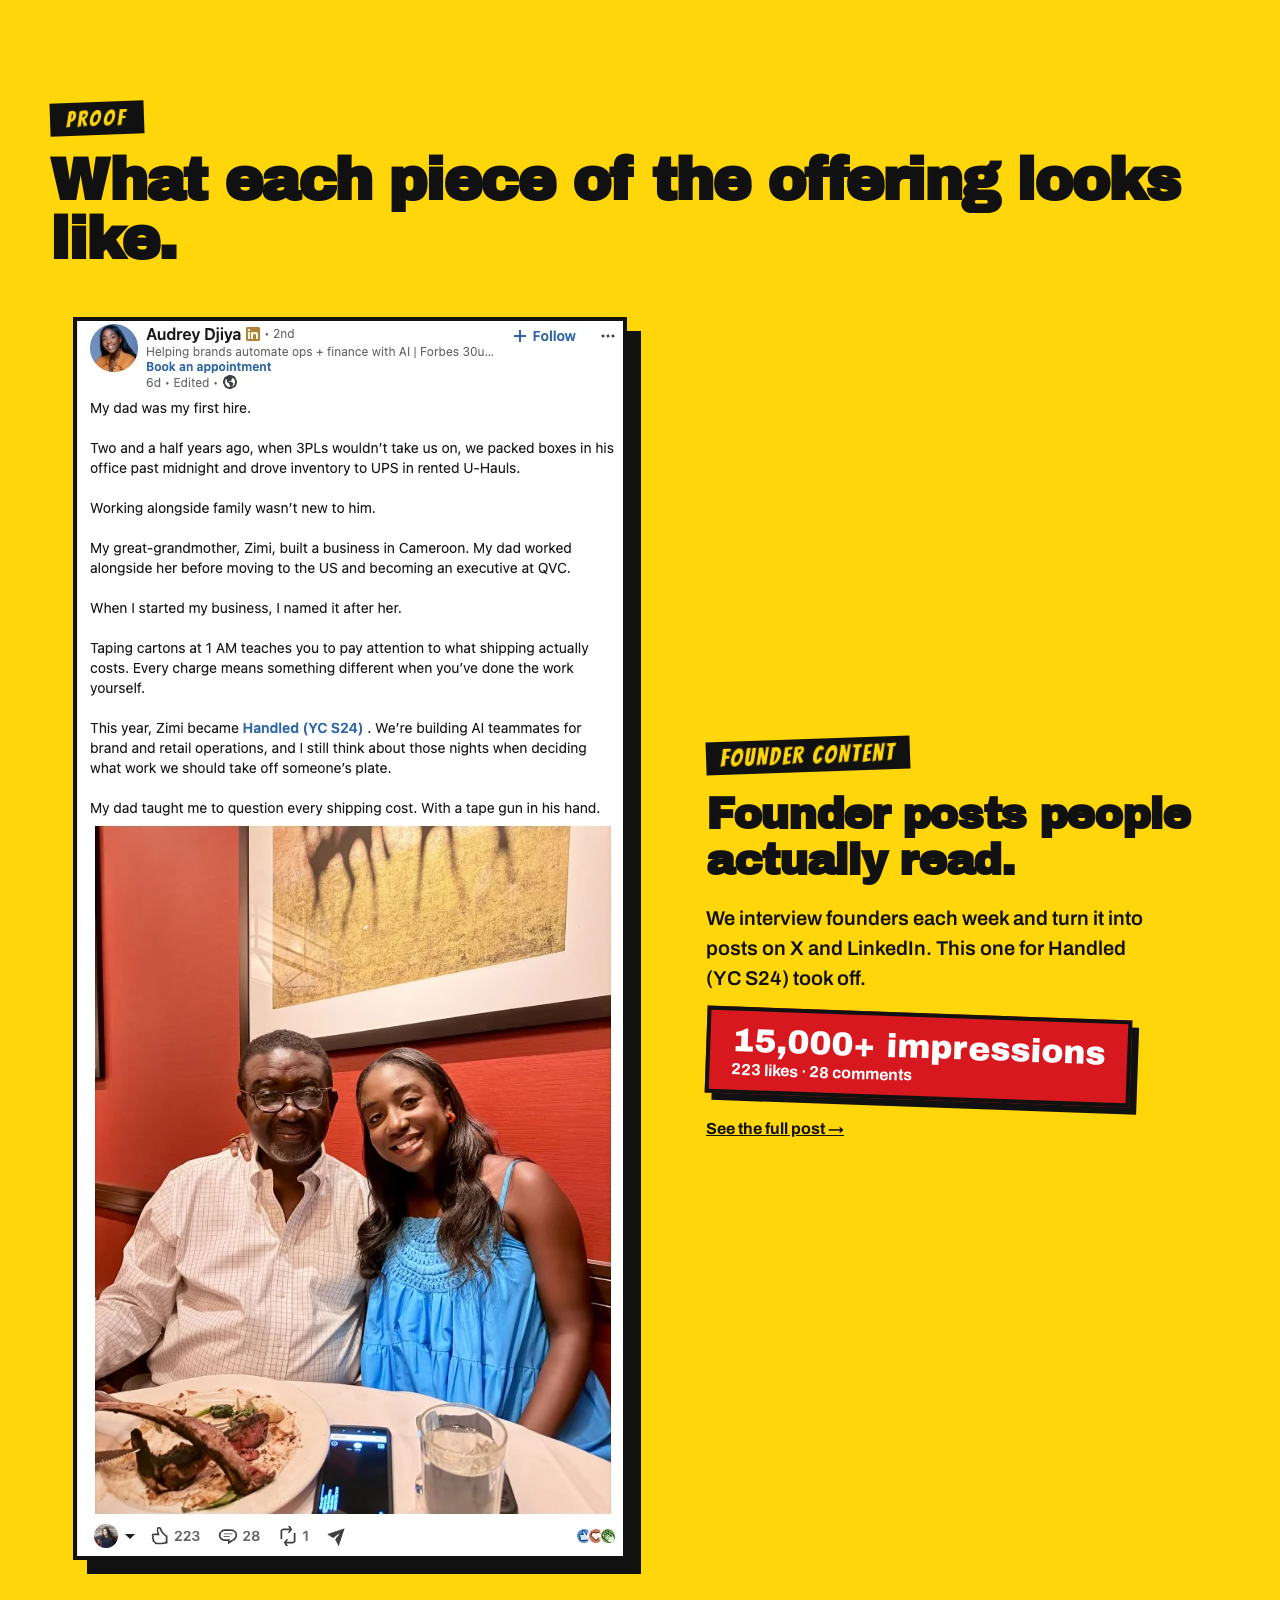
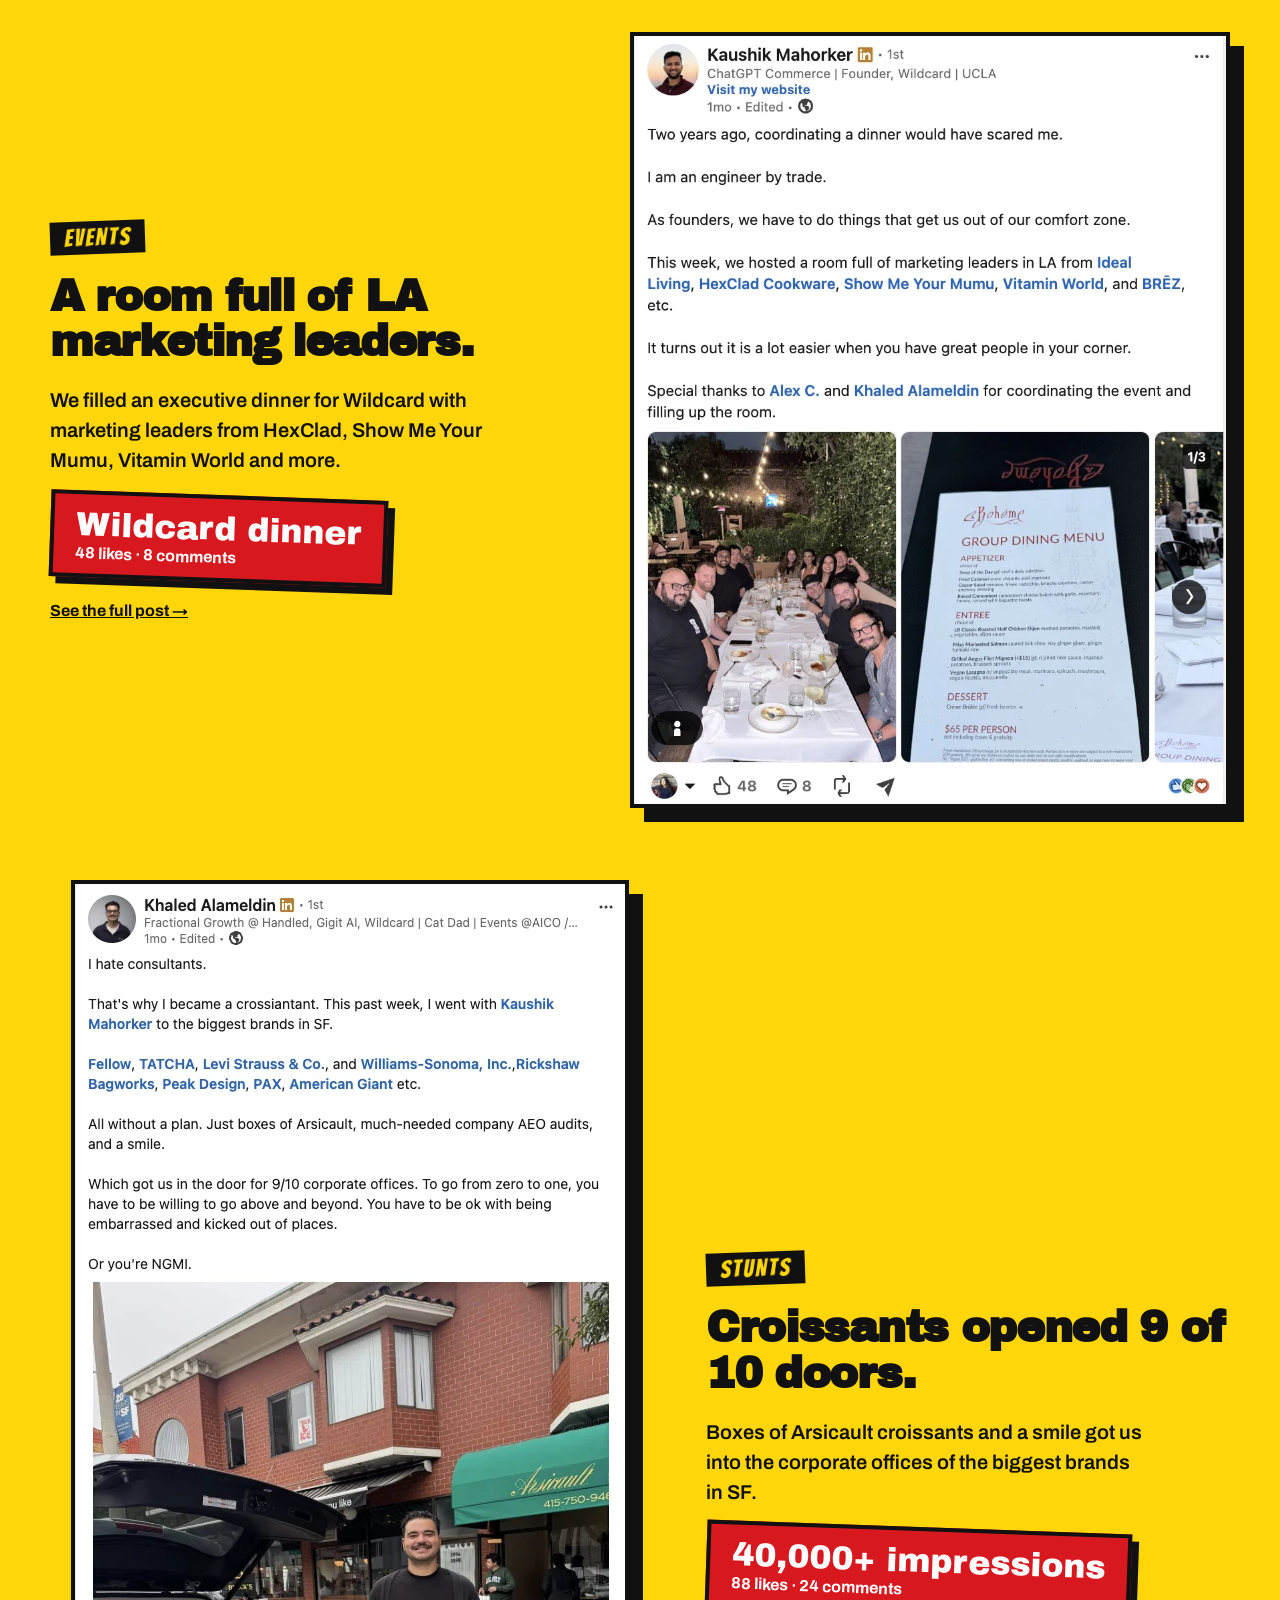
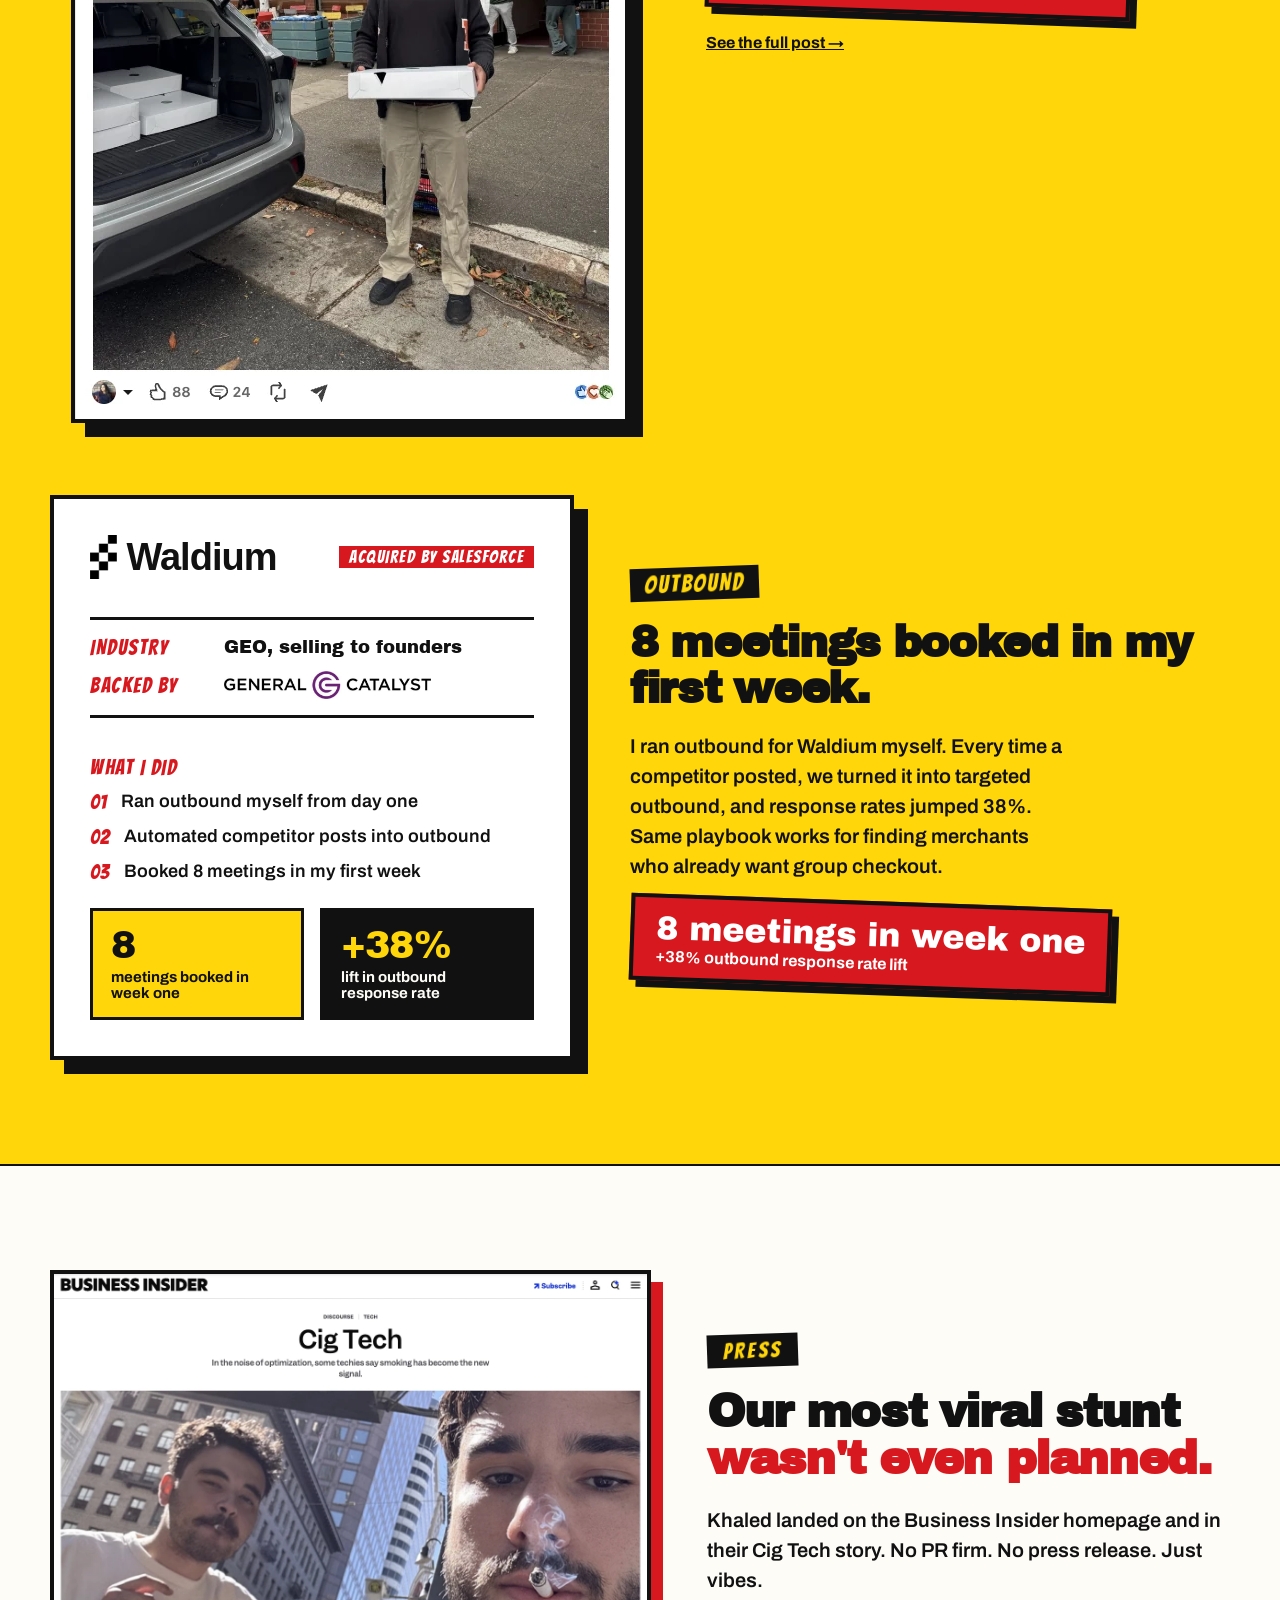
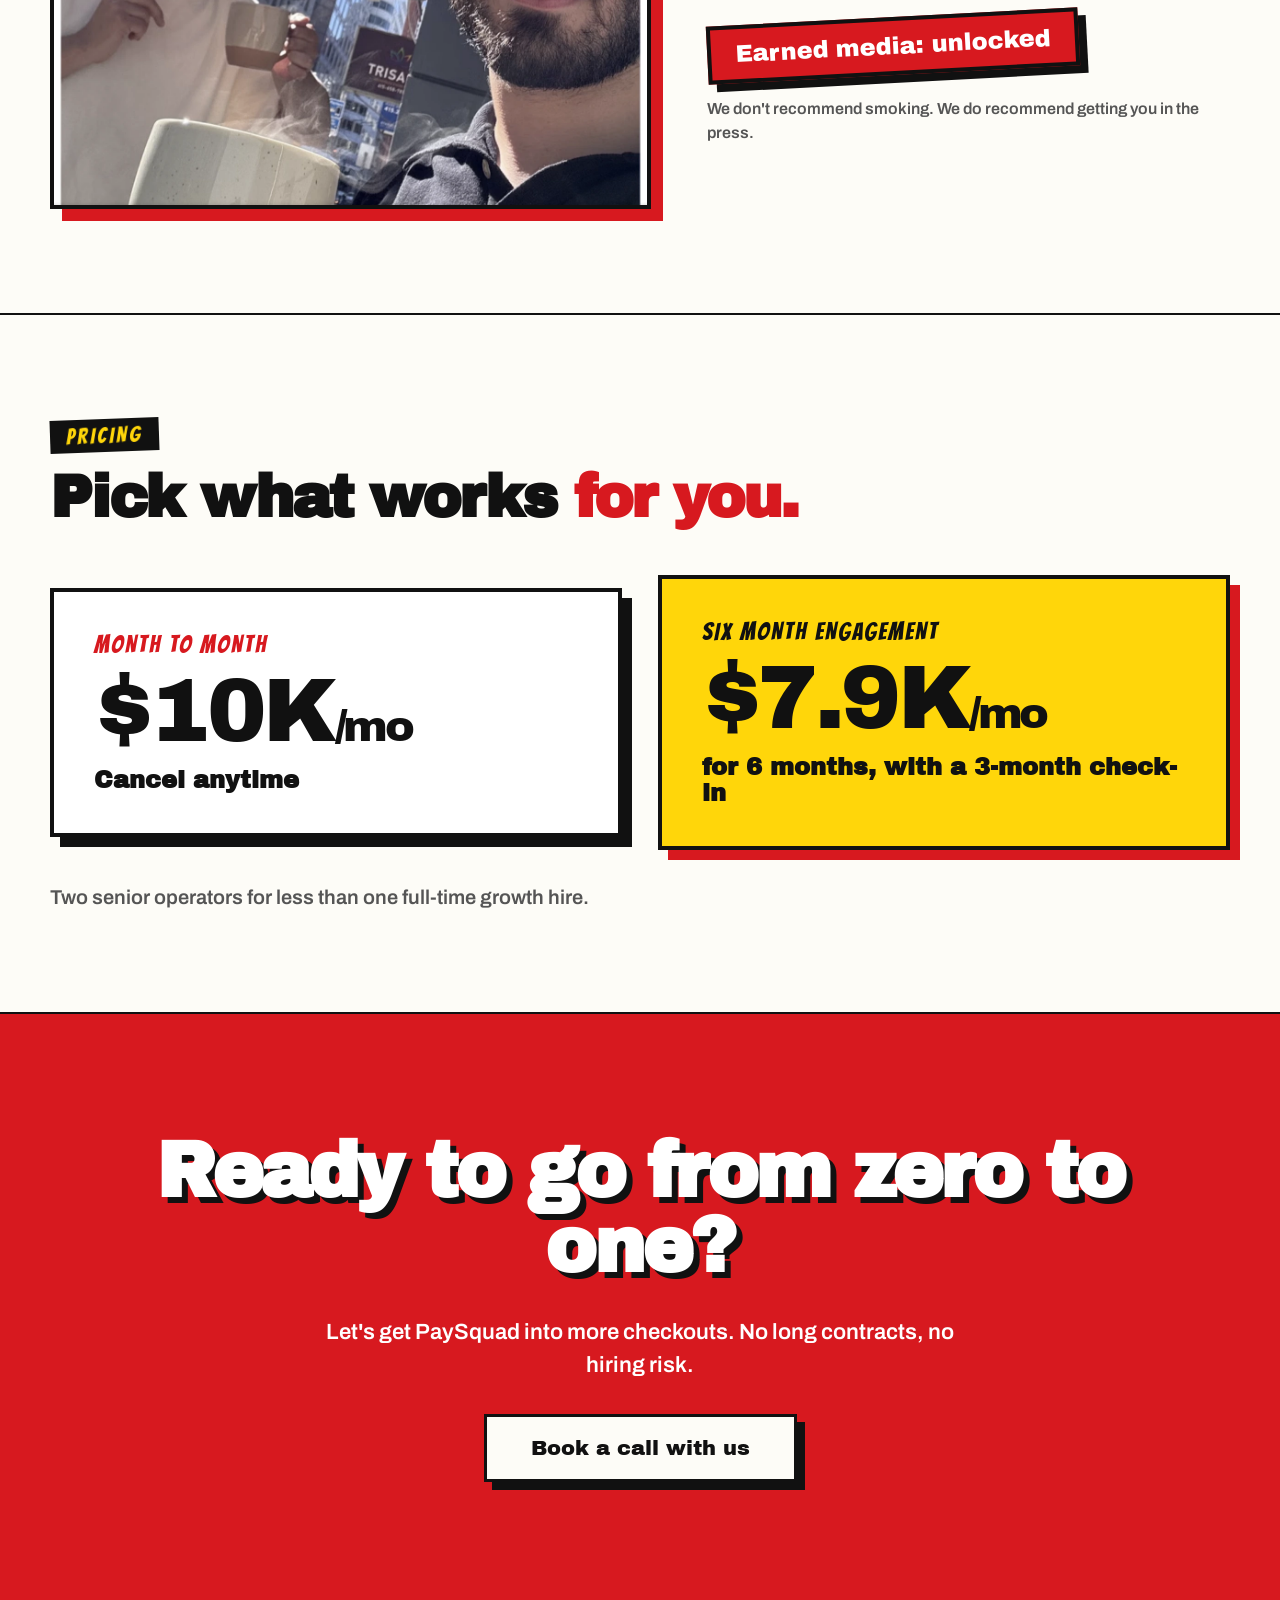
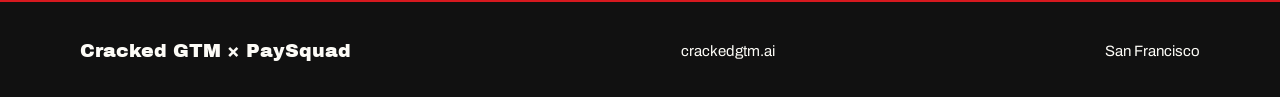
<file: paysquadproposal.html>
<!doctype html>
<html lang="en">
<head>
<meta charset="utf-8">
<meta name="viewport" content="width=device-width, initial-scale=1">
<title>Cracked GTM × PaySquad</title>
<meta name="description" content="A go-to-market proposal for PaySquad from Cracked GTM.">
<meta name="robots" content="noindex, nofollow">
<meta name="theme-color" content="#FDFCF7">
<link rel="icon" href="favicon.svg" type="image/svg+xml">
<link rel="preconnect" href="https://fonts.googleapis.com">
<link rel="preconnect" href="https://fonts.gstatic.com" crossorigin>
<link href="https://fonts.googleapis.com/css2?family=Archivo+Black&family=Archivo:wght@400;500;600;700&family=Bangers&family=Caveat:wght@600&display=swap" rel="stylesheet">
<style>
:root{--ink:#111111;--paper:#FDFCF7;--red:#D7191F;--yellow:#FFD60A;--band:#F4F2EA;--muted:#555555}
*{box-sizing:border-box}
html{scroll-behavior:smooth}
body{margin:0;background:var(--paper);color:var(--ink);font-family:'Archivo',system-ui,sans-serif;-webkit-font-smoothing:antialiased}
a{color:var(--ink)}
img{display:block;max-width:100%}
.display{font-family:'Archivo Black',sans-serif}
.comic{font-family:'Bangers',cursive;font-weight:400}
.wrap{width:100%;max-width:1180px;margin:0 auto}
section{border-bottom:2px solid var(--ink);padding:104px 24px}
.hl{background:var(--yellow);padding:0 6px;box-decoration-break:clone;-webkit-box-decoration-break:clone}
.red{color:var(--red)}
.kicker{display:inline-block;align-self:flex-start;padding:5px 16px;background:var(--ink);color:var(--yellow);font-family:'Bangers',cursive;font-size:22px;letter-spacing:3px;transform:rotate(-2deg)}
.sec-head{display:flex;flex-direction:column;gap:16px;margin-bottom:48px}
.sec-head h2{margin:0;font-family:'Archivo Black',sans-serif;font-size:clamp(36px,4.6vw,60px);line-height:1;letter-spacing:-.035em}
.tag{display:inline-block;padding:2px 10px;background:var(--red);color:#fff;font-family:'Bangers',cursive;font-size:17px;letter-spacing:1.5px;white-space:nowrap}

/* hero */
.hero{border-bottom:none;padding:72px 24px 80px;display:flex;flex-direction:column;align-items:center;gap:28px;text-align:center}
.burst{position:relative;width:230px;height:230px}
.burst svg{position:absolute;inset:0;width:100%;height:100%}
.burst span{position:absolute;left:0;right:0;top:30%;font-family:'Bangers',cursive;font-size:31px;line-height:.95;letter-spacing:2px;color:#fff;transform:rotate(-9deg);text-shadow:3px 3px 0 var(--ink)}
.hero h1{margin:8px 0 0;max-width:1060px;font-family:'Archivo Black',sans-serif;font-size:clamp(48px,7vw,92px);line-height:.96;letter-spacing:-.035em}
.hero p{margin:0;max-width:820px;font-size:clamp(20px,2.2vw,26px);line-height:1.4;font-weight:500}
.hero p strong{font-weight:700}
.hero-proof{display:flex;flex-wrap:wrap;justify-content:center;gap:14px;margin-top:6px}
.hero-proof span{padding:10px 18px;background:#fff;border:2px solid var(--ink);box-shadow:4px 4px 0 var(--ink);font-weight:700;font-size:17px}
.hero-proof span b{font-family:'Archivo Black',sans-serif;font-weight:400;color:var(--red)}
.btn{display:inline-flex;align-items:center;justify-content:center;min-height:60px;padding:0 34px;font-family:'Archivo Black',sans-serif;font-size:18px;text-decoration:none;border:3px solid var(--ink);transition:transform .12s ease,box-shadow .12s ease}
.btn:hover{transform:translate(-2px,-2px)}
.btn-dark{background:var(--ink);color:var(--paper);box-shadow:6px 6px 0 var(--red)}
.btn-dark:hover{box-shadow:8px 8px 0 var(--red);color:var(--paper)}
.btn-light{background:var(--paper);color:var(--ink);box-shadow:8px 8px 0 var(--ink);min-height:68px;padding:0 44px;font-size:21px}
.btn-light:hover{box-shadow:10px 10px 0 var(--ink);color:var(--ink)}

/* logo wall */
.logos{border-top:2px solid var(--ink);background:var(--band);padding:72px 24px 88px}
.logos-head{display:flex;justify-content:space-between;align-items:flex-end;gap:24px;flex-wrap:wrap;margin-bottom:36px}
.logos-head h2{margin:12px 0 0;font-family:'Archivo Black',sans-serif;font-size:clamp(32px,4vw,52px);line-height:1;letter-spacing:-.035em}
.backed{display:flex;align-items:center;gap:14px}
.backed span{font-family:'Bangers',cursive;font-size:22px;letter-spacing:2px;color:var(--muted)}
.backed img{height:34px;width:auto}
.logo-wall{display:grid;grid-template-columns:repeat(4,minmax(0,1fr));gap:3px;background:var(--ink);border:3px solid var(--ink);box-shadow:12px 12px 0 var(--red)}
.logo-wall div{min-height:150px;padding:22px 18px;background:#fff;display:flex;flex-direction:column;align-items:center;justify-content:center;gap:12px}
.logo-wall img{max-width:200px;max-height:44px;width:auto;height:auto;object-fit:contain}
.logo-wall .tall img{max-height:58px}
.logo-wall .word{font-family:Arial,sans-serif;font-size:34px;font-weight:700;letter-spacing:-1px}
.logo-wall .wm{display:flex;align-items:center;gap:10px}
.logo-wall .wm img{height:38px;width:auto}

/* team */
.team-grid{display:grid;grid-template-columns:repeat(2,minmax(0,1fr));gap:36px}
.person{padding:32px;background:#fff;border:3px solid var(--ink);box-shadow:10px 10px 0 var(--red);display:flex;flex-direction:column;gap:22px}
.person-top{display:flex;align-items:center;gap:22px}
.person-top img{width:120px;height:120px;flex-shrink:0;object-fit:cover;border:3px solid var(--ink);mix-blend-mode:multiply}
.person h3{margin:0;font-family:'Archivo Black',sans-serif;font-size:30px;letter-spacing:-.015em}
.person .role{margin:6px 0 0;font-size:17px;font-weight:600;color:var(--muted)}
.big-stats{display:grid;grid-template-columns:repeat(2,minmax(0,1fr));gap:16px}
.big-stats div{display:flex;flex-direction:column;gap:4px}
.big-stats b{font-family:'Archivo Black',sans-serif;font-weight:400;font-size:clamp(26px,2.6vw,34px);line-height:1.05;color:var(--red);white-space:nowrap}
.big-stats span{font-size:16px;font-weight:600;line-height:1.35}
.person ul{margin:0;padding:0 0 0 20px;font-size:17px;line-height:1.5;color:#333}
.team-foot{margin:48px auto 0;max-width:820px;font-size:22px;line-height:1.5;text-align:center;font-weight:600}

/* note */
.note{display:flex;justify-content:center;padding:104px 24px 112px;background:var(--band)}
.note .col{width:100%;max-width:760px;display:flex;flex-direction:column;gap:24px;font-size:22px;line-height:1.6}
.note p{margin:0}
.pull{margin:16px 0!important;font-family:'Archivo Black',sans-serif;font-size:clamp(30px,3.6vw,42px);line-height:1.12;letter-spacing:-.025em}
.closer{margin-top:16px!important;font-family:'Archivo Black',sans-serif;font-size:clamp(28px,3vw,36px);line-height:1.15;letter-spacing:-.028em}
.sigs{display:flex;gap:48px;margin-top:4px;font-family:'Caveat',cursive;font-size:48px;line-height:1}

/* offering */
.offer-grid{display:grid;grid-template-columns:repeat(4,minmax(0,1fr));gap:24px}
.offer{padding:28px;background:#fff;border:3px solid var(--ink);box-shadow:8px 8px 0 var(--red);display:flex;flex-direction:column;gap:12px}
.offer.y{background:var(--yellow)}
.offer .n{font-family:'Bangers',cursive;font-size:26px;letter-spacing:2px;color:var(--red)}
.offer h3{margin:0;font-family:'Archivo Black',sans-serif;font-size:23px;line-height:1.15}
.offer p{margin:0;font-size:17px;line-height:1.5}
.offer .result{margin-top:auto;padding-top:16px;border-top:3px solid var(--ink);display:flex;flex-direction:column;gap:4px}
.offer .result b{font-family:'Archivo Black',sans-serif;font-weight:400;font-size:clamp(36px,3.6vw,48px);line-height:1;letter-spacing:-.02em}
.offer .result span{font-size:16px;font-weight:700;line-height:1.35}
.chips{display:flex;flex-wrap:wrap;gap:12px;margin-top:36px;font-size:17px;font-weight:700;align-items:center}
.chips em{font-style:normal;font-family:'Bangers',cursive;font-size:22px;letter-spacing:2px;color:var(--muted);margin-right:4px}
.chips span{padding:10px 16px;background:#fff;border:2px solid var(--ink);box-shadow:3px 3px 0 var(--ink)}

/* proof: posts */
.proof{background:var(--yellow)}
.posts{display:flex;flex-direction:column;gap:72px}
.post{display:grid;grid-template-columns:600px 1fr;gap:56px;align-items:center}
.post.flip{grid-template-columns:1fr 600px}
.post.flip .post-frame{order:2}
.post-frame{display:block;width:fit-content;max-width:100%;justify-self:center;background:#fff;border:4px solid var(--ink);box-shadow:14px 14px 0 var(--ink)}
.post-frame img{width:auto;max-width:100%;height:auto}
.post-copy{display:flex;flex-direction:column;align-items:flex-start;gap:20px}
.post-copy .k{font-family:'Bangers',cursive;font-size:24px;letter-spacing:2px;padding:4px 14px;background:var(--ink);color:var(--yellow);transform:rotate(-2deg)}
.post-copy h3{margin:0;font-family:'Archivo Black',sans-serif;font-size:clamp(30px,3.4vw,46px);line-height:1.05;letter-spacing:-.03em}
.post-copy p{margin:0;font-size:20px;line-height:1.5;font-weight:600;max-width:440px}
.post-chip{padding:12px 22px;background:var(--red);color:#fff;border:4px solid var(--ink);box-shadow:7px 7px 0 var(--ink);display:flex;flex-direction:column;gap:2px;transform:rotate(2deg)}
.post-chip b{font-family:'Archivo Black',sans-serif;font-weight:400;font-size:clamp(24px,2.6vw,34px);white-space:nowrap}
.post-chip span{font-size:16px;font-weight:700;white-space:nowrap}
.post-open{font-weight:700;font-size:16px}

/* press */
.press-grid{display:grid;grid-template-columns:1.15fr 1fr;gap:56px;align-items:center}
.press-grid > img{width:100%;max-width:645px;height:auto;border:4px solid var(--ink);box-shadow:12px 12px 0 var(--red)}
.press-copy{display:flex;flex-direction:column;gap:22px}
.press-copy h2{margin:0;font-family:'Archivo Black',sans-serif;font-size:clamp(32px,3.6vw,48px);line-height:1.02;letter-spacing:-.03em}
.press-copy p{margin:0;font-size:20px;line-height:1.5;font-weight:600}
.press-copy .stamp{align-self:flex-start;padding:12px 24px;background:var(--red);color:#fff;border:4px solid var(--ink);box-shadow:8px 8px 0 var(--ink);font-family:'Archivo Black',sans-serif;font-size:24px;transform:rotate(-3deg)}
.press-copy .fine{font-size:16px;color:var(--muted)}

/* case studies */
.cases{display:flex;flex-direction:column;gap:56px}
.case{background:#fff;border:3px solid var(--ink);box-shadow:12px 12px 0 var(--red);display:grid;grid-template-columns:1.1fr 1fr}
.case-left{padding:40px 44px;display:flex;flex-direction:column;gap:24px}
.case-name{display:flex;align-items:center;flex-wrap:wrap;gap:18px}
.case-name h3{margin:0;font-family:'Archivo Black',sans-serif;font-size:clamp(40px,4.6vw,64px);line-height:.95;letter-spacing:-.035em}
.badge{display:inline-flex;align-items:center;gap:12px;padding:8px 18px;background:#fff;border:3px solid var(--ink);box-shadow:5px 5px 0 var(--red);transform:rotate(-2deg);font-family:'Archivo Black',sans-serif;font-size:18px;white-space:nowrap}
.badge img{height:58px;width:auto;margin:-8px 0}
.facts{border-top:3px solid var(--ink);border-bottom:3px solid var(--ink);padding:16px 0;display:flex;flex-direction:column;gap:12px}
.facts div{display:flex;align-items:center;gap:16px}
.facts dt{width:118px;flex-shrink:0;font-family:'Bangers',cursive;font-size:21px;letter-spacing:1.5px;color:var(--red)}
.facts dd{margin:0;font-family:'Archivo Black',sans-serif;font-size:18px;line-height:1.3;display:flex;align-items:center;flex-wrap:wrap;gap:14px}
.facts dd img{height:28px;width:auto}
.facts dl{margin:0}
.did h4{margin:0 0 10px;font-family:'Bangers',cursive;font-weight:400;font-size:21px;letter-spacing:1.5px;color:var(--red)}
.did ol{margin:0;padding:0;list-style:none;counter-reset:d;display:flex;flex-direction:column;gap:8px}
.did li{counter-increment:d;display:flex;gap:14px;font-size:18px;font-weight:600;line-height:1.35}
.did li::before{content:counter(d,decimal-leading-zero);font-family:'Bangers',cursive;font-weight:400;font-size:20px;letter-spacing:1px;color:var(--red)}
.closed{font-family:'Archivo Black',sans-serif;font-size:18px;line-height:1.4}
.case-right{padding:40px 44px;background:var(--band);border-left:3px solid var(--ink);display:flex;flex-direction:column;justify-content:center;gap:20px}
.res{padding:20px 26px;background:#fff;border:3px solid var(--ink);box-shadow:6px 6px 0 var(--red);display:flex;flex-direction:column;gap:4px}
.res.hero-res{background:var(--yellow);box-shadow:8px 8px 0 var(--ink)}
.res b{font-family:'Archivo Black',sans-serif;font-weight:400;font-size:clamp(30px,3.2vw,44px);line-height:1;letter-spacing:-.03em;white-space:nowrap}
.res.hero-res b{font-size:clamp(48px,5.4vw,80px)}
.track .res.hero-res b{font-size:clamp(30px,3.2vw,44px)}
.res .red-n{color:var(--red)}
.res span{font-size:16px;font-weight:700}
.res-pair{display:grid;grid-template-columns:repeat(2,minmax(0,1fr));gap:18px}
.quote{margin:0;padding:22px 26px;background:var(--ink);color:var(--paper);display:flex;flex-direction:column;gap:10px}
.quote p{margin:0;font-family:'Archivo Black',sans-serif;font-size:18px;line-height:1.35}
.quote cite{font-style:normal;font-size:15px;font-weight:700;color:var(--yellow)}
.case-link{align-self:flex-start;font-weight:700;font-size:16px}
.track-grid{display:grid;grid-template-columns:repeat(2,minmax(0,1fr));gap:36px}
.track{background:#fff;border:3px solid var(--ink);box-shadow:10px 10px 0 var(--ink);padding:36px;display:flex;flex-direction:column;gap:20px}
.track-logo{height:52px;width:auto;align-self:flex-start}
.track h3{margin:0;font-family:'Archivo Black',sans-serif;font-size:26px;line-height:1.1;letter-spacing:-.02em}
.track .callout{padding:14px 18px;border:3px solid var(--ink);box-shadow:6px 6px 0 #0052FF;display:flex;align-items:center;gap:16px;flex-wrap:wrap;font-family:'Archivo Black',sans-serif;font-size:16px;line-height:1.35}
.track .callout img{height:24px;width:auto}
.track .story{padding:16px 20px;background:var(--ink);color:var(--paper);font-family:'Archivo Black',sans-serif;font-size:16px;line-height:1.4}
.track .story b{display:block;font-family:'Bangers',cursive;font-weight:400;font-size:19px;letter-spacing:1.5px;color:var(--yellow);margin-bottom:4px}
.more-label{margin:56px 0 18px;font-family:'Bangers',cursive;font-weight:400;font-size:24px;letter-spacing:3px;color:var(--muted)}
.mini-grid{display:grid;grid-template-columns:repeat(5,minmax(0,1fr));gap:18px}
.mini-grid div{min-height:96px;padding:12px;display:flex;align-items:center;justify-content:center;background:#fff;border:3px solid var(--ink);box-shadow:5px 5px 0 var(--red)}
.mini-grid img{max-height:34px;max-width:150px;width:auto;height:auto}

/* cta */
.cta{background:var(--red);color:#fff;padding:120px 24px;display:flex;flex-direction:column;align-items:center;gap:32px;text-align:center}
.cta h2{margin:0;max-width:1000px;font-family:'Archivo Black',sans-serif;font-size:clamp(48px,6vw,84px);line-height:.98;letter-spacing:-.035em;text-shadow:6px 6px 0 var(--ink)}
.cta p{margin:0;max-width:640px;font-size:22px;line-height:1.5;font-weight:600}

footer{background:var(--ink);color:var(--paper);padding:36px 80px;display:flex;align-items:center;justify-content:space-between;gap:24px;font-size:15px}
footer a{color:var(--paper)}

@media (max-width:1100px){
  .offer-grid{grid-template-columns:repeat(2,minmax(0,1fr))}
  .mini-grid{grid-template-columns:repeat(3,minmax(0,1fr))}
}
@media (max-width:900px){
  .logo-wall{grid-template-columns:repeat(2,minmax(0,1fr))}
  .team-grid,.track-grid,.press-grid{grid-template-columns:1fr}
  .case{grid-template-columns:1fr}
  .case-right{border-left:none;border-top:3px solid var(--ink)}
  .post,.post.flip{grid-template-columns:1fr;gap:28px}
  .post.flip .post-frame{order:0}
}
@media (max-width:820px){
  section{padding:72px 20px}
  .hero{padding:48px 20px 64px}
  .burst{width:180px;height:180px}
  .burst span{font-size:24px}
  .logos{padding:56px 20px 64px}
  .logo-wall div{min-height:120px;padding:16px 10px}
  .logo-wall img{max-width:130px;max-height:34px}
  .logo-wall .word{font-size:26px}
  .tag{font-size:14px}
  .person{padding:24px}
  .person-top img{width:96px;height:96px}
  .note .col{font-size:19px}
  .offer-grid{grid-template-columns:1fr}
  .case-left,.case-right{padding:28px 24px}
  .facts div{flex-direction:column;align-items:flex-start;gap:6px}
  .res-pair{grid-template-columns:1fr 1fr}
  .track{padding:26px}
  .mini-grid{grid-template-columns:repeat(2,minmax(0,1fr))}
  .cta{padding:88px 20px}
  .cta p{font-size:19px}
  footer{flex-direction:column;padding:32px 20px;text-align:center}
}
@media (max-width:420px){
  .big-stats{grid-template-columns:1fr}
  .res-pair{grid-template-columns:1fr}
}

/* paysquad proposal */
.ecom-strip{display:flex;flex-wrap:wrap;align-items:center;gap:18px;margin-top:-20px;padding:20px 24px;background:var(--yellow);border:3px solid var(--ink);box-shadow:8px 8px 0 var(--ink)}
.ecom-strip .k{font-family:'Bangers',cursive;font-size:22px;letter-spacing:2px;margin-right:auto}
.ecom-strip div{display:flex;align-items:center;gap:12px;padding:10px 16px;background:#fff;border:3px solid var(--ink)}
.ecom-strip img{height:28px;width:auto}
.ecom-strip div span{font-family:'Bangers',cursive;font-size:17px;letter-spacing:1.5px;color:#fff;background:var(--red);padding:1px 8px}
.lockup{display:flex;align-items:center;justify-content:center;gap:22px;flex-wrap:wrap}
.lockup .cg{font-family:'Archivo Black',sans-serif;font-size:clamp(26px,3vw,36px);letter-spacing:-.02em}
.lockup .x{font-family:'Bangers',cursive;font-size:44px;color:var(--red);line-height:1}
.lockup .ps{display:flex;align-items:center;padding:14px 22px;background:#fff;border:3px solid var(--ink);box-shadow:6px 6px 0 var(--red);transform:rotate(-2deg)}
.lockup .ps img{height:40px;width:auto}
.for-chips{display:flex;flex-wrap:wrap;justify-content:center;gap:14px}
.for-chips span{padding:10px 18px;background:#fff;border:2px solid var(--ink);box-shadow:4px 4px 0 var(--red);font-family:'Archivo Black',sans-serif;font-size:17px}
.why-grid{display:grid;grid-template-columns:1.3fr 1fr 1fr 1fr;gap:24px}
.ecom-logos{margin-top:auto;padding-top:14px;border-top:3px solid var(--ink);display:flex;flex-wrap:wrap;align-items:center;gap:10px 18px}
.ecom-logos img{height:22px;width:auto}
.why{padding:26px;background:#fff;border:3px solid var(--ink);box-shadow:8px 8px 0 var(--red);display:flex;flex-direction:column;gap:10px}
.why.y{background:var(--yellow);box-shadow:8px 8px 0 var(--ink)}
.why .k{font-family:'Bangers',cursive;font-size:22px;letter-spacing:2px;color:var(--red)}
.why.y .k{color:var(--ink)}
.why b{font-family:'Archivo Black',sans-serif;font-weight:400;font-size:clamp(40px,4.4vw,56px);line-height:1;letter-spacing:-.03em}
.why span{font-size:17px;font-weight:600;line-height:1.4}
.duo{display:grid;grid-template-columns:repeat(2,minmax(0,1fr));gap:24px;margin-top:32px}
.duo div{display:flex;align-items:center;gap:18px;padding:16px 20px;background:#fff;border:3px solid var(--ink)}
.duo img{width:84px;height:84px;flex-shrink:0;object-fit:cover;border:3px solid var(--ink);mix-blend-mode:multiply}
.duo h3{margin:0;font-family:'Archivo Black',sans-serif;font-size:22px}
.duo p{margin:4px 0 0;font-size:16px;font-weight:600;color:var(--muted);line-height:1.35}
.backers{font-family:'Archivo Black',sans-serif;font-size:18px;line-height:1.4}
.ob-card{width:100%;max-width:560px;justify-self:center;background:#fff;border:4px solid var(--ink);box-shadow:14px 14px 0 var(--ink);padding:36px;display:flex;flex-direction:column;gap:22px}
.ob-card .top{display:flex;align-items:center;justify-content:space-between;gap:14px;flex-wrap:wrap}
.ob-card .wm{display:flex;align-items:center;gap:10px;font-family:Arial,sans-serif;font-size:38px;font-weight:700;letter-spacing:-1px}
.ob-card .wm img{height:44px;width:auto}
.ob-stats{display:grid;grid-template-columns:1fr 1fr;gap:16px}
.ob-stats div{padding:16px 18px;border:3px solid var(--ink);display:flex;flex-direction:column;gap:4px}
.ob-stats div:first-child{background:var(--yellow)}
.ob-stats div:last-child{background:var(--ink);color:var(--paper)}
.ob-stats b{font-family:'Archivo Black',sans-serif;font-weight:400;font-size:clamp(28px,3vw,38px);line-height:1;letter-spacing:-.02em}
.ob-stats div:last-child b{color:var(--yellow)}
.ob-stats span{font-size:15px;font-weight:700}
.price-grid{display:grid;grid-template-columns:1fr auto 1fr;gap:28px;align-items:center}
.price{padding:40px;background:#fff;border:4px solid var(--ink);box-shadow:10px 10px 0 var(--ink);display:flex;flex-direction:column;gap:10px}
.price.y{background:var(--yellow);box-shadow:10px 10px 0 var(--red)}
.price .k{font-family:'Bangers',cursive;font-size:24px;letter-spacing:2px;color:var(--red)}
.price.y .k{color:var(--ink)}
.price b{font-family:'Archivo Black',sans-serif;font-weight:400;font-size:clamp(56px,7vw,92px);line-height:1;letter-spacing:-.04em}
.price h3{margin:0;font-family:'Archivo Black',sans-serif;font-size:24px}
.price p{margin:0;font-size:18px;font-weight:600;line-height:1.4;color:#333}
.arrow{width:64px;height:40px;background:var(--red);border:3px solid var(--ink);clip-path:polygon(0 30%,60% 30%,60% 0,100% 50%,60% 100%,60% 70%,0 70%)}
.price-foot{margin:36px 0 0;font-size:20px;font-weight:600;color:var(--muted)}
@media (max-width:1100px){.why-grid{grid-template-columns:repeat(2,minmax(0,1fr))}}
@media (max-width:820px){
  .why-grid,.duo{grid-template-columns:1fr}
  .price-grid{grid-template-columns:1fr !important}
  .arrow{justify-self:center;transform:rotate(90deg)}
  .price{padding:28px}
  .ob-card{padding:24px}
  .lockup .ps img{height:30px}
}
@media (max-width:420px){.ob-stats{grid-template-columns:1fr}}
</style>
</head>
<body>

<header class="hero" id="top">
  <div class="lockup" aria-label="Cracked GTM and PaySquad">
    <span class="cg">Cracked GTM</span><span class="x">×</span><span class="ps"><img src="assets/logos/paysquad.svg" alt="PaySquad" width="423" height="72"></span>
  </div>
  <h1>Get <span class="red">buy now, pay together</span> into the right checkouts.</h1>
  <p>A go-to-market plan to win merchants in the industries on <strong>PaySquad's</strong> site. Built by two operators who have already sold into them.</p>
  <div class="for-chips" aria-label="Target industries"><span>Retailers</span><span>Sports teams</span><span>Events and festivals</span><span>Travel and tourism</span></div>
  <a class="btn btn-dark" href="https://calendly.com/d/dtd7-vd3-fhw/discovery-call" target="_blank" rel="noopener">Let's Talk</a>
</header>

<section class="logos" aria-labelledby="logos-title">
  <div class="wrap">
    <div class="logos-head">
      <div>
        <span class="kicker">EARLY STAGE OPERATORS</span>
        <h2 id="logos-title">Behind GTM at <span class="red">10+ startups.</span></h2>
      </div>
      <div class="backed"><span>MOST BACKED BY</span><img src="assets/logos/ycombinator.png" alt="Y Combinator" width="520" height="96"></div>
    </div>
    <div class="logo-wall">
      <div><img src="assets/logos/securitize.png" alt="Securitize" width="627" height="102"><span class="tag">IPO</span></div>
      <div><img src="assets/logos/world-bank.png" alt="World Bank" width="617" height="124"></div>
      <div class="tall"><img src="assets/logos/ai-collective.png" alt="The AI Collective" width="260" height="126"></div>
      <div><span class="wm"><img src="assets/logos/waldium-mark.png" alt="" width="76" height="126"><span class="word">Waldium</span></span><span class="tag">ACQUIRED BY SALESFORCE</span></div>
      <div><img src="assets/logos/revamp.png" alt="Revamp" width="627" height="80"><span class="tag">$0 TO $3M</span></div>
      <div><img src="assets/logos/justai.png" alt="JustAI" width="410" height="100"><span class="tag">SERIES A</span></div>
      <div><img src="assets/logos/blueberry.png" alt="Blueberry" width="627" height="107"></div>
      <div><img src="assets/logos/handled.png" alt="Handled" width="583" height="98"></div>
      <div><img src="assets/logos/wildcard.png" alt="Wildcard" width="430" height="82"></div>
      <div class="tall"><img src="assets/logos/gigit.png" alt="Gigit" width="369" height="126"></div>
      <div class="tall"><img src="assets/logos/hue.png" alt="Hue" width="171" height="126"></div>
      <div><span class="word">Scout</span></div>
      <div><img src="assets/logos/proprise.png" alt="PropRise" width="627" height="114"></div>
      <div><img src="assets/logos/nuanced.png" alt="Nuanced" width="407" height="66"></div>
      <div class="tall"><img src="assets/logos/neatsy.png" alt="Neatsy" width="433" height="126"></div>
      <div class="tall"><img src="assets/logos/utr.png" alt="Universal Tennis (UTR)" width="503" height="126"></div>
    </div>
  </div>
</section>

<section class="whyus" id="why">
  <div class="wrap">
    <div class="sec-head">
      <span class="kicker">WHY US</span>
      <h2>We've already sold into <span class="red">your industries.</span></h2>
    </div>
    <div class="why-grid">
      <div class="why y"><span class="k">RETAILERS</span><b>$3M</b><span>closed e-com revenue at Revamp (YC). Handled and Wildcard are e-com too.</span><div class="ecom-logos"><img src="assets/logos/revamp.png" alt="Revamp" width="627" height="80"><img src="assets/logos/handled.png" alt="Handled" width="583" height="98"><img src="assets/logos/wildcard.png" alt="Wildcard" width="430" height="82"></div></div>
      <div class="why"><span class="k">SPORTS TEAMS</span><b>$1M</b><span>in under 8 months, selling to tennis clubs at UTR</span></div>
      <div class="why"><span class="k">EVENTS AND FESTIVALS</span><b>20+</b><span>events run to put brands in front of buyers</span></div>
      <div class="why"><span class="k">TRAVEL &amp; TOURISM</span><b style="font-size:clamp(30px,3vw,40px)">Group trips</b><span>same buyer as events: a group splitting one booking. Same playbook.</span></div>
    </div>
    <div class="duo">
      <div><img src="priyanka.jpg" alt="Sketch portrait of Priyanka Sundhar" width="230" height="230"><span><h3>Priyanka Sundhar</h3><p>Founding AE at Securitize (IPO), first sales hire at UTR</p></span></div>
      <div><img src="khaled.jpg" alt="Sketch portrait of Khaled Alameldin" width="230" height="230"><span><h3>Khaled Alameldin</h3><p>Took Revamp (YC) from $0 to $3M, ex e-com founder</p></span></div>
    </div>
  </div>
</section>

<section class="work" id="work">
  <div class="wrap">
    <div class="sec-head">
      <span class="kicker">CASE STUDIES</span>
    </div>
    <div class="cases">

      <article class="case">
        <div class="case-left">
          <div class="case-name"><h3>Revamp</h3><span class="badge">E-com</span></div>
          <dl class="facts">
            <div><dt>INDUSTRY</dt><dd>E-commerce, marketing tech, mid-market</dd></div>
            <div><dt>BACKED BY</dt><dd><img src="assets/logos/ycombinator.png" alt="Y Combinator" width="520" height="96"></dd></div>
          </dl>
          <div class="did"><h4>OFFERING</h4><ol><li>GTM engineering</li><li>Events</li><li>Marketing stunts</li></ol></div>
        </div>
        <div class="case-right">
          <div class="res hero-res"><b>$3M</b><span>closed revenue</span></div>
          <div class="res-pair">
            <div class="res"><b class="red-n">20+</b><span>events run</span></div>
            <div class="res"><b>PR</b><span>press placement landed</span></div>
          </div>
          <blockquote class="quote"><p>"I would trust this man's GTM effort with my life."</p><cite>Stephen Campbell, Revamp (YC S23)</cite></blockquote>
        </div>
      </article>

      <div class="ecom-strip">
        <span class="k">MORE E-COM WE'VE WORKED WITH</span>
        <div><img src="assets/logos/handled.png" alt="Handled" width="583" height="98"><span>E-com</span></div>
        <div><img src="assets/logos/wildcard.png" alt="Wildcard" width="430" height="82"><span>E-com</span></div>
      </div>

      <article class="case">
        <div class="case-left">
          <div class="case-name"><img src="assets/logos/utr.png" alt="Universal Tennis (UTR)" width="503" height="126" style="height:56px;width:auto"><span class="badge">Sports</span></div>
          <p class="closed" style="margin:0;font-size:clamp(22px,2.4vw,30px);line-height:1.15;letter-spacing:-.02em">The largest tennis technology company <span class="red">in the world.</span></p>
          <dl class="facts">
            <div><dt>BACKED BY</dt><dd class="backers">Novak Djokovic · Serena Williams · Roger Federer's TEAM8 · Larry Ellison</dd></div>
            <div><dt>ROLE</dt><dd>First sales hire, built B2B from $0</dd></div>
          </dl>
          <div class="did"><h4>WHAT I DID</h4><ol><li>Built the B2B motion from $0. Yes, literally $0.</li><li>Created the pricing and sales assets</li><li>Expanded the motion and helped hire the team</li></ol></div>
        </div>
        <div class="case-right">
          <div class="res hero-res"><b>$1M</b><span>first million in sales, from $0, in under 8 months</span></div>
          <div class="res"><b class="red-n">$17M+</b><span>revenue from UTR's professional league</span></div>
          <blockquote class="quote"><cite>THE PITCH</cite><p>Clubs planned events with pen and paper. We sold them a B2B platform to run events that count toward players' UTR.</p></blockquote>
        </div>
      </article>

    </div>
  </div>
</section>

<section class="offering" id="offering">
  <div class="wrap">
    <div class="sec-head">
      <span class="kicker">OFFERING</span>
    </div>
    <div class="offer-grid">
      <article class="offer">
        <span class="n">01</span>
        <h3>Founder content</h3>
        <p>Weekly call with you. We write the X and LinkedIn posts, you approve.</p>
        <div class="result"><b>2M+</b><span>social impressions for our clients</span></div>
      </article>
      <article class="offer">
        <span class="n">02</span>
        <h3>Events and stunts</h3>
        <p>Dinners, conferences and creative stunts in front of your buyers.</p>
        <div class="result"><b>20+</b><span>events run for clients</span></div>
      </article>
      <article class="offer">
        <span class="n">03</span>
        <h3>Sales coaching</h3>
        <p>We review your calls, join demos and set up a sales process.</p>
        <div class="result"><b class="red">1.5x</b><span>conversions</span></div>
      </article>
      <article class="offer y">
        <span class="n">04</span>
        <h3>Outbound</h3>
        <p>Targeted outbound, plus website, case study, deck and one-pager.</p>
        <div class="result"><b>$1M+</b><span>pipeline generated in under 6 weeks</span></div>
      </article>
    </div>
    <div class="chips"><em>ALSO</em><span>Paid acquisition</span><span>Website and positioning</span><span>Campaigns</span><span>Relentless experiments</span></div>
  </div>
</section>

<section class="proof" id="proof">
  <div class="wrap">
    <div class="sec-head">
      <span class="kicker">PROOF</span>
      <h2>What each piece of the offering looks like.</h2>
    </div>
    <div class="posts">
      <article class="post">
        <a class="post-frame" href="leeroo-assets/post-audrey.webp" target="_blank" rel="noopener"><img src="leeroo-assets/post-audrey.webp" alt="Audrey Djiya's LinkedIn post for Handled (YC S24)" width="546" height="1235" loading="lazy"></a>
        <div class="post-copy">
          <span class="k">FOUNDER CONTENT</span>
          <h3>Founder posts people actually read.</h3>
          <p>We interview founders each week and turn it into posts on X and LinkedIn. This one for Handled (YC S24) took off.</p>
          <div class="post-chip"><b>15,000+ impressions</b><span>223 likes · 28 comments</span></div>
          <a class="post-open" href="leeroo-assets/post-audrey.webp" target="_blank" rel="noopener">See the full post &rarr;</a>
        </div>
      </article>
      <article class="post flip">
        <a class="post-frame" href="leeroo-assets/post-dinner.webp" target="_blank" rel="noopener"><img src="leeroo-assets/post-dinner.webp" alt="Kaushik Mahorker's LinkedIn post about the Wildcard executive dinner" width="886" height="1150" loading="lazy"></a>
        <div class="post-copy">
          <span class="k">EVENTS</span>
          <h3>A room full of LA marketing leaders.</h3>
          <p>We filled an executive dinner for Wildcard with marketing leaders from HexClad, Show Me Your Mumu, Vitamin World and more.</p>
          <div class="post-chip"><b>Wildcard dinner</b><span>48 likes · 8 comments</span></div>
          <a class="post-open" href="leeroo-assets/post-dinner.webp" target="_blank" rel="noopener">See the full post &rarr;</a>
        </div>
      </article>
      <article class="post">
        <a class="post-frame" href="leeroo-assets/post-croissant.webp" target="_blank" rel="noopener"><img src="leeroo-assets/post-croissant.webp" alt="Khaled's LinkedIn post about delivering croissants to SF brands" width="550" height="1135" loading="lazy"></a>
        <div class="post-copy">
          <span class="k">STUNTS</span>
          <h3>Croissants opened 9 of 10 doors.</h3>
          <p>Boxes of Arsicault croissants and a smile got us into the corporate offices of the biggest brands in SF.</p>
          <div class="post-chip"><b>40,000+ impressions</b><span>88 likes · 24 comments</span></div>
          <a class="post-open" href="leeroo-assets/post-croissant.webp" target="_blank" rel="noopener">See the full post &rarr;</a>
        </div>
      </article>
      <article class="post flip">
        <div class="ob-card">
          <div class="top"><span class="wm"><img src="assets/logos/waldium-mark.png" alt="" width="76" height="126">Waldium</span><span class="tag">ACQUIRED BY SALESFORCE</span></div>
          <dl class="facts">
            <div><dt>INDUSTRY</dt><dd>GEO, selling to founders</dd></div>
            <div><dt>BACKED BY</dt><dd><img src="assets/logos/general-catalyst.png" alt="General Catalyst" width="760" height="103"></dd></div>
          </dl>
          <div class="did"><h4>WHAT I DID</h4><ol><li>Ran outbound myself from day one</li><li>Automated competitor posts into outbound</li><li>Booked 8 meetings in my first week</li></ol></div>
          <div class="ob-stats"><div><b>8</b><span>meetings booked in week one</span></div><div><b>+38%</b><span>lift in outbound response rate</span></div></div>
        </div>
        <div class="post-copy">
          <span class="k">OUTBOUND</span>
          <h3>8 meetings booked in my first week.</h3>
          <p>I ran outbound for Waldium myself. Every time a competitor posted, we turned it into targeted outbound, and response rates jumped 38%. Same playbook works for finding merchants who already want group checkout.</p>
          <div class="post-chip"><b>8 meetings in week one</b><span>+38% outbound response rate lift</span></div>
        </div>
      </article>
    </div>
  </div>
</section>

<section class="press" id="press">
  <div class="wrap press-grid">
    <img src="assets/business-insider.webp" alt="Business Insider article Cig Tech featuring Khaled" width="1290" height="1154" loading="lazy">
    <div class="press-copy">
      <span class="kicker">PRESS</span>
      <h2>Our most viral stunt <span class="red">wasn't even planned.</span></h2>
      <p>Khaled landed on the Business Insider homepage and in their Cig Tech story. No PR firm. No press release. Just vibes.</p>
      <span class="stamp">Earned media: unlocked</span>
      <p class="fine">We don't recommend smoking. We do recommend getting you in the press.</p>
    </div>
  </div>
</section>

<section class="pricing" id="pricing">
  <div class="wrap">
    <div class="sec-head">
      <span class="kicker">PRICING</span>
      <h2>Pick what works <span class="red">for you.</span></h2>
    </div>
    <div class="price-grid" style="grid-template-columns:repeat(2,minmax(0,1fr));gap:36px">
      <div class="price"><span class="k">MONTH TO MONTH</span><b>$10K<span style="font-size:.5em">/mo</span></b><h3>Cancel anytime</h3></div>
      <div class="price y"><span class="k">SIX MONTH ENGAGEMENT</span><b>$7.9K<span style="font-size:.5em">/mo</span></b><h3>for 6 months, with a 3-month check-in</h3></div>
    </div>
    <p class="price-foot">Two senior operators for less than one full-time growth hire.</p>
  </div>
</section>

<section class="cta" id="book">
  <h2>Ready to go from zero to one?</h2>
  <p>Let's get PaySquad into more checkouts. No long contracts, no hiring risk.</p>
  <a class="btn btn-light" href="https://calendly.com/d/dtd7-vd3-fhw/discovery-call" target="_blank" rel="noopener">Book a call with us</a>
</section>

<footer>
  <span class="display" style="font-size:19px">Cracked GTM × PaySquad</span>
  <span>crackedgtm.ai</span>
  <span>San Francisco</span>
</footer>

</body>
</html>
</file>
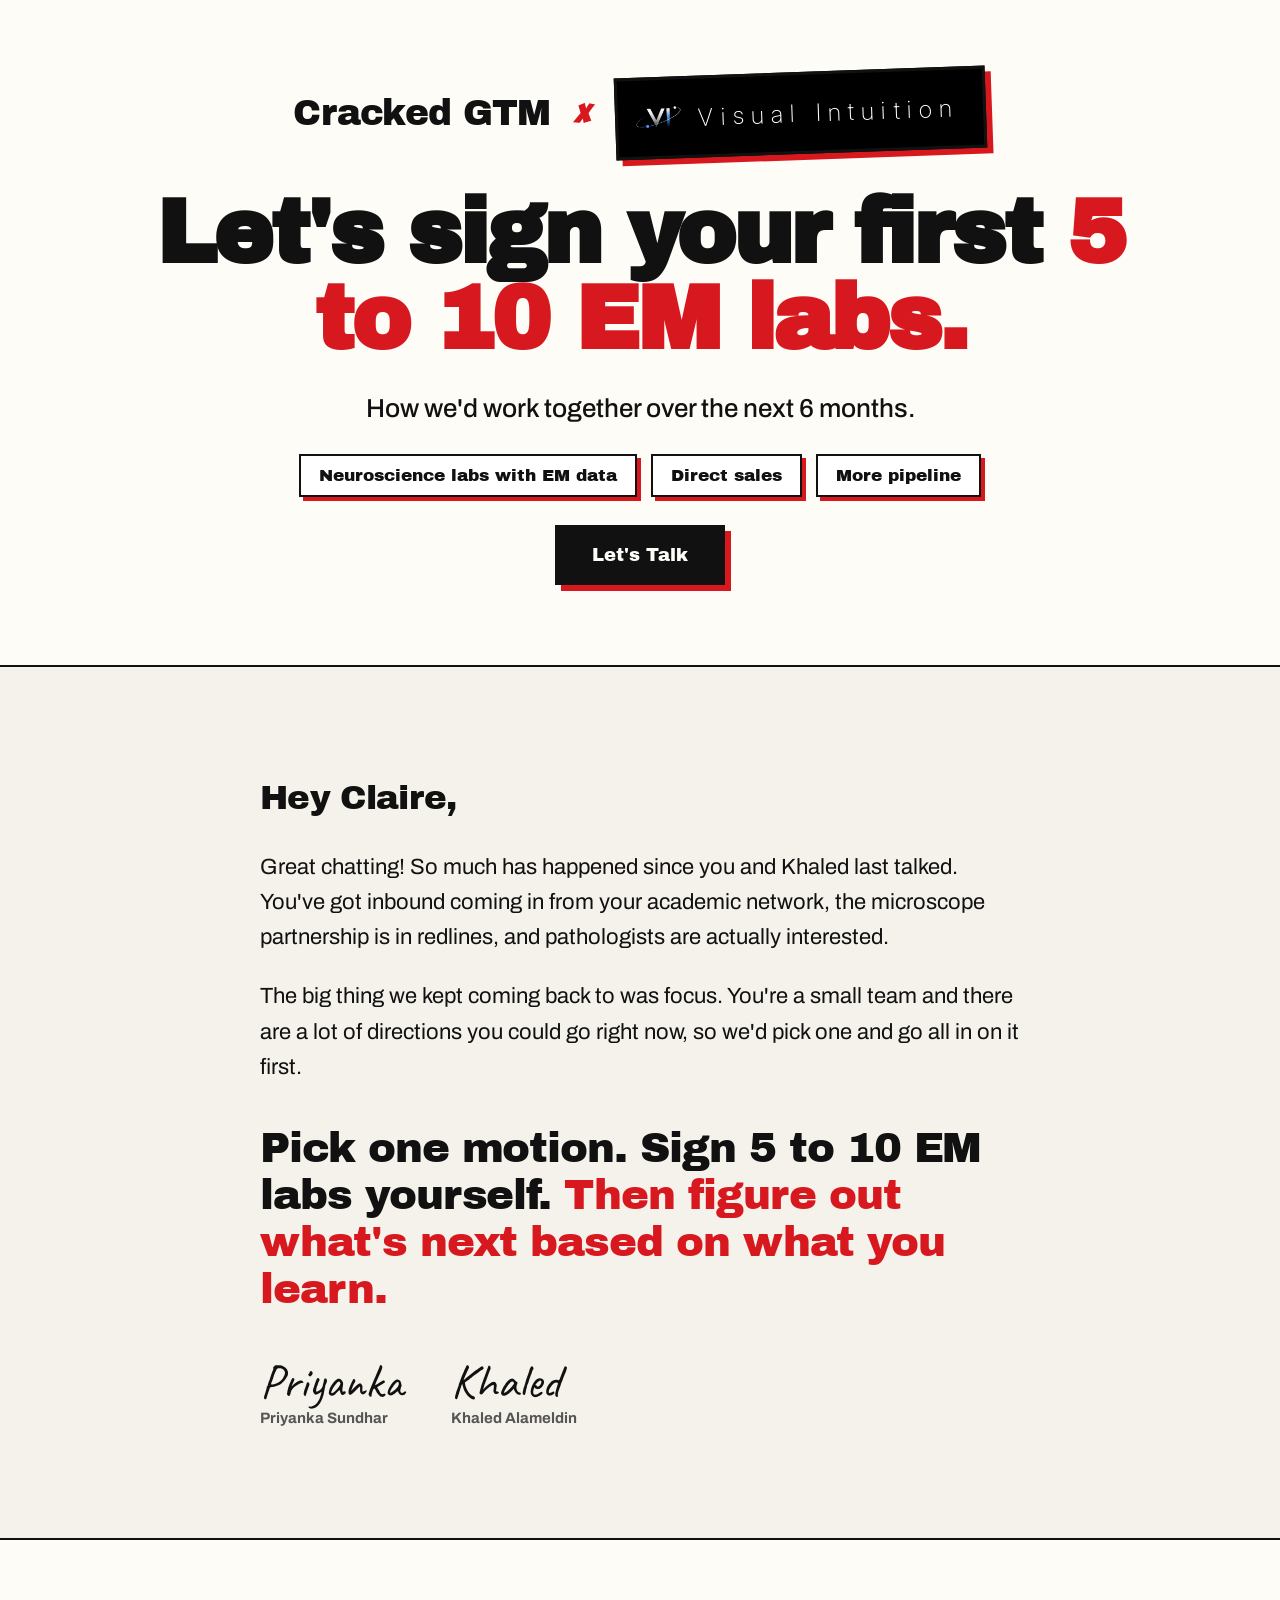
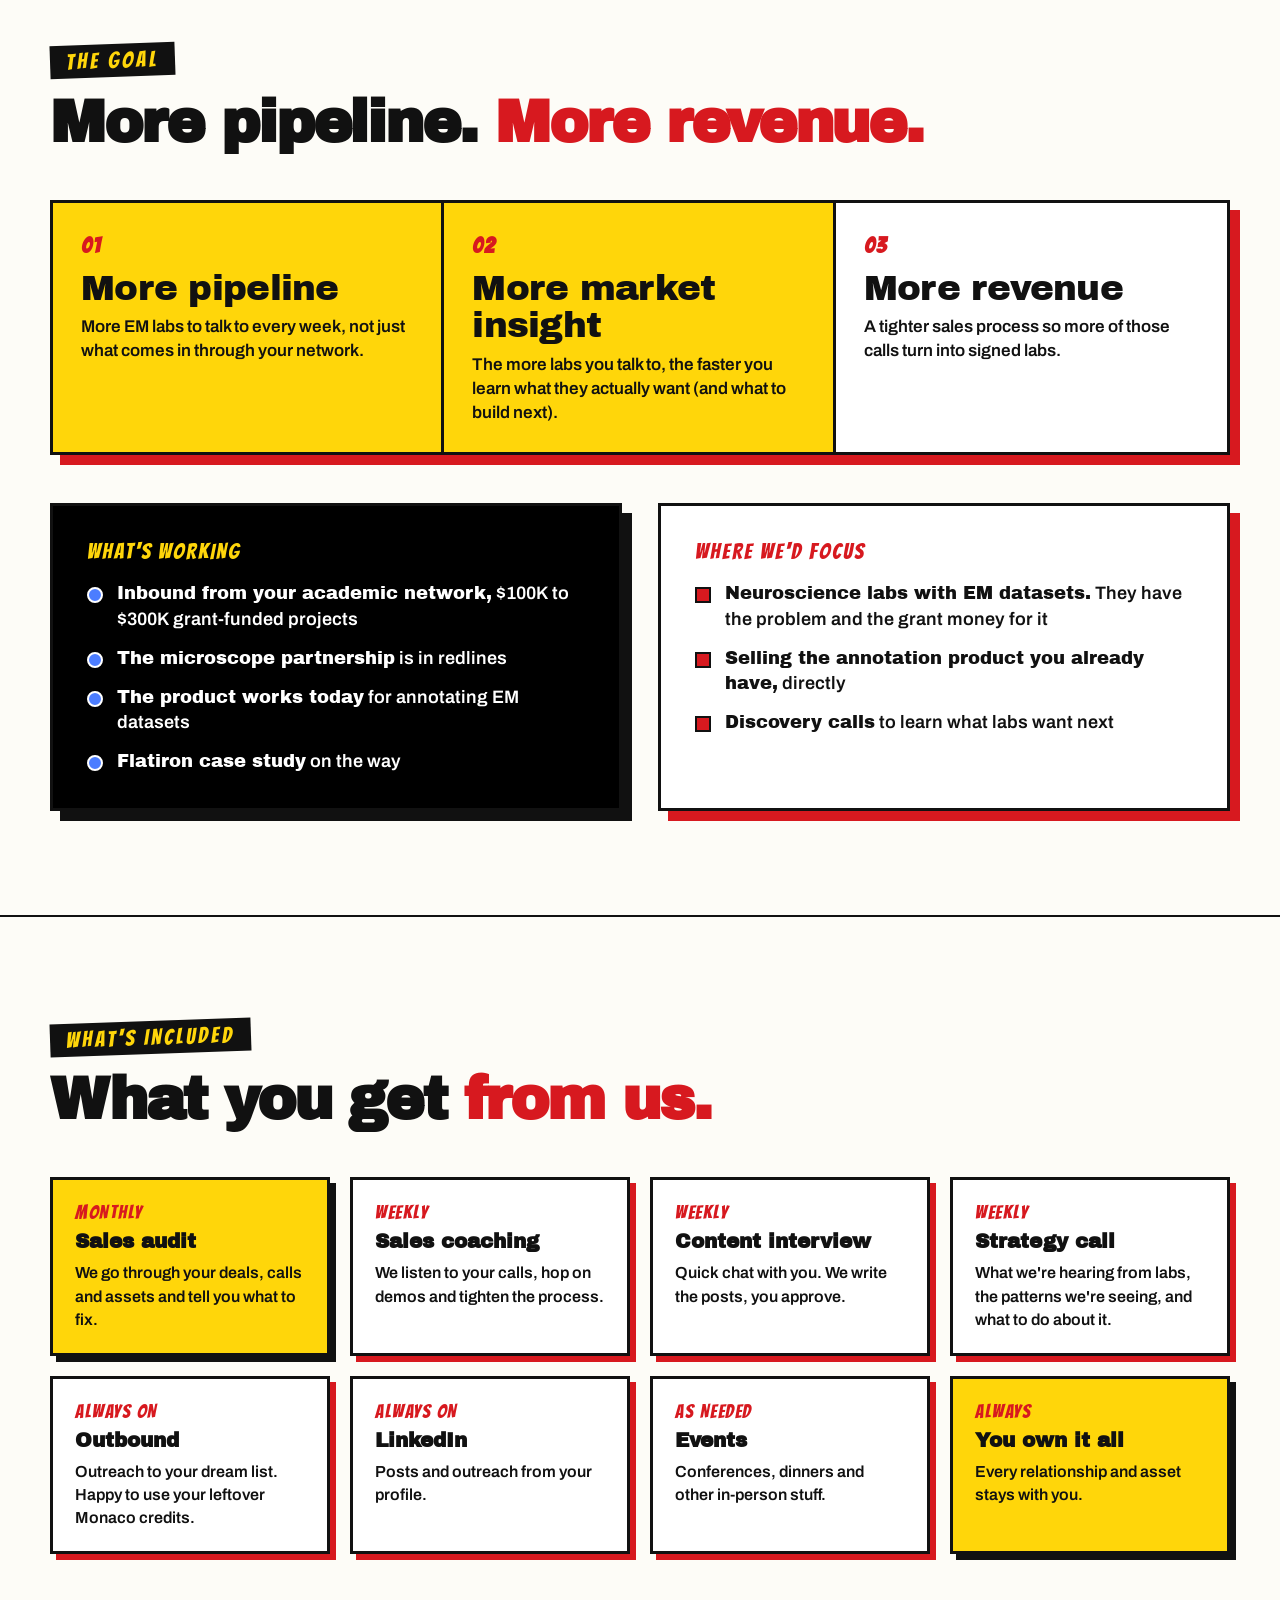
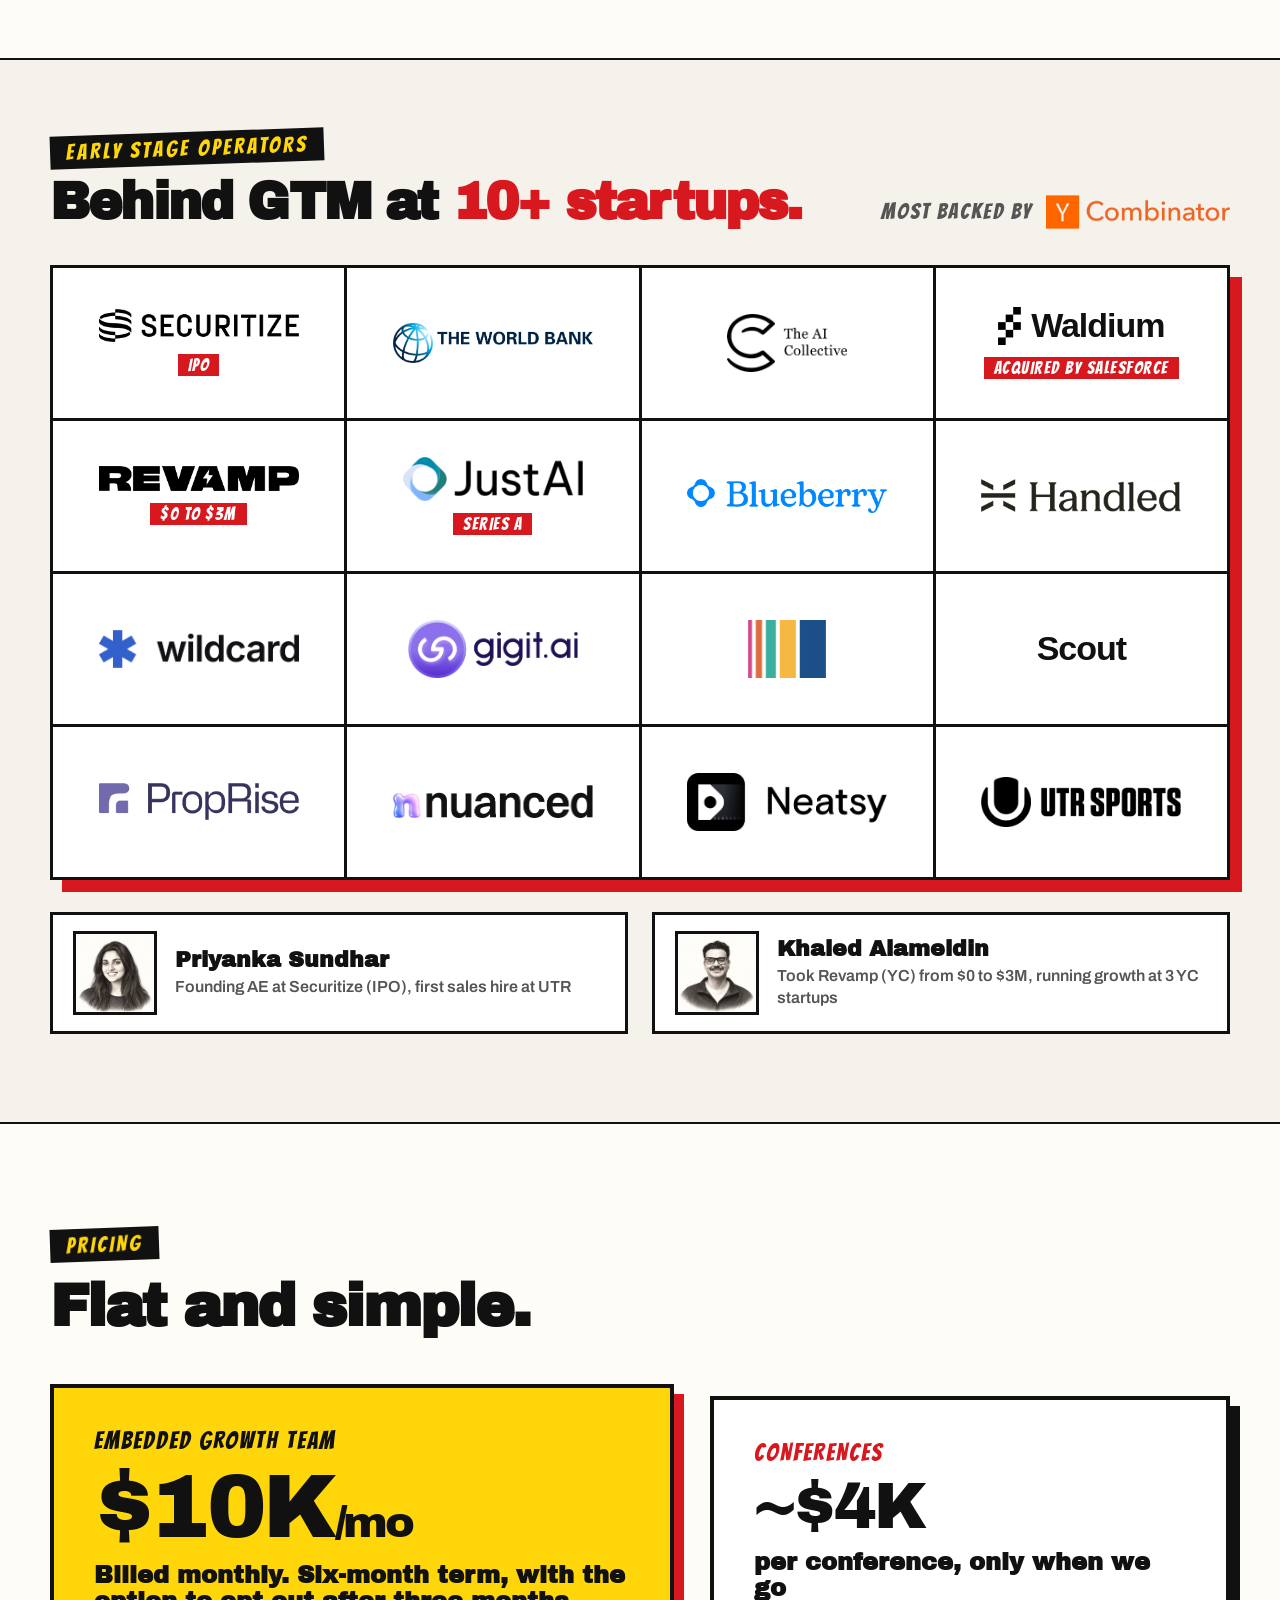
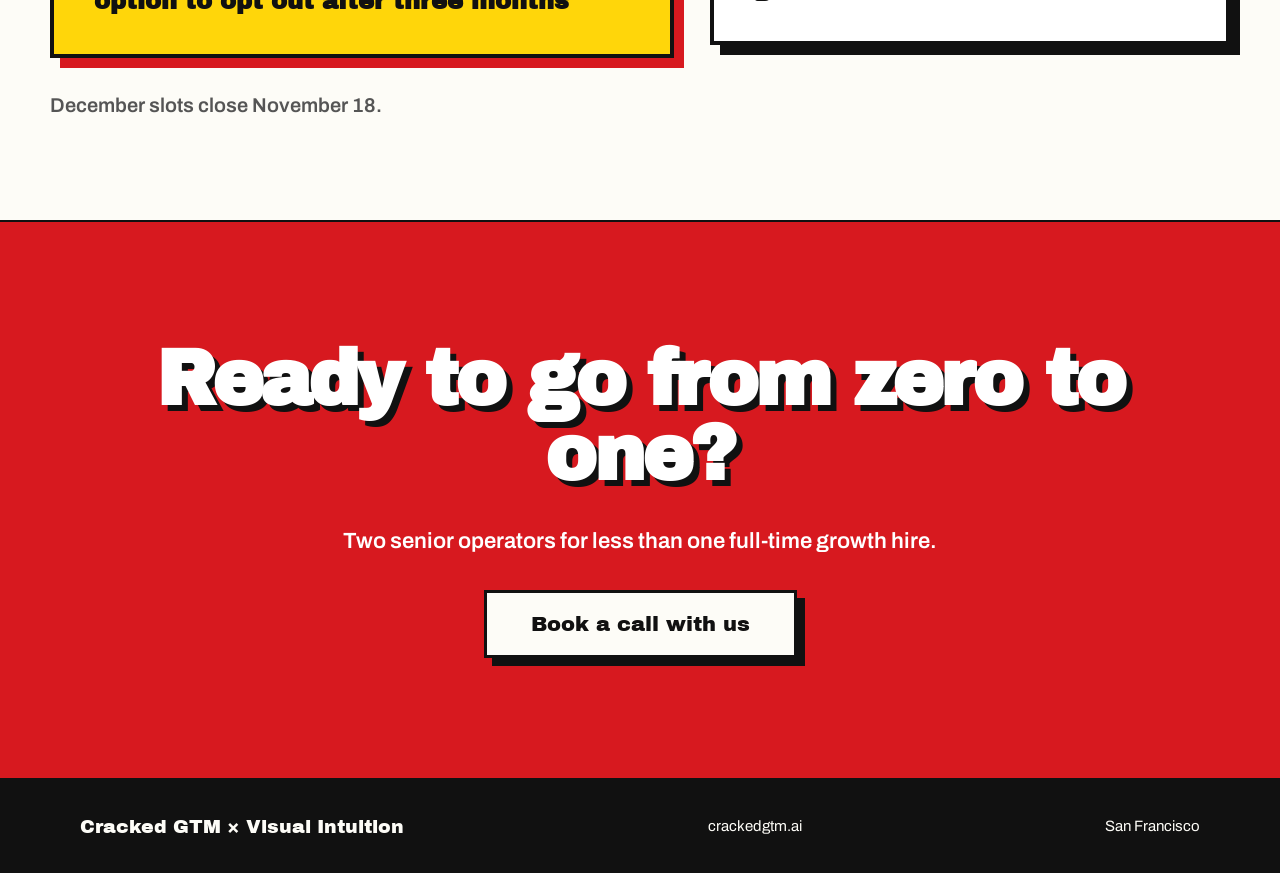
<file: visualintuition.html>
<!doctype html>
<html lang="en">
<head>
<meta charset="utf-8">
<meta name="viewport" content="width=device-width, initial-scale=1">
<title>Cracked GTM × Visual Intuition</title>
<meta name="description" content="A go-to-market proposal for Visual Intuition from Cracked GTM.">
<meta name="robots" content="noindex, nofollow">
<meta name="theme-color" content="#FDFCF7">
<link rel="icon" href="favicon.svg" type="image/svg+xml">
<link rel="preconnect" href="https://fonts.googleapis.com">
<link rel="preconnect" href="https://fonts.gstatic.com" crossorigin>
<link href="https://fonts.googleapis.com/css2?family=Archivo+Black&family=Archivo:wght@400;500;600;700&family=Bangers&family=Caveat:wght@600&family=Inter:wght@200&display=swap" rel="stylesheet">
<style>
:root{--ink:#111111;--paper:#FDFCF7;--red:#D7191F;--yellow:#FFD60A;--band:#F4F2EA;--muted:#555555}
*{box-sizing:border-box}
html{scroll-behavior:smooth}
body{margin:0;background:var(--paper);color:var(--ink);font-family:'Archivo',system-ui,sans-serif;-webkit-font-smoothing:antialiased}
a{color:var(--ink)}
img{display:block;max-width:100%}
.display{font-family:'Archivo Black',sans-serif}
.comic{font-family:'Bangers',cursive;font-weight:400}
.wrap{width:100%;max-width:1180px;margin:0 auto}
section{border-bottom:2px solid var(--ink);padding:104px 24px}
.hl{background:var(--yellow);padding:0 6px;box-decoration-break:clone;-webkit-box-decoration-break:clone}
.red{color:var(--red)}
.kicker{display:inline-block;align-self:flex-start;padding:5px 16px;background:var(--ink);color:var(--yellow);font-family:'Bangers',cursive;font-size:22px;letter-spacing:3px;transform:rotate(-2deg)}
.sec-head{display:flex;flex-direction:column;gap:16px;margin-bottom:48px}
.sec-head h2{margin:0;font-family:'Archivo Black',sans-serif;font-size:clamp(36px,4.6vw,60px);line-height:1;letter-spacing:-.035em}
.tag{display:inline-block;padding:2px 10px;background:var(--red);color:#fff;font-family:'Bangers',cursive;font-size:17px;letter-spacing:1.5px;white-space:nowrap}

/* hero */
.hero{border-bottom:none;padding:72px 24px 80px;display:flex;flex-direction:column;align-items:center;gap:28px;text-align:center}
.burst{position:relative;width:230px;height:230px}
.burst svg{position:absolute;inset:0;width:100%;height:100%}
.burst span{position:absolute;left:0;right:0;top:30%;font-family:'Bangers',cursive;font-size:31px;line-height:.95;letter-spacing:2px;color:#fff;transform:rotate(-9deg);text-shadow:3px 3px 0 var(--ink)}
.hero h1{margin:8px 0 0;max-width:1060px;font-family:'Archivo Black',sans-serif;font-size:clamp(48px,7vw,92px);line-height:.96;letter-spacing:-.035em}
.hero p{margin:0;max-width:820px;font-size:clamp(20px,2.2vw,26px);line-height:1.4;font-weight:500}
.hero p strong{font-weight:700}
.hero-proof{display:flex;flex-wrap:wrap;justify-content:center;gap:14px;margin-top:6px}
.hero-proof span{padding:10px 18px;background:#fff;border:2px solid var(--ink);box-shadow:4px 4px 0 var(--ink);font-weight:700;font-size:17px}
.hero-proof span b{font-family:'Archivo Black',sans-serif;font-weight:400;color:var(--red)}
.btn{display:inline-flex;align-items:center;justify-content:center;min-height:60px;padding:0 34px;font-family:'Archivo Black',sans-serif;font-size:18px;text-decoration:none;border:3px solid var(--ink);transition:transform .12s ease,box-shadow .12s ease}
.btn:hover{transform:translate(-2px,-2px)}
.btn-dark{background:var(--ink);color:var(--paper);box-shadow:6px 6px 0 var(--red)}
.btn-dark:hover{box-shadow:8px 8px 0 var(--red);color:var(--paper)}
.btn-light{background:var(--paper);color:var(--ink);box-shadow:8px 8px 0 var(--ink);min-height:68px;padding:0 44px;font-size:21px}
.btn-light:hover{box-shadow:10px 10px 0 var(--ink);color:var(--ink)}

/* logo wall */
.logos{border-top:2px solid var(--ink);background:var(--band);padding:72px 24px 88px}
.logos-head{display:flex;justify-content:space-between;align-items:flex-end;gap:24px;flex-wrap:wrap;margin-bottom:36px}
.logos-head h2{margin:12px 0 0;font-family:'Archivo Black',sans-serif;font-size:clamp(32px,4vw,52px);line-height:1;letter-spacing:-.035em}
.backed{display:flex;align-items:center;gap:14px}
.backed span{font-family:'Bangers',cursive;font-size:22px;letter-spacing:2px;color:var(--muted)}
.backed img{height:34px;width:auto}
.logo-wall{display:grid;grid-template-columns:repeat(4,minmax(0,1fr));gap:3px;background:var(--ink);border:3px solid var(--ink);box-shadow:12px 12px 0 var(--red)}
.logo-wall div{min-height:150px;padding:22px 18px;background:#fff;display:flex;flex-direction:column;align-items:center;justify-content:center;gap:12px}
.logo-wall img{max-width:200px;max-height:44px;width:auto;height:auto;object-fit:contain}
.logo-wall .tall img{max-height:58px}
.logo-wall .word{font-family:Arial,sans-serif;font-size:34px;font-weight:700;letter-spacing:-1px}
.logo-wall .wm{display:flex;align-items:center;gap:10px}
.logo-wall .wm img{height:38px;width:auto}

/* team */
.team-grid{display:grid;grid-template-columns:repeat(2,minmax(0,1fr));gap:36px}
.person{padding:32px;background:#fff;border:3px solid var(--ink);box-shadow:10px 10px 0 var(--red);display:flex;flex-direction:column;gap:22px}
.person-top{display:flex;align-items:center;gap:22px}
.person-top img{width:120px;height:120px;flex-shrink:0;object-fit:cover;border:3px solid var(--ink);mix-blend-mode:multiply}
.person h3{margin:0;font-family:'Archivo Black',sans-serif;font-size:30px;letter-spacing:-.015em}
.person .role{margin:6px 0 0;font-size:17px;font-weight:600;color:var(--muted)}
.big-stats{display:grid;grid-template-columns:repeat(2,minmax(0,1fr));gap:16px}
.big-stats div{display:flex;flex-direction:column;gap:4px}
.big-stats b{font-family:'Archivo Black',sans-serif;font-weight:400;font-size:clamp(26px,2.6vw,34px);line-height:1.05;color:var(--red);white-space:nowrap}
.big-stats span{font-size:16px;font-weight:600;line-height:1.35}
.person ul{margin:0;padding:0 0 0 20px;font-size:17px;line-height:1.5;color:#333}
.team-foot{margin:48px auto 0;max-width:820px;font-size:22px;line-height:1.5;text-align:center;font-weight:600}

/* note */
.note{display:flex;justify-content:center;padding:104px 24px 112px;background:var(--band)}
.note .col{width:100%;max-width:760px;display:flex;flex-direction:column;gap:24px;font-size:22px;line-height:1.6}
.note p{margin:0}
.pull{margin:16px 0!important;font-family:'Archivo Black',sans-serif;font-size:clamp(30px,3.6vw,42px);line-height:1.12;letter-spacing:-.025em}
.closer{margin-top:16px!important;font-family:'Archivo Black',sans-serif;font-size:clamp(28px,3vw,36px);line-height:1.15;letter-spacing:-.028em}
.sigs{display:flex;gap:48px;margin-top:4px;font-family:'Caveat',cursive;font-size:48px;line-height:1}

/* offering */
.offer-grid{display:grid;grid-template-columns:repeat(4,minmax(0,1fr));gap:24px}
.offer{padding:28px;background:#fff;border:3px solid var(--ink);box-shadow:8px 8px 0 var(--red);display:flex;flex-direction:column;gap:12px}
.offer.y{background:var(--yellow)}
.offer .n{font-family:'Bangers',cursive;font-size:26px;letter-spacing:2px;color:var(--red)}
.offer h3{margin:0;font-family:'Archivo Black',sans-serif;font-size:23px;line-height:1.15}
.offer p{margin:0;font-size:17px;line-height:1.5}
.offer .result{margin-top:auto;padding-top:16px;border-top:3px solid var(--ink);display:flex;flex-direction:column;gap:4px}
.offer .result b{font-family:'Archivo Black',sans-serif;font-weight:400;font-size:clamp(36px,3.6vw,48px);line-height:1;letter-spacing:-.02em}
.offer .result span{font-size:16px;font-weight:700;line-height:1.35}
.chips{display:flex;flex-wrap:wrap;gap:12px;margin-top:36px;font-size:17px;font-weight:700;align-items:center}
.chips em{font-style:normal;font-family:'Bangers',cursive;font-size:22px;letter-spacing:2px;color:var(--muted);margin-right:4px}
.chips span{padding:10px 16px;background:#fff;border:2px solid var(--ink);box-shadow:3px 3px 0 var(--ink)}

/* proof: posts */
.proof{background:var(--yellow)}
.posts{display:flex;flex-direction:column;gap:72px}
.post{display:grid;grid-template-columns:600px 1fr;gap:56px;align-items:center}
.post.flip{grid-template-columns:1fr 600px}
.post.flip .post-frame{order:2}
.post-frame{display:block;width:fit-content;max-width:100%;justify-self:center;background:#fff;border:4px solid var(--ink);box-shadow:14px 14px 0 var(--ink)}
.post-frame img{width:auto;max-width:100%;height:auto}
.post-copy{display:flex;flex-direction:column;align-items:flex-start;gap:20px}
.post-copy .k{font-family:'Bangers',cursive;font-size:24px;letter-spacing:2px;padding:4px 14px;background:var(--ink);color:var(--yellow);transform:rotate(-2deg)}
.post-copy h3{margin:0;font-family:'Archivo Black',sans-serif;font-size:clamp(30px,3.4vw,46px);line-height:1.05;letter-spacing:-.03em}
.post-copy p{margin:0;font-size:20px;line-height:1.5;font-weight:600;max-width:440px}
.post-chip{padding:12px 22px;background:var(--red);color:#fff;border:4px solid var(--ink);box-shadow:7px 7px 0 var(--ink);display:flex;flex-direction:column;gap:2px;transform:rotate(2deg)}
.post-chip b{font-family:'Archivo Black',sans-serif;font-weight:400;font-size:clamp(24px,2.6vw,34px);white-space:nowrap}
.post-chip span{font-size:16px;font-weight:700;white-space:nowrap}
.post-open{font-weight:700;font-size:16px}

/* press */
.press-grid{display:grid;grid-template-columns:1.15fr 1fr;gap:56px;align-items:center}
.press-grid > img{width:100%;max-width:645px;height:auto;border:4px solid var(--ink);box-shadow:12px 12px 0 var(--red)}
.press-copy{display:flex;flex-direction:column;gap:22px}
.press-copy h2{margin:0;font-family:'Archivo Black',sans-serif;font-size:clamp(32px,3.6vw,48px);line-height:1.02;letter-spacing:-.03em}
.press-copy p{margin:0;font-size:20px;line-height:1.5;font-weight:600}
.press-copy .stamp{align-self:flex-start;padding:12px 24px;background:var(--red);color:#fff;border:4px solid var(--ink);box-shadow:8px 8px 0 var(--ink);font-family:'Archivo Black',sans-serif;font-size:24px;transform:rotate(-3deg)}
.press-copy .fine{font-size:16px;color:var(--muted)}

/* case studies */
.cases{display:flex;flex-direction:column;gap:56px}
.case{background:#fff;border:3px solid var(--ink);box-shadow:12px 12px 0 var(--red);display:grid;grid-template-columns:1.1fr 1fr}
.case-left{padding:40px 44px;display:flex;flex-direction:column;gap:24px}
.case-name{display:flex;align-items:center;flex-wrap:wrap;gap:18px}
.case-name h3{margin:0;font-family:'Archivo Black',sans-serif;font-size:clamp(40px,4.6vw,64px);line-height:.95;letter-spacing:-.035em}
.badge{display:inline-flex;align-items:center;gap:12px;padding:8px 18px;background:#fff;border:3px solid var(--ink);box-shadow:5px 5px 0 var(--red);transform:rotate(-2deg);font-family:'Archivo Black',sans-serif;font-size:18px;white-space:nowrap}
.badge img{height:58px;width:auto;margin:-8px 0}
.facts{border-top:3px solid var(--ink);border-bottom:3px solid var(--ink);padding:16px 0;display:flex;flex-direction:column;gap:12px}
.facts div{display:flex;align-items:center;gap:16px}
.facts dt{width:118px;flex-shrink:0;font-family:'Bangers',cursive;font-size:21px;letter-spacing:1.5px;color:var(--red)}
.facts dd{margin:0;font-family:'Archivo Black',sans-serif;font-size:18px;line-height:1.3;display:flex;align-items:center;flex-wrap:wrap;gap:14px}
.facts dd img{height:28px;width:auto}
.facts dl{margin:0}
.did h4{margin:0 0 10px;font-family:'Bangers',cursive;font-weight:400;font-size:21px;letter-spacing:1.5px;color:var(--red)}
.did ol{margin:0;padding:0;list-style:none;counter-reset:d;display:flex;flex-direction:column;gap:8px}
.did li{counter-increment:d;display:flex;gap:14px;font-size:18px;font-weight:600;line-height:1.35}
.did li::before{content:counter(d,decimal-leading-zero);font-family:'Bangers',cursive;font-weight:400;font-size:20px;letter-spacing:1px;color:var(--red)}
.closed{font-family:'Archivo Black',sans-serif;font-size:18px;line-height:1.4}
.case-right{padding:40px 44px;background:var(--band);border-left:3px solid var(--ink);display:flex;flex-direction:column;justify-content:center;gap:20px}
.res{padding:20px 26px;background:#fff;border:3px solid var(--ink);box-shadow:6px 6px 0 var(--red);display:flex;flex-direction:column;gap:4px}
.res.hero-res{background:var(--yellow);box-shadow:8px 8px 0 var(--ink)}
.res b{font-family:'Archivo Black',sans-serif;font-weight:400;font-size:clamp(30px,3.2vw,44px);line-height:1;letter-spacing:-.03em;white-space:nowrap}
.res.hero-res b{font-size:clamp(48px,5.4vw,80px)}
.track .res.hero-res b{font-size:clamp(30px,3.2vw,44px)}
.res .red-n{color:var(--red)}
.res span{font-size:16px;font-weight:700}
.res-pair{display:grid;grid-template-columns:repeat(2,minmax(0,1fr));gap:18px}
.quote{margin:0;padding:22px 26px;background:var(--ink);color:var(--paper);display:flex;flex-direction:column;gap:10px}
.quote p{margin:0;font-family:'Archivo Black',sans-serif;font-size:18px;line-height:1.35}
.quote cite{font-style:normal;font-size:15px;font-weight:700;color:var(--yellow)}
.case-link{align-self:flex-start;font-weight:700;font-size:16px}
.track-grid{display:grid;grid-template-columns:repeat(2,minmax(0,1fr));gap:36px}
.track{background:#fff;border:3px solid var(--ink);box-shadow:10px 10px 0 var(--ink);padding:36px;display:flex;flex-direction:column;gap:20px}
.track-logo{height:52px;width:auto;align-self:flex-start}
.track h3{margin:0;font-family:'Archivo Black',sans-serif;font-size:26px;line-height:1.1;letter-spacing:-.02em}
.track .callout{padding:14px 18px;border:3px solid var(--ink);box-shadow:6px 6px 0 #0052FF;display:flex;align-items:center;gap:16px;flex-wrap:wrap;font-family:'Archivo Black',sans-serif;font-size:16px;line-height:1.35}
.track .callout img{height:24px;width:auto}
.track .story{padding:16px 20px;background:var(--ink);color:var(--paper);font-family:'Archivo Black',sans-serif;font-size:16px;line-height:1.4}
.track .story b{display:block;font-family:'Bangers',cursive;font-weight:400;font-size:19px;letter-spacing:1.5px;color:var(--yellow);margin-bottom:4px}
.more-label{margin:56px 0 18px;font-family:'Bangers',cursive;font-weight:400;font-size:24px;letter-spacing:3px;color:var(--muted)}
.mini-grid{display:grid;grid-template-columns:repeat(5,minmax(0,1fr));gap:18px}
.mini-grid div{min-height:96px;padding:12px;display:flex;align-items:center;justify-content:center;background:#fff;border:3px solid var(--ink);box-shadow:5px 5px 0 var(--red)}
.mini-grid img{max-height:34px;max-width:150px;width:auto;height:auto}

/* cta */
.cta{background:var(--red);color:#fff;padding:120px 24px;display:flex;flex-direction:column;align-items:center;gap:32px;text-align:center}
.cta h2{margin:0;max-width:1000px;font-family:'Archivo Black',sans-serif;font-size:clamp(48px,6vw,84px);line-height:.98;letter-spacing:-.035em;text-shadow:6px 6px 0 var(--ink)}
.cta p{margin:0;max-width:640px;font-size:22px;line-height:1.5;font-weight:600}

footer{background:var(--ink);color:var(--paper);padding:36px 80px;display:flex;align-items:center;justify-content:space-between;gap:24px;font-size:15px}
footer a{color:var(--paper)}

@media (max-width:1100px){
  .offer-grid{grid-template-columns:repeat(2,minmax(0,1fr))}
  .mini-grid{grid-template-columns:repeat(3,minmax(0,1fr))}
}
@media (max-width:900px){
  .logo-wall{grid-template-columns:repeat(2,minmax(0,1fr))}
  .team-grid,.track-grid,.press-grid{grid-template-columns:1fr}
  .case{grid-template-columns:1fr}
  .case-right{border-left:none;border-top:3px solid var(--ink)}
  .post,.post.flip{grid-template-columns:1fr;gap:28px}
  .post.flip .post-frame{order:0}
}
@media (max-width:820px){
  section{padding:72px 20px}
  .hero{padding:48px 20px 64px}
  .burst{width:180px;height:180px}
  .burst span{font-size:24px}
  .logos{padding:56px 20px 64px}
  .logo-wall div{min-height:120px;padding:16px 10px}
  .logo-wall img{max-width:130px;max-height:34px}
  .logo-wall .word{font-size:26px}
  .tag{font-size:14px}
  .person{padding:24px}
  .person-top img{width:96px;height:96px}
  .note .col{font-size:19px}
  .offer-grid{grid-template-columns:1fr}
  .case-left,.case-right{padding:28px 24px}
  .facts div{flex-direction:column;align-items:flex-start;gap:6px}
  .res-pair{grid-template-columns:1fr 1fr}
  .track{padding:26px}
  .mini-grid{grid-template-columns:repeat(2,minmax(0,1fr))}
  .cta{padding:88px 20px}
  .cta p{font-size:19px}
  footer{flex-direction:column;padding:32px 20px;text-align:center}
}
@media (max-width:420px){
  .big-stats{grid-template-columns:1fr}
  .res-pair{grid-template-columns:1fr}
}

/* paysquad proposal */
.ecom-strip{display:flex;flex-wrap:wrap;align-items:center;gap:18px;margin-top:-20px;padding:20px 24px;background:var(--yellow);border:3px solid var(--ink);box-shadow:8px 8px 0 var(--ink)}
.ecom-strip .k{font-family:'Bangers',cursive;font-size:22px;letter-spacing:2px;margin-right:auto}
.ecom-strip div{display:flex;align-items:center;gap:12px;padding:10px 16px;background:#fff;border:3px solid var(--ink)}
.ecom-strip img{height:28px;width:auto}
.ecom-strip div span{font-family:'Bangers',cursive;font-size:17px;letter-spacing:1.5px;color:#fff;background:var(--red);padding:1px 8px}
.lockup{display:flex;align-items:center;justify-content:center;gap:22px;flex-wrap:wrap}
.lockup .cg{font-family:'Archivo Black',sans-serif;font-size:clamp(26px,3vw,36px);letter-spacing:-.02em}
.lockup .x{font-family:'Bangers',cursive;font-size:44px;color:var(--red);line-height:1}
.lockup .ps{display:flex;align-items:center;padding:14px 22px;background:#fff;border:3px solid var(--ink);box-shadow:6px 6px 0 var(--red);transform:rotate(-2deg)}
.lockup .ps img{height:40px;width:auto}
.for-chips{display:flex;flex-wrap:wrap;justify-content:center;gap:14px}
.for-chips span{padding:10px 18px;background:#fff;border:2px solid var(--ink);box-shadow:4px 4px 0 var(--red);font-family:'Archivo Black',sans-serif;font-size:17px}
.why-grid{display:grid;grid-template-columns:1.3fr 1fr 1fr 1fr;gap:24px}
.ecom-logos{margin-top:auto;padding-top:14px;border-top:3px solid var(--ink);display:flex;flex-wrap:wrap;align-items:center;gap:10px 18px}
.ecom-logos img{height:22px;width:auto}
.why{padding:26px;background:#fff;border:3px solid var(--ink);box-shadow:8px 8px 0 var(--red);display:flex;flex-direction:column;gap:10px}
.why.y{background:var(--yellow);box-shadow:8px 8px 0 var(--ink)}
.why .k{font-family:'Bangers',cursive;font-size:22px;letter-spacing:2px;color:var(--red)}
.why.y .k{color:var(--ink)}
.why b{font-family:'Archivo Black',sans-serif;font-weight:400;font-size:clamp(40px,4.4vw,56px);line-height:1;letter-spacing:-.03em}
.why span{font-size:17px;font-weight:600;line-height:1.4}
.duo{display:grid;grid-template-columns:repeat(2,minmax(0,1fr));gap:24px;margin-top:32px}
.duo div{display:flex;align-items:center;gap:18px;padding:16px 20px;background:#fff;border:3px solid var(--ink)}
.duo img{width:84px;height:84px;flex-shrink:0;object-fit:cover;border:3px solid var(--ink);mix-blend-mode:multiply}
.duo h3{margin:0;font-family:'Archivo Black',sans-serif;font-size:22px}
.duo p{margin:4px 0 0;font-size:16px;font-weight:600;color:var(--muted);line-height:1.35}
.backers{font-family:'Archivo Black',sans-serif;font-size:18px;line-height:1.4}
.ob-card{width:100%;max-width:560px;justify-self:center;background:#fff;border:4px solid var(--ink);box-shadow:14px 14px 0 var(--ink);padding:36px;display:flex;flex-direction:column;gap:22px}
.ob-card .top{display:flex;align-items:center;justify-content:space-between;gap:14px;flex-wrap:wrap}
.ob-card .wm{display:flex;align-items:center;gap:10px;font-family:Arial,sans-serif;font-size:38px;font-weight:700;letter-spacing:-1px}
.ob-card .wm img{height:44px;width:auto}
.ob-stats{display:grid;grid-template-columns:1fr 1fr;gap:16px}
.ob-stats div{padding:16px 18px;border:3px solid var(--ink);display:flex;flex-direction:column;gap:4px}
.ob-stats div:first-child{background:var(--yellow)}
.ob-stats div:last-child{background:var(--ink);color:var(--paper)}
.ob-stats b{font-family:'Archivo Black',sans-serif;font-weight:400;font-size:clamp(28px,3vw,38px);line-height:1;letter-spacing:-.02em}
.ob-stats div:last-child b{color:var(--yellow)}
.ob-stats span{font-size:15px;font-weight:700}
.price-grid{display:grid;grid-template-columns:1fr auto 1fr;gap:28px;align-items:center}
.price{padding:40px;background:#fff;border:4px solid var(--ink);box-shadow:10px 10px 0 var(--ink);display:flex;flex-direction:column;gap:10px}
.price.y{background:var(--yellow);box-shadow:10px 10px 0 var(--red)}
.price .k{font-family:'Bangers',cursive;font-size:24px;letter-spacing:2px;color:var(--red)}
.price.y .k{color:var(--ink)}
.price b{font-family:'Archivo Black',sans-serif;font-weight:400;font-size:clamp(56px,7vw,92px);line-height:1;letter-spacing:-.04em}
.price h3{margin:0;font-family:'Archivo Black',sans-serif;font-size:24px}
.price p{margin:0;font-size:18px;font-weight:600;line-height:1.4;color:#333}
.arrow{width:64px;height:40px;background:var(--red);border:3px solid var(--ink);clip-path:polygon(0 30%,60% 30%,60% 0,100% 50%,60% 100%,60% 70%,0 70%)}
.price-foot{margin:36px 0 0;font-size:20px;font-weight:600;color:var(--muted)}
@media (max-width:1100px){.why-grid{grid-template-columns:repeat(2,minmax(0,1fr))}}
@media (max-width:820px){
  .why-grid,.duo{grid-template-columns:1fr}
  .price-grid{grid-template-columns:1fr !important}
  .arrow{justify-self:center;transform:rotate(90deg)}
  .price{padding:28px}
  .ob-card{padding:24px}
  .lockup .ps img{height:30px}
}
@media (max-width:420px){.ob-stats{grid-template-columns:1fr}}

/* visual intuition proposal */
.lockup .vi{display:flex;align-items:center;gap:14px;padding:12px 24px 12px 14px;background:#000;border:3px solid var(--ink);box-shadow:6px 6px 0 var(--red);transform:rotate(-2deg)}
.lockup .vi img{height:52px;width:52px}
.lockup .vi span{font-family:'Inter',sans-serif;font-weight:200;font-size:clamp(17px,2vw,24px);letter-spacing:.3em;color:#fff;white-space:nowrap}
.today-grid{display:grid;grid-template-columns:repeat(2,minmax(0,1fr));gap:36px}
.today{padding:34px;background:#fff;border:3px solid var(--ink);box-shadow:10px 10px 0 var(--red);display:flex;flex-direction:column;gap:18px}
.today.dark{background:#000;color:#fff;box-shadow:10px 10px 0 var(--ink)}
.today h3{margin:0;font-family:'Archivo Black',sans-serif;font-size:28px;letter-spacing:-.02em}
.today .k{font-family:'Bangers',cursive;font-size:22px;letter-spacing:2px;color:var(--red)}
.today.dark .k{color:var(--yellow)}
.today ul{margin:0;padding:0;list-style:none;display:flex;flex-direction:column;gap:14px}
.today li{display:flex;gap:14px;font-size:18px;font-weight:600;line-height:1.4}
.today li::before{content:"";flex-shrink:0;width:12px;height:12px;margin-top:6px;background:var(--red);border:2px solid var(--ink)}
.today.dark li::before{background:#4C7DFF;border-color:#fff;border-radius:50%}
.today li b{font-family:'Archivo Black',sans-serif;font-weight:400}
.mono-grid{display:grid;grid-template-columns:1fr 1.25fr;gap:36px;align-items:stretch}
.mono{padding:34px;border:3px solid var(--ink);display:flex;flex-direction:column;gap:18px}
.mono.them{background:#fff;box-shadow:8px 8px 0 var(--ink)}
.mono.us{background:var(--yellow);box-shadow:10px 10px 0 var(--red)}
.mono h3{margin:0;font-family:'Archivo Black',sans-serif;font-size:26px;line-height:1.1;letter-spacing:-.02em}
.mono ul{margin:0;padding:0 0 0 22px;display:flex;flex-direction:column;gap:12px;font-size:18px;line-height:1.4;font-weight:600}
.mono ul b{font-family:'Archivo Black',sans-serif;font-weight:400}
.mono-foot{margin:36px 0 0;max-width:900px;font-size:20px;line-height:1.5;font-weight:600}
.phases{display:grid;grid-template-columns:repeat(3,minmax(0,1fr));gap:28px}
.phase{background:#fff;border:3px solid var(--ink);box-shadow:10px 10px 0 var(--red);display:flex;flex-direction:column}
.phase.y{background:var(--yellow);box-shadow:10px 10px 0 var(--ink)}
.phase-top{padding:24px 28px;border-bottom:3px solid var(--ink);display:flex;flex-direction:column;gap:6px}
.phase-top .n{font-family:'Bangers',cursive;font-size:24px;letter-spacing:2px;color:var(--red)}
.phase-top h3{margin:0;font-family:'Archivo Black',sans-serif;font-size:30px;letter-spacing:-.02em}
.phase-top .when{font-size:16px;font-weight:700;color:var(--muted)}
.phase ol{margin:0;padding:24px 28px 28px;list-style:none;counter-reset:p;display:flex;flex-direction:column;gap:14px}
.phase li{counter-increment:p;display:flex;gap:12px;font-size:17px;font-weight:600;line-height:1.4}
.phase li::before{content:counter(p,decimal-leading-zero);font-family:'Bangers',cursive;font-size:19px;letter-spacing:1px;color:var(--red);flex-shrink:0}
.phase li b{font-family:'Archivo Black',sans-serif;font-weight:400}
.buyers{display:grid;grid-template-columns:repeat(3,minmax(0,1fr));gap:3px;background:var(--ink);border:3px solid var(--ink);margin-bottom:48px}
.buyers div{background:#fff;padding:22px 24px;display:flex;flex-direction:column;gap:6px}
.buyers .k{font-family:'Bangers',cursive;font-size:20px;letter-spacing:2px;color:var(--red)}
.buyers b{font-family:'Archivo Black',sans-serif;font-weight:400;font-size:22px}
.buyers span{font-size:16px;font-weight:600;line-height:1.4;color:#333}
.have{margin-top:56px;padding:32px 36px;background:var(--ink);color:var(--paper);display:flex;flex-direction:column;gap:20px}
.have .k{font-family:'Bangers',cursive;font-size:24px;letter-spacing:2px;color:var(--yellow)}
.have ul{margin:0;padding:0;list-style:none;display:grid;grid-template-columns:repeat(3,minmax(0,1fr));gap:16px 28px}
.have li{font-family:'Archivo Black',sans-serif;font-size:18px;line-height:1.3}
.have li span{display:block;font-family:'Archivo',sans-serif;font-weight:600;font-size:15px;color:#bbb;margin-top:4px}
@media (max-width:1100px){.phases{grid-template-columns:1fr}.have ul{grid-template-columns:repeat(2,minmax(0,1fr))}}
@media (max-width:900px){.today-grid,.mono-grid,.buyers{grid-template-columns:1fr}}
@media (max-width:820px){
  .today,.mono{padding:24px}
  .have{padding:24px}
  .have ul{grid-template-columns:1fr}
  .lockup .vi img{height:40px;width:40px}
  .lockup .vi span{letter-spacing:.2em}
}

.note .col .hi{font-family:'Archivo Black',sans-serif;font-size:clamp(26px,3vw,34px);letter-spacing:-.02em}
.note .sigs span{display:flex;flex-direction:column;gap:6px}
.note .sigs small{font-family:'Archivo',sans-serif;font-size:15px;font-weight:700;color:var(--muted)}
.park{background:#fff}
.mono.park h3{color:var(--muted)}
.mono .tagline{margin:0;font-size:16px;font-weight:700;color:var(--muted)}
.guard{display:grid;grid-template-columns:repeat(3,minmax(0,1fr));gap:20px;margin-top:40px}
.guard div{padding:22px 24px;background:var(--ink);color:var(--paper);display:flex;flex-direction:column;gap:6px}
.guard .k{font-family:'Bangers',cursive;font-size:20px;letter-spacing:2px;color:var(--yellow)}
.guard b{font-family:'Archivo Black',sans-serif;font-weight:400;font-size:20px}
.guard span{font-size:16px;font-weight:600;line-height:1.4;color:#ddd}
.onboard{display:flex;align-items:center;flex-wrap:wrap;gap:14px;margin-bottom:36px;padding:18px 22px;background:#fff;border:3px solid var(--ink);box-shadow:6px 6px 0 var(--ink)}
.onboard .k{font-family:'Bangers',cursive;font-size:22px;letter-spacing:2px;color:var(--red);margin-right:6px}
.onboard span{font-weight:700;font-size:17px}
.onboard i{font-style:normal;font-family:'Archivo Black',sans-serif;color:var(--red)}
.score{margin-top:48px;display:grid;grid-template-columns:repeat(4,minmax(0,1fr));gap:3px;background:var(--ink);border:3px solid var(--ink);box-shadow:10px 10px 0 var(--red)}
.score div{background:#fff;padding:22px 22px;display:flex;flex-direction:column;gap:6px}
.score div:first-child{background:var(--yellow)}
.score b{font-family:'Archivo Black',sans-serif;font-weight:400;font-size:clamp(30px,3.4vw,46px);line-height:1;letter-spacing:-.02em}
.score span{font-size:16px;font-weight:700;line-height:1.35}
.score-head{grid-column:1/-1;background:var(--ink)!important;color:var(--yellow);font-family:'Bangers',cursive;font-size:22px;letter-spacing:2px;padding:12px 22px!important}
.raise{display:grid;grid-template-columns:repeat(3,minmax(0,1fr));gap:24px}
.raise div{padding:26px;background:#fff;border:3px solid var(--ink);box-shadow:8px 8px 0 var(--red);display:flex;flex-direction:column;gap:10px}
.raise .k{font-family:'Bangers',cursive;font-size:22px;letter-spacing:2px;color:var(--red)}
.raise h3{margin:0;font-family:'Archivo Black',sans-serif;font-size:22px;line-height:1.15}
.raise p{margin:0;font-size:17px;line-height:1.5;font-weight:500}
.week{display:grid;grid-template-columns:repeat(4,minmax(0,1fr));gap:20px}
.week div{padding:22px;background:#fff;border:3px solid var(--ink);box-shadow:6px 6px 0 var(--red);display:flex;flex-direction:column;gap:8px}
.week div.y{background:var(--yellow);box-shadow:6px 6px 0 var(--ink)}
.week .k{font-family:'Bangers',cursive;font-size:19px;letter-spacing:1.5px;color:var(--red)}
.week h3{margin:0;font-family:'Archivo Black',sans-serif;font-size:20px;line-height:1.15}
.week p{margin:0;font-size:16px;line-height:1.45;font-weight:600}
.ref{margin-top:36px;display:flex;align-items:center;gap:22px;flex-wrap:wrap;padding:24px 28px;background:var(--yellow);border:3px solid var(--ink);box-shadow:8px 8px 0 var(--ink)}
.ref .k{font-family:'Bangers',cursive;font-size:22px;letter-spacing:2px}
.ref p{margin:0;flex:1;min-width:260px;font-size:19px;font-weight:600;line-height:1.45}
.steps{display:grid;grid-template-columns:repeat(2,minmax(0,1fr));gap:20px}
.step{padding:24px 26px;background:#fff;border:3px solid var(--ink);display:flex;gap:18px;align-items:flex-start}
.step .who{flex-shrink:0;padding:4px 12px;background:var(--ink);color:var(--yellow);font-family:'Bangers',cursive;font-size:19px;letter-spacing:1.5px}
.step.c .who{background:var(--red);color:#fff}
.step p{margin:0;font-size:18px;font-weight:600;line-height:1.45}
.step p b{font-family:'Archivo Black',sans-serif;font-weight:400}
.deadline{margin:32px 0 0;display:flex;flex-wrap:wrap;gap:16px}
.deadline span{padding:12px 20px;background:var(--red);color:#fff;border:3px solid var(--ink);box-shadow:5px 5px 0 var(--ink);font-family:'Archivo Black',sans-serif;font-size:18px}
@media (max-width:1100px){.week{grid-template-columns:repeat(2,minmax(0,1fr))}.score{grid-template-columns:repeat(2,minmax(0,1fr))}}
@media (max-width:900px){.guard,.raise,.steps{grid-template-columns:1fr}}
@media (max-width:600px){.week,.score{grid-template-columns:1fr}}

.goal{display:grid;grid-template-columns:repeat(3,minmax(0,1fr));gap:0;border:3px solid var(--ink);box-shadow:10px 10px 0 var(--red);background:var(--ink)}
.goal div{background:var(--yellow);padding:28px;display:flex;flex-direction:column;gap:8px;border-right:3px solid var(--ink)}
.goal div:last-child{border-right:none;background:#fff}
.goal .k{font-family:'Bangers',cursive;font-size:22px;letter-spacing:2px;color:var(--red)}
.goal b{font-family:'Archivo Black',sans-serif;font-weight:400;font-size:clamp(26px,2.8vw,36px);line-height:1.05;letter-spacing:-.02em}
.goal span{font-size:17px;font-weight:600;line-height:1.4}
@media (max-width:900px){.goal{grid-template-columns:1fr}.goal div{border-right:none;border-bottom:3px solid var(--ink)}}
</style>
</head>
<body>

<header class="hero" id="top">
  <div class="lockup" aria-label="Cracked GTM and Visual Intuition">
    <span class="cg">Cracked GTM</span><span class="x">×</span><span class="vi"><img src="assets/logos/visualintuition-icon.png" alt="" width="192" height="192"><span>Visual Intuition</span></span>
  </div>
  <h1>Let's sign your first <span class="red">5 to 10 EM labs.</span></h1>
  <p>How we'd work together over the next 6 months.</p>
  <div class="for-chips" aria-label="Focus"><span>Neuroscience labs with EM data</span><span>Direct sales</span><span>More pipeline</span></div>
  <a class="btn btn-dark" href="https://calendly.com/d/dtd7-vd3-fhw/discovery-call" target="_blank" rel="noopener">Let's Talk</a>
</header>

<section class="note" id="note" style="border-top:2px solid var(--ink)">
  <div class="col">
    <p class="hi">Hey Claire,</p>
    <p>Great chatting! So much has happened since you and Khaled last talked. You've got inbound coming in from your academic network, the microscope partnership is in redlines, and pathologists are actually interested.</p>
    <p>The big thing we kept coming back to was focus. You're a small team and there are a lot of directions you could go right now, so we'd pick one and go all in on it first.</p>
    <p class="pull">Pick one motion. Sign 5 to 10 EM labs yourself. <span class="red">Then figure out what's next based on what you learn.</span></p>
    <div class="sigs"><span>Priyanka<small>Priyanka Sundhar</small></span><span>Khaled<small>Khaled Alameldin</small></span></div>
  </div>
</section>

<section class="today-sec" id="today">
  <div class="wrap">
    <div class="sec-head">
      <span class="kicker">THE GOAL</span>
      <h2>More pipeline. <span class="red">More revenue.</span></h2>
    </div>
    <div class="goal">
      <div><span class="k">01</span><b>More pipeline</b><span>More EM labs to talk to every week, not just what comes in through your network.</span></div>
      <div><span class="k">02</span><b>More market insight</b><span>The more labs you talk to, the faster you learn what they actually want (and what to build next).</span></div>
      <div><span class="k">03</span><b>More revenue</b><span>A tighter sales process so more of those calls turn into signed labs.</span></div>
    </div>
    <div class="today-grid" style="margin-top:48px">
      <div class="today dark">
        <span class="k">WHAT'S WORKING</span>
        <ul>
          <li><span><b>Inbound from your academic network,</b> $100K to $300K grant-funded projects</span></li>
          <li><span><b>The microscope partnership</b> is in redlines</span></li>
          <li><span><b>The product works today</b> for annotating EM datasets</span></li>
          <li><span><b>Flatiron case study</b> on the way</span></li>
        </ul>
      </div>
      <div class="today">
        <span class="k">WHERE WE'D FOCUS</span>
        <ul>
          <li><span><b>Neuroscience labs with EM datasets.</b> They have the problem and the grant money for it</span></li>
          <li><span><b>Selling the annotation product you already have,</b> directly</span></li>
          <li><span><b>Discovery calls</b> to learn what labs want next</span></li>
        </ul>
      </div>
    </div>
  </div>
</section>

<section class="offering" id="offering">
  <div class="wrap">
    <div class="sec-head">
      <span class="kicker">WHAT'S INCLUDED</span>
      <h2>What you get <span class="red">from us.</span></h2>
    </div>
    <div class="week">
      <div class="y"><span class="k">MONTHLY</span><h3>Sales audit</h3><p>We go through your deals, calls and assets and tell you what to fix.</p></div>
      <div><span class="k">WEEKLY</span><h3>Sales coaching</h3><p>We listen to your calls, hop on demos and tighten the process.</p></div>
      <div><span class="k">WEEKLY</span><h3>Content interview</h3><p>Quick chat with you. We write the posts, you approve.</p></div>
      <div><span class="k">WEEKLY</span><h3>Strategy call</h3><p>What we're hearing from labs, the patterns we're seeing, and what to do about it.</p></div>
      <div><span class="k">ALWAYS ON</span><h3>Outbound</h3><p>Outreach to your dream list. Happy to use your leftover Monaco credits.</p></div>
      <div><span class="k">ALWAYS ON</span><h3>LinkedIn</h3><p>Posts and outreach from your profile.</p></div>
      <div><span class="k">AS NEEDED</span><h3>Events</h3><p>Conferences, dinners and other in-person stuff.</p></div>
      <div class="y"><span class="k">ALWAYS</span><h3>You own it all</h3><p>Every relationship and asset stays with you.</p></div>
    </div>
  </div>
</section>

<section class="logos" aria-labelledby="logos-title" style="border-top:none">
  <div class="wrap">
    <div class="logos-head">
      <div>
        <span class="kicker">EARLY STAGE OPERATORS</span>
        <h2 id="logos-title">Behind GTM at <span class="red">10+ startups.</span></h2>
      </div>
      <div class="backed"><span>MOST BACKED BY</span><img src="assets/logos/ycombinator.png" alt="Y Combinator" width="520" height="96"></div>
    </div>
    <div class="logo-wall">
      <div><img src="assets/logos/securitize.png" alt="Securitize" width="627" height="102"><span class="tag">IPO</span></div>
      <div><img src="assets/logos/world-bank.png" alt="World Bank" width="617" height="124"></div>
      <div class="tall"><img src="assets/logos/ai-collective.png" alt="The AI Collective" width="260" height="126"></div>
      <div><span class="wm"><img src="assets/logos/waldium-mark.png" alt="" width="76" height="126"><span class="word">Waldium</span></span><span class="tag">ACQUIRED BY SALESFORCE</span></div>
      <div><img src="assets/logos/revamp.png" alt="Revamp" width="627" height="80"><span class="tag">$0 TO $3M</span></div>
      <div><img src="assets/logos/justai.png" alt="JustAI" width="410" height="100"><span class="tag">SERIES A</span></div>
      <div><img src="assets/logos/blueberry.png" alt="Blueberry" width="627" height="107"></div>
      <div><img src="assets/logos/handled.png" alt="Handled" width="583" height="98"></div>
      <div><img src="assets/logos/wildcard.png" alt="Wildcard" width="430" height="82"></div>
      <div class="tall"><img src="assets/logos/gigit.png" alt="Gigit" width="369" height="126"></div>
      <div class="tall"><img src="assets/logos/hue.png" alt="Hue" width="171" height="126"></div>
      <div><span class="word">Scout</span></div>
      <div><img src="assets/logos/proprise.png" alt="PropRise" width="627" height="114"></div>
      <div><img src="assets/logos/nuanced.png" alt="Nuanced" width="407" height="66"></div>
      <div class="tall"><img src="assets/logos/neatsy.png" alt="Neatsy" width="433" height="126"></div>
      <div class="tall"><img src="assets/logos/utr.png" alt="Universal Tennis (UTR)" width="503" height="126"></div>
    </div>
    <div class="duo">
      <div><img src="priyanka.jpg" alt="Sketch portrait of Priyanka Sundhar" width="230" height="230"><span><h3>Priyanka Sundhar</h3><p>Founding AE at Securitize (IPO), first sales hire at UTR</p></span></div>
      <div><img src="khaled.jpg" alt="Sketch portrait of Khaled Alameldin" width="230" height="230"><span><h3>Khaled Alameldin</h3><p>Took Revamp (YC) from $0 to $3M, running growth at 3 YC startups</p></span></div>
    </div>
  </div>
</section>

<section class="pricing" id="pricing">
  <div class="wrap">
    <div class="sec-head">
      <span class="kicker">PRICING</span>
      <h2>Flat and simple.</h2>
    </div>
    <div class="price-grid" style="grid-template-columns:minmax(0,1.2fr) minmax(0,1fr);gap:36px">
      <div class="price y"><span class="k">EMBEDDED GROWTH TEAM</span><b>$10K<span style="font-size:.5em">/mo</span></b><h3>Billed monthly. Six-month term, with the option to opt out after three months</h3></div>
      <div class="price"><span class="k">CONFERENCES</span><b style="font-size:clamp(44px,5vw,64px)">~$4K</b><h3>per conference, only when we go</h3></div>
    </div>
    <p class="price-foot">December slots close November 18.</p>
  </div>
</section>

<section class="cta" id="book">
  <h2>Ready to go from zero to one?</h2>
  <p>Two senior operators for less than one full-time growth hire.</p>
  <a class="btn btn-light" href="https://calendly.com/d/dtd7-vd3-fhw/discovery-call" target="_blank" rel="noopener">Book a call with us</a>
</section>

<footer>
  <span class="display" style="font-size:19px">Cracked GTM × Visual Intuition</span>
  <span>crackedgtm.ai</span>
  <span>San Francisco</span>
</footer>

</body>
</html>
</file>
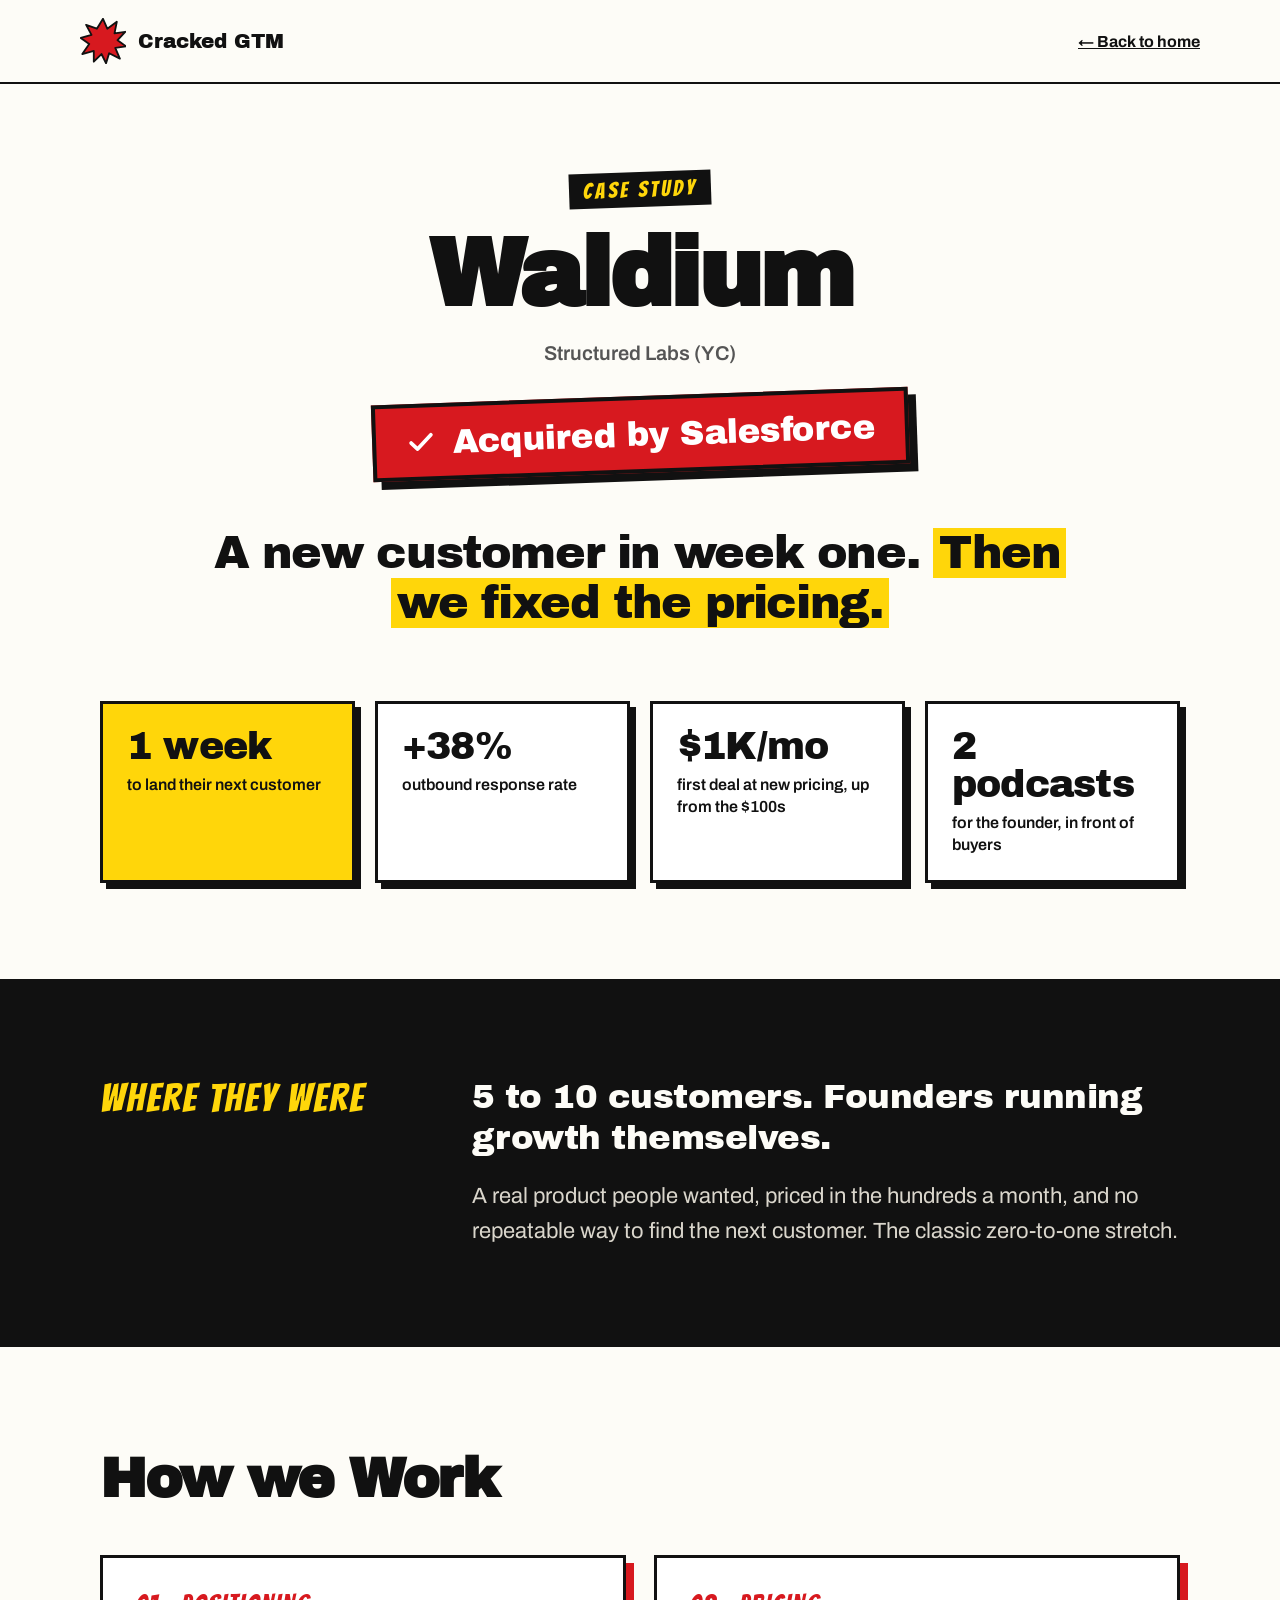
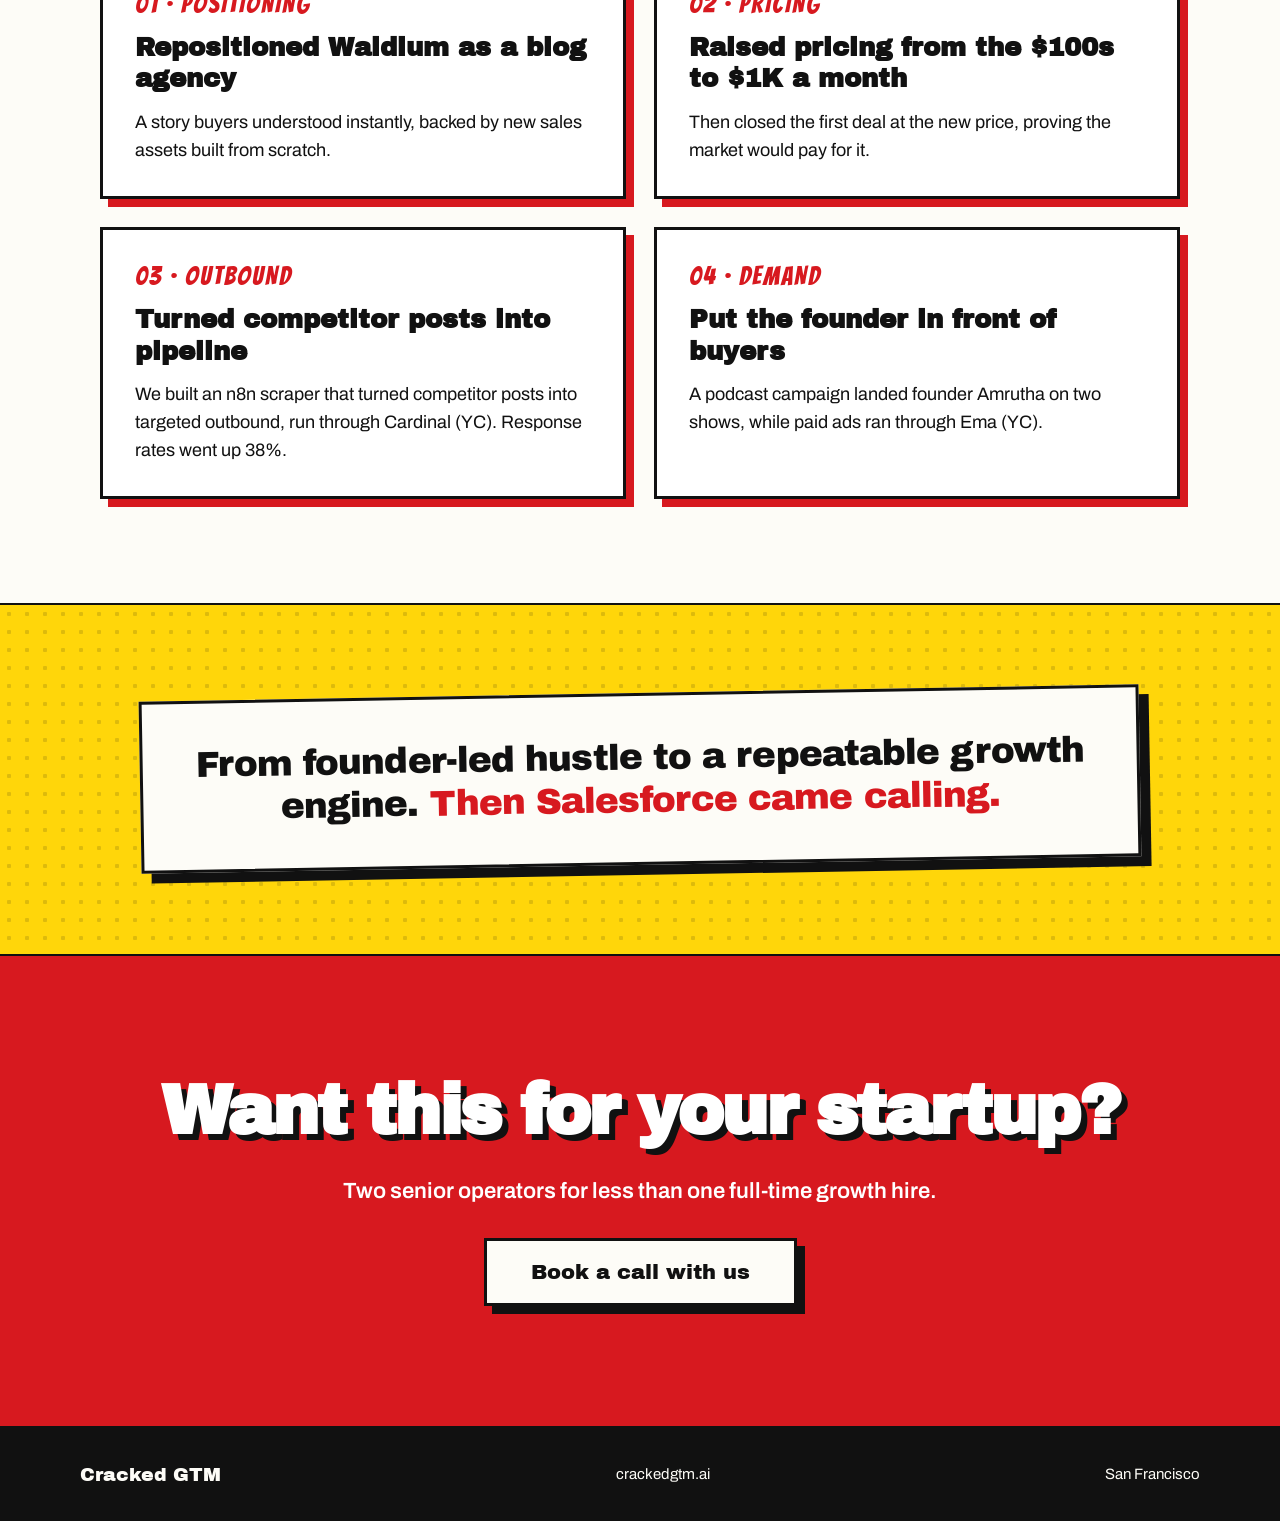
<file: waldium.html>
<!doctype html>
<html lang="en">
<head>
<meta charset="utf-8">
<meta name="viewport" content="width=device-width, initial-scale=1">
<title>Waldium case study | Cracked GTM</title>
<meta name="description" content="How we got Waldium (Structured Labs, YC) a new customer in week one, raised pricing to $1K a month, and lifted outbound response 38%. Later acquired by Salesforce.">
<meta property="og:title" content="Waldium case study | Cracked GTM">
<meta property="og:description" content="A new customer in week one. Then we fixed the pricing. Later acquired by Salesforce.">
<meta property="og:type" content="article">
<meta property="og:image" content="https://crackedgtm.ai/assets/og-image.png">
<meta property="og:image:width" content="1200">
<meta property="og:image:height" content="630">
<meta property="og:image:alt" content="Cracked GTM: Khaled and Priyanka, zero-to-one go-to-market operators">
<meta property="og:site_name" content="Cracked GTM">
<meta name="twitter:card" content="summary_large_image">
<meta name="twitter:image" content="https://crackedgtm.ai/assets/og-image.png">
<meta name="theme-color" content="#FDFCF7">
<link rel="icon" href="favicon.svg" type="image/svg+xml">
<link rel="preconnect" href="https://fonts.googleapis.com">
<link rel="preconnect" href="https://fonts.gstatic.com" crossorigin>
<link href="https://fonts.googleapis.com/css2?family=Archivo+Black&family=Archivo:wght@400;500;600;700&family=Bangers&display=swap" rel="stylesheet">
<style>
:root{--ink:#111111;--paper:#FDFCF7;--red:#D7191F;--yellow:#FFD60A;--muted:#555555}
*{box-sizing:border-box}
body{margin:0;background:var(--paper);color:var(--ink);font-family:'Archivo',system-ui,sans-serif;-webkit-font-smoothing:antialiased}
a{color:var(--ink)}
.wrap{width:100%;max-width:1080px;margin:0 auto}
.hl{background:var(--yellow);padding:0 6px;box-decoration-break:clone;-webkit-box-decoration-break:clone}

nav{height:84px;padding:0 80px;display:flex;align-items:center;justify-content:space-between;border-bottom:2px solid var(--ink)}
.brand{display:flex;align-items:center;gap:12px;text-decoration:none;font-family:'Archivo Black',sans-serif;font-size:20px}
.back{font-weight:700;font-size:16px}

header{padding:88px 24px 72px;display:flex;flex-direction:column;align-items:center;gap:22px;text-align:center}
.kicker{padding:6px 14px;background:var(--ink);color:var(--yellow);font-family:'Bangers',cursive;font-size:22px;letter-spacing:3px;transform:rotate(-2deg)}
h1{margin:0;font-family:'Archivo Black',sans-serif;font-size:clamp(60px,8vw,96px);line-height:.95;letter-spacing:-.035em}
.parent{margin:0;font-size:20px;font-weight:600;color:var(--muted)}
.stamp{margin-top:10px;padding:16px 30px;background:var(--red);color:#fff;border:4px solid var(--ink);box-shadow:8px 8px 0 var(--ink);transform:rotate(-2deg);display:flex;align-items:center;gap:16px;font-family:'Archivo Black',sans-serif;font-size:clamp(22px,3vw,34px);letter-spacing:-.015em}
.headline{margin:34px 0 0;max-width:900px;font-family:'Archivo Black',sans-serif;font-size:clamp(32px,4vw,46px);line-height:1.08;letter-spacing:-.03em}

.stats-sec{padding:0 24px 96px}
.stats{display:grid;grid-template-columns:repeat(4,minmax(0,1fr));gap:20px}
.stats div{padding:24px;background:#fff;border:3px solid var(--ink);box-shadow:6px 6px 0 var(--ink);display:flex;flex-direction:column;gap:8px}
.stats div.y{background:var(--yellow)}
.stats b{font-family:'Archivo Black',sans-serif;font-weight:400;font-size:38px;line-height:1;letter-spacing:-.02em}
.stats span{font-size:16px;line-height:1.4;font-weight:600}

.before{padding:96px 24px;background:var(--ink);color:var(--paper);border-top:2px solid var(--ink);border-bottom:2px solid var(--ink)}
.before .wrap{display:flex;gap:72px;align-items:flex-start}
.before h2{width:300px;flex-shrink:0;margin:0;font-family:'Bangers',cursive;font-weight:400;font-size:40px;letter-spacing:2px;color:var(--yellow)}
.before .txt{display:flex;flex-direction:column;gap:20px;font-size:22px;line-height:1.6}
.before .big{margin:0;font-family:'Archivo Black',sans-serif;font-size:34px;line-height:1.2;letter-spacing:-.015em}
.before .sm{margin:0;color:#DAD6CC}

.work{padding:104px 24px}
.work .wrap{display:flex;flex-direction:column;gap:48px}
.work h2{margin:0;font-family:'Archivo Black',sans-serif;font-size:clamp(40px,4.5vw,56px);line-height:1;letter-spacing:-.035em}
.cards{display:grid;grid-template-columns:repeat(2,minmax(0,1fr));gap:28px}
.card{padding:32px;background:#fff;border:3px solid var(--ink);box-shadow:8px 8px 0 var(--red);display:flex;flex-direction:column;gap:14px}
.card .n{font-family:'Bangers',cursive;font-size:26px;letter-spacing:2px;color:var(--red)}
.card h3{margin:0;font-family:'Archivo Black',sans-serif;font-size:26px;line-height:1.2}
.card p{margin:0;font-size:18px;line-height:1.55}

.pull{padding:88px 24px;border-top:2px solid var(--ink);border-bottom:2px solid var(--ink);background-color:var(--yellow);background-image:radial-gradient(rgba(17,17,17,.14) 2px,transparent 2.5px);background-size:18px 18px;display:flex;justify-content:center}
.pull p{width:100%;max-width:1000px;margin:0;padding:40px 48px;background:var(--paper);border:3px solid var(--ink);box-shadow:10px 10px 0 var(--ink);font-family:'Archivo Black',sans-serif;font-size:clamp(26px,3vw,36px);line-height:1.2;letter-spacing:-.025em;text-align:center;transform:rotate(-1deg)}
.pull .r{color:var(--red)}

.cta{background:var(--red);color:#fff;padding:120px 24px;display:flex;flex-direction:column;align-items:center;gap:30px;text-align:center;border-bottom:2px solid var(--ink)}
.cta h2{margin:0;max-width:1000px;font-family:'Archivo Black',sans-serif;font-size:clamp(44px,5.5vw,76px);line-height:.98;letter-spacing:-.035em;text-shadow:6px 6px 0 var(--ink)}
.cta p{margin:0;max-width:640px;font-size:22px;line-height:1.5;font-weight:600}
.btn{display:inline-flex;align-items:center;justify-content:center;min-height:68px;padding:0 44px;background:var(--paper);color:var(--ink);font-family:'Archivo Black',sans-serif;font-size:21px;text-decoration:none;border:3px solid var(--ink);box-shadow:8px 8px 0 var(--ink);transition:transform .12s ease,box-shadow .12s ease}
.btn:hover{transform:translate(-2px,-2px);box-shadow:10px 10px 0 var(--ink);color:var(--ink)}

footer{background:var(--ink);color:var(--paper);padding:36px 80px;display:flex;align-items:center;justify-content:space-between;gap:24px;font-size:15px}
footer a{color:var(--paper)}

@media (max-width:820px){
  nav{padding:0 20px;height:72px}
  .brand span{font-size:17px}
  header{padding:56px 20px 56px}
  .stamp{padding:12px 18px;gap:10px}
  .stamp svg{width:22px;height:22px}
  .stats-sec{padding:0 20px 72px}
  .stats{grid-template-columns:repeat(2,minmax(0,1fr));gap:14px}
  .stats div{padding:16px}
  .stats b{font-size:26px}
  .stats span{font-size:14px}
  .before{padding:72px 20px}
  .before .wrap{flex-direction:column;gap:20px}
  .before h2{width:auto;font-size:32px}
  .before .big{font-size:26px}
  .before .txt{font-size:19px}
  .work{padding:72px 20px}
  .cards{grid-template-columns:1fr;gap:20px}
  .card{padding:24px}
  .card h3{font-size:22px}
  .card p{font-size:17px}
  .pull{padding:64px 20px}
  .pull p{padding:28px 22px}
  .cta{padding:88px 20px}
  .cta p{font-size:19px}
  footer{flex-direction:column;padding:32px 20px;text-align:center}
}
</style>
</head>
<body>

<nav>
  <a class="brand" href="/">
    <svg viewBox="0 0 300 300" width="46" height="46" aria-hidden="true"><polygon points="150,5 178,70 240,25 225,100 295,90 245,145 300,185 230,195 260,265 190,230 170,295 140,235 90,285 90,215 15,235 60,170 5,130 75,110 40,45 110,70" fill="#D7191F" stroke="#111111" stroke-width="12" stroke-linejoin="round"/></svg>
    <span>Cracked GTM</span>
  </a>
  <a class="back" href="/">&larr; Back to home</a>
</nav>

<header>
  <span class="kicker">CASE STUDY</span>
  <h1>Waldium</h1>
  <p class="parent">Structured Labs (YC)</p>
  <div class="stamp">
    <svg width="30" height="30" viewBox="0 0 24 24" fill="none" stroke="#FFFFFF" stroke-width="3" stroke-linecap="round" stroke-linejoin="round" aria-hidden="true"><path d="M20 6 9 17l-5-5"/></svg>
    <span>Acquired by Salesforce</span>
  </div>
  <p class="headline">A new customer in week one. <span class="hl">Then we fixed the pricing.</span></p>
</header>

<section class="stats-sec" aria-label="Results">
  <div class="wrap stats">
    <div class="y"><b>1 week</b><span>to land their next customer</span></div>
    <div><b>+38%</b><span>outbound response rate</span></div>
    <div><b>$1K/mo</b><span>first deal at new pricing, up from the $100s</span></div>
    <div><b>2 podcasts</b><span>for the founder, in front of buyers</span></div>
  </div>
</section>

<section class="before">
  <div class="wrap">
    <h2>WHERE THEY WERE</h2>
    <div class="txt">
      <p class="big">5 to 10 customers. Founders running growth themselves.</p>
      <p class="sm">A real product people wanted, priced in the hundreds a month, and no repeatable way to find the next customer. The classic zero-to-one stretch.</p>
    </div>
  </div>
</section>

<section class="work">
  <div class="wrap">
    <h2>How we Work</h2>
    <div class="cards">
      <article class="card">
        <span class="n">01 &middot; POSITIONING</span>
        <h3>Repositioned Waldium as a blog agency</h3>
        <p>A story buyers understood instantly, backed by new sales assets built from scratch.</p>
      </article>
      <article class="card">
        <span class="n">02 &middot; PRICING</span>
        <h3>Raised pricing from the $100s to $1K a month</h3>
        <p>Then closed the first deal at the new price, proving the market would pay for it.</p>
      </article>
      <article class="card">
        <span class="n">03 &middot; OUTBOUND</span>
        <h3>Turned competitor posts into pipeline</h3>
        <p>We built an n8n scraper that turned competitor posts into targeted outbound, run through Cardinal (YC). Response rates went up 38%.</p>
      </article>
      <article class="card">
        <span class="n">04 &middot; DEMAND</span>
        <h3>Put the founder in front of buyers</h3>
        <p>A podcast campaign landed founder Amrutha on two shows, while paid ads ran through Ema (YC).</p>
      </article>
    </div>
  </div>
</section>

<section class="pull">
  <p>From founder-led hustle to a repeatable growth engine. <span class="r">Then Salesforce came calling.</span></p>
</section>

<section class="cta">
  <h2>Want this for your startup?</h2>
  <p>Two senior operators for less than one full-time growth hire.</p>
  <a class="btn" href="https://calendly.com/d/dtd7-vd3-fhw/discovery-call" target="_blank" rel="noopener">Book a call with us</a>
</section>

<footer>
  <span style="font-family:'Archivo Black',sans-serif;font-size:19px">Cracked GTM</span>
  <span>crackedgtm.ai</span>
  <span>San Francisco</span>
</footer>

</body>
</html>
</file>
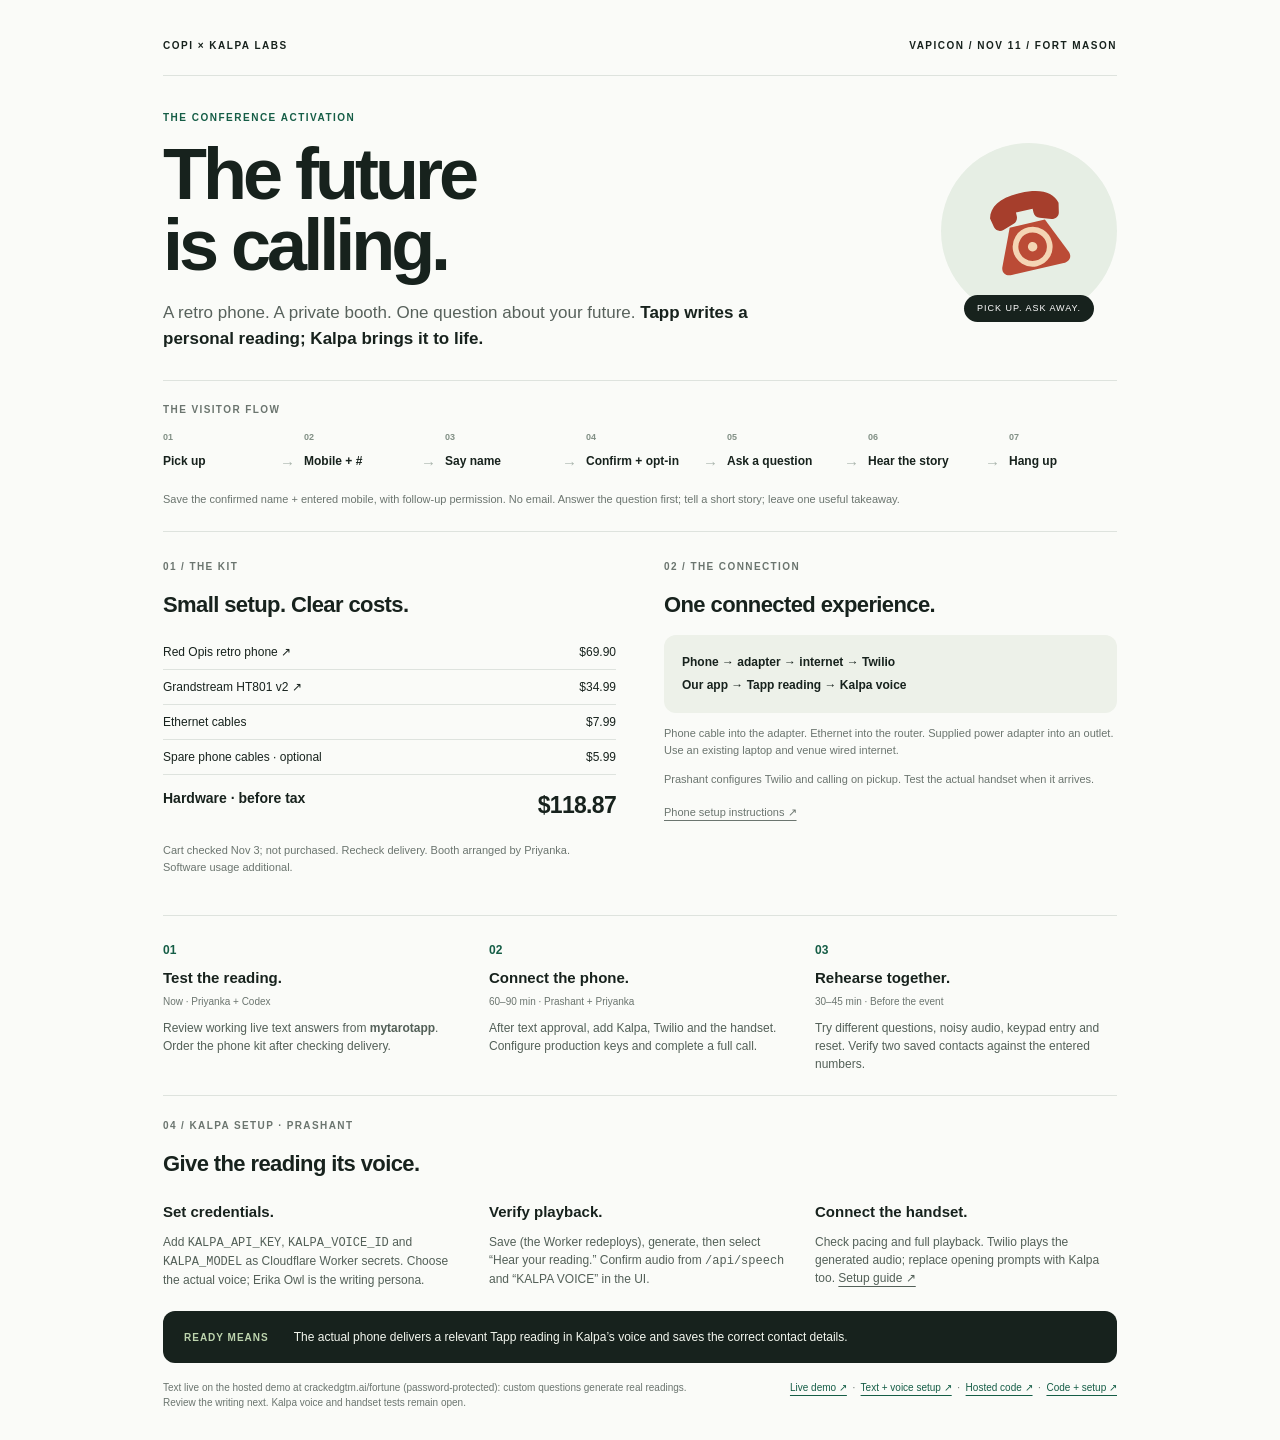
<file: fortune/brief.html>
<!doctype html><html lang="en"><head><meta charset="utf-8"><meta name="viewport" content="width=device-width,initial-scale=1"><title>The future is calling — VapiCon</title><style>
:root{--ink:#17221d;--muted:#6b756f;--line:#dee3de;--green:#155d46;--paper:#fafbf8}*{box-sizing:border-box}body{margin:0;background:var(--paper);color:var(--ink);font:15px/1.5 -apple-system,BlinkMacSystemFont,"Segoe UI",sans-serif}main{max-width:1050px;margin:0 auto;padding:38px 48px 32px}a{color:inherit;text-underline-offset:4px}nav{display:flex;justify-content:space-between;font-size:10px;letter-spacing:1.5px;font-weight:700;text-transform:uppercase;padding-bottom:22px;border-bottom:1px solid var(--line)}.hero{display:grid;grid-template-columns:1fr 220px;align-items:center;padding:34px 0 28px;gap:28px}.eyebrow{font-size:10px;letter-spacing:1.5px;color:var(--green);text-transform:uppercase;font-weight:700}h1{font-size:clamp(45px,6vw,72px);letter-spacing:-4px;line-height:.99;font-weight:550;margin:14px 0 18px}.intro{font-size:17px;max-width:600px;line-height:1.55;color:#58625c}.intro strong{color:var(--ink);font-weight:550}.phone-art{width:176px;height:176px;background:#e6eee4;border-radius:50%;display:grid;place-items:center;justify-self:end;position:relative}.phone-art svg{width:114px;height:114px;transform:rotate(-13deg)}.tag{position:absolute;bottom:-3px;font-size:9px;letter-spacing:1px;background:var(--ink);color:white;padding:7px 13px;border-radius:20px}.flow{padding:21px 0 24px;border-top:1px solid var(--line);border-bottom:1px solid var(--line)}.section-label{font-size:10px;text-transform:uppercase;letter-spacing:1.4px;color:var(--muted);font-weight:650;margin-bottom:14px}.steps{display:flex;align-items:flex-start;justify-content:space-between;gap:9px}.step{font-size:12px;font-weight:600;flex:1}.step small{display:block;font-size:9px;color:#829086;margin-bottom:7px}.arrow{color:#aab5ad;margin-top:21px}.caption{font-size:11px;color:var(--muted);margin:16px 0 0}.grid{display:grid;grid-template-columns:1fr 1fr;gap:48px;padding:27px 0}h2{font-size:22px;letter-spacing:-.6px;margin:0 0 14px;font-weight:600}.item{display:flex;justify-content:space-between;padding:8px 0;border-bottom:1px solid var(--line);font-size:12px}.item a{text-decoration:none}.item a:hover{text-decoration:underline}.total{border:0;font-weight:700;font-size:14px;padding-top:13px}.total b{font-size:23px;font-weight:550;letter-spacing:-.7px}.small{font-size:11px;color:var(--muted);line-height:1.6}.connection{background:#edf1e9;border-radius:12px;padding:16px 18px;font-size:12px;line-height:1.9;margin-bottom:12px}.connection strong{display:block;font-weight:600}.todo{display:grid;grid-template-columns:repeat(3,1fr);gap:24px;padding:22px 0;border-top:1px solid var(--line)}.todo .num{color:var(--green);font-size:12px;font-weight:700}.todo h3{font-size:15px;margin:7px 0 4px;font-weight:600}.owner{font-size:10px;color:var(--muted)}.todo p{font-size:12px;margin:10px 0 0;color:#536058}.ready{background:var(--ink);border-radius:12px;color:#f4f7ef;padding:17px 21px;display:flex;gap:25px;align-items:center;font-size:12px}.ready strong{white-space:nowrap;color:#bdd4ae;font-size:10px;letter-spacing:1px;text-transform:uppercase}.footer{display:flex;justify-content:space-between;gap:30px;padding-top:17px;font-size:10px;color:var(--muted)}.footer p{margin:0;max-width:550px}.footer a{color:var(--green)}@media(max-width:650px){main{padding:24px}.hero{grid-template-columns:1fr}.phone-art{display:none}h1{letter-spacing:-2px}.grid{grid-template-columns:1fr;gap:25px}.steps{flex-wrap:wrap}.step{min-width:70px}.arrow{display:none}.todo{grid-template-columns:1fr;gap:20px}.ready,.footer{display:block}.ready strong{display:block;margin-bottom:8px}.footer p{margin-bottom:10px}}@page{size:Letter;margin:.45in}@media print{body{background:white}main{padding:0;max-width:none}.hero{padding:22px 0}h1{font-size:54px}.phone-art{width:135px;height:135px}.grid{gap:32px;padding:20px 0}.todo{gap:20px;padding:18px 0}a{text-decoration:none}.ready{print-color-adjust:exact;-webkit-print-color-adjust:exact}}
</style></head><body><main>
<nav><span>Copi × Kalpa Labs</span><span>VapiCon / Nov 11 / Fort Mason</span></nav>
<div class="hero"><div><div class="eyebrow">The conference activation</div><h1>The future<br>is calling.</h1><div class="intro">A retro phone. A private booth. One question about your future. <strong>Tapp writes a personal reading; Kalpa brings it to life.</strong></div></div><div class="phone-art" aria-hidden="true"><svg viewBox="0 0 120 120" fill="none"><path d="M23 38c3-12 15-19 37-19s34 7 37 19l-2 10c-1 4-5 6-9 5l-12-4c-3-1-5-4-5-7v-4H51v4c0 3-2 6-5 7l-12 4c-4 1-8-1-9-5z" fill="#a63e2c"/><path d="M41 52h38l17 39c2 6-2 10-8 10H32c-6 0-10-4-8-10z" fill="#bb4b36"/><circle cx="60" cy="77" r="18" stroke="#f4d5b4" stroke-width="6"/><circle cx="60" cy="77" r="5" fill="#f4d5b4"/></svg><span class="tag">PICK UP. ASK AWAY.</span></div></div>
<section class="flow"><div class="section-label">The visitor flow</div><div class="steps"><div class="step"><small>01</small>Pick up</div><span class="arrow">→</span><div class="step"><small>02</small>Mobile + #</div><span class="arrow">→</span><div class="step"><small>03</small>Say name</div><span class="arrow">→</span><div class="step"><small>04</small>Confirm + opt-in</div><span class="arrow">→</span><div class="step"><small>05</small>Ask a question</div><span class="arrow">→</span><div class="step"><small>06</small>Hear the story</div><span class="arrow">→</span><div class="step"><small>07</small>Hang up</div></div><p class="caption">Save the confirmed name + entered mobile, with follow-up permission. No email. Answer the question first; tell a short story; leave one useful takeaway.</p></section>
<div class="grid"><section><div class="section-label">01 / The kit</div><h2>Small setup. Clear costs.</h2><div class="item"><a href="https://www.amazon.com/dp/B07GDQHLSR">Red Opis retro phone ↗</a><span>$69.90</span></div><div class="item"><a href="https://www.amazon.com/dp/B0DPZSNL8K">Grandstream HT801 v2 ↗</a><span>$34.99</span></div><div class="item"><span>Ethernet cables</span><span>$7.99</span></div><div class="item"><span>Spare phone cables · optional</span><span>$5.99</span></div><div class="item total"><span>Hardware · before tax</span><b>$118.87</b></div><p class="small">Cart checked Nov 3; not purchased. Recheck delivery. Booth arranged by Priyanka. Software usage additional.</p></section>
<section><div class="section-label">02 / The connection</div><h2>One connected experience.</h2><div class="connection"><strong>Phone → adapter → internet → Twilio</strong><strong>Our app → Tapp reading → Kalpa voice</strong></div><p class="small">Phone cable into the adapter. Ethernet into the router. Supplied power adapter into an outlet. Use an existing laptop and venue wired internet.</p><p class="small">Prashant configures Twilio and calling on pickup. Test the actual handset when it arrives.</p><a class="small" href="https://github.com/theofficialpinkie/magic-eight-phone/blob/main/docs/PHONE-SETUP.md">Phone setup instructions ↗</a></section></div>
<section class="todo"><div><span class="num">01</span><h3>Test the reading.</h3><div class="owner">Now · Priyanka + Codex</div><p>Review working live text answers from <strong>mytarotapp</strong>. Order the phone kit after checking delivery.</p></div><div><span class="num">02</span><h3>Connect the phone.</h3><div class="owner">60–90 min · Prashant + Priyanka</div><p>After text approval, add Kalpa, Twilio and the handset. Configure production keys and complete a full call.</p></div><div><span class="num">03</span><h3>Rehearse together.</h3><div class="owner">30–45 min · Before the event</div><p>Try different questions, noisy audio, keypad entry and reset. Verify two saved contacts against the entered numbers.</p></div></section>
<section style="border-top:1px solid var(--line);padding:22px 0"><div class="section-label">04 / Kalpa setup · Prashant</div><h2>Give the reading its voice.</h2><div class="todo" style="border:0;padding:0"><div><h3>Set credentials.</h3><p>Add <code>KALPA_API_KEY</code>, <code>KALPA_VOICE_ID</code> and <code>KALPA_MODEL</code> as Cloudflare Worker secrets. Choose the actual voice; Erika Owl is the writing persona.</p></div><div><h3>Verify playback.</h3><p>Save (the Worker redeploys), generate, then select “Hear your reading.” Confirm audio from <code>/api/speech</code> and “KALPA VOICE” in the UI.</p></div><div><h3>Connect the handset.</h3><p>Check pacing and full playback. Twilio plays the generated audio; replace opening prompts with Kalpa too. <a href="https://github.com/theofficialpinkie/magic-eight-phone/blob/main/docs/READING-AND-VOICE-SETUP.md">Setup guide ↗</a></p></div></div></section><div class="ready"><strong>Ready means</strong><span>The actual phone delivers a relevant Tapp reading in Kalpa’s voice and saves the correct contact details.</span></div>
<footer class="footer"><p>Text live on the hosted demo at crackedgtm.ai/fortune (password-protected): custom questions generate real readings. Review the writing next. Kalpa voice and handset tests remain open.</p><span><a href="https://crackedgtm.ai/fortune/">Live demo ↗</a>&nbsp; · &nbsp;<a href="https://github.com/theofficialpinkie/magic-eight-phone/blob/main/docs/READING-AND-VOICE-SETUP.md">Text + voice setup ↗</a>&nbsp; · &nbsp;<a href="https://github.com/theofficialpinkie/crackedgtm/tree/main/worker/fortune">Hosted code ↗</a>&nbsp; · &nbsp;<a href="https://github.com/theofficialpinkie/magic-eight-phone">Code + setup ↗</a></span></footer>
</main></body></html>
</file>
<file: fortune/style.css>
@import url("https://fonts.googleapis.com/css2?family=DM+Sans:wght@400;500;600;700&family=Instrument+Serif:ital@0;1&display=swap");
:root {
  --bg: #121018;
  --paper: #f6f0e6;
  --muted: #b4a9bd;
  --accent: #d4f294;
  --line: #42384d;
}
* {
  box-sizing: border-box;
}
body {
  margin: 0;
  background: var(--bg);
  color: var(--paper);
  font-family: "DM Sans", Arial, sans-serif;
}
.shell {
  max-width: 1320px;
  padding: 34px 60px 25px;
  margin: auto;
}
header {
  display: flex;
  justify-content: space-between;
  align-items: center;
  border-bottom: 1px solid var(--line);
  padding-bottom: 26px;
}
.brand {
  font-size: 14px;
  letter-spacing: 2px;
  text-decoration: none;
  color: var(--paper);
  font-weight: 700;
}
.brand span {
  color: var(--muted);
  padding: 0 10px;
}
.edition,
.eyebrow,
.topline,
.bottom,
footer,
.aside-note {
  font-size: 10px;
  letter-spacing: 1.5px;
}
.edition {
  color: var(--muted);
}
main {
  display: grid;
  grid-template-columns: 1fr 1fr;
  gap: 90px;
  padding: 54px 0 35px;
}
.eyebrow {
  color: var(--accent);
  margin-bottom: 22px;
}
h1 {
  font-family: "Instrument Serif", Georgia, serif;
  font-size: 76px;
  line-height: 0.99;
  font-weight: 400;
  letter-spacing: -2px;
  margin: 0;
}
h1 span {
  color: var(--accent);
}
.lede {
  font-size: 15px;
  line-height: 1.7;
  color: #c2b9ca;
  margin: 24px 0;
}
.orb {
  position: relative;
  width: 205px;
  height: 205px;
  border-radius: 50%;
  margin: 25px 0 10px 65px;
  background: radial-gradient(
    circle at 34% 25%,
    #50425e 0,
    #21172e 36%,
    #09070e 73%
  );
  box-shadow:
    inset -9px -9px 15px #000,
    0 18px 45px #0009,
    0 0 65px #a079cc22;
  border: 1px solid #6d5a8055;
  display: grid;
  place-items: center;
  transform: rotate(-12deg);
}
.eight {
  border-radius: 50%;
  background: #eee7d5;
  width: 79px;
  height: 79px;
  display: grid;
  place-items: center;
  color: #17121e;
  font-size: 57px;
  font-weight: 600;
  box-shadow: inset 0 0 11px #a49b8d;
}
.aside-note {
  color: #988a9e;
  margin-left: 83px;
  margin-top: 22px;
}
.experience {
  padding: 4px 0;
  display: flex;
  flex-direction: column;
  min-height: 570px;
}
.topline {
  display: flex;
  justify-content: space-between;
  color: var(--muted);
  font-size: 9px;
}
.live {
  color: var(--accent);
  display: flex;
  align-items: center;
  gap: 7px;
}
.live i {
  width: 5px;
  height: 5px;
  border-radius: 50%;
  background: var(--accent);
}
.progress {
  height: 2px;
  background: var(--line);
  margin: 20px 0 29px;
}
.progress span {
  display: block;
  background: var(--accent);
  width: 20%;
  height: 100%;
  transition: width 0.3s;
}
h2 {
  font-family: "Instrument Serif", Georgia, serif;
  font-weight: 400;
  font-size: 37px;
  line-height: 1.1;
  letter-spacing: -0.6px;
  margin: 0 0 13px;
}
.sub {
  color: #bfb3c7;
  font-size: 14px;
  line-height: 1.6;
  margin: 0 0 23px;
}
label {
  display: block;
  font-size: 11px;
  letter-spacing: 0.8px;
  color: #ccc1d2;
  margin-bottom: 9px;
}
input,
textarea {
  width: 100%;
  border: 1px solid #665572;
  border-radius: 8px;
  padding: 14px 16px;
  font: inherit;
  background: #211b2b;
  color: var(--paper);
  outline: none;
}
input:focus,
textarea:focus {
  border-color: var(--accent);
  box-shadow: 0 0 0 2px #d4f29420;
}
input[type="tel"] {
  font-size: 23px;
  letter-spacing: 1px;
}
textarea {
  resize: vertical;
  min-height: 110px;
  font-size: 16px;
}
button {
  font: inherit;
  cursor: pointer;
}
button:disabled {
  opacity: 0.55;
  cursor: wait;
}
.primary {
  background: var(--accent);
  border: 0;
  border-radius: 7px;
  width: 100%;
  padding: 16px;
  margin-top: 20px;
  color: #171c10;
  font-weight: 700;
  font-size: 13px;
  display: flex;
  justify-content: space-between;
}
.secondary {
  border: 1px solid #685a73;
  color: var(--paper);
  background: transparent;
  border-radius: 6px;
  padding: 10px 13px;
  margin-top: 12px;
  font-size: 12px;
}
.small {
  font-size: 11px;
  line-height: 1.6;
  color: #b2a5bd;
}
.keypad {
  display: grid;
  grid-template-columns: repeat(3, 1fr);
  gap: 7px;
  margin-top: 13px;
}
.keypad button {
  color: var(--paper);
  background: #211b2b;
  border: 1px solid #3e3449;
  border-radius: 6px;
  padding: 9px;
  font-size: 19px;
}
.keypad button:hover {
  background: #342740;
}
.row {
  display: flex;
  gap: 10px;
  align-items: center;
}
.row .secondary {
  flex: 1;
}
.detail {
  border-bottom: 1px solid var(--line);
  padding: 11px 0;
  display: flex;
  justify-content: space-between;
  gap: 10px;
}
.detail span {
  color: var(--muted);
  font-size: 12px;
}
.detail strong {
  font-weight: 500;
}
.permission {
  margin-top: 18px;
  padding: 13px;
  border: 1px solid var(--line);
  border-radius: 8px;
}
.permission legend {
  font-size: 12px;
  padding: 0 6px;
}
.permission label {
  display: inline-flex;
  align-items: center;
  gap: 7px;
  font-size: 13px;
  margin: 6px 16px 6px 0;
  letter-spacing: 0;
}
.permission input {
  width: auto;
  accent-color: var(--accent);
}
.fortune {
  border-left: 2px solid var(--accent);
  padding-left: 20px;
  margin: 25px 0;
}
.fortune p {
  font-family: "Instrument Serif", Georgia, serif;
  font-size: 27px;
  line-height: 1.4;
}
.fortune .verdict {
  color: var(--accent);
  font-family: inherit;
  font-size: 11px;
  text-transform: uppercase;
  letter-spacing: 2px;
}
footer {
  border-top: 1px solid var(--line);
  padding-top: 17px;
  margin-top: auto;
  display: flex;
  flex-direction: column;
  gap: 9px;
  color: #9d8da7;
  font-size: 8px;
  letter-spacing: 0.9px;
}
.bottom {
  border-top: 1px solid var(--line);
  padding-top: 22px;
  display: flex;
  justify-content: space-between;
  color: #94839f;
  font-size: 9px;
}
#error {
  color: #ffbcae;
  font-size: 13px;
  min-height: 20px;
  margin: 14px 0;
}
.mic {
  font-size: 12px;
  color: var(--accent);
}
@media (max-width: 850px) {
  .shell {
    padding: 22px;
  }
  main {
    gap: 35px;
  }
  h1 {
    font-size: 58px;
  }
  .orb {
    margin-left: 25px;
    width: 160px;
    height: 160px;
  }
  .aside-note {
    margin-left: 10px;
  }
}
@media (max-width: 620px) {
  main {
    grid-template-columns: 1fr;
    padding: 30px 0;
    gap: 25px;
  }
  aside .orb,
  aside .aside-note {
    display: none;
  }
  h1 {
    font-size: 53px;
  }
  h1 br {
    display: none;
  }
  .lede {
    margin: 14px 0;
  }
  .eyebrow {
    margin-bottom: 14px;
  }
  .experience {
    min-height: 550px;
  }
  .edition {
    font-size: 8px;
  }
  .brand {
    font-size: 11px;
  }
  .bottom {
    gap: 20px;
    line-height: 1.6;
  }
  .topline {
    font-size: 8px;
  }
}

.cards {
  display: grid;
  grid-template-columns: repeat(3, 1fr);
  gap: 10px;
  margin: 18px 0;
}
.tarot-card {
  min-height: 170px;
  border: 1px solid #85704d;
  background: linear-gradient(145deg, #30223d, #17121e);
  border-radius: 9px;
  padding: 17px 12px;
  display: flex;
  flex-direction: column;
  justify-content: space-between;
  text-align: center;
}
.tarot-card span {
  color: #bca985;
  font-size: 9px;
  letter-spacing: 1px;
  text-transform: uppercase;
}
.tarot-card strong {
  font-family: "Instrument Serif", Georgia, serif;
  font-size: 25px;
  font-weight: 400;
}
.tarot-card em {
  font-size: 10px;
  color: var(--muted);
}
.fortune p {
  font-size: 22px;
}
.experience:has(.cards) {
  min-height: 740px;
}
@media (max-width: 620px) {
  .tarot-card {
    min-height: 150px;
    padding: 12px 7px;
  }
  .tarot-card strong {
    font-size: 21px;
  }
}

.card-details{margin:22px 0 14px}.card-details summary{cursor:pointer;font-size:12px;color:var(--muted)}.fortune p{font-family:"DM Sans",Arial,sans-serif;font-size:17px;line-height:1.8}.fortune{padding-left:0;border:0}.fortune .verdict{margin-bottom:18px}.experience:has(.fortune){min-height:650px}
</file>
